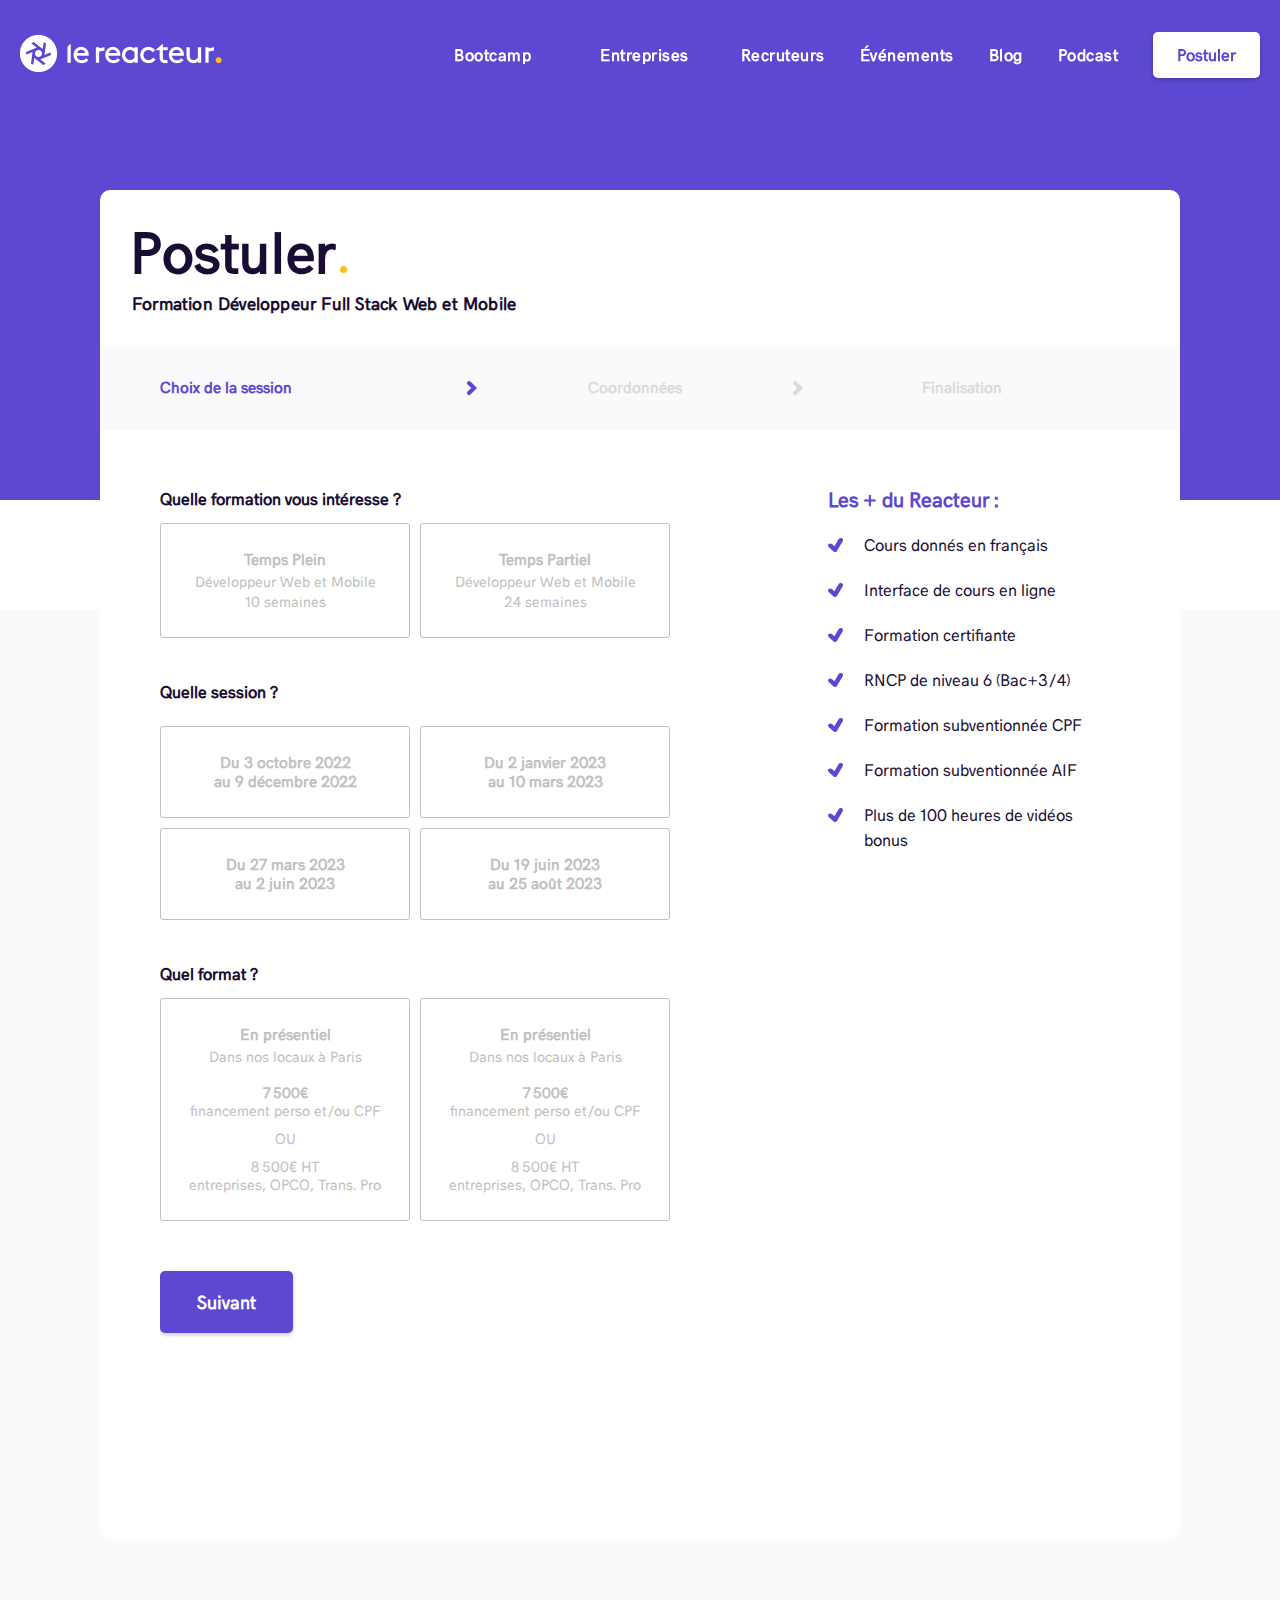
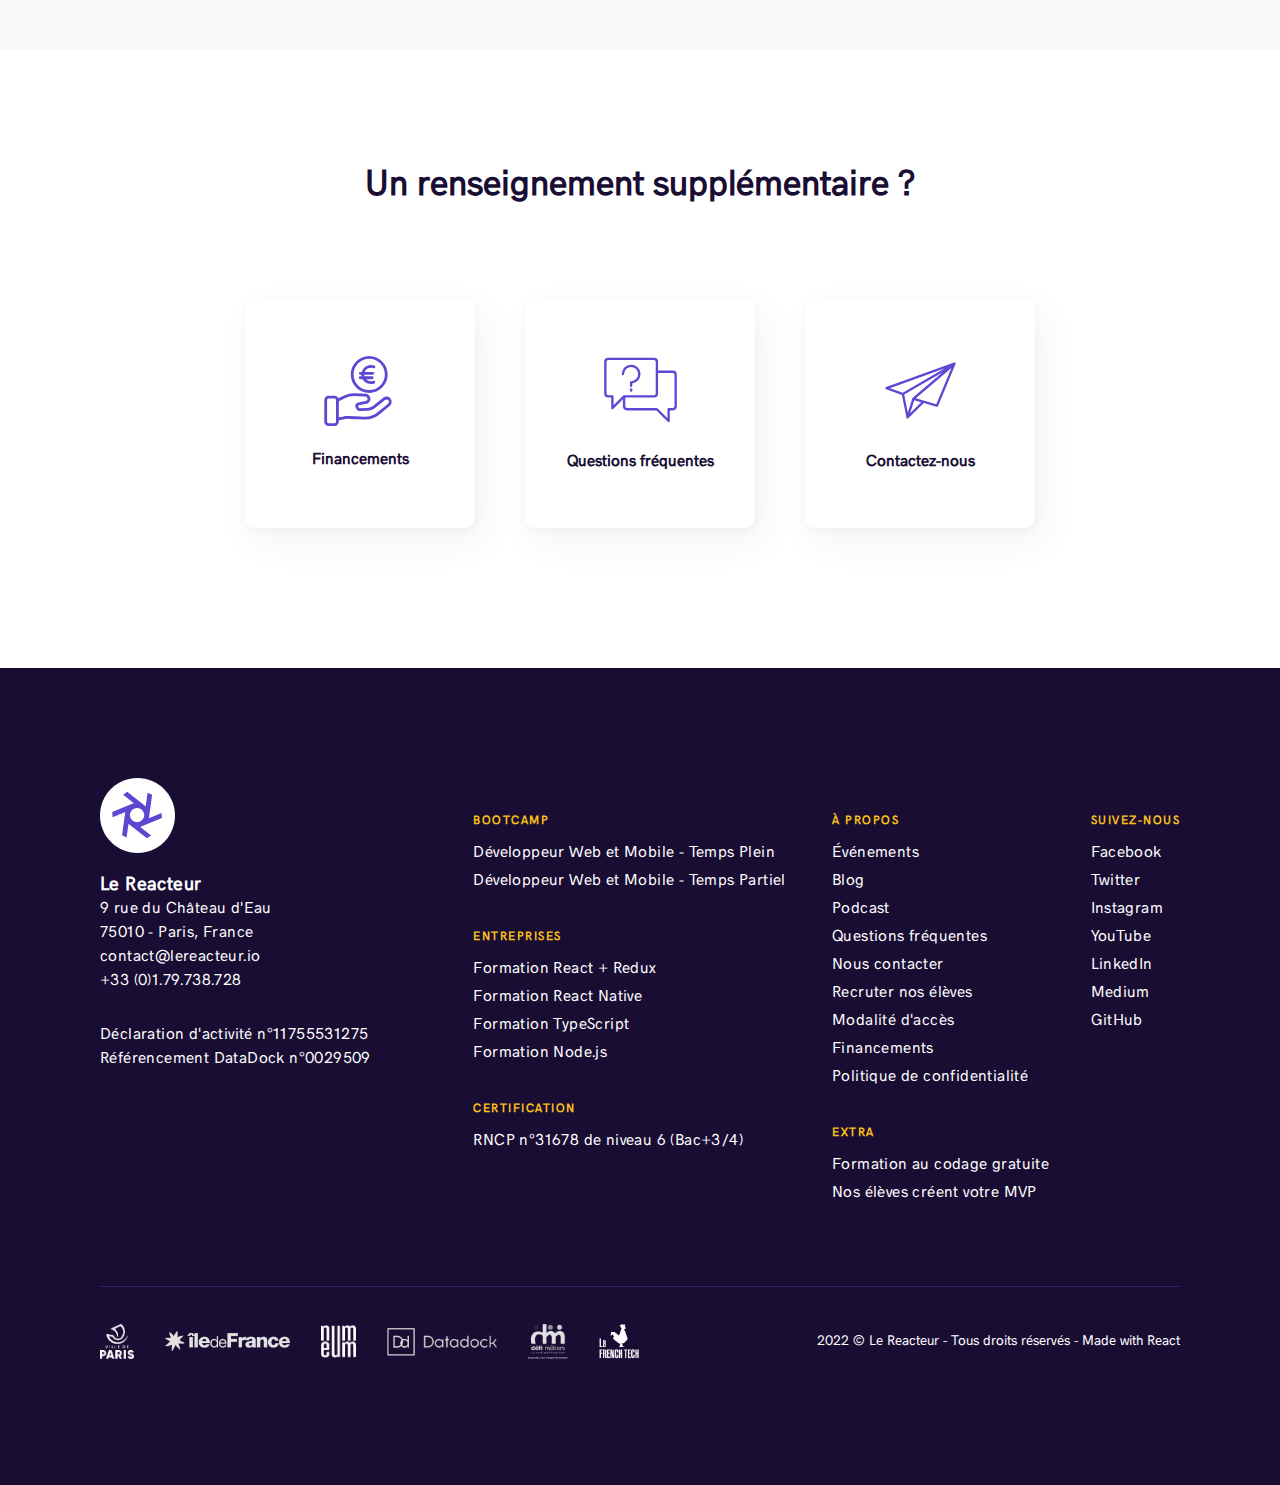
<file: apply.html>
<!DOCTYPE html>
<html lang="en">
  <head>
    <meta charset="UTF-8" />
    <meta http-equiv="X-UA-Compatible" content="IE=edge" />
    <meta name="viewport" content="width=device-width, initial-scale=1.0" />
    <link rel="stylesheet" href="css/main.css" />
    <title>Apply for one of our training sessions | The Reactor</title>
  </head>
  <body>
    <section class="header">
      <div class="header__container">
        <a href="/">
          <img
            src="assets/images/logo-le-reacteur-2.png"
            alt="Le Reacteur - Logo"
            class="logo logo2"
          />
          <img
            src="assets/images/logo-le-reacteur.png"
            alt="Le Reacteur - Logo"
            class="logo logo1"
          />
        </a>
        <div class="blank"></div>
        <div class="nav">
          <button class="bootcampBtn">
            <div class="nav__buttonItem">Bootcamp</div>
            <div data-placement="bottom" class="drop-menu">
              <li class="drop-menu__list">
                <a
                  aria-current="page"
                  class="drop-menu__link"
                  href="/bootcamp-javascript/formation-developpeur-web-mobile/"
                >
                  <p class="drop-menu__primaryText">
                    Développeur Web et Mobile
                  </p>
                  <p class="drop-menu__secondaryText">
                    <span><span>Temps plein</span> - 10 semaines</span>
                  </p>
                </a>
              </li>
              <li class="drop-menu__list">
                <a
                  class="drop-menu__link"
                  href="/bootcamp-javascript/formation-developpeur-web-mobile-temps-partiel/"
                  ><p class="drop-menu__primaryText">
                    Développeur Web et Mobile
                  </p>
                  <p class="drop-menu__secondaryText">
                    <span><span>Temps partiel </span>- 24 semaines </span>
                  </p></a
                >
              </li>
              <li class="drop-menu__list">
                <a
                  class="drop-menu__link"
                  href="/apprendre-a-coder-gratuitement/"
                  ><p class="drop-menu__primaryText">Préparation au Bootcamp</p>
                  <p class="drop-menu__secondaryText">
                    <span><span>Formation en ligne </span>- gratuite </span>
                  </p></a
                >
              </li>
            </div>
          </button>
          <button class="entprBtn">
            <a class="nav__link" href="/formations-professionnelles/"
              >Entreprises</a
            >
            <div data-placement="bottom" class="drop-menu enterprise-drop-menu">
              <li class="drop-menu__list">
                <a class="drop-menu__link" href="/formation/react-redux/"
                  ><p class="drop-menu__primaryText">Formation React + Redux</p>
                  <p class="drop-menu__secondaryText">
                    <span
                      ><span class="css-in3yi3">Temps plein </span>- 5 jours
                    </span>
                  </p></a
                >
              </li>
              <li class="drop-menu__list">
                <a class="drop-menu__link" href="/formation/react-native/"
                  ><p class="drop-menu__primaryText">Formation React Native</p>
                  <p class="drop-menu__secondaryText">
                    <span
                      ><span class="css-in3yi3">Temps plein </span>- 5 jours
                    </span>
                  </p></a
                >
              </li>
              <li class="drop-menu__list">
                <a class="drop-menu__link" href="/formation/typescript/"
                  ><p class="drop-menu__primaryText">Formation TypeScript</p>
                  <p class="drop-menu__secondaryText">
                    <span
                      ><span class="css-in3yi3">Temps plein </span>- 3 jours
                    </span>
                  </p></a
                >
              </li>
              <li class="drop-menu__list">
                <a class="drop-menu__link" href="/formation/node-js/"
                  ><p class="drop-menu__primaryText">Formation Node.js</p>
                  <p class="drop-menu__secondaryText">
                    <span
                      ><span class="css-in3yi3">Temps plein </span>- 3 jours
                    </span>
                  </p></a
                >
              </li>
            </div>
          </button>
          <a class="nav__link" href="/recruteurs/">Recruteurs</a>
          <a class="nav__link" href="/evenements/">Événements</a>
          <a class="nav__link" href="/blog/">Blog</a>
          <a class="nav__link" href="/podcast/">Podcast</a>
          <a class="nav__secondaryButton" href="/postuler">
            <span>Postuler</span>
          </a>
        </div>
        <button class="menu-btn">
          <div class="menu-btn__line"></div>
          <div class="menu-btn__line"></div>
          <div class="menu-btn__line"></div>
        </button>
        <div class="hamburger-menu">
          <div class="hamburger-menu__wrapper">
            <a class="nav__link" href="/recruteurs/">Bootcamp</a>
            <a class="nav__link" href="/recruteurs/">Entreprises</a>
            <a class="nav__link" href="/recruteurs/">Recruteurs</a>
            <a class="nav__link" href="/evenements/">Événements</a>
            <a class="nav__link" href="/blog/">Blog</a>
            <a class="nav__link" href="/podcast/">Podcast</a>
            <a class="nav__secondaryButton" href="/postuler">
              <span>Postuler</span>
            </a>
            <button class="close-menu-btn">
              <span>&times;</span>
            </button>
          </div>
        </div>
      </div>
    </section>

    <div id="" class="apply-layout1">
      <div></div>
    </div>

    <div class="apply-layout2"></div>

    <div class="apply-layout3">
      <div class="apply-layout3__container">
        <div class="apply-layout3__wrapper">
          <div class="apply-header">
            <div>
              <h1>Postuler</h1>
              <p>Formation Développeur Full Stack Web et Mobile</p>
            </div>
          </div>
          <div class="apply-form-menu">
            <button class="apply-menu-btn1">Choix de la session</button>
            <svg width="10" height="14" xmlns="http://www.w3.org/2000/svg">
              <path
                d="M.595956 3.41381l3.647463 3.58606-3.647463 3.58607c-.794608.78101-.794608 2.04704 0 2.82805C.992751 13.805 1.513672 14 2.034592 14c.520921 0 1.041842-.195 1.438637-.58601L10 6.99987 3.473229.58576c-.79359-.78101-2.083683-.78101-2.877273 0-.794608.78101-.794608 2.04704 0 2.82805z"
                fill="#5C48D3"
                fill-rule="evenodd"
              ></path>
            </svg>
            <button class="apply-menu-btn2">Coordonnées</button>
            <svg width="10" height="14" xmlns="http://www.w3.org/2000/svg">
              <path
                d="M.595956 3.41381l3.647463 3.58606-3.647463 3.58607c-.794608.78101-.794608 2.04704 0 2.82805C.992751 13.805 1.513672 14 2.034592 14c.520921 0 1.041842-.195 1.438637-.58601L10 6.99987 3.473229.58576c-.79359-.78101-2.083683-.78101-2.877273 0-.794608.78101-.794608 2.04704 0 2.82805z"
                fill="#DADADA"
                fill-rule="evenodd"
              ></path>
            </svg>
            <button class="apply-menu-btn3">Finalisation</button>
          </div>
          <div class="apply-form-container">
            <div class="apply-form-grid">
              <div class="form-layout">
                <div class="all-forms">
                  <form id="form1" class="apply-form">
                    <p class="apply-form__text1">
                      Quelle formation vous intéresse ?
                    </p>
                    <div class="training-form-group">
                      <div class="training-form-grid">
                        <div class="training-grid-1">Temps Plein<br /></div>
                        <div class="training-grid-2">
                          Développeur Web et Mobile
                        </div>
                        <div class="training-grid-3">10 semaines</div>
                      </div>
                      <div class="training-form-grid">
                        <div class="training-grid-1">Temps Partiel<br /></div>
                        <div class="training-grid-2">
                          Développeur Web et Mobile
                        </div>
                        <div class="training-grid-3">24 semaines</div>
                      </div>
                    </div>
                    <div>
                      <p class="form-question">Quelle session ?</p>
                      <div class="session-grid">
                        <div class="session-grid__item">
                          <div class="item-wrapper">
                            <div class="item-content">
                              Du 3 octobre 2022<br />
                              au 9 décembre 2022
                            </div>
                            <!-- <div class="css-1kj3kmp"></div>
                          <div class="css-13256gu"></div> -->
                          </div>
                        </div>
                        <div class="session-grid__item">
                          <div class="item-wrapper">
                            <div class="item-content">
                              Du 2 janvier 2023<br />
                              au 10 mars 2023
                            </div>
                            <!-- <div class="css-1kj3kmp"></div>
                          <div class="css-13256gu"></div> -->
                          </div>
                        </div>
                        <div class="session-grid__item">
                          <div class="item-wrapper">
                            <div class="item-content">
                              Du 27 mars 2023<br />
                              au 2 juin 2023
                            </div>
                            <!-- <div class="css-1kj3kmp"></div>
                          <div class="css-13256gu"></div> -->
                          </div>
                        </div>
                        <div class="session-grid__item">
                          <div class="item-wrapper">
                            <div class="item-content">
                              Du 19 juin 2023<br />
                              au 25 août 2023
                            </div>
                            <div class="css-1kj3kmp"></div>
                            <div class="css-13256gu"></div>
                          </div>
                        </div>
                      </div>
                    </div>
                    <div>
                      <p class="form-question">Quel format ?</p>
                      <div class="format-grid">
                        <div class="format-grid__item">
                          <div class="format-item-text1">
                            En présentiel<br />
                          </div>
                          <div class="format-item-text2">
                            Dans nos locaux à Paris
                          </div>
                          <div class="format-item-text3">
                            <div class="format-item-text3">
                              <div class="format-item-text4">
                                <div>7 500€</div>
                                <span
                                  >&nbsp;financement perso et/ou CPF&nbsp;</span
                                >
                              </div>
                            </div>
                            <div class="format-item-text5">OU</div>
                            <div class="format-item-text3">
                              <div>8 500€ HT</div>
                              <span
                                >&nbsp;entreprises, OPCO, Trans. Pro&nbsp;</span
                              >
                            </div>
                          </div>
                        </div>
                        <div class="format-grid__item">
                          <div class="format-item-text1">
                            En présentiel<br />
                          </div>
                          <div class="format-item-text2">
                            Dans nos locaux à Paris
                          </div>
                          <div class="format-item-text3">
                            <div class="format-item-text3">
                              <div class="format-item-text4">
                                <div>7 500€</div>
                                <span
                                  >&nbsp;financement perso et/ou CPF&nbsp;</span
                                >
                              </div>
                            </div>
                            <div class="format-item-text5">OU</div>
                            <div class="format-item-text3">
                              <div>8 500€ HT</div>
                              <span
                                >&nbsp;entreprises, OPCO, Trans. Pro&nbsp;</span
                              >
                            </div>
                          </div>
                        </div>
                      </div>
                    </div>
                    <button id="nextBtn1" class="apply-next-btn">
                      <span>Suivant</span>
                    </button>
                  </form>

                  <!-- Second form -->
                  <form action="#" id="form2" class="personal-info-form">
                    <div>
                      <div class="form__group1">
                        <div>
                          <div class="form__label">
                            <p class="label-name">Prénom&nbsp;</p>
                            <p class="label-required">*</p>
                          </div>
                          <input
                            type="text"
                            name="firstName"
                            class="form__input"
                          />
                        </div>
                        <div class="pd-45">
                          <div class="form__label">
                            <p class="label-name">Nom&nbsp;</p>
                            <p class="label-required">*</p>
                          </div>
                          <input
                            type="text"
                            name="lastName"
                            class="form__input"
                          />
                        </div>
                      </div>

                      <div class="form__group1 long-input">
                        <div>
                          <div class="form__label">
                            <p class="label-name">Date de naissance</p>
                          </div>
                          <input
                            type="text"
                            name="date"
                            placeholder="JJ/MM/AAAA"
                            class="form__input"
                          />
                        </div>
                      </div>
                      <div class="form__group1">
                        <div>
                          <div class="form__label">
                            <p class="label-name">Email&nbsp;</p>
                          </div>
                          <input type="text" name="email" class="form__input" />
                        </div>
                        <div class="pd-45">
                          <div class="form__label">
                            <p class="label-name">Téléphone&nbsp;</p>
                          </div>
                          <input
                            type="text"
                            name="telephone"
                            class="form__input"
                          />
                        </div>
                      </div>
                    </div>
                    <div class="next-prev-btn">
                      <button id="prevBtn1" type="button" class="form-prev-btn">
                        <svg
                          width="15"
                          height="10"
                          xmlns="http://www.w3.org/2000/svg"
                          class="css-1sylyko"
                        >
                          <path
                            d="M1.5 4.5h9M1.5 4.5l3-3M4.5 7.5l-3-3"
                            stroke="#5C48D3"
                            stroke-width="2"
                            fill="none"
                            fill-rule="evenodd"
                            stroke-linecap="round"
                          ></path>
                        </svg>
                        Précédent
                      </button>
                      <button id="nextBtn2" class="form-next-btn">
                        <span>Suivant</span>
                      </button>
                    </div>
                  </form>

                  <!-- Second form ends -->

                  <!-- Third form -->
                  <form action="#" id="form3" class="extra-info-form">
                    <p class="form3-primary-text">
                      Êtes-vous inscrit(e)s à Pôle Emploi ?
                    </p>
                    <p class="form3-secondary-text">
                      Nous aimerions savoir si vous êtes potentiellement
                      éligible à un financement.
                    </p>
                    <div class="form3-choice-box">
                      <div class="choice-1">Oui</div>
                      <div class="choice-2">Non</div>
                    </div>
                    <div>
                      <p class="form3-primary-text">
                        Quel est votre identifiant Pôle Emploi ?
                      </p>
                      <p class="form3-secondary-text">
                        Nous aimerions savoir si vous êtes potentiellement
                        éligible à un financement.
                      </p>
                      <input name="question2" class="form__input" value="" />
                    </div>
                    <p class="form3-primary-text">
                      Quel est votre code postal ?
                    </p>
                    <input
                      type="text"
                      pattern="[0-9]{5}"
                      name="question3"
                      class="form__input"
                      value=""
                    />
                    <p class="form3-primary-text">
                      Pourquoi souhaitez-vous suivre une formation de ce type ?
                    </p>
                    <p class="form3-secondary-text">
                      Expliquez-nous votre intérêt pour cette formation, nous
                      sommes curieux d'en savoir plus sur votre motivation.
                    </p>
                    <textarea
                      type="why"
                      name="why"
                      class="form__textarea"
                    ></textarea>
                    <p class="form3-primary-text">
                      Êtes-vous en situation de handicap ?
                    </p>
                    <p class="form3-secondary-text">
                      Nous vérifierons ensemble comment vous proposer
                      l'accompagnement le plus adapté possible.
                    </p>
                    <div class="form3-choice-box">
                      <div class="choice-1">Oui</div>
                      <div class="choice-2">Non</div>
                    </div>
                    <div class="form3-terms">
                      <input
                        name="optIn"
                        id="optIn"
                        type="checkbox"
                        class="terms-checkbox"
                        value=""
                      />
                      <p class="form3-secondary-text">
                        <label for="optIn"
                          >J'accepte que Le Reacteur me recontacte par
                          mail.</label
                        >
                      </p>
                    </div>
                    <div class="next-prev-btn">
                      <button id="prevBtn3" type="button" class="form-prev-btn">
                        <svg
                          width="15"
                          height="10"
                          xmlns="http://www.w3.org/2000/svg"
                          class="css-1sylyko"
                        >
                          <path
                            d="M1.5 4.5h9M1.5 4.5l3-3M4.5 7.5l-3-3"
                            stroke="#5C48D3"
                            stroke-width="2"
                            fill="none"
                            fill-rule="evenodd"
                            stroke-linecap="round"
                          ></path>
                        </svg>
                        Précédent</button
                      ><button class="form-next-btn" type="submit">
                        <span>Envoyer</span>
                      </button>
                    </div>
                  </form>
                  <!-- Third form Ends -->
                </div>
              </div>

              <div class="pluspoint">
                <div class="pluspoint__wrapper">
                  <h2 class="pluspoint__header">
                    <p>Les + du Reacteur :</p>
                  </h2>
                  <div class="pluspoint__item">
                    <div class="pluspoint__tick">
                      <svg
                        width="15"
                        height="14"
                        xmlns="http://www.w3.org/2000/svg"
                      >
                        <path
                          d="M13.8133628.27203668c-1.1157535-.57931165-2.5211183-.20243604-3.1384173.83666385L6.39077522 8.30379434 3.93888673 6.01562099c-.90114113-.84097101-2.36188975-.84097101-3.26303088 0-.90114113.840971-.90114113 2.20418393 0 3.04515493l4.6153195 4.30714988C5.72732304 13.7760282 6.31577628 14 6.92269079 14c.10615235 0 .21345853-.0064607.31961087-.0215357.71652836-.0936806 1.34536564-.4953223 1.69728375-1.0864786l5.76914939-9.69108713c.6196066-1.04017669.2180738-2.35062703-.895372-2.9288619z"
                          fill="#5C48D3"
                          fill-rule="evenodd"
                        ></path>
                      </svg>
                    </div>
                    <div class="pluspoint__text">
                      <h3 class="">Cours donnés en français</h3>
                    </div>
                  </div>
                  <div class="pluspoint__item">
                    <div class="pluspoint__tick">
                      <svg
                        width="15"
                        height="14"
                        xmlns="http://www.w3.org/2000/svg"
                      >
                        <path
                          d="M13.8133628.27203668c-1.1157535-.57931165-2.5211183-.20243604-3.1384173.83666385L6.39077522 8.30379434 3.93888673 6.01562099c-.90114113-.84097101-2.36188975-.84097101-3.26303088 0-.90114113.840971-.90114113 2.20418393 0 3.04515493l4.6153195 4.30714988C5.72732304 13.7760282 6.31577628 14 6.92269079 14c.10615235 0 .21345853-.0064607.31961087-.0215357.71652836-.0936806 1.34536564-.4953223 1.69728375-1.0864786l5.76914939-9.69108713c.6196066-1.04017669.2180738-2.35062703-.895372-2.9288619z"
                          fill="#5C48D3"
                          fill-rule="evenodd"
                        ></path>
                      </svg>
                    </div>
                    <div class="pluspoint__text">
                      <h3 class="">Interface de cours en ligne</h3>
                    </div>
                  </div>
                  <div class="pluspoint__item">
                    <div class="pluspoint__tick">
                      <svg
                        width="15"
                        height="14"
                        xmlns="http://www.w3.org/2000/svg"
                      >
                        <path
                          d="M13.8133628.27203668c-1.1157535-.57931165-2.5211183-.20243604-3.1384173.83666385L6.39077522 8.30379434 3.93888673 6.01562099c-.90114113-.84097101-2.36188975-.84097101-3.26303088 0-.90114113.840971-.90114113 2.20418393 0 3.04515493l4.6153195 4.30714988C5.72732304 13.7760282 6.31577628 14 6.92269079 14c.10615235 0 .21345853-.0064607.31961087-.0215357.71652836-.0936806 1.34536564-.4953223 1.69728375-1.0864786l5.76914939-9.69108713c.6196066-1.04017669.2180738-2.35062703-.895372-2.9288619z"
                          fill="#5C48D3"
                          fill-rule="evenodd"
                        ></path>
                      </svg>
                    </div>
                    <div class="pluspoint__text">
                      <h3 class="">Formation certifiante</h3>
                    </div>
                  </div>
                  <div class="pluspoint__item">
                    <div class="pluspoint__tick">
                      <svg
                        width="15"
                        height="14"
                        xmlns="http://www.w3.org/2000/svg"
                      >
                        <path
                          d="M13.8133628.27203668c-1.1157535-.57931165-2.5211183-.20243604-3.1384173.83666385L6.39077522 8.30379434 3.93888673 6.01562099c-.90114113-.84097101-2.36188975-.84097101-3.26303088 0-.90114113.840971-.90114113 2.20418393 0 3.04515493l4.6153195 4.30714988C5.72732304 13.7760282 6.31577628 14 6.92269079 14c.10615235 0 .21345853-.0064607.31961087-.0215357.71652836-.0936806 1.34536564-.4953223 1.69728375-1.0864786l5.76914939-9.69108713c.6196066-1.04017669.2180738-2.35062703-.895372-2.9288619z"
                          fill="#5C48D3"
                          fill-rule="evenodd"
                        ></path>
                      </svg>
                    </div>
                    <div class="pluspoint__text">
                      <h3 class="">RNCP de niveau 6 (Bac+3/4)</h3>
                    </div>
                  </div>
                  <div class="pluspoint__item">
                    <div class="pluspoint__tick">
                      <svg
                        width="15"
                        height="14"
                        xmlns="http://www.w3.org/2000/svg"
                      >
                        <path
                          d="M13.8133628.27203668c-1.1157535-.57931165-2.5211183-.20243604-3.1384173.83666385L6.39077522 8.30379434 3.93888673 6.01562099c-.90114113-.84097101-2.36188975-.84097101-3.26303088 0-.90114113.840971-.90114113 2.20418393 0 3.04515493l4.6153195 4.30714988C5.72732304 13.7760282 6.31577628 14 6.92269079 14c.10615235 0 .21345853-.0064607.31961087-.0215357.71652836-.0936806 1.34536564-.4953223 1.69728375-1.0864786l5.76914939-9.69108713c.6196066-1.04017669.2180738-2.35062703-.895372-2.9288619z"
                          fill="#5C48D3"
                          fill-rule="evenodd"
                        ></path>
                      </svg>
                    </div>
                    <div class="pluspoint__text">
                      <h3 class="">Formation subventionnée CPF</h3>
                    </div>
                  </div>
                  <div class="pluspoint__item">
                    <div class="pluspoint__tick">
                      <svg
                        width="15"
                        height="14"
                        xmlns="http://www.w3.org/2000/svg"
                      >
                        <path
                          d="M13.8133628.27203668c-1.1157535-.57931165-2.5211183-.20243604-3.1384173.83666385L6.39077522 8.30379434 3.93888673 6.01562099c-.90114113-.84097101-2.36188975-.84097101-3.26303088 0-.90114113.840971-.90114113 2.20418393 0 3.04515493l4.6153195 4.30714988C5.72732304 13.7760282 6.31577628 14 6.92269079 14c.10615235 0 .21345853-.0064607.31961087-.0215357.71652836-.0936806 1.34536564-.4953223 1.69728375-1.0864786l5.76914939-9.69108713c.6196066-1.04017669.2180738-2.35062703-.895372-2.9288619z"
                          fill="#5C48D3"
                          fill-rule="evenodd"
                        ></path>
                      </svg>
                    </div>
                    <div class="pluspoint__text">
                      <h3 class="">Formation subventionnée AIF</h3>
                    </div>
                  </div>
                  <div class="pluspoint__item">
                    <div class="pluspoint__tick">
                      <svg
                        width="15"
                        height="14"
                        xmlns="http://www.w3.org/2000/svg"
                      >
                        <path
                          d="M13.8133628.27203668c-1.1157535-.57931165-2.5211183-.20243604-3.1384173.83666385L6.39077522 8.30379434 3.93888673 6.01562099c-.90114113-.84097101-2.36188975-.84097101-3.26303088 0-.90114113.840971-.90114113 2.20418393 0 3.04515493l4.6153195 4.30714988C5.72732304 13.7760282 6.31577628 14 6.92269079 14c.10615235 0 .21345853-.0064607.31961087-.0215357.71652836-.0936806 1.34536564-.4953223 1.69728375-1.0864786l5.76914939-9.69108713c.6196066-1.04017669.2180738-2.35062703-.895372-2.9288619z"
                          fill="#5C48D3"
                          fill-rule="evenodd"
                        ></path>
                      </svg>
                    </div>
                    <div class="pluspoint__text">
                      <h3 class="">Plus de 100 heures de vidéos bonus</h3>
                    </div>
                  </div>
                </div>
              </div>
            </div>
          </div>
        </div>
      </div>
    </div>

    <section id="" class="additional-info">
      <div class="additional-info__container">
        <div class="additional-info__wrapper">
          <span class="additional-header"
            >Un renseignement supplémentaire ?</span
          >
          <div class="additional-info__grid">
            <div class="additonal-grid-item">
              <a class="additional-wrapper-link" href="/financements"
                ><div class="additional-image-wrapper">
                  <svg
                    class=""
                    xmlns="http://www.w3.org/2000/svg"
                    width="70"
                    height="70"
                    x="0"
                    y="0"
                    viewBox="0 0 496 496"
                  >
                    <g>
                      <g xmlns="http://www.w3.org/2000/svg">
                        <g>
                          <path
                            d="M327.448,0c-72.1,0-130.8,58.7-130.8,130.8s58.7,130.9,130.8,130.9s130.8-58.7,130.8-130.8S399.548,0,327.448,0z     M327.548,241.7c-61.2,0-110.9-49.6-110.9-110.8c0,0,0,0,0-0.1c0.1-61.1,49.6-110.7,110.8-110.8c61.2,0,110.9,49.6,110.9,110.8    S388.748,241.7,327.548,241.7z"
                            fill="#5c48d3"
                          ></path>
                        </g>
                      </g>
                      <g xmlns="http://www.w3.org/2000/svg">
                        <g>
                          <path
                            d="M356.848,175.3c0,0,0,0-0.1,0c-17.6,6.8-37.6,2.6-50.9-10.8c-0.2-0.2-0.4-0.6-0.6-0.6h42.2c5.5,0,10-4.5,10-10    s-4.5-10-10-10h-53.7c-1.1-3.6-1.7-7.3-1.8-11h60.8c5.5,0,10-4.5,10-10s-4.5-10-10-10h-57.2c2.3-5.9,5.9-11.3,10.4-15.7    c13.3-13.4,33.3-17.6,50.9-10.8c5.2,2,11-0.6,12.9-5.8c1.9-5.1-0.6-10.9-5.7-12.9c-25-9.6-53.3-3.6-72.2,15.4    c-8.4,8.2-14.4,18.5-17.4,29.9h-10.4c-5.5,0-10,4.5-10,10s4.5,10,10,10h8c0.2,3.7,0.6,7.4,1.3,11h-9.5c-5.5,0-10,4.5-10,10    s4.5,10,10,10h16.6c3.1,5.3,6.9,10.3,11.2,14.7c18.9,19,47.3,25,72.3,15.3c5.2-2,7.7-7.8,5.8-12.9    C367.748,175.9,361.948,173.4,356.848,175.3z"
                            fill="#5c48d3"
                          ></path>
                        </g>
                      </g>
                      <g xmlns="http://www.w3.org/2000/svg">
                        <g>
                          <path
                            d="M479.048,302.4c-0.2-0.5-0.5-0.9-0.8-1.3c-12.9-15.9-36.2-18.3-52.2-5.4c-20,16.3-49.1,39.8-68,55.1    c-13.3,10.7-29.7,16.8-46.8,17.4l-51.2,1.7c-2.1,0.1-4-1-5.1-2.7l-5.7-9.8c-1-1.6-1.1-3.5-0.3-5.2c0.8-1.7,2.3-2.9,4.1-3.2    l52.9-10c18.6-3.5,31.6-21.1,29.5-40.2c-2-18.4-17.6-32.2-36-32.2c-0.5,0-1.1,0-1.8,0l-70.7-2.9c-28.2-1-52.4,4.4-80.7,18.1    l-37,17.9c-5.2-10.8-16.1-17.7-28.1-17.7h-40.9c-17.1-0.1-31,13.7-31.1,30.8v152.3c0.1,17.1,14,30.9,31.1,30.9h40.9    c17.1,0,30.9-13.8,31-30.9v-10.3l39.3-7.2c12.7-1.9,20.7-2.6,34.2-2l107.5,5c38.7,1.7,76.6-11.1,106.3-35.9l74.5-61.8l0.1-0.1    C488.948,340.1,491.148,317.8,479.048,302.4z M92.148,465.1c0,6-4.9,10.9-10.9,10.9h-41.2c-6,0-10.9-4.9-10.9-10.9V312.9    c0-6,4.9-10.9,10.9-10.9h41.2c6,0,10.9,4.9,10.9,10.9V465.1z M461.148,337.5l-74.4,61.7c-25.9,21.6-59,32.7-92.7,31.3l-107.5-5    c-15.1-0.7-24.3,0.2-38.2,2.2c-0.1,0-0.2,0-0.3,0.1l-35.9,6.6v-114l42.8-20.7c25.2-12.2,46.5-17,71.2-16.1l71.2,2.9    c0.4,0,0.9,0,1.3,0c0.1,0,0.5,0,0.8,0c8.2,0.1,15.2,6.2,16.2,14.4c1,8.6-4.8,16.6-13.3,18.3l-52.9,10c-13.9,2.6-23,16.1-20.4,30    c0.6,2.9,1.6,5.7,3.1,8.2l5.7,9.7c4.8,8.1,13.6,12.9,23,12.6l51.2-1.7c21.4-0.8,42-8.5,58.7-21.8c18.9-15.3,48.1-38.8,68.1-55.1    c7.2-5.6,17.5-4.7,23.6,2.1c0.2,0.4,0.5,0.8,0.8,1.2C468.948,321.3,468.048,331.7,461.148,337.5z"
                            fill="#5c48d3"
                          ></path>
                        </g>
                      </g>
                      <g xmlns="http://www.w3.org/2000/svg"></g>
                      <g xmlns="http://www.w3.org/2000/svg"></g>
                      <g xmlns="http://www.w3.org/2000/svg"></g>
                      <g xmlns="http://www.w3.org/2000/svg"></g>
                      <g xmlns="http://www.w3.org/2000/svg"></g>
                      <g xmlns="http://www.w3.org/2000/svg"></g>
                      <g xmlns="http://www.w3.org/2000/svg"></g>
                      <g xmlns="http://www.w3.org/2000/svg"></g>
                      <g xmlns="http://www.w3.org/2000/svg"></g>
                      <g xmlns="http://www.w3.org/2000/svg"></g>
                      <g xmlns="http://www.w3.org/2000/svg"></g>
                      <g xmlns="http://www.w3.org/2000/svg"></g>
                      <g xmlns="http://www.w3.org/2000/svg"></g>
                      <g xmlns="http://www.w3.org/2000/svg"></g>
                      <g xmlns="http://www.w3.org/2000/svg"></g>
                    </g>
                  </svg>
                </div>
                <p class="additional-text">Financements</p></a
              >
            </div>
            <div class="additonal-grid-item">
              <a class="additional-wrapper-link" href="/faq/"
                ><div class="additional-image-wrapper">
                  <svg
                    xmlns="http://www.w3.org/2000/svg"
                    class=""
                    width="75"
                    height="75"
                    x="0"
                    y="0"
                    viewBox="0 0 512 512"
                  >
                    <g>
                      <g xmlns="http://www.w3.org/2000/svg">
                        <path
                          d="m476 120h-100v-60a28.031 28.031 0 0 0 -28-28h-312a28.031 28.031 0 0 0 -28 28v216a28.031 28.031 0 0 0 28 28h20v72a8 8 0 0 0 13.66 5.66l66.34-66.35v48.69a28.031 28.031 0 0 0 28 28h200.69l77.65 77.66a8 8 0 0 0 13.66-5.66v-72h20a28.031 28.031 0 0 0 28-28v-216a28.031 28.031 0 0 0 -28-28zm-332 168a8.008 8.008 0 0 0 -5.66 2.34l-66.34 66.35v-60.69a8 8 0 0 0 -8-8h-28a12.01 12.01 0 0 1 -12-12v-216a12.01 12.01 0 0 1 12-12h312a12.01 12.01 0 0 1 12 12v216a12.01 12.01 0 0 1 -12 12zm344 76a12.01 12.01 0 0 1 -12 12h-28a8 8 0 0 0 -8 8v60.69l-66.34-66.35a8.008 8.008 0 0 0 -5.66-2.34h-204a12.01 12.01 0 0 1 -12-12v-60h196a28.031 28.031 0 0 0 28-28v-140h100a12.01 12.01 0 0 1 12 12z"
                          fill="#5c48d3"
                        ></path>
                        <path
                          d="m136 152a8 8 0 0 0 8-8 48 48 0 1 1 48 48 8 8 0 0 0 -8 8v24a8 8 0 0 0 16 0v-16.5a64 64 0 1 0 -72-63.5 8 8 0 0 0 8 8z"
                          fill="#5c48d3"
                        ></path>
                        <path
                          d="m192 240a8 8 0 0 0 -8 8v8a8 8 0 0 0 16 0v-8a8 8 0 0 0 -8-8z"
                          fill="#5c48d3"
                        ></path>
                      </g>
                    </g>
                  </svg>
                </div>
                <p class="additional-text">Questions fréquentes</p></a
              >
            </div>
            <div class="additonal-grid-item">
              <a class="additional-wrapper-link" href="/contact/"
                ><div class="additional-image-wrapper">
                  <svg
                    xmlns="http://www.w3.org/2000/svg"
                    class=""
                    width="75"
                    height="75"
                    x="0"
                    y="0"
                    viewBox="0 0 64 64"
                  >
                    <g transform="matrix(1,0,0,1,0,1.4210854715202004e-14)">
                      <g xmlns="http://www.w3.org/2000/svg" id="Send">
                        <path
                          d="m61.724 8.31a1 1 0 0 0 -1.064-.25l-58 21a1 1 0 0 0 0 1.882l13.47 4.809 3.89 19.449a1 1 0 0 0 .927.8h.053a.992.992 0 0 0 .679-.281c.008-.005 13.142-13.029 13.142-13.029l10.892 3.268a1 1 0 0 0 1.21-.573l15-36a1 1 0 0 0 -.199-1.075zm-8.939 4.728-35.885 20.862-10.945-3.906zm-31.572 37.928-3.092-15.461 32.779-19.057-25.549 21.791a1.845 1.845 0 0 0 -.306.463zm1.944.483 3.5-11.207 5.981 1.794zm22.267-7.666-17.378-5.213 30.329-25.87z"
                          fill="#5c48d3"
                        ></path>
                      </g>
                    </g>
                  </svg>
                </div>
                <p class="additional-text">Contactez-nous</p></a
              >
            </div>
          </div>
        </div>
      </div>
    </section>

    <section class="footer">
      <div class="footer__container">
        <div>
          <div class="footer__upper">
            <div class="footer__upperLeft">
              <svg
                class="footer__logo"
                viewBox="0 0 92 92"
                xmlns="http://www.w3.org/2000/svg"
              >
                <g fill="none" fill-rule="evenodd">
                  <path
                    d="M90.8315333 56.5369881C98.2732146 22.9686635 69.0308448-6.27817768 35.4634102 1.17026095 18.3546512 4.9871106 4.99235941 18.3463593 1.17194819 35.4539134-6.28362334 69.0274467 22.9743729 98.2847053 56.5470164 90.8275855 73.6552163 87.0076606 87.0149775 73.64553 90.8315333 56.5369881z"
                    fill="#FFF"
                  ></path>
                  <path
                    d="M51.328338 59.3300521L76 49.1991893l-.4613778-6.239722-15.6472498 6.4273306c.1875699-.709252.3227956-1.431554.4045664-2.1609728l3.6359326-26.5292414-5.5830158-2.7237985-2.3120537 16.9056167c-.4380135-.441841-.9025651-.8560579-1.3910197-1.2403011L33.4241244 17l-5.1285243 3.522872 13.3455254 10.4661263c-.7051683.189719-1.395635.4312439-2.0658708.7226404L15 41.8042849l.4596563 6.2379849 15.6506928-6.4273306c-.1868137.704722-.3220336 1.4223478-.4045664 2.1470759l-3.6290463 26.5431383 5.5830158 2.7237985 2.3120537-16.9056166c.4375736.4423129.902155.8565564 1.3910197 1.2403011L57.5758756 74l5.1268027-3.522872-13.3472469-10.4678634c.6727107-.1790943 1.3319975-.406067 1.9729066-.6792125zm-5.8274772-22.6398379c4.8224108 0 8.7317472 3.9446643 8.7317472 8.8106544 0 4.86599-3.9093364 8.8106543-8.7317472 8.8106543-4.8224109 0-8.7317473-3.9446643-8.7317473-8.8106543.004745-4.8640055 3.9113033-8.8058665 8.7317473-8.8106544z"
                    fill="#5C47D3"
                    fill-rule="nonzero"
                  ></path>
                </g>
              </svg>
              <ul class="footer__leftLists">
                <li class="footer__boldList">Le Reacteur</li>
                <li>9 rue du Château d'Eau</li>
                <li>75010 - Paris, France</li>
                <li>
                  <span
                    class="footer__email"
                    style="unicode-bidi: bidi-override; direction: ltr"
                    >contact@lereacteur.io</span
                  >
                </li>
                <li>
                  <a href="tel:+33179738728" class="footer__number"
                    >+33 (0)1.79.738.728</a
                  >
                </li>
                <li class="footer__coordinates">
                  Déclaration d'activité n°11755531275
                </li>
                <li>Référencement DataDock n°0029509</li>
              </ul>
            </div>
            <div class="footer__upperRight">
              <div>
                <div class="footer__upperRightItem">
                  <p class="footer-header">Bootcamp</p>
                  <div class="footer-item">
                    <a
                      class="itemLink"
                      href="/bootcamp-javascript/formation-developpeur-web-mobile/"
                      >Développeur Web et Mobile - Temps Plein</a
                    ><a
                      class="itemLink"
                      href="/bootcamp-javascript/formation-developpeur-web-mobile-temps-partiel/"
                      >Développeur Web et Mobile - Temps Partiel</a
                    >
                  </div>
                </div>
                <div class="footer__upperRightItem">
                  <p class="footer-header">Entreprises</p>
                  <div class="footer-item">
                    <a class="itemLink" href="/formation/react-redux/"
                      >Formation React + Redux</a
                    ><a class="itemLink" href="/formation/react-native/"
                      >Formation React Native</a
                    ><a class="itemLink" href="/formation/typescript/"
                      >Formation TypeScript</a
                    ><a class="itemLink" href="/formation/node-js/"
                      >Formation Node.js</a
                    >
                  </div>
                </div>
                <div class="footer__upperRightItem">
                  <p class="footer-header">Certification</p>
                  <div class="footer-item">
                    <a
                      class="itemLink"
                      href="/titre-rncp-concepteur-developpeur-d-applications"
                      >RNCP n°31678 de niveau 6 (Bac+3/4)</a
                    >
                  </div>
                </div>
              </div>
              <div>
                <div class="footer__upperRightItem">
                  <p class="footer-header">À Propos</p>
                  <div class="footer-item">
                    <a class="itemLink" href="/evenements/">Événements</a
                    ><a class="itemLink" href="/blog/">Blog</a
                    ><a class="itemLink" href="/podcast/">Podcast</a
                    ><a class="itemLink" href="/faq/">Questions fréquentes</a
                    ><a aria-current="page" class="itemLink" href="/contact/"
                      >Nous contacter</a
                    ><a class="itemLink" href="/recruteurs/"
                      >Recruter nos élèves</a
                    ><a class="itemLink" href="/modalites-d-acces/"
                      >Modalité d'accès</a
                    ><a class="itemLink" href="/financements/">Financements</a
                    ><a class="itemLink" href="/politique-de-confidentialite/"
                      >Politique de confidentialité</a
                    >
                  </div>
                </div>
                <div class="footer__upperRightItem">
                  <p class="footer-header">Extra</p>
                  <div class="footer-item">
                    <a class="itemLink" href="/apprendre-a-coder-gratuitement/"
                      >Formation au codage gratuite</a
                    ><a class="itemLink" href="/produit-minimum-viable-gratuit"
                      >Nos élèves créent votre MVP</a
                    >
                  </div>
                </div>
              </div>
              <div>
                <div class="footer__upperRightItem">
                  <p class="footer-header">Suivez-nous</p>
                  <div class="footer-item">
                    <a
                      href="https://www.facebook.com/LeReacteurIO/"
                      rel="noopener noreferrer"
                      class="itemLink"
                      >Facebook</a
                    ><a
                      href="https://twitter.com/lereacteurIO"
                      rel="noopener noreferrer"
                      class="itemLink"
                      >Twitter</a
                    ><a
                      href="https://www.instagram.com/lereacteur.io/"
                      rel="noopener noreferrer"
                      class="itemLink"
                      >Instagram</a
                    ><a
                      href="https://www.youtube.com/channel/UCZiSHyumY80PJWHUr9jiDvQ"
                      rel="noopener noreferrer"
                      class="itemLink"
                      >YouTube</a
                    ><a
                      href="https://www.linkedin.com/school/le-reacteur/"
                      rel="noopener noreferrer"
                      class="itemLink"
                      >LinkedIn</a
                    ><a
                      href="https://medium.com/le-reacteur"
                      rel="noopener noreferrer"
                      class="itemLink"
                      >Medium</a
                    ><a
                      href="https://github.com/LeReacteur"
                      rel="noopener noreferrer"
                      class="itemLink"
                      >GitHub</a
                    >
                  </div>
                </div>
              </div>
            </div>
          </div>
          <div class="footer__lower">
            <div class="footer__lowerLeft">
              <img
                width="auto"
                height="35"
                src="[data-uri]"
                alt="Logo Ville de Paris"
              /><img
                width="auto"
                height="20"
                src="[data-uri]"
                alt="Logo Île de France"
              /><img
                width="auto"
                height="35"
                src="[data-uri]"
                alt="Logo Numeum"
              /><img
                width="auto"
                height="43"
                src="[data-uri]"
                alt="Logo Datadock"
              /><img
                width="auto"
                height="35"
                src="[data-uri]"
                alt="Logo Défi Métiers"
              /><img
                width="auto"
                height="35"
                src="[data-uri]"
                alt="Logo La French Tech"
              />
            </div>
            <p class="footer__lowerRight">
              2022 © Le Reacteur - Tous droits réservés - Made with React
            </p>
          </div>
        </div>
      </div>
    </section>
  </body>

  <script src="js/script.js"></script>
</html>
</file>
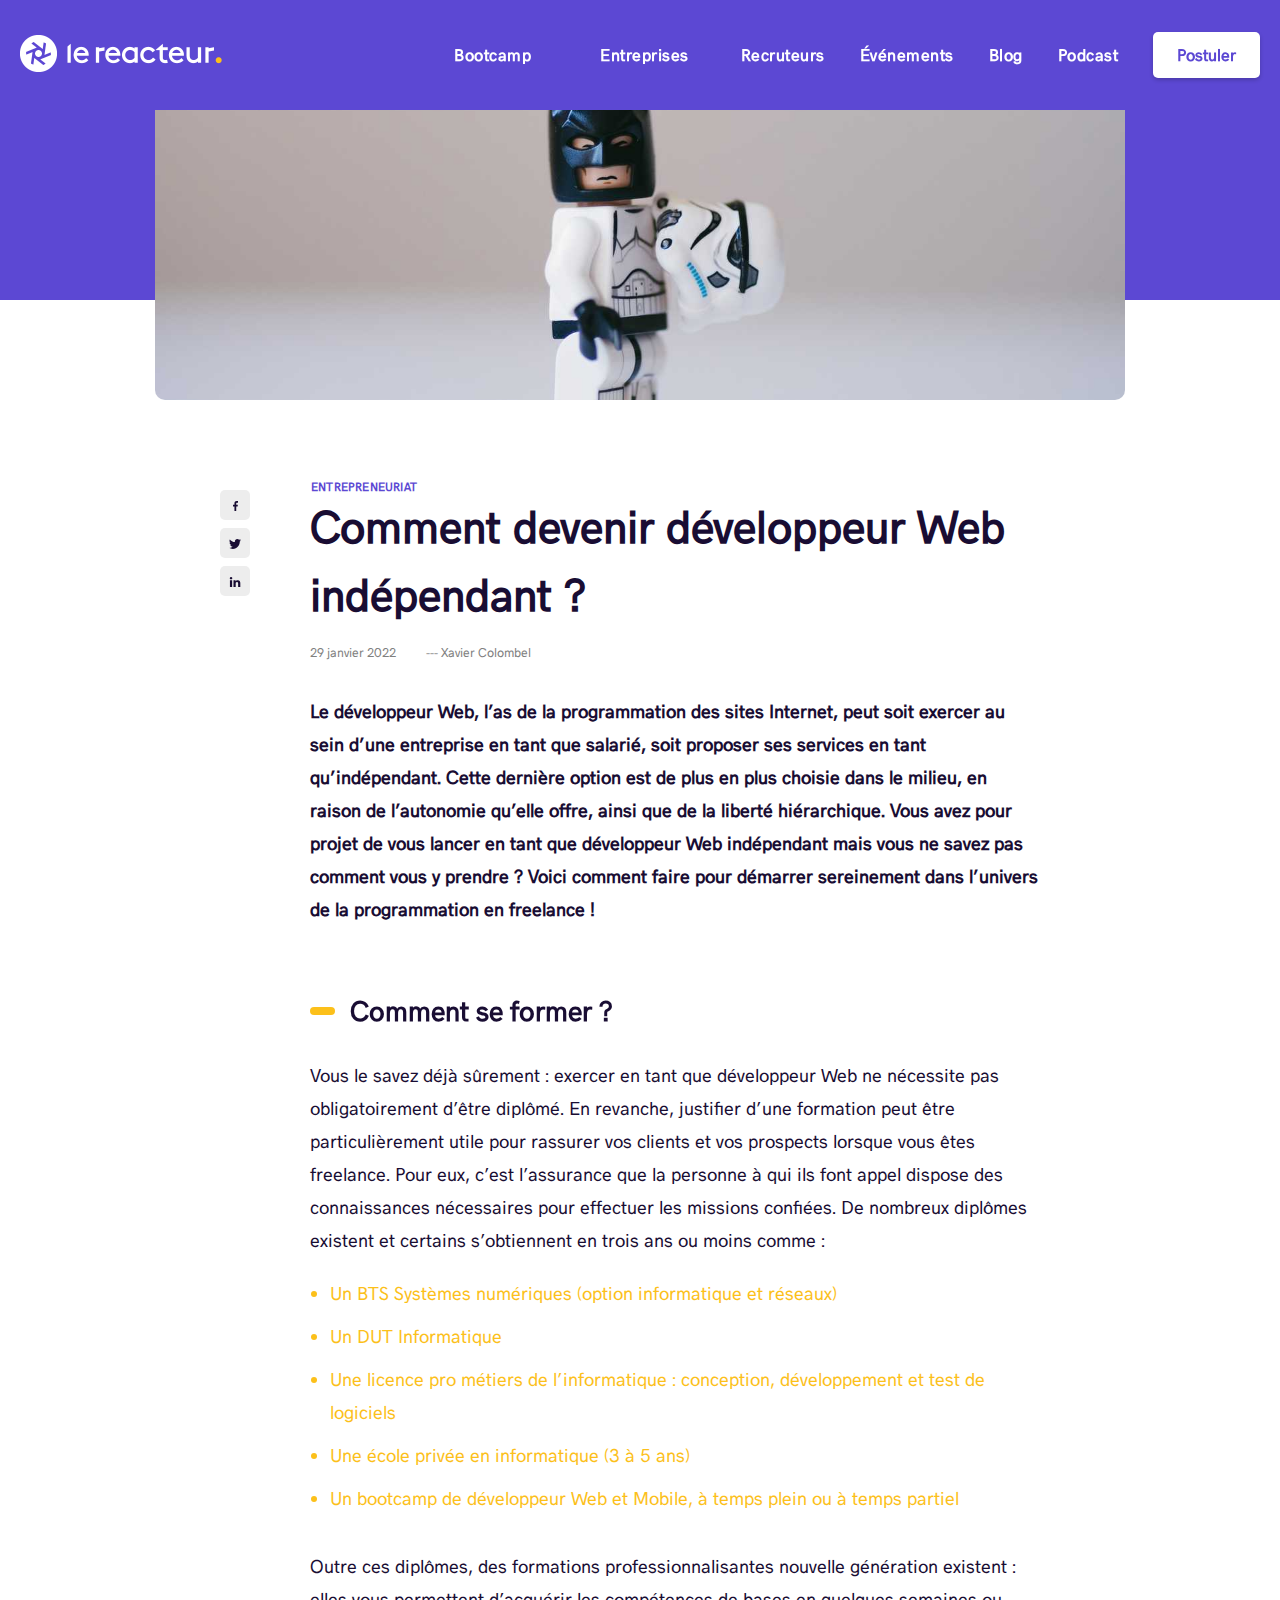
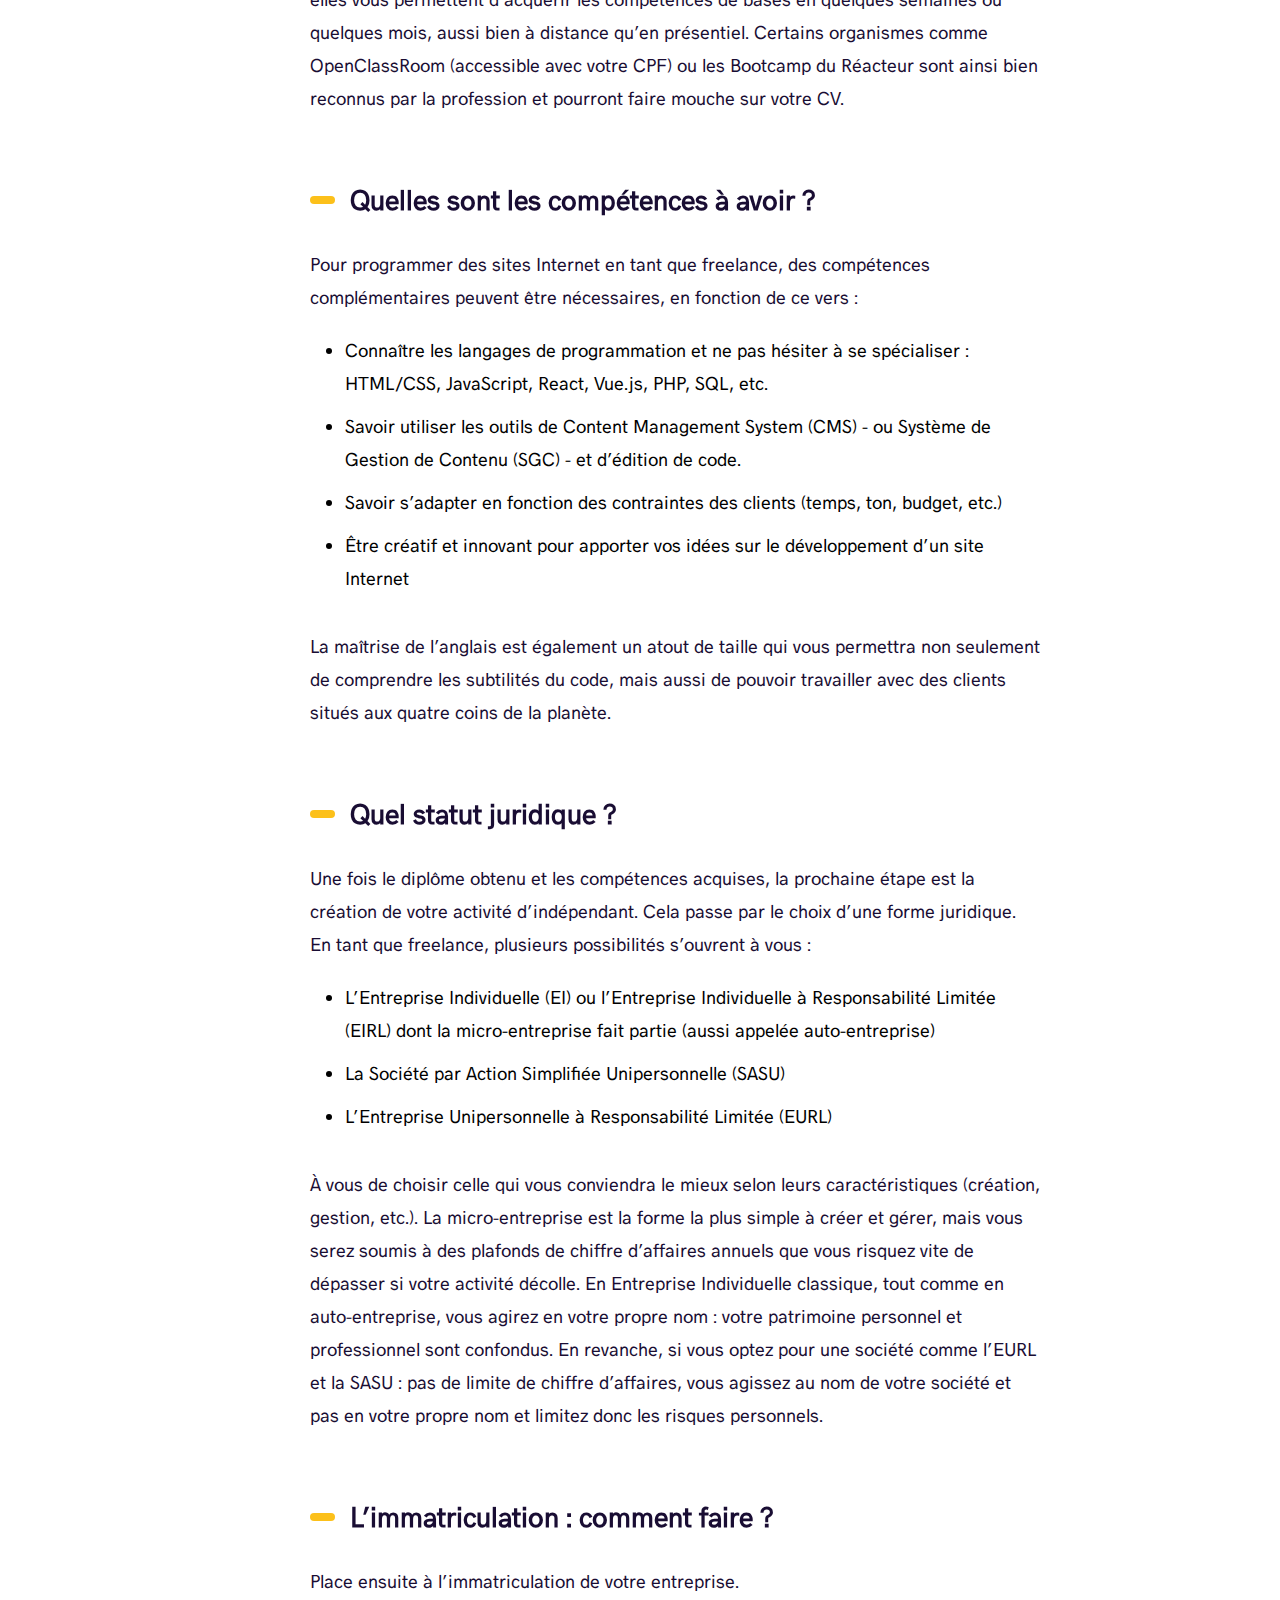
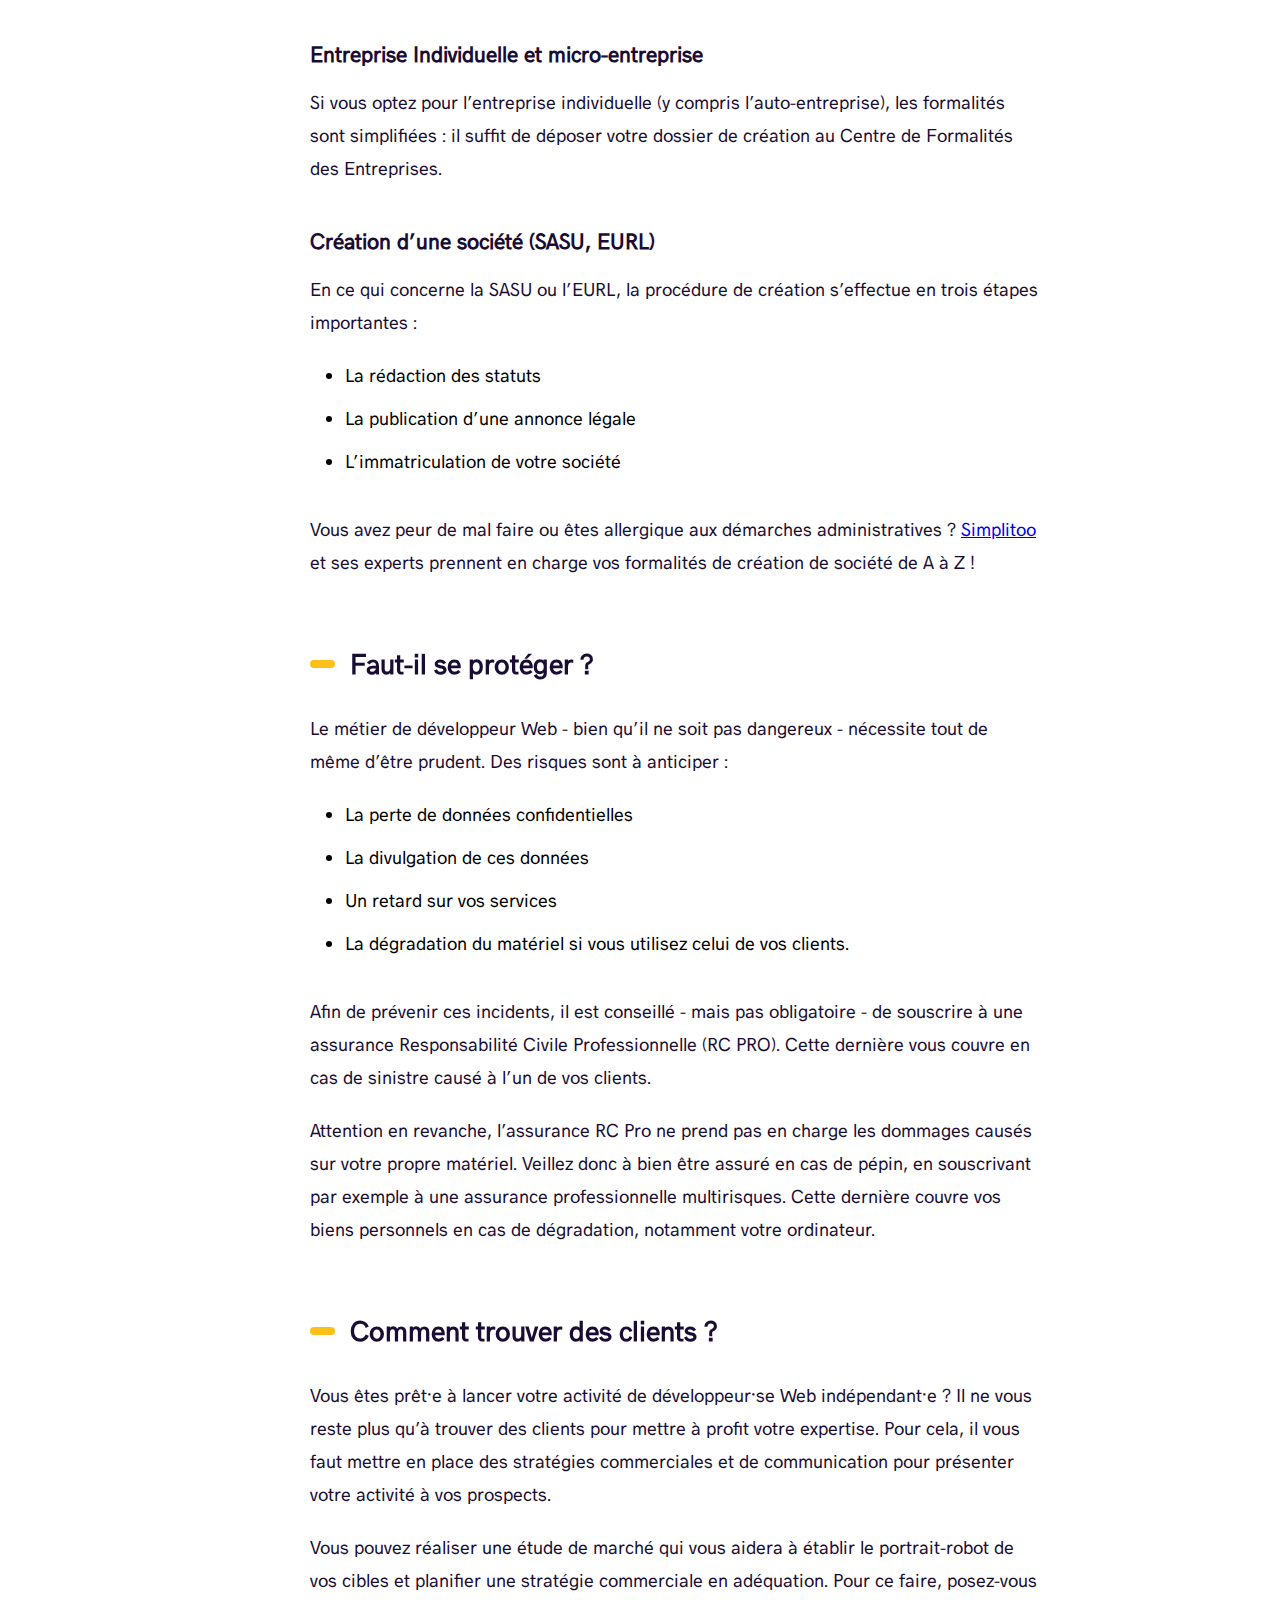
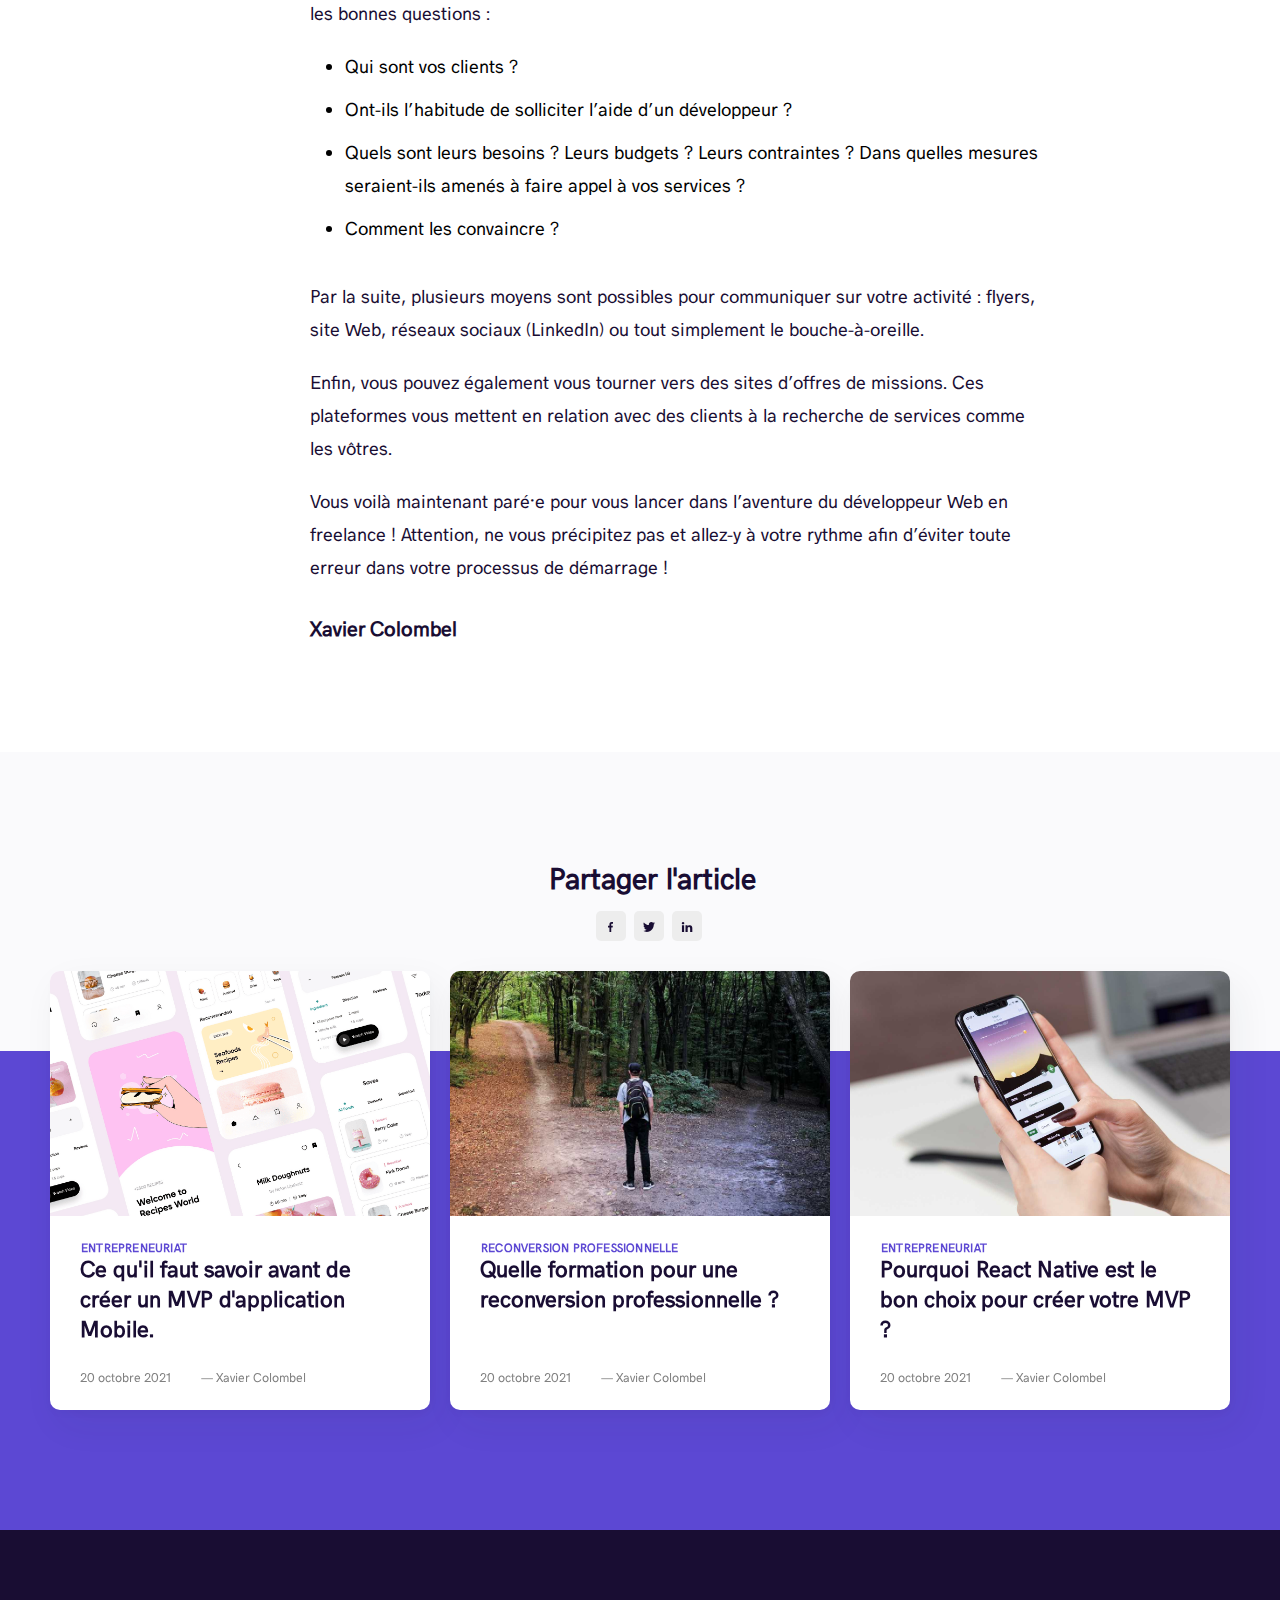
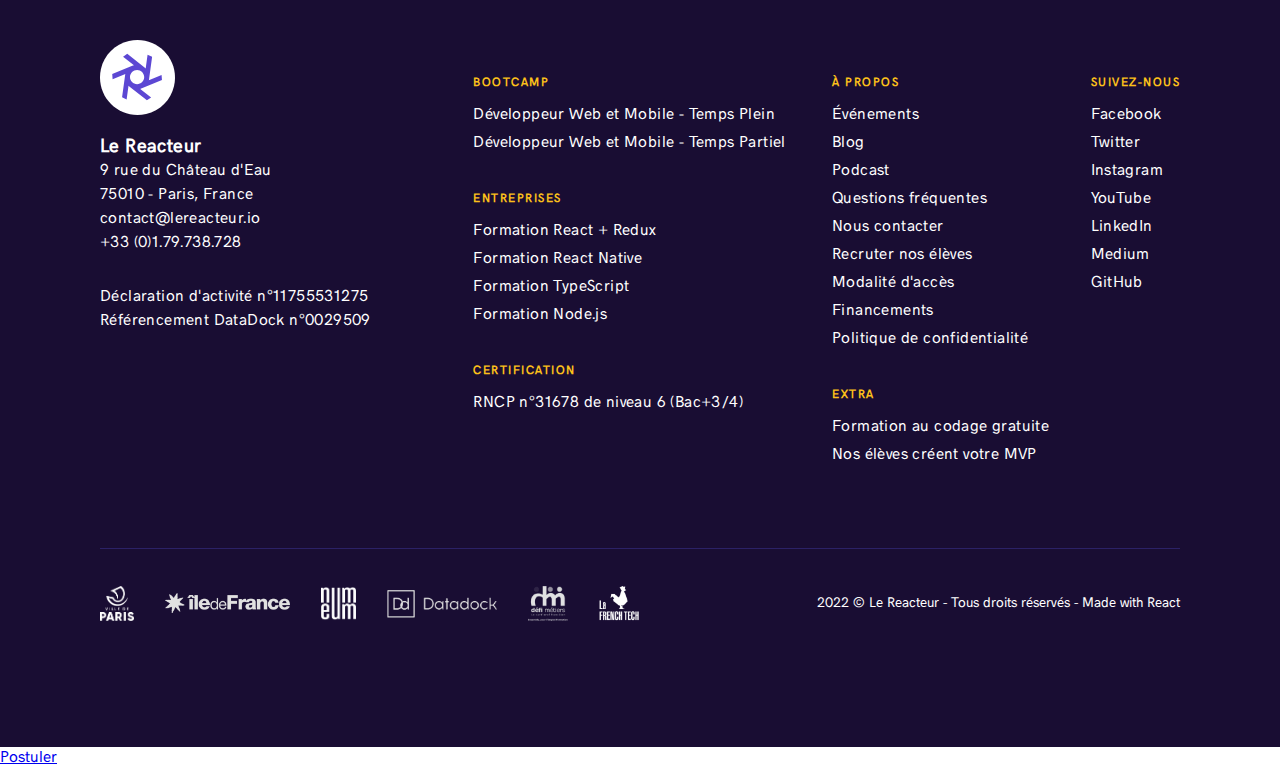
<file: article.html>
<!DOCTYPE html>
<html lang="en">
  <head>
    <meta charset="UTF-8" />
    <meta http-equiv="X-UA-Compatible" content="IE=edge" />
    <meta name="viewport" content="width=device-width, initial-scale=1.0" />
    <link rel="stylesheet" href="css/main.css" />
    <title>Article</title>
  </head>
  <body>
    <section class="header">
      <div class="header__container">
        <a href="/">
          <img
            src="assets/images/logo-le-reacteur-2.png"
            alt="Le Reacteur - Logo"
            class="logo logo2"
          />
          <img
            src="assets/images/logo-le-reacteur.png"
            alt="Le Reacteur - Logo"
            class="logo logo1"
          />
        </a>
        <div class="blank"></div>
        <div class="nav">
          <button class="bootcampBtn">
            <div class="nav__buttonItem">Bootcamp</div>
            <div data-placement="bottom" class="drop-menu">
              <li class="drop-menu__list">
                <a
                  aria-current="page"
                  class="drop-menu__link"
                  href="/bootcamp-javascript/formation-developpeur-web-mobile/"
                >
                  <p class="drop-menu__primaryText">
                    Développeur Web et Mobile
                  </p>
                  <p class="drop-menu__secondaryText">
                    <span><span>Temps plein</span> - 10 semaines</span>
                  </p>
                </a>
              </li>
              <li class="drop-menu__list">
                <a
                  class="drop-menu__link"
                  href="/bootcamp-javascript/formation-developpeur-web-mobile-temps-partiel/"
                  ><p class="drop-menu__primaryText">
                    Développeur Web et Mobile
                  </p>
                  <p class="drop-menu__secondaryText">
                    <span><span>Temps partiel </span>- 24 semaines </span>
                  </p></a
                >
              </li>
              <li class="drop-menu__list">
                <a
                  class="drop-menu__link"
                  href="/apprendre-a-coder-gratuitement/"
                  ><p class="drop-menu__primaryText">Préparation au Bootcamp</p>
                  <p class="drop-menu__secondaryText">
                    <span><span>Formation en ligne </span>- gratuite </span>
                  </p></a
                >
              </li>
            </div>
          </button>
          <button class="entprBtn">
            <a class="nav__link" href="/formations-professionnelles/"
              >Entreprises</a
            >
            <div data-placement="bottom" class="drop-menu enterprise-drop-menu">
              <li class="drop-menu__list">
                <a class="drop-menu__link" href="/formation/react-redux/"
                  ><p class="drop-menu__primaryText">Formation React + Redux</p>
                  <p class="drop-menu__secondaryText">
                    <span
                      ><span class="css-in3yi3">Temps plein </span>- 5 jours
                    </span>
                  </p></a
                >
              </li>
              <li class="drop-menu__list">
                <a class="drop-menu__link" href="/formation/react-native/"
                  ><p class="drop-menu__primaryText">Formation React Native</p>
                  <p class="drop-menu__secondaryText">
                    <span
                      ><span class="css-in3yi3">Temps plein </span>- 5 jours
                    </span>
                  </p></a
                >
              </li>
              <li class="drop-menu__list">
                <a class="drop-menu__link" href="/formation/typescript/"
                  ><p class="drop-menu__primaryText">Formation TypeScript</p>
                  <p class="drop-menu__secondaryText">
                    <span
                      ><span class="css-in3yi3">Temps plein </span>- 3 jours
                    </span>
                  </p></a
                >
              </li>
              <li class="drop-menu__list">
                <a class="drop-menu__link" href="/formation/node-js/"
                  ><p class="drop-menu__primaryText">Formation Node.js</p>
                  <p class="drop-menu__secondaryText">
                    <span
                      ><span class="css-in3yi3">Temps plein </span>- 3 jours
                    </span>
                  </p></a
                >
              </li>
            </div>
          </button>
          <a class="nav__link" href="/recruteurs/">Recruteurs</a>
          <a class="nav__link" href="/evenements/">Événements</a>
          <a class="nav__link" href="/blog/">Blog</a>
          <a class="nav__link" href="/podcast/">Podcast</a>
          <a class="nav__secondaryButton" href="/postuler">
            <span>Postuler</span>
          </a>
        </div>
        <button class="menu-btn">
          <div class="menu-btn__line"></div>
          <div class="menu-btn__line"></div>
          <div class="menu-btn__line"></div>
        </button>
        <div class="hamburger-menu">
          <div class="hamburger-menu__wrapper">
            <a class="nav__link" href="/recruteurs/">Bootcamp</a>
            <a class="nav__link" href="/recruteurs/">Entreprises</a>
            <a class="nav__link" href="/recruteurs/">Recruteurs</a>
            <a class="nav__link" href="/evenements/">Événements</a>
            <a class="nav__link" href="/blog/">Blog</a>
            <a class="nav__link" href="/podcast/">Podcast</a>
            <a class="nav__secondaryButton" href="/postuler">
              <span>Postuler</span>
            </a>
            <button class="close-menu-btn">
              <span>&times;</span>
            </button>
          </div>
        </div>
      </div>
    </section>

    <section class="article-hero">
      <div class="hero-container">
        <div class="article-imgWrapper">
          <img
            aria-hidden="true"
            src="assets/images/comment-devenir-developpeur-web-independant.jpg"
            alt="Comment devenir développeur Web indépendant ?"
          />
        </div>
      </div>
    </section>

    <section class="entrepreneurship">
      <div class="entrepreneurship__container">
        <div class="entrepreneurship__wrapper">
          <div class="soical-mediaLinks">
            <div class="social-item">
              <button
                aria-label="facebook"
                class="react-share__ShareButton button"
                style="
                  background-color: transparent;
                  border: none;
                  padding: 0;
                  font: inherit;
                  color: inherit;
                  cursor: pointer;
                "
              >
                <svg
                  class=""
                  width="5"
                  height="10"
                  xmlns="http://www.w3.org/2000/svg"
                >
                  <path
                    d="M4.08712121 1.66015625H5V.0703125C4.84280303.04882812 4.30113636 0 3.67045455 0 2.35416667 0 1.45265152.828125 1.45265152 2.34960938V3.75H0v1.77734375h1.45265152V10h1.78030303V5.52734375h1.39393939L4.84848485 3.75h-1.6155303V2.52539062c0-.51367187.13825757-.86523437.85416666-.86523437z"
                    fill="#190D33"
                    fill-rule="evenodd"
                  ></path>
                </svg>
              </button>
            </div>
            <div class="social-item">
              <button
                aria-label="twitter"
                class="react-share__ShareButton"
                style="
                  background-color: transparent;
                  border: none;
                  padding: 0;
                  font: inherit;
                  color: inherit;
                  cursor: pointer;
                "
              >
                <svg
                  class=""
                  width="12"
                  height="10"
                  xmlns="http://www.w3.org/2000/svg"
                >
                  <path
                    d="M10.7665264 2.49217843c.0076172.10936977.0076172.2187636.0076172.32813337C10.7741436 6.15623429 8.29953242 10 3.77666319 10 2.3832515 10 1.08884019 9.58591948 0 8.86720037c.19797734.02342264.38831402.0312382.59390857.0312382 1.14973105 0 2.20812581-.39842534 3.0533088-1.07811474-1.08122297-.02344669-1.98732026-.75000541-2.29950898-1.75001263.15229747.02342264.3045715.03905377.46448619.03905377.22080555 0 .44163454-.03126225.64720565-.08592309C1.33249739 5.78904715.48729097 4.77343286.48729097 3.54687053v-.0312382c.32739971.18750135.70814339.30468669 1.1116684.32029377C.93651928 3.38279182.5025254 2.60936377.5025254 1.73435745c0-.46874136.12180516-.89842895.33501693-1.27343165 1.2106688 1.53124902 3.03048059 2.53123218 5.0710745 2.64062601-.03806265-.18750135-.0609143-.38279422-.0609143-.57811113C5.84770253 1.13279963 6.94415994 0 8.30710276 0c.70811996 0 1.34770839.3046867 1.79696014.79687474.5558225-.10936978 1.0888168-.32031782 1.5609202-.60937339-.1827664.58595075-.5710804 1.07813879-1.081223 1.390617.4949316-.05466084.9746288-.19531692 1.4162399-.39060978-.3349701.49997956-.7537764.94527423-1.2334736 1.30466986z"
                    fill="#190D33"
                    fill-rule="evenodd"
                  ></path>
                </svg>
              </button>
            </div>
            <div class="social-item">
              <button
                aria-label="linkedin"
                class="react-share__ShareButton"
                style="
                  background-color: transparent;
                  border: none;
                  padding: 0;
                  font: inherit;
                  color: inherit;
                  cursor: pointer;
                "
              >
                <svg
                  class=""
                  width="12"
                  height="10"
                  xmlns="http://www.w3.org/2000/svg"
                >
                  <path
                    d="M3.1269561 9.9714286H.9385805V3.29508929h2.1883756V9.9714286zM2.0315905 2.384375c-.6996206 0-1.2673262-.54910714-1.2673262-1.21205357 0-.66294643.5677056-1.20089286 1.2673262-1.20089286S3.2989167.509375 3.2989167 1.17232143 2.7312111 2.384375 2.0315905 2.384375zm9.2858737 7.5870536H9.1337998v-3.25c0-.7745536-.0164893-1.7678572-1.1377668-1.7678572-1.1377669 0-1.3120831.8415179-1.3120831 1.7120536v3.3058036h-2.18602V3.29508929h2.0988618v.91071431h.0306232c.2920974-.5245536 1.0058518-1.07812503 2.0705943-1.07812503 2.2142875 0 2.6218106 1.38169643 2.6218106 3.17633933v3.6674107h-.0023556z"
                    fill="#190D33"
                  ></path>
                </svg>
              </button>
            </div>
          </div>
          <div class="article-content">
            <h3 class="article-category">Entrepreneuriat</h3>
            <h1 class="article-header">
              Comment devenir développeur Web indépendant ?
            </h1>
            <div class="article-owner">
              <p>29 janvier 2022</p>
              <div></div>
              <p>
                ---
                <!-- -->Xavier Colombel
              </p>
            </div>
            <div class="article-story">
              <p>
                <strong
                  >Le développeur Web, l’as de la programmation des sites
                  Internet, peut soit exercer au sein d’une entreprise en tant
                  que salarié, soit proposer ses services en tant
                  qu’indépendant. Cette dernière option est de plus en plus
                  choisie dans le milieu, en raison de l’autonomie qu’elle
                  offre, ainsi que de la liberté hiérarchique. Vous avez pour
                  projet de vous lancer en tant que développeur Web indépendant
                  mais vous ne savez pas comment vous y prendre ? Voici comment
                  faire pour démarrer sereinement dans l’univers de la
                  programmation en freelance !</strong
                >
              </p>
              <h2>Comment se former ?</h2>
              <p>
                Vous le savez déjà sûrement : exercer en tant que développeur
                Web ne nécessite pas obligatoirement d’être diplômé. En
                revanche, justifier d’une formation peut être particulièrement
                utile pour rassurer vos clients et vos prospects lorsque vous
                êtes freelance. Pour eux, c’est l’assurance que la personne à
                qui ils font appel dispose des connaissances nécessaires pour
                effectuer les missions confiées. De nombreux diplômes existent
                et certains s’obtiennent en trois ans ou moins comme :
              </p>
              <ul>
                <li>
                  Un BTS Systèmes numériques (option informatique et réseaux)
                </li>
                <li>Un DUT Informatique</li>
                <li>
                  Une licence pro métiers de l’informatique : conception,
                  développement et test de logiciels
                </li>
                <li>Une école privée en informatique (3 à 5 ans)</li>
                <li>
                  Un bootcamp de développeur Web et Mobile, à temps plein ou à
                  temps partiel
                </li>
              </ul>
              <p>
                Outre ces diplômes, des formations professionnalisantes nouvelle
                génération existent : elles vous permettent d’acquérir les
                compétences de bases en quelques semaines ou quelques mois,
                aussi bien à distance qu’en présentiel. Certains organismes
                comme OpenClassRoom (accessible avec votre CPF) ou les Bootcamp
                du Réacteur sont ainsi bien reconnus par la profession et
                pourront faire mouche sur votre CV.
              </p>
              <h2>Quelles sont les compétences à avoir ?</h2>
              <p>
                Pour programmer des sites Internet en tant que freelance, des
                compétences complémentaires peuvent être nécessaires, en
                fonction de ce vers :
              </p>
              <ul>
                <li>
                  Connaître les langages de programmation et ne pas hésiter à se
                  spécialiser : HTML/CSS, JavaScript, React, Vue.js, PHP, SQL,
                  etc.
                </li>
                <li>
                  Savoir utiliser les outils de Content Management System (CMS)
                  - ou Système de Gestion de Contenu (SGC) - et d’édition de
                  code.
                </li>
                <li>
                  Savoir s’adapter en fonction des contraintes des clients
                  (temps, ton, budget, etc.)
                </li>
                <li>
                  Être créatif et innovant pour apporter vos idées sur le
                  développement d’un site Internet
                </li>
              </ul>
              <p>
                La maîtrise de l’anglais est également un atout de taille qui
                vous permettra non seulement de comprendre les subtilités du
                code, mais aussi de pouvoir travailler avec des clients situés
                aux quatre coins de la planète.
              </p>
              <h2>Quel statut juridique ?</h2>
              <p>
                Une fois le diplôme obtenu et les compétences acquises, la
                prochaine étape est la création de votre activité d’indépendant.
                Cela passe par le choix d’une forme juridique. En tant que
                freelance, plusieurs possibilités s’ouvrent à vous :
              </p>
              <ul>
                <li>
                  L’Entreprise Individuelle (EI) ou l’Entreprise Individuelle à
                  Responsabilité Limitée (EIRL) dont la micro-entreprise fait
                  partie (aussi appelée auto-entreprise)
                </li>
                <li>La Société par Action Simplifiée Unipersonnelle (SASU)</li>
                <li>
                  L’Entreprise Unipersonnelle à Responsabilité Limitée (EURL)
                </li>
              </ul>
              <p>
                À vous de choisir celle qui vous conviendra le mieux selon leurs
                caractéristiques (création, gestion, etc.). La micro-entreprise
                est la forme la plus simple à créer et gérer, mais vous serez
                soumis à des plafonds de chiffre d’affaires annuels que vous
                risquez vite de dépasser si votre activité décolle. En
                Entreprise Individuelle classique, tout comme en
                auto-entreprise, vous agirez en votre propre nom : votre
                patrimoine personnel et professionnel sont confondus. En
                revanche, si vous optez pour une société comme l’EURL et la SASU
                : pas de limite de chiffre d’affaires, vous agissez au nom de
                votre société et pas en votre propre nom et limitez donc les
                risques personnels.
              </p>
              <h2>L’immatriculation : comment faire ?</h2>
              <p>Place ensuite à l’immatriculation de votre entreprise.</p>
              <h3>Entreprise Individuelle et micro-entreprise</h3>
              <p>
                Si vous optez pour l’entreprise individuelle (y compris
                l’auto-entreprise), les formalités sont simplifiées : il suffit
                de déposer votre dossier de création au Centre de Formalités des
                Entreprises.
              </p>
              <h3>Création d’une société (SASU, EURL)</h3>
              <p>
                En ce qui concerne la SASU ou l’EURL, la procédure de création
                s’effectue en trois étapes importantes :
              </p>
              <ul>
                <li>La rédaction des statuts</li>
                <li>La publication d’une annonce légale</li>
                <li>L’immatriculation de votre société</li>
              </ul>
              <p>
                Vous avez peur de mal faire ou êtes allergique aux démarches
                administratives ?
                <a
                  href="https://www.simplitoo.fr/entreprendre-simplement/creer-son-entreprise/bien-demarrer/comment-creer-entreprise"
                  rel="dofollow"
                  >Simplitoo</a
                >
                et ses experts prennent en charge vos formalités de création de
                société de A à Z !
              </p>
              <h2>Faut-il se protéger ?</h2>
              <p>
                Le métier de développeur Web - bien qu’il ne soit pas dangereux
                - nécessite tout de même d’être prudent. Des risques sont à
                anticiper :
              </p>
              <ul>
                <li>La perte de données confidentielles</li>
                <li>La divulgation de ces données</li>
                <li>Un retard sur vos services</li>
                <li>
                  La dégradation du matériel si vous utilisez celui de vos
                  clients.
                </li>
              </ul>
              <p>
                Afin de prévenir ces incidents, il est conseillé - mais pas
                obligatoire - de souscrire à une assurance Responsabilité Civile
                Professionnelle (RC PRO). Cette dernière vous couvre en cas de
                sinistre causé à l’un de vos clients.
              </p>
              <p>
                Attention en revanche, l’assurance RC Pro ne prend pas en charge
                les dommages causés sur votre propre matériel. Veillez donc à
                bien être assuré en cas de pépin, en souscrivant par exemple à
                une assurance professionnelle multirisques. Cette dernière
                couvre vos biens personnels en cas de dégradation, notamment
                votre ordinateur.
              </p>
              <h2>Comment trouver des clients ?</h2>
              <p>
                Vous êtes prêt·e à lancer votre activité de développeur·se Web
                indépendant·e ? Il ne vous reste plus qu’à trouver des clients
                pour mettre à profit votre expertise. Pour cela, il vous faut
                mettre en place des stratégies commerciales et de communication
                pour présenter votre activité à vos prospects.
              </p>
              <p>
                Vous pouvez réaliser une étude de marché qui vous aidera à
                établir le portrait-robot de vos cibles et planifier une
                stratégie commerciale en adéquation. Pour ce faire, posez-vous
                les bonnes questions :
              </p>
              <ul>
                <li>Qui sont vos clients ?</li>
                <li>
                  Ont-ils l’habitude de solliciter l’aide d’un développeur ?
                </li>
                <li>
                  Quels sont leurs besoins ? Leurs budgets ? Leurs contraintes ?
                  Dans quelles mesures seraient-ils amenés à faire appel à vos
                  services ?
                </li>
                <li>Comment les convaincre ?</li>
              </ul>
              <p>
                Par la suite, plusieurs moyens sont possibles pour communiquer
                sur votre activité : flyers, site Web, réseaux sociaux
                (LinkedIn) ou tout simplement le bouche-à-oreille.
              </p>
              <p>
                Enfin, vous pouvez également vous tourner vers des sites
                d’offres de missions. Ces plateformes vous mettent en relation
                avec des clients à la recherche de services comme les vôtres.
              </p>
              <p>
                Vous voilà maintenant paré·e pour vous lancer dans l’aventure du
                développeur Web en freelance ! Attention, ne vous précipitez pas
                et allez-y à votre rythme afin d’éviter toute erreur dans votre
                processus de démarrage !
              </p>
            </div>
            <p class="article-writer">Xavier Colombel</p>
          </div>
        </div>
      </div>
    </section>

    <div id="" class="share-article">
      <div class="share-article__container">
        <h3 class="share-article__header">Partager l'article</h3>
        <div class="share-social">
          <div class="share-social__item">
            <button
              aria-label="facebook"
              class="react-share__ShareButton button"
              style="
                background-color: transparent;
                border: none;
                padding: 0;
                font: inherit;
                color: inherit;
                cursor: pointer;
              "
            >
              <svg
                class=""
                width="5"
                height="10"
                xmlns="http://www.w3.org/2000/svg"
              >
                <path
                  d="M4.08712121 1.66015625H5V.0703125C4.84280303.04882812 4.30113636 0 3.67045455 0 2.35416667 0 1.45265152.828125 1.45265152 2.34960938V3.75H0v1.77734375h1.45265152V10h1.78030303V5.52734375h1.39393939L4.84848485 3.75h-1.6155303V2.52539062c0-.51367187.13825757-.86523437.85416666-.86523437z"
                  fill="#190D33"
                  fill-rule="evenodd"
                ></path>
              </svg>
            </button>
          </div>
          <div class="share-social__item">
            <button
              aria-label="twitter"
              class="react-share__ShareButton"
              style="
                background-color: transparent;
                border: none;
                padding: 0;
                font: inherit;
                color: inherit;
                cursor: pointer;
              "
            >
              <svg
                class=""
                width="12"
                height="10"
                xmlns="http://www.w3.org/2000/svg"
              >
                <path
                  d="M10.7665264 2.49217843c.0076172.10936977.0076172.2187636.0076172.32813337C10.7741436 6.15623429 8.29953242 10 3.77666319 10 2.3832515 10 1.08884019 9.58591948 0 8.86720037c.19797734.02342264.38831402.0312382.59390857.0312382 1.14973105 0 2.20812581-.39842534 3.0533088-1.07811474-1.08122297-.02344669-1.98732026-.75000541-2.29950898-1.75001263.15229747.02342264.3045715.03905377.46448619.03905377.22080555 0 .44163454-.03126225.64720565-.08592309C1.33249739 5.78904715.48729097 4.77343286.48729097 3.54687053v-.0312382c.32739971.18750135.70814339.30468669 1.1116684.32029377C.93651928 3.38279182.5025254 2.60936377.5025254 1.73435745c0-.46874136.12180516-.89842895.33501693-1.27343165 1.2106688 1.53124902 3.03048059 2.53123218 5.0710745 2.64062601-.03806265-.18750135-.0609143-.38279422-.0609143-.57811113C5.84770253 1.13279963 6.94415994 0 8.30710276 0c.70811996 0 1.34770839.3046867 1.79696014.79687474.5558225-.10936978 1.0888168-.32031782 1.5609202-.60937339-.1827664.58595075-.5710804 1.07813879-1.081223 1.390617.4949316-.05466084.9746288-.19531692 1.4162399-.39060978-.3349701.49997956-.7537764.94527423-1.2334736 1.30466986z"
                  fill="#190D33"
                  fill-rule="evenodd"
                ></path>
              </svg>
            </button>
          </div>
          <div class="share-social__item">
            <button
              aria-label="linkedin"
              class="react-share__ShareButton"
              style="
                background-color: transparent;
                border: none;
                padding: 0;
                font: inherit;
                color: inherit;
                cursor: pointer;
              "
            >
              <svg
                class=""
                width="12"
                height="10"
                xmlns="http://www.w3.org/2000/svg"
              >
                <path
                  d="M3.1269561 9.9714286H.9385805V3.29508929h2.1883756V9.9714286zM2.0315905 2.384375c-.6996206 0-1.2673262-.54910714-1.2673262-1.21205357 0-.66294643.5677056-1.20089286 1.2673262-1.20089286S3.2989167.509375 3.2989167 1.17232143 2.7312111 2.384375 2.0315905 2.384375zm9.2858737 7.5870536H9.1337998v-3.25c0-.7745536-.0164893-1.7678572-1.1377668-1.7678572-1.1377669 0-1.3120831.8415179-1.3120831 1.7120536v3.3058036h-2.18602V3.29508929h2.0988618v.91071431h.0306232c.2920974-.5245536 1.0058518-1.07812503 2.0705943-1.07812503 2.2142875 0 2.6218106 1.38169643 2.6218106 3.17633933v3.6674107h-.0023556z"
                  fill="#190D33"
                ></path>
              </svg>
            </button>
          </div>
        </div>
      </div>
    </div>

    <div id="" class="articles-lists">
      <div class="articles-lists__container">
        <div class="articles-lists__wrapper">
          <div class="articles-lists__grid">
            <div class="article-grid">
              <a
                class="article-link"
                href="/blog/comment-creer-application-mobile/"
                ><div
                  class="article-image-wrapper"
                  style="position: relative; overflow: hidden"
                >
                  <img
                    aria-hidden="true"
                    src="assets/images/comment-creer-une-application-mobile.png"
                    alt="créer une application Mobile, développer une app, créer un MVP"
                  />
                </div>
                <div class="article-info">
                  <h3 class="article-info__category">Entrepreneuriat</h3>
                  <h2 class="article-info__title">
                    <div>
                      Ce qu'il faut savoir avant de créer un MVP d'application
                      Mobile.<wbr />
                    </div>
                  </h2>
                  <div class="article-info__blank"></div>
                  <div class="article-info__owner">
                    <p>20 octobre 2021</p>
                    <div></div>
                    <p>
                      —
                      <!-- -->Xavier Colombel
                    </p>
                  </div>
                </div>
                <div class="article-layover">
                  <h3 class="article-layover__category">Entrepreneuriat</h3>
                  <span class="article-layover__title"
                    >Ce qu'il faut savoir avant de créer un MVP d'application
                    Mobile.</span
                  >
                  <div class="article-layover__owner">
                    <p>20 octobre 2021</p>
                    <div></div>
                    <p>
                      —
                      <!-- -->Xavier Colombel
                    </p>
                  </div>
                  <div class="article-layover__text">
                    Nombre d'entrepreneurs souhaitent créer un MVP pour lancer
                    leur produit ou service. Sans<wbr /><span>...</span>
                  </div>
                  <div>
                    <button
                      class="article-layover__button"
                      type="button"
                      to="/blog/comment-creer-application-mobile/"
                    >
                      <span>Lire l'article</span>
                    </button>
                  </div>
                </div></a
              >
            </div>
            <div class="article-grid">
              <a
                class="article-link"
                href="/blog/comment-creer-application-mobile/"
                ><div
                  class="article-image-wrapper"
                  style="position: relative; overflow: hidden"
                >
                  <img
                    aria-hidden="true"
                    src="assets/images/feature-image.jpg"
                    alt="créer une application Mobile, développer une app, créer un MVP"
                  />
                </div>
                <div class="article-info">
                  <h3 class="article-info__category">
                    Reconversion professionnelle
                  </h3>
                  <h2 class="article-info__title">
                    <div>
                      Quelle formation pour une reconversion professionnelle
                      ?<wbr />
                    </div>
                  </h2>
                  <div class="article-info__blank"></div>
                  <div class="article-info__owner">
                    <p>20 octobre 2021</p>
                    <div></div>
                    <p>
                      —
                      <!-- -->Xavier Colombel
                    </p>
                  </div>
                </div>
                <div class="article-layover">
                  <h3 class="article-layover__category">
                    Reconversion professionnelle
                  </h3>
                  <span class="article-layover__title"
                    >Quelle formation pour une reconversion professionnelle
                    ?</span
                  >
                  <div class="article-layover__owner">
                    <p>20 octobre 2021</p>
                    <div></div>
                    <p>
                      —
                      <!-- -->Xavier Colombel
                    </p>
                  </div>
                  <div class="article-layover__text">
                    Nombre d'entrepreneurs souhaitent créer un MVP pour lancer
                    leur produit ou service. Sans<wbr /><span>...</span>
                  </div>
                  <div>
                    <button
                      class="article-layover__button"
                      type="button"
                      to="/blog/comment-creer-application-mobile/"
                    >
                      <span>Lire l'article</span>
                    </button>
                  </div>
                </div></a
              >
            </div>
            <div class="article-grid">
              <a
                class="article-link"
                href="/blog/comment-creer-application-mobile/"
                ><div
                  class="article-image-wrapper"
                  style="position: relative; overflow: hidden"
                >
                  <img
                    aria-hidden="true"
                    src="assets/images/feature-image (1).jpg"
                    alt="créer une application Mobile, développer une app, créer un MVP"
                  />
                </div>
                <div class="article-info">
                  <h3 class="article-info__category">Entrepreneuriat</h3>
                  <h2 class="article-info__title">
                    <div>
                      Pourquoi React Native est le bon choix pour créer votre
                      MVP ?<wbr />
                    </div>
                  </h2>
                  <div class="article-info__blank"></div>
                  <div class="article-info__owner">
                    <p>20 octobre 2021</p>
                    <div></div>
                    <p>
                      —
                      <!-- -->Xavier Colombel
                    </p>
                  </div>
                </div>
                <div class="article-layover">
                  <h3 class="article-layover__category">Entrepreneuriat</h3>
                  <span class="article-layover__title"
                    >Pourquoi React Native est le bon choix pour créer votre MVP
                    ?</span
                  >
                  <div class="article-layover__owner">
                    <p>20 octobre 2021</p>
                    <div></div>
                    <p>
                      —
                      <!-- -->Xavier Colombel
                    </p>
                  </div>
                  <div class="article-layover__text">
                    Nombre d'entrepreneurs souhaitent créer un MVP pour lancer
                    leur produit ou service. Sans<wbr /><span>...</span>
                  </div>
                  <div>
                    <button
                      class="article-layover__button"
                      type="button"
                      to="/blog/comment-creer-application-mobile/"
                    >
                      <span>Lire l'article</span>
                    </button>
                  </div>
                </div></a
              >
            </div>
          </div>
        </div>
      </div>
    </div>

    <section class="footer">
      <div class="footer__container">
        <div>
          <div class="footer__upper">
            <div class="footer__upperLeft">
              <svg
                class="footer__logo"
                viewBox="0 0 92 92"
                xmlns="http://www.w3.org/2000/svg"
              >
                <g fill="none" fill-rule="evenodd">
                  <path
                    d="M90.8315333 56.5369881C98.2732146 22.9686635 69.0308448-6.27817768 35.4634102 1.17026095 18.3546512 4.9871106 4.99235941 18.3463593 1.17194819 35.4539134-6.28362334 69.0274467 22.9743729 98.2847053 56.5470164 90.8275855 73.6552163 87.0076606 87.0149775 73.64553 90.8315333 56.5369881z"
                    fill="#FFF"
                  ></path>
                  <path
                    d="M51.328338 59.3300521L76 49.1991893l-.4613778-6.239722-15.6472498 6.4273306c.1875699-.709252.3227956-1.431554.4045664-2.1609728l3.6359326-26.5292414-5.5830158-2.7237985-2.3120537 16.9056167c-.4380135-.441841-.9025651-.8560579-1.3910197-1.2403011L33.4241244 17l-5.1285243 3.522872 13.3455254 10.4661263c-.7051683.189719-1.395635.4312439-2.0658708.7226404L15 41.8042849l.4596563 6.2379849 15.6506928-6.4273306c-.1868137.704722-.3220336 1.4223478-.4045664 2.1470759l-3.6290463 26.5431383 5.5830158 2.7237985 2.3120537-16.9056166c.4375736.4423129.902155.8565564 1.3910197 1.2403011L57.5758756 74l5.1268027-3.522872-13.3472469-10.4678634c.6727107-.1790943 1.3319975-.406067 1.9729066-.6792125zm-5.8274772-22.6398379c4.8224108 0 8.7317472 3.9446643 8.7317472 8.8106544 0 4.86599-3.9093364 8.8106543-8.7317472 8.8106543-4.8224109 0-8.7317473-3.9446643-8.7317473-8.8106543.004745-4.8640055 3.9113033-8.8058665 8.7317473-8.8106544z"
                    fill="#5C47D3"
                    fill-rule="nonzero"
                  ></path>
                </g>
              </svg>
              <ul class="footer__leftLists">
                <li class="footer__boldList">Le Reacteur</li>
                <li>9 rue du Château d'Eau</li>
                <li>75010 - Paris, France</li>
                <li>
                  <span
                    class="footer__email"
                    style="unicode-bidi: bidi-override; direction: ltr"
                    >contact@lereacteur.io</span
                  >
                </li>
                <li>
                  <a href="tel:+33179738728" class="footer__number"
                    >+33 (0)1.79.738.728</a
                  >
                </li>
                <li class="footer__coordinates">
                  Déclaration d'activité n°11755531275
                </li>
                <li>Référencement DataDock n°0029509</li>
              </ul>
            </div>
            <div class="footer__upperRight">
              <div>
                <div class="footer__upperRightItem">
                  <p class="footer-header">Bootcamp</p>
                  <div class="footer-item">
                    <a
                      class="itemLink"
                      href="/bootcamp-javascript/formation-developpeur-web-mobile/"
                      >Développeur Web et Mobile - Temps Plein</a
                    ><a
                      class="itemLink"
                      href="/bootcamp-javascript/formation-developpeur-web-mobile-temps-partiel/"
                      >Développeur Web et Mobile - Temps Partiel</a
                    >
                  </div>
                </div>
                <div class="footer__upperRightItem">
                  <p class="footer-header">Entreprises</p>
                  <div class="footer-item">
                    <a class="itemLink" href="/formation/react-redux/"
                      >Formation React + Redux</a
                    ><a class="itemLink" href="/formation/react-native/"
                      >Formation React Native</a
                    ><a class="itemLink" href="/formation/typescript/"
                      >Formation TypeScript</a
                    ><a class="itemLink" href="/formation/node-js/"
                      >Formation Node.js</a
                    >
                  </div>
                </div>
                <div class="footer__upperRightItem">
                  <p class="footer-header">Certification</p>
                  <div class="footer-item">
                    <a
                      class="itemLink"
                      href="/titre-rncp-concepteur-developpeur-d-applications"
                      >RNCP n°31678 de niveau 6 (Bac+3/4)</a
                    >
                  </div>
                </div>
              </div>
              <div>
                <div class="footer__upperRightItem">
                  <p class="footer-header">À Propos</p>
                  <div class="footer-item">
                    <a class="itemLink" href="/evenements/">Événements</a
                    ><a class="itemLink" href="/blog/">Blog</a
                    ><a class="itemLink" href="/podcast/">Podcast</a
                    ><a class="itemLink" href="/faq/">Questions fréquentes</a
                    ><a aria-current="page" class="itemLink" href="/contact/"
                      >Nous contacter</a
                    ><a class="itemLink" href="/recruteurs/"
                      >Recruter nos élèves</a
                    ><a class="itemLink" href="/modalites-d-acces/"
                      >Modalité d'accès</a
                    ><a class="itemLink" href="/financements/">Financements</a
                    ><a class="itemLink" href="/politique-de-confidentialite/"
                      >Politique de confidentialité</a
                    >
                  </div>
                </div>
                <div class="footer__upperRightItem">
                  <p class="footer-header">Extra</p>
                  <div class="footer-item">
                    <a class="itemLink" href="/apprendre-a-coder-gratuitement/"
                      >Formation au codage gratuite</a
                    ><a class="itemLink" href="/produit-minimum-viable-gratuit"
                      >Nos élèves créent votre MVP</a
                    >
                  </div>
                </div>
              </div>
              <div>
                <div class="footer__upperRightItem">
                  <p class="footer-header">Suivez-nous</p>
                  <div class="footer-item">
                    <a
                      href="https://www.facebook.com/LeReacteurIO/"
                      rel="noopener noreferrer"
                      class="itemLink"
                      >Facebook</a
                    ><a
                      href="https://twitter.com/lereacteurIO"
                      rel="noopener noreferrer"
                      class="itemLink"
                      >Twitter</a
                    ><a
                      href="https://www.instagram.com/lereacteur.io/"
                      rel="noopener noreferrer"
                      class="itemLink"
                      >Instagram</a
                    ><a
                      href="https://www.youtube.com/channel/UCZiSHyumY80PJWHUr9jiDvQ"
                      rel="noopener noreferrer"
                      class="itemLink"
                      >YouTube</a
                    ><a
                      href="https://www.linkedin.com/school/le-reacteur/"
                      rel="noopener noreferrer"
                      class="itemLink"
                      >LinkedIn</a
                    ><a
                      href="https://medium.com/le-reacteur"
                      rel="noopener noreferrer"
                      class="itemLink"
                      >Medium</a
                    ><a
                      href="https://github.com/LeReacteur"
                      rel="noopener noreferrer"
                      class="itemLink"
                      >GitHub</a
                    >
                  </div>
                </div>
              </div>
            </div>
          </div>
          <div class="footer__lower">
            <div class="footer__lowerLeft">
              <img
                width="auto"
                height="35"
                src="[data-uri]"
                alt="Logo Ville de Paris"
              /><img
                width="auto"
                height="20"
                src="[data-uri]"
                alt="Logo Île de France"
              /><img
                width="auto"
                height="35"
                src="[data-uri]"
                alt="Logo Numeum"
              /><img
                width="auto"
                height="43"
                src="[data-uri]"
                alt="Logo Datadock"
              /><img
                width="auto"
                height="35"
                src="[data-uri]"
                alt="Logo Défi Métiers"
              /><img
                width="auto"
                height="35"
                src="[data-uri]"
                alt="Logo La French Tech"
              />
            </div>
            <p class="footer__lowerRight">
              2022 © Le Reacteur - Tous droits réservés - Made with React
            </p>
          </div>
        </div>
      </div>
    </section>
    <!-- Bottom apply button -->
    <a class="bottom-apply-btn" href="/postuler"><span>Postuler</span></a>
  </body>
</html>
</file>
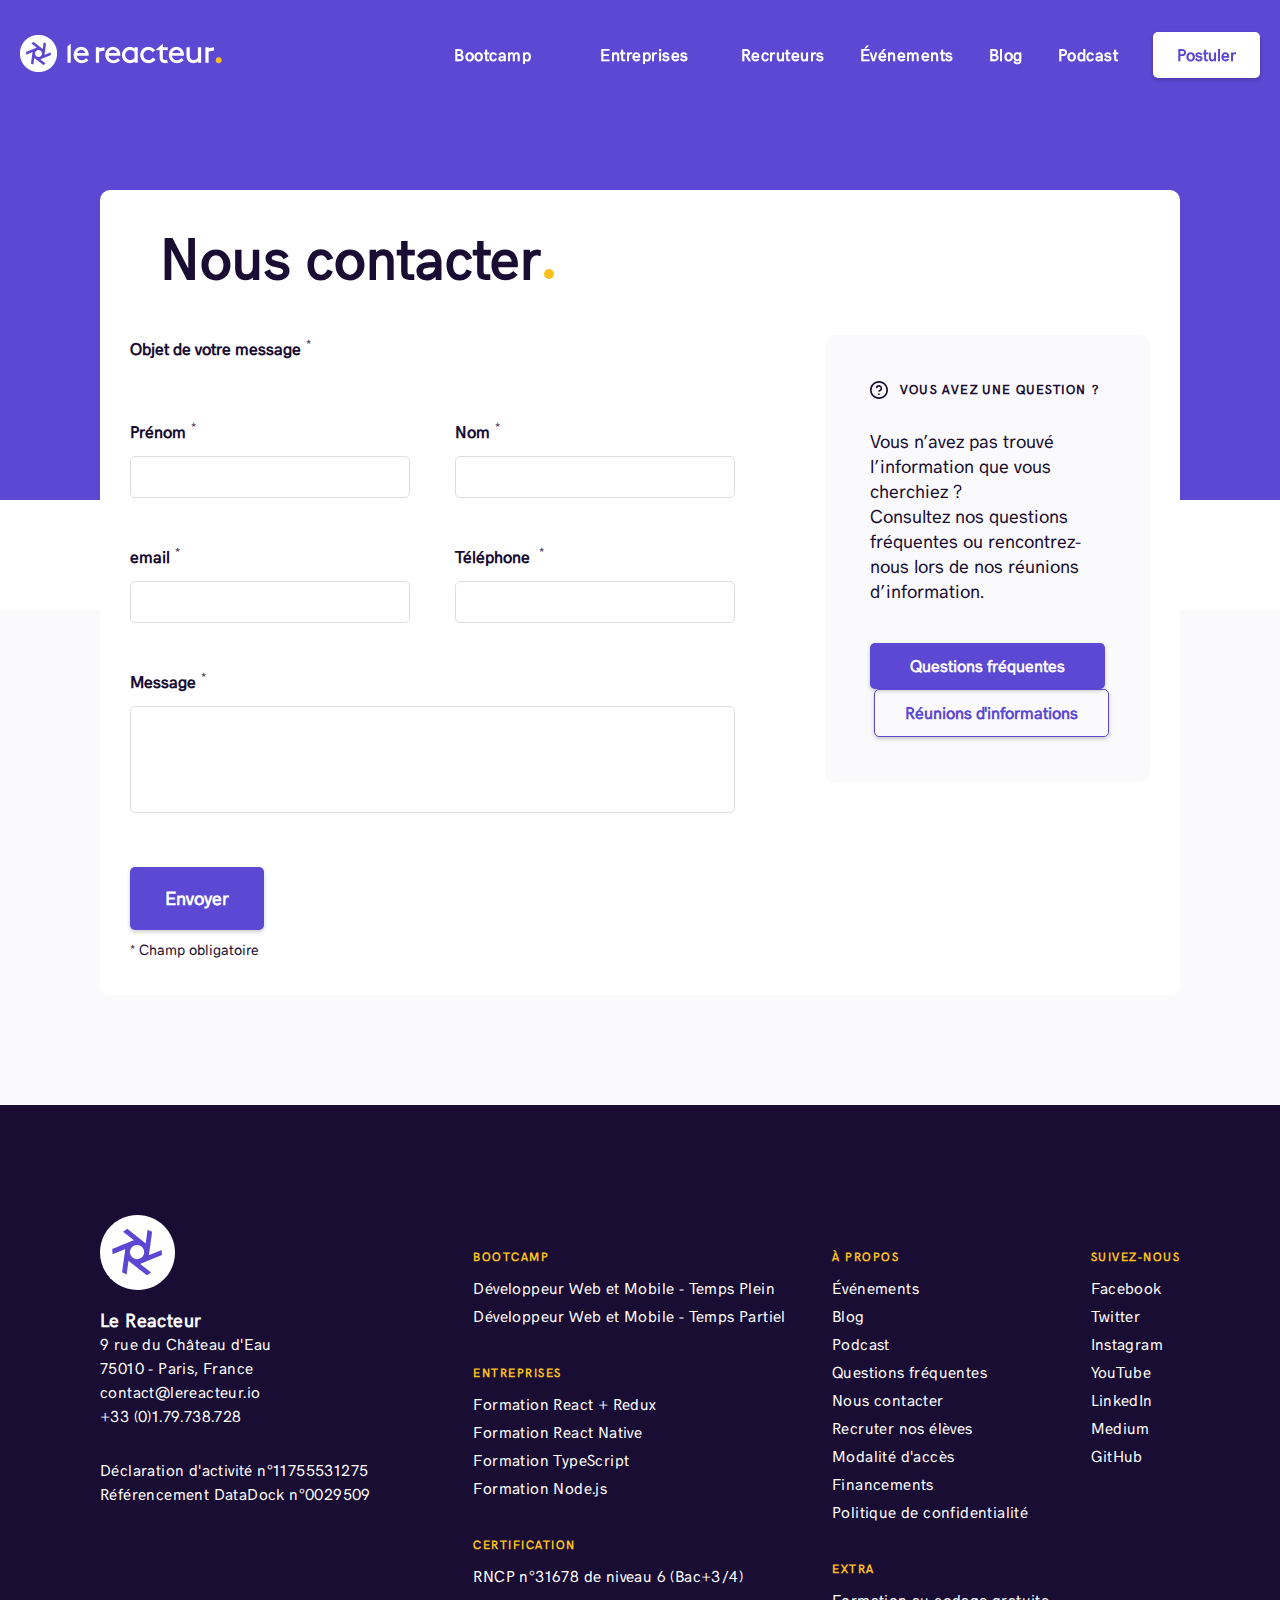
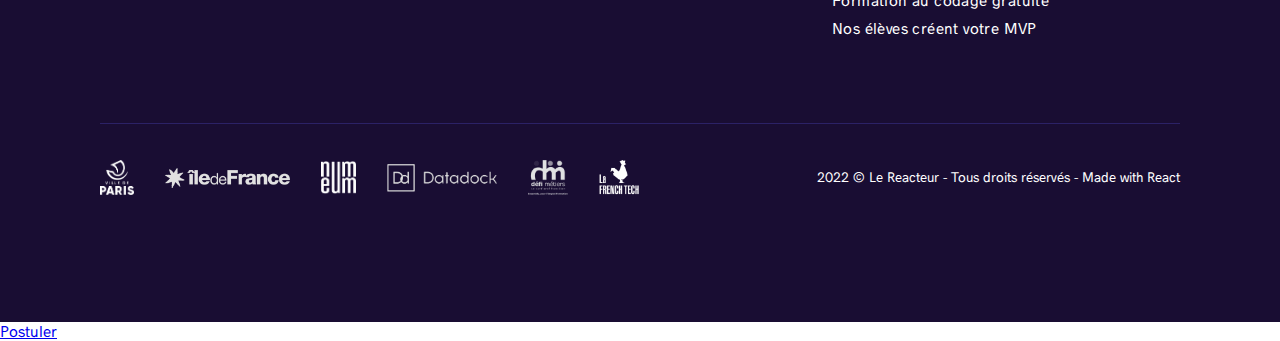
<file: contact.html>
<!DOCTYPE html>
<html lang="en">
  <head>
    <meta charset="UTF-8" />
    <meta http-equiv="X-UA-Compatible" content="IE=edge" />
    <meta name="viewport" content="width=device-width, initial-scale=1.0" />
    <link rel="stylesheet" href="css/main.css" />
    <title>Contactez-nous | Le Reacteur</title>
  </head>
  <body>
    <section class="header">
      <div class="header__container">
        <a href="/">
          <img
            src="assets/images/logo-le-reacteur-2.png"
            alt="Le Reacteur - Logo"
            class="logo logo2"
          />
          <img
            src="assets/images/logo-le-reacteur.png"
            alt="Le Reacteur - Logo"
            class="logo logo1"
          />
        </a>
        <div class="blank"></div>
        <div class="nav">
          <button class="bootcampBtn">
            <div class="nav__buttonItem">Bootcamp</div>
            <div data-placement="bottom" class="drop-menu">
              <li class="drop-menu__list">
                <a
                  aria-current="page"
                  class="drop-menu__link"
                  href="/bootcamp-javascript/formation-developpeur-web-mobile/"
                >
                  <p class="drop-menu__primaryText">
                    Développeur Web et Mobile
                  </p>
                  <p class="drop-menu__secondaryText">
                    <span><span>Temps plein</span> - 10 semaines</span>
                  </p>
                </a>
              </li>
              <li class="drop-menu__list">
                <a
                  class="drop-menu__link"
                  href="/bootcamp-javascript/formation-developpeur-web-mobile-temps-partiel/"
                  ><p class="drop-menu__primaryText">
                    Développeur Web et Mobile
                  </p>
                  <p class="drop-menu__secondaryText">
                    <span><span>Temps partiel </span>- 24 semaines </span>
                  </p></a
                >
              </li>
              <li class="drop-menu__list">
                <a
                  class="drop-menu__link"
                  href="/apprendre-a-coder-gratuitement/"
                  ><p class="drop-menu__primaryText">Préparation au Bootcamp</p>
                  <p class="drop-menu__secondaryText">
                    <span><span>Formation en ligne </span>- gratuite </span>
                  </p></a
                >
              </li>
            </div>
          </button>
          <button class="entprBtn">
            <a class="nav__link" href="/formations-professionnelles/"
              >Entreprises</a
            >
            <div data-placement="bottom" class="drop-menu enterprise-drop-menu">
              <li class="drop-menu__list">
                <a class="drop-menu__link" href="/formation/react-redux/"
                  ><p class="drop-menu__primaryText">Formation React + Redux</p>
                  <p class="drop-menu__secondaryText">
                    <span
                      ><span class="css-in3yi3">Temps plein </span>- 5 jours
                    </span>
                  </p></a
                >
              </li>
              <li class="drop-menu__list">
                <a class="drop-menu__link" href="/formation/react-native/"
                  ><p class="drop-menu__primaryText">Formation React Native</p>
                  <p class="drop-menu__secondaryText">
                    <span
                      ><span class="css-in3yi3">Temps plein </span>- 5 jours
                    </span>
                  </p></a
                >
              </li>
              <li class="drop-menu__list">
                <a class="drop-menu__link" href="/formation/typescript/"
                  ><p class="drop-menu__primaryText">Formation TypeScript</p>
                  <p class="drop-menu__secondaryText">
                    <span
                      ><span class="css-in3yi3">Temps plein </span>- 3 jours
                    </span>
                  </p></a
                >
              </li>
              <li class="drop-menu__list">
                <a class="drop-menu__link" href="/formation/node-js/"
                  ><p class="drop-menu__primaryText">Formation Node.js</p>
                  <p class="drop-menu__secondaryText">
                    <span
                      ><span class="css-in3yi3">Temps plein </span>- 3 jours
                    </span>
                  </p></a
                >
              </li>
            </div>
          </button>
          <a class="nav__link" href="/recruteurs/">Recruteurs</a>
          <a class="nav__link" href="/evenements/">Événements</a>
          <a class="nav__link" href="/blog/">Blog</a>
          <a class="nav__link" href="/podcast/">Podcast</a>
          <a class="nav__secondaryButton" href="/postuler">
            <span>Postuler</span>
          </a>
        </div>
        <button class="menu-btn">
          <div class="menu-btn__line"></div>
          <div class="menu-btn__line"></div>
          <div class="menu-btn__line"></div>
        </button>
        <div class="hamburger-menu">
          <div class="hamburger-menu__wrapper">
            <a class="nav__link" href="/recruteurs/">Bootcamp</a>
            <a class="nav__link" href="/recruteurs/">Entreprises</a>
            <a class="nav__link" href="/recruteurs/">Recruteurs</a>
            <a class="nav__link" href="/evenements/">Événements</a>
            <a class="nav__link" href="/blog/">Blog</a>
            <a class="nav__link" href="/podcast/">Podcast</a>
            <a class="nav__secondaryButton" href="/postuler">
              <span>Postuler</span>
            </a>
            <button class="close-menu-btn">
              <span>&times;</span>
            </button>
          </div>
        </div>
      </div>
    </section>
    <div id="" class="layout-1">
      <div class="layout-1__inner"></div>
    </div>
    <div class="layout-2"></div>
    <div class="layout-3">
      <div class="layout-3__container">
        <div class="contact-container">
          <div class="contact-header">
            <div>
              <h1 class="contact-header__title">Nous contacter</h1>
              <p class="blank__info"></p>
            </div>
          </div>
          <div class="form">
            <div class="form__wrapper">
              <form action="#">
                <div class="form__container">
                  <div class="form__label">
                    <p class="label-name">Objet de votre message&nbsp;</p>
                    <p class="label-required">*</p>
                  </div>
                  <div class="form__group1">
                    <div>
                      <div class="form__label">
                        <p class="label-name">Prénom&nbsp;</p>
                        <p class="label-required">*</p>
                      </div>
                      <input type="text" name="firstName" class="form__input" />
                    </div>
                    <div class="pd-45">
                      <div class="form__label">
                        <p class="label-name">Nom&nbsp;</p>
                        <p class="label-required">*</p>
                      </div>
                      <input type="text" name="lastName" class="form__input" />
                    </div>
                  </div>
                  <div class="form__group1">
                    <div>
                      <div class="form__label">
                        <p class="label-name">email&nbsp;</p>
                        <p class="label-required">*</p>
                      </div>
                      <input type="text" name="email" class="form__input" />
                    </div>
                    <div class="pd-45">
                      <div class="form__label">
                        <p class="label-name">Téléphone &nbsp;</p>
                        <p class="label-required">*</p>
                      </div>
                      <input type="text" name="lastName" class="form__input" />
                    </div>
                  </div>
                  <div class="form__group2">
                    <div class="form__label">
                      <p class="label-name">Message&nbsp;</p>
                      <p class="label-required">*</p>
                    </div>
                    <textarea name="message" class="form__textarea"></textarea>
                  </div>
                  <div class="buttonBox">
                    <button class="form__submit" type="submit">
                      <span>Envoyer</span>
                    </button>
                  </div>
                  <div class="pb-10"></div>
                  <p class="requiredText">* Champ obligatoire</p>
                </div>
              </form>
              <div class="form__questions">
                <div class="question">
                  <img src="assets/images/questionIcon.svg" alt="" />
                  <p>Vous avez une question&nbsp;?</p>
                </div>
                <p class="questionInfo">
                  Vous n’avez pas trouvé l’information que vous cherchiez ?
                  <br />Consultez nos questions fréquentes ou rencontrez-nous
                  lors de nos réunions d’information.
                </p>
                <div class="questionButtons">
                  <a class="questionButtons__button1" href="/faq"
                    ><span>Questions fréquentes</span></a
                  >
                  <a class="questionButtons__button2" href="/evenements"
                    ><span>Réunions d'informations</span></a
                  >
                </div>
              </div>
            </div>
          </div>
        </div>
      </div>
    </div>

    <section class="footer">
      <div class="footer__container">
        <div>
          <div class="footer__upper">
            <div class="footer__upperLeft">
              <svg
                class="footer__logo"
                viewBox="0 0 92 92"
                xmlns="http://www.w3.org/2000/svg"
              >
                <g fill="none" fill-rule="evenodd">
                  <path
                    d="M90.8315333 56.5369881C98.2732146 22.9686635 69.0308448-6.27817768 35.4634102 1.17026095 18.3546512 4.9871106 4.99235941 18.3463593 1.17194819 35.4539134-6.28362334 69.0274467 22.9743729 98.2847053 56.5470164 90.8275855 73.6552163 87.0076606 87.0149775 73.64553 90.8315333 56.5369881z"
                    fill="#FFF"
                  ></path>
                  <path
                    d="M51.328338 59.3300521L76 49.1991893l-.4613778-6.239722-15.6472498 6.4273306c.1875699-.709252.3227956-1.431554.4045664-2.1609728l3.6359326-26.5292414-5.5830158-2.7237985-2.3120537 16.9056167c-.4380135-.441841-.9025651-.8560579-1.3910197-1.2403011L33.4241244 17l-5.1285243 3.522872 13.3455254 10.4661263c-.7051683.189719-1.395635.4312439-2.0658708.7226404L15 41.8042849l.4596563 6.2379849 15.6506928-6.4273306c-.1868137.704722-.3220336 1.4223478-.4045664 2.1470759l-3.6290463 26.5431383 5.5830158 2.7237985 2.3120537-16.9056166c.4375736.4423129.902155.8565564 1.3910197 1.2403011L57.5758756 74l5.1268027-3.522872-13.3472469-10.4678634c.6727107-.1790943 1.3319975-.406067 1.9729066-.6792125zm-5.8274772-22.6398379c4.8224108 0 8.7317472 3.9446643 8.7317472 8.8106544 0 4.86599-3.9093364 8.8106543-8.7317472 8.8106543-4.8224109 0-8.7317473-3.9446643-8.7317473-8.8106543.004745-4.8640055 3.9113033-8.8058665 8.7317473-8.8106544z"
                    fill="#5C47D3"
                    fill-rule="nonzero"
                  ></path>
                </g>
              </svg>
              <ul class="footer__leftLists">
                <li class="footer__boldList">Le Reacteur</li>
                <li>9 rue du Château d'Eau</li>
                <li>75010 - Paris, France</li>
                <li>
                  <span
                    class="footer__email"
                    style="unicode-bidi: bidi-override; direction: ltr"
                    >contact@lereacteur.io</span
                  >
                </li>
                <li>
                  <a href="tel:+33179738728" class="footer__number"
                    >+33 (0)1.79.738.728</a
                  >
                </li>
                <li class="footer__coordinates">
                  Déclaration d'activité n°11755531275
                </li>
                <li>Référencement DataDock n°0029509</li>
              </ul>
            </div>
            <div class="footer__upperRight">
              <div>
                <div class="footer__upperRightItem">
                  <p class="footer-header">Bootcamp</p>
                  <div class="footer-item">
                    <a
                      class="itemLink"
                      href="/bootcamp-javascript/formation-developpeur-web-mobile/"
                      >Développeur Web et Mobile - Temps Plein</a
                    ><a
                      class="itemLink"
                      href="/bootcamp-javascript/formation-developpeur-web-mobile-temps-partiel/"
                      >Développeur Web et Mobile - Temps Partiel</a
                    >
                  </div>
                </div>
                <div class="footer__upperRightItem">
                  <p class="footer-header">Entreprises</p>
                  <div class="footer-item">
                    <a class="itemLink" href="/formation/react-redux/"
                      >Formation React + Redux</a
                    ><a class="itemLink" href="/formation/react-native/"
                      >Formation React Native</a
                    ><a class="itemLink" href="/formation/typescript/"
                      >Formation TypeScript</a
                    ><a class="itemLink" href="/formation/node-js/"
                      >Formation Node.js</a
                    >
                  </div>
                </div>
                <div class="footer__upperRightItem">
                  <p class="footer-header">Certification</p>
                  <div class="footer-item">
                    <a
                      class="itemLink"
                      href="/titre-rncp-concepteur-developpeur-d-applications"
                      >RNCP n°31678 de niveau 6 (Bac+3/4)</a
                    >
                  </div>
                </div>
              </div>
              <div>
                <div class="footer__upperRightItem">
                  <p class="footer-header">À Propos</p>
                  <div class="footer-item">
                    <a class="itemLink" href="/evenements/">Événements</a
                    ><a class="itemLink" href="/blog/">Blog</a
                    ><a class="itemLink" href="/podcast/">Podcast</a
                    ><a class="itemLink" href="/faq/">Questions fréquentes</a
                    ><a aria-current="page" class="itemLink" href="/contact/"
                      >Nous contacter</a
                    ><a class="itemLink" href="/recruteurs/"
                      >Recruter nos élèves</a
                    ><a class="itemLink" href="/modalites-d-acces/"
                      >Modalité d'accès</a
                    ><a class="itemLink" href="/financements/">Financements</a
                    ><a class="itemLink" href="/politique-de-confidentialite/"
                      >Politique de confidentialité</a
                    >
                  </div>
                </div>
                <div class="footer__upperRightItem">
                  <p class="footer-header">Extra</p>
                  <div class="footer-item">
                    <a class="itemLink" href="/apprendre-a-coder-gratuitement/"
                      >Formation au codage gratuite</a
                    ><a class="itemLink" href="/produit-minimum-viable-gratuit"
                      >Nos élèves créent votre MVP</a
                    >
                  </div>
                </div>
              </div>
              <div>
                <div class="footer__upperRightItem">
                  <p class="footer-header">Suivez-nous</p>
                  <div class="footer-item">
                    <a
                      href="https://www.facebook.com/LeReacteurIO/"
                      rel="noopener noreferrer"
                      class="itemLink"
                      >Facebook</a
                    ><a
                      href="https://twitter.com/lereacteurIO"
                      rel="noopener noreferrer"
                      class="itemLink"
                      >Twitter</a
                    ><a
                      href="https://www.instagram.com/lereacteur.io/"
                      rel="noopener noreferrer"
                      class="itemLink"
                      >Instagram</a
                    ><a
                      href="https://www.youtube.com/channel/UCZiSHyumY80PJWHUr9jiDvQ"
                      rel="noopener noreferrer"
                      class="itemLink"
                      >YouTube</a
                    ><a
                      href="https://www.linkedin.com/school/le-reacteur/"
                      rel="noopener noreferrer"
                      class="itemLink"
                      >LinkedIn</a
                    ><a
                      href="https://medium.com/le-reacteur"
                      rel="noopener noreferrer"
                      class="itemLink"
                      >Medium</a
                    ><a
                      href="https://github.com/LeReacteur"
                      rel="noopener noreferrer"
                      class="itemLink"
                      >GitHub</a
                    >
                  </div>
                </div>
              </div>
            </div>
          </div>
          <div class="footer__lower">
            <div class="footer__lowerLeft">
              <img
                width="auto"
                height="35"
                src="[data-uri]"
                alt="Logo Ville de Paris"
              /><img
                width="auto"
                height="20"
                src="[data-uri]"
                alt="Logo Île de France"
              /><img
                width="auto"
                height="35"
                src="[data-uri]"
                alt="Logo Numeum"
              /><img
                width="auto"
                height="43"
                src="[data-uri]"
                alt="Logo Datadock"
              /><img
                width="auto"
                height="35"
                src="[data-uri]"
                alt="Logo Défi Métiers"
              /><img
                width="auto"
                height="35"
                src="[data-uri]"
                alt="Logo La French Tech"
              />
            </div>
            <p class="footer__lowerRight">
              2022 © Le Reacteur - Tous droits réservés - Made with React
            </p>
          </div>
        </div>
      </div>
    </section>

    <!-- Bottom apply button -->
    <a class="bottom-apply-btn" href="/postuler"><span>Postuler</span></a>
  </body>

  <script src="js/script.js"></script>
</html>
</file>
<file: css/main.css>
.header {
  background: #5c48d3;
  height: 110px;
  box-shadow: rgba(0, 0, 0, 0) 0px 0.2rem 0.5rem 0px;
  position: fixed;
  z-index: 1000;
  top: 0;
  left: 0;
  right: 0;
  display: flex;
  flex-direction: row;
  align-items: center;
}
.header__container {
  max-width: 1350px;
  padding: 20px;
  width: 100%;
  margin: 0 auto;
  display: -webkit-box;
  display: -webkit-flex;
  display: -ms-flexbox;
  display: flex;
  -webkit-flex-direction: row;
  -ms-flex-direction: row;
  flex-direction: row;
  -webkit-align-items: center;
  -webkit-box-align: center;
  -ms-flex-align: center;
  align-items: center;
  -webkit-flex: 1;
  -ms-flex: 1;
  flex: 1;
}

.scroll {
  height: 70px;
  box-shadow: rgba(0, 0, 0, 0.06) 0px 0.2rem 0.5rem 0px;
}
.scroll:not(.bootcampHeader) {
  background: rgb(255, 255, 255);
}

.logo {
  height: 37px;
  z-index: 2;
  opacity: 1;
  position: relative;
}

.blank {
  flex: 1;
  margin-left: 10px;
}

.nav {
  display: flex;
  flex-direction: row;
  -webkit-box-align: center;
  align-items: center;
}
.nav button {
  background-color: transparent;
  border-style: none;
}
.nav__buttonItem {
  letter-spacing: 0.5px;
  cursor: pointer;
  transition: color 0.2s ease-in-out 0s;
  text-decoration: none;
  color: #fff;
  font-family: "HK Compakt";
  font-style: normal;
  font-weight: 700;
  font-size: 17px;
  margin-right: 35px;
  line-height: 20px;
}
.nav__link {
  letter-spacing: 0.5px;
  cursor: pointer;
  transition: color 0.2s ease-in-out 0s;
  text-decoration: none;
  color: #fff;
  font-family: "HK Compakt";
  font-style: normal;
  font-weight: 700;
  font-size: 17px;
  margin-right: 35px;
  line-height: 20px;
}
.nav__secondaryButton {
  position: relative;
  cursor: pointer;
  border-radius: 5px;
  text-align: center;
  text-overflow: ellipsis;
  overflow: hidden;
  box-shadow: rgba(0, 0, 0, 0.2) 0px 2px 4px;
  transition-property: all;
  transition-duration: 0.3s;
  outline-style: none;
  transition-timing-function: ease-in-out;
  font-size: 17px;
  line-height: 20px;
  color: #5c48d3;
  background-color: #fff;
  font-family: "HK Compakt";
  font-style: normal;
  font-weight: 700;
  text-decoration: none;
  display: inline-block;
}
.nav__secondaryButton span {
  padding: 13px 24px;
  display: block;
  position: relative;
}
.nav__secondaryButton::before {
  content: "";
  position: absolute;
  display: block;
  inset: 0px;
  transform: scaleX(0);
  transform-origin: 0px 50%;
  transition-property: transform;
  transition-duration: 0.3s;
  transition-timing-function: ease-in-out;
  background-color: rgba(255, 255, 255, 0.1);
}

.hamburger-menu {
  display: none;
}
.hamburger-menu__wrapper {
  padding-top: 100px;
  padding-bottom: 100px;
  display: flex;
  flex-direction: column;
  align-items: center;
  position: relative;
}
.hamburger-menu__wrapper a {
  margin-bottom: 30px;
  position: relative;
  text-align: center;
  margin-right: 0;
}
.hamburger-menu__wrapper a:not(last-child):after {
  content: "";
  position: absolute;
  background-color: #fcc01a;
  height: 5px;
  width: 30px;
  left: 50%;
  bottom: -10px;
  transform: translateX(-50%);
}

.close-menu-btn {
  cursor: pointer;
  color: #fafafc;
  font-size: 66px;
  position: absolute;
  top: 20px;
  right: 100px;
}

.scroll:not(.bootcampHeader) .nav .nav__link {
  color: #5c48d3;
}
.scroll:not(.bootcampHeader) .nav .nav__buttonItem {
  color: #5c48d3;
}
.scroll:not(.bootcampHeader) .nav .nav__secondaryButton {
  color: #fff;
  background-color: #5c48d3;
}
.scroll:not(.bootcampHeader) .menu-btn__line {
  background: #5c48d3;
}

.logo.show-logo {
  display: block;
}

.hide-logo {
  display: none;
}

.logo2 {
  display: none;
}

.menu-btn {
  width: 35px;
  height: 45px;
  display: flex;
  flex-direction: column;
  align-items: center;
  justify-content: space-between;
  padding-top: 10px;
  padding-bottom: 10px;
  cursor: pointer;
}
.menu-btn__line {
  height: 4px;
  width: 100%;
  border-radius: 5px;
  background-color: #fff;
}
@media screen and (min-width: 1000px) {
  .menu-btn {
    display: none;
  }
}

.hero {
  background-color: #5c48d3;
  display: -webkit-box;
  display: -webkit-flex;
  display: -ms-flexbox;
  display: flex;
  -webkit-flex-direction: column;
  -ms-flex-direction: column;
  flex-direction: column;
  -webkit-align-items: stretch;
  -webkit-box-align: stretch;
  -ms-flex-align: stretch;
  align-items: stretch;
  padding-top: 110px;
  padding-bottom: 110px;
}
.hero__container {
  margin: 0 auto;
  max-width: 1350px;
  width: 100%;
  display: -webkit-box;
  display: -webkit-flex;
  display: -ms-flexbox;
  display: flex;
  -webkit-flex-direction: column;
  -ms-flex-direction: column;
  flex-direction: column;
  -webkit-flex: 1;
  -ms-flex: 1;
  flex: 1;
  padding: auto;
}
@media screen and (max-width: 600px) {
  .hero__container {
    padding: 0 20px;
  }
}
.hero__grid {
  -webkit-flex: 1;
  -ms-flex: 1;
  flex: 1;
  display: -webkit-box;
  display: -webkit-flex;
  display: -ms-flexbox;
  display: flex;
  -webkit-flex-direction: column;
  -ms-flex-direction: column;
  flex-direction: column;
}
.hero__gridItem1 {
  display: -webkit-box;
  display: -webkit-flex;
  display: -ms-flexbox;
  display: flex;
  -webkit-flex-direction: column;
  -ms-flex-direction: column;
  flex-direction: column;
  -webkit-align-items: center;
  -webkit-box-align: center;
  -ms-flex-align: center;
  align-items: center;
  -webkit-box-pack: center;
  -webkit-justify-content: center;
  -ms-flex-pack: center;
  justify-content: center;
  text-align: center;
}
.hero__gridItem1__title {
  font-size: 58px;
  line-height: 68px;
  color: #fff;
  font-family: HK Compakt;
  font-style: normal;
  font-weight: 700;
}
@media only screen and (max-width: 599px) {
  .hero__gridItem1__title {
    font-size: 40px;
    line-height: 45px;
  }
}
.hero__gridItem1__info {
  font-size: 24px;
  line-height: 32px;
  color: #fff;
  font-family: HK Compakt;
  font-style: normal;
  font-weight: 500;
  margin-top: 30px;
  text-align: center;
}
@media only screen and (max-width: 599px) {
  .hero__gridItem1__info {
    font-size: 18px;
    line-height: 24px;
  }
}
.hero__gridItem1__buttonBox {
  margin-top: 32px;
  display: -webkit-box;
  display: -webkit-flex;
  display: -ms-flexbox;
  display: flex;
  -webkit-flex-direction: row;
  -ms-flex-direction: row;
  flex-direction: row;
  -webkit-align-items: center;
  -webkit-box-align: center;
  -ms-flex-align: center;
  align-items: center;
  -webkit-box-pack: center;
  -webkit-justify-content: center;
  -ms-flex-pack: center;
  justify-content: center;
}
@media only screen and (max-width: 599px) {
  .hero__gridItem1__buttonBox {
    -webkit-flex-direction: column;
    -ms-flex-direction: column;
    flex-direction: column;
    -webkit-align-items: center;
    -webkit-box-align: center;
    -ms-flex-align: center;
    align-items: center;
    -webkit-box-pack: center;
    -webkit-justify-content: center;
    -ms-flex-pack: center;
    justify-content: center;
    width: 100%;
  }
}
.hero__gridItem1__button {
  position: relative;
  cursor: pointer;
  border-radius: 5px;
  text-align: center;
  text-overflow: ellipsis;
  overflow: hidden;
  box-shadow: rgba(0, 0, 0, 0.2) 0px 2px 4px;
  -webkit-transition-property: all;
  transition-property: all;
  -webkit-transition-duration: 0.3s;
  transition-duration: 0.3s;
  outline-style: none;
  -webkit-transition-timing-function: ease-in-out;
  transition-timing-function: ease-in-out;
  font-size: 19px;
  line-height: 31px;
  color: #5c48d3;
  background-color: #fff;
  font-family: HK Compakt;
  font-style: normal;
  font-weight: 700;
  min-width: 210px;
  border: none;
}
@media only screen and (max-width: 599px) {
  .hero__gridItem1__button {
    width: 100%;
  }
}
.hero__gridItem1__button::before {
  background-color: #fafafc;
  content: "";
  position: absolute;
  display: block;
  top: 0;
  bottom: 0;
  right: 0;
  left: 0;
  -webkit-transform: scaleX(0);
  -ms-transform: scaleX(0);
  transform: scaleX(0);
  -webkit-transform-origin: 0 50%;
  -ms-transform-origin: 0 50%;
  transform-origin: 0 50%;
  -webkit-transition-property: -webkit-transform;
  -webkit-transition-property: transform;
  transition-property: transform;
  -webkit-transition-duration: 0.3s;
  transition-duration: 0.3s;
  -webkit-transition-timing-function: ease-in-out;
  transition-timing-function: ease-in-out;
}
.hero__gridItem1__button > span {
  padding: 16px 35px;
  display: block;
  position: relative;
}
.hero__gridItem2 {
  flex: 1 1 0%;
  transition: all 0.3s cubic-bezier(0.41, 0.094, 0.54, 0.07) 0s;
  display: flex;
  align-items: center;
  justify-content: center;
}
.hero__gridItem2 .hero__videoContainer {
  background-position: 100% 50%;
  background-repeat: no-repeat;
  background-size: cover;
  position: relative;
  opacity: 0.99;
  -webkit-mask-image: -webkit-radial-gradient(center, white, black);
  object-fit: cover;
  background-size: cover;
  cursor: pointer;
  position: relative;
  display: flex;
  -webkit-box-pack: center;
  justify-content: center;
  -webkit-box-align: center;
  align-items: center;
  width: 623px;
  height: 448px;
  border-radius: 5px;
  background-position: 100% center;
  overflow: hidden;
}
.hero__gridItem2 .hero__videoContainer::before {
  content: "";
  display: block;
  position: absolute;
  width: 100%;
  height: 100%;
  top: 0;
  left: 0;
  transition: none;
  background-position: 100% center;
  background-repeat: no-repeat;
  background-size: cover;
  background-position-x: 100%;
  background-position-y: center;
  z-index: -100;
  background-image: url("/assets/images/image14.webp");
  opacity: 1;
}

.job__item1 {
  background-color: #fff;
  display: -webkit-box;
  display: -webkit-flex;
  display: -ms-flexbox;
  display: flex;
  -webkit-flex-direction: column;
  -ms-flex-direction: column;
  flex-direction: column;
  -webkit-align-items: stretch;
  -webkit-box-align: stretch;
  -ms-flex-align: stretch;
  align-items: stretch;
  padding-top: 110px;
  padding-bottom: 110px;
}
.job__item1__container {
  margin: 0 auto;
  max-width: 1350px;
  width: 100%;
  display: -webkit-box;
  display: -webkit-flex;
  display: -ms-flexbox;
  display: flex;
  -webkit-flex-direction: column;
  -ms-flex-direction: column;
  flex-direction: column;
  -webkit-flex: 1;
  -ms-flex: 1;
  flex: 1;
  padding: auto;
}
.job__header {
  display: -webkit-box;
  display: -webkit-flex;
  display: -ms-flexbox;
  display: flex;
  -webkit-box-pack: center;
  -webkit-justify-content: center;
  -ms-flex-pack: center;
  justify-content: center;
  -webkit-align-items: center;
  -webkit-box-align: center;
  -ms-flex-align: center;
  align-items: center;
}
.job__headerContent {
  text-align: center;
  max-width: 730px;
  display: -webkit-box;
  display: -webkit-flex;
  display: -ms-flexbox;
  display: flex;
  padding-bottom: 50px;
  -webkit-flex-direction: column;
  -ms-flex-direction: column;
  flex-direction: column;
  -webkit-box-pack: center;
  -webkit-justify-content: center;
  -ms-flex-pack: center;
  justify-content: center;
  -webkit-align-items: center;
  -webkit-box-align: center;
  -ms-flex-align: center;
  align-items: center;
  max-width: 970px;
  margin-bottom: 72px;
  padding-bottom: 0;
}
.job__headerContent__upper {
  font-size: 46px;
  line-height: 53px;
  display: inline-block;
  color: #190d33;
  font-family: HK Compakt;
  font-style: normal;
  font-weight: 700;
}
@media only screen and (max-width: 599px) {
  .job__headerContent__upper {
    font-size: 33px;
    line-height: 38px;
    -webkit-box-pack: center;
    -webkit-justify-content: center;
    -ms-flex-pack: center;
    justify-content: center;
    text-align: center;
  }
}
.job__headerContent__upper__secondary {
  color: #5c48d3;
}
.job__headerContent__lower {
  font-size: 30px;
  line-height: 35px;
  padding-bottom: 4px;
  display: inline-block;
  color: #190d33;
  font-family: HK Compakt;
  font-style: normal;
  font-weight: 700;
  margin: 15px 0 20px;
  font-weight: lighter;
}
@media only screen and (max-width: 599px) {
  .job__headerContent__lower {
    font-size: 25px;
    line-height: 30px;
  }
}
.job__grid {
  -webkit-flex: 1;
  -ms-flex: 1;
  flex: 1;
  display: -webkit-box;
  display: -webkit-flex;
  display: -ms-flexbox;
  display: flex;
  -webkit-flex-direction: column;
  -ms-flex-direction: column;
  flex-direction: column;
}
.job__grid__imgWrapper {
  position: relative;
  overflow: hidden;
  -webkit-box-align: center;
  align-items: center;
  -webkit-box-pack: center;
  justify-content: center;
  width: 100%;
  background-color: rgb(255, 255, 255);
  border-radius: 5px;
  height: 320px;
}
.job__grid__1 {
  margin-bottom: 32px;
  -webkit-flex: 1;
  -ms-flex: 1;
  flex: 1;
  width: 543px;
}
.job__grid__2 {
  width: 64px;
}
.job__grid__3 {
  margin-bottom: 0;
  -webkit-flex: 1;
  -ms-flex: 1;
  flex: 1;
}
.job__grid__header {
  display: -webkit-box;
  display: -webkit-flex;
  display: -ms-flexbox;
  display: flex;
  width: 100%;
  -webkit-align-items: center;
  -webkit-box-align: center;
  -ms-flex-align: center;
  align-items: center;
  -webkit-box-pack: center;
  -webkit-justify-content: initial;
  -ms-flex-pack: initial;
  justify-content: initial;
}
@media only screen and (max-width: 599px) {
  .job__grid__header {
    justify-content: center;
  }
}
.job__grid__header__box {
  min-height: 29px;
  border-radius: 3px;
  padding: 5px 8px;
  display: -webkit-box;
  display: -webkit-flex;
  display: -ms-flexbox;
  display: flex;
  -webkit-flex-direction: row;
  -ms-flex-direction: row;
  flex-direction: row;
  -webkit-align-items: center;
  -webkit-box-align: center;
  -ms-flex-align: center;
  align-items: center;
  -webkit-box-pack: center;
  -webkit-justify-content: center;
  -ms-flex-pack: center;
  justify-content: center;
  background: rgba(255, 255, 255, 0.42);
  margin-right: 8px;
  background: rgba(233, 233, 240, 0.8);
  margin-bottom: 10px;
}
.job__grid__headerText {
  font-size: 13px;
  line-height: 20px;
  padding-bottom: 5px;
  text-transform: uppercase;
  -webkit-letter-spacing: 1.2px;
  -moz-letter-spacing: 1.2px;
  -ms-letter-spacing: 1.2px;
  letter-spacing: 1.2px;
  color: #190d33;
  font-family: HK Compakt;
  font-style: normal;
  font-weight: 700;
  padding-bottom: 0;
  -webkit-letter-spacing: 1px;
  -moz-letter-spacing: 1px;
  -ms-letter-spacing: 1px;
  letter-spacing: 1px;
  font-size: 12px;
}
.job__grid__subHeader {
  font-size: 30px;
  line-height: 35px;
  padding-bottom: 4px;
  display: inline-block;
  color: #190d33;
  font-family: HK Compakt;
  font-style: normal;
  font-weight: 700;
}
@media only screen and (max-width: 599px) {
  .job__grid__subHeader {
    font-size: 25px;
    line-height: 30px;
  }
}
.job__grid__info {
  font-size: 19px;
  line-height: 28px;
  padding-top: 20px;
  padding-bottom: 20px;
  color: #190d33;
  font-family: HK Compakt;
  font-style: normal;
  font-weight: 500;
}
@media only screen and (max-width: 599px) {
  .job__grid__info {
    font-size: 18px;
    line-height: 25px;
    text-align: center;
  }
}
.job__grid__button {
  position: relative;
  cursor: pointer;
  border-radius: 5px;
  text-align: center;
  text-overflow: ellipsis;
  overflow: hidden;
  box-shadow: rgba(0, 0, 0, 0.2) 0px 2px 4px;
  -webkit-transition-property: all;
  transition-property: all;
  -webkit-transition-duration: 0.3s;
  transition-duration: 0.3s;
  outline-style: none;
  -webkit-transition-timing-function: ease-in-out;
  transition-timing-function: ease-in-out;
  font-size: 19px;
  line-height: 31px;
  color: #fff;
  background-color: #5c48d3;
  font-family: HK Compakt;
  font-style: normal;
  font-weight: 700;
  -webkit-text-decoration: none;
  text-decoration: none;
  display: inline-block;
}
@media only screen and (max-width: 599px) {
  .job__grid__button {
    font-size: 18px;
    line-height: 26px;
    width: 100%;
    margin-bottom: 30px;
  }
}
.job__grid__button::before {
  content: "";
  position: absolute;
  display: block;
  top: 0;
  bottom: 0;
  right: 0;
  left: 0;
  background-color: rgba(255, 255, 255, 0.1);
  -webkit-transform: scaleX(0);
  -ms-transform: scaleX(0);
  transform: scaleX(0);
  -webkit-transform-origin: 0 50%;
  -ms-transform-origin: 0 50%;
  transform-origin: 0 50%;
  -webkit-transition-property: -webkit-transform;
  -webkit-transition-property: transform;
  transition-property: transform;
  -webkit-transition-duration: 0.3s;
  transition-duration: 0.3s;
  -webkit-transition-timing-function: ease-in-out;
  transition-timing-function: ease-in-out;
}
.job__grid__button > span {
  display: block;
  padding: 16px 35px;
  position: relative;
}

.hero-gray-bg:before {
  background-image: linear-gradient(to top, rgba(0, 0, 0, 0.8), rgba(0, 0, 0, 0));
  position: absolute;
  content: "";
  display: block;
  inset: 0px;
  width: 100%;
  height: 100%;
  opacity: 0.8;
  transition: all 0.3s cubic-bezier(0.41, 0.094, 0.54, 0.07) 0s;
}

.play-hero-btn {
  position: absolute;
  top: 50%;
  left: 50%;
  -webkit-transform: translate(-50%, -50%);
  -ms-transform: translate(-50%, -50%);
  transform: translate(-50%, -50%);
  border: none;
  outline: none;
  background: none;
}
.play-hero-btn:focus {
  outline: none;
}

.video-modal .modal-content {
  background-color: transparent;
  border: none;
}

.video-modal .modal-content {
  position: relative;
}

.close-modal-btn {
  position: absolute;
  right: -120px;
  top: -20px;
  background-color: rgba(255, 255, 255, 0.15);
  width: 60px;
  height: 60px;
  display: flex;
  -webkit-box-align: center;
  align-items: center;
  -webkit-box-pack: center;
  justify-content: center;
  -webkit-mask-image: -webkit-radial-gradient(center, white, black);
  transition-property: all;
  transition-duration: 0.3s;
  transition-timing-function: ease-in-out;
  overflow: hidden;
  border-radius: 50%;
  outline: none;
}
.close-modal-btn:focus {
  outline: none;
}

@media screen and (min-width: 900px) {
  .video-modal .modal-dialog {
    max-width: 800px;
  }
}
.technology {
  background-color: #fafafc;
  display: -webkit-box;
  display: -webkit-flex;
  display: -ms-flexbox;
  display: flex;
  -webkit-flex-direction: column;
  -ms-flex-direction: column;
  flex-direction: column;
  -webkit-align-items: stretch;
  -webkit-box-align: stretch;
  -ms-flex-align: stretch;
  align-items: stretch;
  padding-top: 110px;
  padding-bottom: 110px;
}
.technology__container {
  margin: 0 auto;
  max-width: 1350px;
  width: 100%;
  display: -webkit-box;
  display: -webkit-flex;
  display: -ms-flexbox;
  display: flex;
  -webkit-flex-direction: column;
  -ms-flex-direction: column;
  flex-direction: column;
  -webkit-flex: 1;
  -ms-flex: 1;
  flex: 1;
  padding: auto;
}
.technology__header {
  display: -webkit-box;
  display: -webkit-flex;
  display: -ms-flexbox;
  display: flex;
  -webkit-box-pack: center;
  -webkit-justify-content: center;
  -ms-flex-pack: center;
  justify-content: center;
  -webkit-align-items: center;
  -webkit-box-align: center;
  -ms-flex-align: center;
  align-items: center;
}
@media only screen and (max-width: 599px) {
  .technology__header {
    padding-bottom: 20px;
  }
}
.technology__headerBox {
  text-align: center;
  max-width: 730px;
  display: -webkit-box;
  display: -webkit-flex;
  display: -ms-flexbox;
  display: flex;
  padding-bottom: 50px;
  -webkit-flex-direction: column;
  -ms-flex-direction: column;
  flex-direction: column;
  -webkit-box-pack: center;
  -webkit-justify-content: center;
  -ms-flex-pack: center;
  justify-content: center;
  -webkit-align-items: center;
  -webkit-box-align: center;
  -ms-flex-align: center;
  align-items: center;
  max-width: 970px;
  margin-bottom: 40px;
}
.technology__header__1 {
  font-size: 46px;
  line-height: 53px;
  display: inline-block;
  color: #190d33;
  font-family: HK Compakt;
  font-style: normal;
  font-weight: 700;
}
@media only screen and (max-width: 599px) {
  .technology__header__1 {
    font-size: 33px;
    line-height: 38px;
    -webkit-box-pack: center;
    -webkit-justify-content: center;
    -ms-flex-pack: center;
    justify-content: center;
    text-align: center;
  }
}
.technology__header__1 > span {
  color: #5c48d3;
}
.technology__header__2 {
  font-size: 30px;
  line-height: 35px;
  padding-bottom: 4px;
  display: inline-block;
  color: #190d33;
  font-family: HK Compakt;
  font-style: normal;
  font-weight: 700;
  margin: 15px 0 20px;
  font-weight: lighter;
}
@media only screen and (max-width: 599px) {
  .technology__header__2 {
    font-size: 25px;
    line-height: 30px;
  }
}
.technology__items {
  display: -webkit-box;
  display: -webkit-flex;
  display: -ms-flexbox;
  display: flex;
  -webkit-flex-direction: row;
  -ms-flex-direction: row;
  flex-direction: row;
  -webkit-box-pack: space-around;
  -webkit-justify-content: space-around;
  -ms-flex-pack: space-around;
  justify-content: space-around;
  -webkit-flex-wrap: wrap;
  -ms-flex-wrap: wrap;
  flex-wrap: wrap;
}
.technology__item {
  padding-right: 20px;
  padding-left: 20px;
  margin-bottom: 1em;
  display: -webkit-box;
  display: -webkit-flex;
  display: -ms-flexbox;
  display: flex;
  -webkit-box-pack: end;
  -webkit-justify-content: flex-end;
  -ms-flex-pack: end;
  justify-content: flex-end;
  width: 100%;
  max-width: 185px;
  max-height: 70px;
  margin: 60px 20px;
  -webkit-flex-direction: column;
  -ms-flex-direction: column;
  flex-direction: column;
  -webkit-align-items: center;
  -webkit-box-align: center;
  -ms-flex-align: center;
  align-items: center;
}
@media only screen and (max-width: 599px) {
  .technology__item {
    max-width: 77px;
    margin: 35px 8px;
    padding: 0;
  }
}
.technology__itemWrapper {
  position: relative;
}
.technology__itemWrapper > div[role=button]:hover + .technology__itemInfo {
  opacity: 1;
  display: block;
  visibility: visible;
}
.technology__itemInfo {
  position: absolute;
  top: 120%;
  left: 50%;
  margin-left: -125px;
  width: 250px;
  z-index: 3;
  visibility: hidden;
  display: none;
  opacity: 0;
  background-color: #190d33;
  padding: 15px 15px 15px 15px;
  border-radius: 5px;
  box-shadow: 2px 2px 6px 1px rgba(0, 0, 0, 0.2);
}
.technology__itemInfo__title {
  font-size: 19px;
  line-height: 28px;
  padding-top: 20px;
  padding-bottom: 20px;
  color: #190d33;
  font-family: HK Compakt;
  font-style: normal;
  font-weight: 500;
  padding: 0;
  color: #fff;
  font-weight: bold;
}
.technology__itemInfo__about {
  font-size: 19px;
  line-height: 28px;
  padding-top: 20px;
  padding-bottom: 20px;
  color: #190d33;
  font-family: HK Compakt;
  font-style: normal;
  font-weight: 500;
  padding: 0;
  color: #fff;
  font-size: 16px;
  line-height: 22px;
}
.technology__name {
  font-size: 19px;
  line-height: 28px;
  padding-top: 20px;
  padding-bottom: 20px;
  color: #190d33;
  font-family: HK Compakt;
  font-style: normal;
  font-weight: 500;
  color: #9d9d9d;
  font-size: 16px;
}
@media only screen and (max-width: 599px) {
  .technology__name {
    font-size: 12px;
    line-height: 20px;
  }
}

.training {
  background-color: #fff;
  display: -webkit-box;
  display: -webkit-flex;
  display: -ms-flexbox;
  display: flex;
  -webkit-flex-direction: column;
  -ms-flex-direction: column;
  flex-direction: column;
  -webkit-align-items: stretch;
  -webkit-box-align: stretch;
  -ms-flex-align: stretch;
  align-items: stretch;
  padding-top: 110px;
  padding-bottom: 110px;
}
.training__container {
  margin: 0 auto;
  max-width: 1350px;
  width: 100%;
  display: -webkit-box;
  display: -webkit-flex;
  display: -ms-flexbox;
  display: flex;
  -webkit-flex-direction: column;
  -ms-flex-direction: column;
  flex-direction: column;
  -webkit-flex: 1;
  -ms-flex: 1;
  flex: 1;
  padding: auto;
}
.training__header {
  display: -webkit-box;
  display: -webkit-flex;
  display: -ms-flexbox;
  display: flex;
  -webkit-box-pack: center;
  -webkit-justify-content: center;
  -ms-flex-pack: center;
  justify-content: center;
  -webkit-align-items: center;
  -webkit-box-align: center;
  -ms-flex-align: center;
  align-items: center;
}
.training__headerBox {
  text-align: center;
  max-width: 730px;
  display: -webkit-box;
  display: -webkit-flex;
  display: -ms-flexbox;
  display: flex;
  padding-bottom: 50px;
  -webkit-flex-direction: column;
  -ms-flex-direction: column;
  flex-direction: column;
  -webkit-box-pack: center;
  -webkit-justify-content: center;
  -ms-flex-pack: center;
  justify-content: center;
  -webkit-align-items: center;
  -webkit-box-align: center;
  -ms-flex-align: center;
  align-items: center;
  max-width: 1045px;
  margin-bottom: 40px;
}
@media only screen and (max-width: 599px) {
  .training__headerBox {
    padding-bottom: 20px;
  }
}
.training__header__title {
  font-size: 46px;
  line-height: 53px;
  display: inline-block;
  color: #190d33;
  font-family: HK Compakt;
  font-style: normal;
  font-weight: 700;
}
@media only screen and (max-width: 599px) {
  .training__header__title {
    font-size: 33px;
    line-height: 38px;
    -webkit-box-pack: center;
    -webkit-justify-content: center;
    -ms-flex-pack: center;
    justify-content: center;
    text-align: center;
  }
}
.training__header__title > span {
  color: #5c48d3;
}
.training__content {
  -webkit-flex: 1;
  -ms-flex: 1;
  flex: 1;
  display: -webkit-box;
  display: -webkit-flex;
  display: -ms-flexbox;
  display: flex;
  -webkit-flex-direction: column;
  -ms-flex-direction: column;
  flex-direction: column;
}
.training .content__left {
  margin-bottom: 32px;
  -webkit-flex: 6;
  -ms-flex: 6;
  flex: 6;
}
.training .content__left__text {
  font-size: 19px;
  line-height: 28px;
  padding-top: 20px;
  padding-bottom: 20px;
  color: #190d33;
  font-family: HK Compakt;
  font-style: normal;
  font-weight: 500;
}
.training .content__list {
  display: -webkit-box;
  display: -webkit-flex;
  display: -ms-flexbox;
  display: flex;
  -webkit-align-items: start;
  -webkit-box-align: start;
  -ms-flex-align: start;
  align-items: start;
}
.training .content__list__text {
  font-size: 19px;
  line-height: 28px;
  padding-top: 20px;
  padding-bottom: 20px;
  color: #190d33;
  font-family: HK Compakt;
  font-style: normal;
  font-weight: 500;
  padding-top: 0;
}
@media only screen and (max-width: 599px) {
  .training .content__list__text {
    font-size: 18px;
    line-height: 25px;
  }
}
.training .content__list__text2 {
  font-size: 19px;
  line-height: 28px;
  padding-top: 20px;
  padding-bottom: 20px;
  color: #190d33;
  font-family: HK Compakt;
  font-style: normal;
  font-weight: 500;
  padding-top: 0;
  padding-bottom: 5px;
}
.training .content__list__text2 > span {
  font-weight: bold;
}
.training .content__list__link {
  font-size: 19px;
  line-height: 28px;
  -webkit-text-decoration: none;
  text-decoration: none;
  cursor: pointer;
  font-family: HK Compakt;
  font-style: normal;
  font-weight: 500;
  color: #5c48d3;
}
.training .content__marking {
  width: 26px;
  height: 6px;
  margin-right: 12px;
  margin-top: 14px;
  border-radius: 50px;
  background-color: #fcc01a;
  margin-top: 12px;
  min-width: 22px;
}
@media only screen and (max-width: 599px) {
  .training .content__marking {
    margin-top: 12px;
  }
}
.training .content__middle {
  width: 64px;
}
.training .content__right {
  margin-bottom: 0;
  -webkit-flex: 1;
  -ms-flex: 1;
  flex: 1;
}
.training .content__right__wrapper {
  display: -webkit-box;
  display: -webkit-flex;
  display: -ms-flexbox;
  display: flex;
  -webkit-flex-direction: row;
  -ms-flex-direction: row;
  flex-direction: row;
  -webkit-box-pack: space-around;
  -webkit-justify-content: space-around;
  -ms-flex-pack: space-around;
  justify-content: space-around;
  -webkit-flex-wrap: wrap;
  -ms-flex-wrap: wrap;
  flex-wrap: wrap;
}
.training .content__image__wrapper {
  position: relative;
  overflow: hidden;
  width: 30%;
}
.training .content__right__image {
  position: absolute;
  top: 0px;
  left: 0px;
  width: 100%;
  height: 100%;
  object-fit: contain;
  object-position: center center;
  transition-delay: 500ms;
  vertical-align: middle;
}

.bootcampHome {
  background-color: #fafafc;
  display: -webkit-box;
  display: -webkit-flex;
  display: -ms-flexbox;
  display: flex;
  -webkit-flex-direction: column;
  -ms-flex-direction: column;
  flex-direction: column;
  -webkit-align-items: stretch;
  -webkit-box-align: stretch;
  -ms-flex-align: stretch;
  align-items: stretch;
  padding-top: 110px;
  padding-bottom: 110px;
}
.bootcampHome__container {
  margin: 0 auto;
  max-width: 1350px;
  width: 100%;
  display: -webkit-box;
  display: -webkit-flex;
  display: -ms-flexbox;
  display: flex;
  -webkit-flex-direction: column;
  -ms-flex-direction: column;
  flex-direction: column;
  -webkit-flex: 1;
  -ms-flex: 1;
  flex: 1;
  padding: auto;
}
.bootcampHome__header {
  display: -webkit-box;
  display: -webkit-flex;
  display: -ms-flexbox;
  display: flex;
  -webkit-box-pack: center;
  -webkit-justify-content: center;
  -ms-flex-pack: center;
  justify-content: center;
  -webkit-align-items: center;
  -webkit-box-align: center;
  -ms-flex-align: center;
  align-items: center;
}
.bootcampHome .header__container {
  text-align: center;
  max-width: 730px;
  display: -webkit-box;
  display: -webkit-flex;
  display: -ms-flexbox;
  display: flex;
  padding-bottom: 50px;
  -webkit-flex-direction: column;
  -ms-flex-direction: column;
  flex-direction: column;
  -webkit-box-pack: center;
  -webkit-justify-content: center;
  -ms-flex-pack: center;
  justify-content: center;
  -webkit-align-items: center;
  -webkit-box-align: center;
  -ms-flex-align: center;
  align-items: center;
}
.bootcampHome .header__title {
  font-size: 46px;
  line-height: 53px;
  display: inline-block;
  color: #190d33;
  font-family: HK Compakt;
  font-style: normal;
  font-weight: 700;
}
@media only screen and (max-width: 599px) {
  .bootcampHome .header__title {
    font-size: 33px;
    line-height: 38px;
    -webkit-box-pack: center;
    -webkit-justify-content: center;
    -ms-flex-pack: center;
    justify-content: center;
    text-align: center;
  }
}
.bootcampHome .header__title > span {
  color: #5c48d3;
}
.bootcampHome__reviews {
  -webkit-flex: 1;
  -ms-flex: 1;
  flex: 1;
  display: -webkit-box;
  display: -webkit-flex;
  display: -ms-flexbox;
  display: flex;
  -webkit-flex-direction: column;
  -ms-flex-direction: column;
  flex-direction: column;
  padding-bottom: 40px;
}
.bootcampHome__reviewItem {
  -webkit-flex: 1;
  -ms-flex: 1;
  flex: 1;
  display: -webkit-box;
  display: -webkit-flex;
  display: -ms-flexbox;
  display: flex;
  -webkit-box-pack: center;
  -webkit-justify-content: center;
  -ms-flex-pack: center;
  justify-content: center;
  -webkit-flex-direction: column;
  -ms-flex-direction: column;
  flex-direction: column;
  width: 100%;
  margin-bottom: 50px;
}
.bootcampHome .image-container {
  display: -webkit-box;
  display: -webkit-flex;
  display: -ms-flexbox;
  display: flex;
  width: 100%;
  height: 100%;
  -webkit-box-pack: center;
  -webkit-justify-content: center;
  -ms-flex-pack: center;
  justify-content: center;
  margin: 0 0 18px 0;
}
.bootcampHome .image-wrapper {
  -webkit-align-items: center;
  -webkit-box-align: center;
  -ms-flex-align: center;
  align-items: center;
  -webkit-box-pack: center;
  -webkit-justify-content: center;
  -ms-flex-pack: center;
  justify-content: center;
  width: 35%;
  max-width: 135px;
}
.bootcampHome .image-wrapper > img {
  width: 100%;
  height: 100%;
  object-fit: cover;
  object-position: center center;
}
.bootcampHome .review-info {
  display: -webkit-box;
  display: -webkit-flex;
  display: -ms-flexbox;
  display: flex;
  -webkit-flex-direction: column;
  -ms-flex-direction: column;
  flex-direction: column;
  -webkit-align-items: center;
  -webkit-box-align: center;
  -ms-flex-align: center;
  align-items: center;
}
.bootcampHome .rating-number {
  font-size: 19px;
  line-height: 28px;
  padding-top: 20px;
  padding-bottom: 20px;
  color: #190d33;
  font-family: HK Compakt;
  font-style: normal;
  font-weight: 500;
  font-weight: bold;
  padding-top: 0;
  padding-bottom: 0;
  line-height: 22px;
}
.bootcampHome .rating-number > span {
  color: #5c48d3;
  font-size: 30px;
}
.bootcampHome .reviewer {
  font-size: 19px;
  line-height: 28px;
  padding-top: 20px;
  padding-bottom: 20px;
  color: #190d33;
  font-family: HK Compakt;
  font-style: normal;
  font-weight: 500;
  font-weight: bold;
  padding-top: 0;
  padding-bottom: 15px;
  line-height: 22px;
}
.bootcampHome .rating-info {
  display: -webkit-box;
  display: -webkit-flex;
  display: -ms-flexbox;
  display: flex;
  -webkit-align-items: center;
  -webkit-box-align: center;
  -ms-flex-align: center;
  align-items: center;
}
.bootcampHome .rating-info > a {
  font-size: 19px;
  line-height: 28px;
  -webkit-text-decoration: none;
  text-decoration: none;
  cursor: pointer;
  font-family: HK Compakt;
  font-style: normal;
  font-weight: 500;
  color: #5c48d3;
  font-size: 15px;
  line-height: 18px;
}
.bootcampHome .raitng-star {
  margin-right: 10px;
}
.bootcampHome .star {
  margin-right: 2px;
}

.founders {
  background-color: #fff;
  display: -webkit-box;
  display: -webkit-flex;
  display: -ms-flexbox;
  display: flex;
  -webkit-flex-direction: column;
  -ms-flex-direction: column;
  flex-direction: column;
  -webkit-align-items: stretch;
  -webkit-box-align: stretch;
  -ms-flex-align: stretch;
  align-items: stretch;
  padding-top: 110px;
  padding-bottom: 110px;
}
.founders__container {
  margin: 0 auto;
  max-width: 1350px;
  width: 100%;
  display: -webkit-box;
  display: -webkit-flex;
  display: -ms-flexbox;
  display: flex;
  -webkit-flex-direction: column;
  -ms-flex-direction: column;
  flex-direction: column;
  -webkit-flex: 1;
  -ms-flex: 1;
  flex: 1;
  padding: auto;
}
.founders__header {
  font-size: 46px;
  line-height: 53px;
  display: inline-block;
  color: #190d33;
  font-family: HK Compakt;
  font-style: normal;
  font-weight: 700;
  padding-bottom: 90px;
  display: inline;
}
@media only screen and (max-width: 599px) {
  .founders__header {
    padding-bottom: 60px;
  }
}
@media only screen and (max-width: 599px) {
  .founders__header {
    -webkit-box-pack: center;
    -webkit-justify-content: center;
    -ms-flex-pack: center;
    justify-content: center;
    text-align: center;
  }
}
@media only screen and (max-width: 599px) {
  .founders__header {
    font-size: 33px;
    line-height: 38px;
  }
}
.founders__header > br {
  display: none;
}
.founders .headerText {
  color: #fcc01a;
  display: inline;
}

.founders__profile {
  -webkit-flex: 1;
  -ms-flex: 1;
  flex: 1;
  display: -webkit-box;
  display: -webkit-flex;
  display: -ms-flexbox;
  display: flex;
  -webkit-flex-direction: column;
  -ms-flex-direction: column;
  flex-direction: column;
}

.founders__profile1 {
  margin-bottom: 32px;
  -webkit-flex: 1;
  -ms-flex: 1;
  flex: 1;
}

.founders__wrapper {
  display: -webkit-box;
  display: -webkit-flex;
  display: -ms-flexbox;
  display: flex;
  -webkit-flex-direction: column;
  -ms-flex-direction: column;
  flex-direction: column;
  -webkit-flex: 1;
  -ms-flex: 1;
  flex: 1;
}

.founders__name {
  display: -webkit-box;
  display: -webkit-flex;
  display: -ms-flexbox;
  display: flex;
  -webkit-flex-direction: row;
  -ms-flex-direction: row;
  flex-direction: row;
  -webkit-align-items: flex-end;
  -webkit-box-align: flex-end;
  -ms-flex-align: flex-end;
  align-items: flex-end;
}
.founders__name .image-box {
  background-size: cover;
  background-repeat: no-repeat;
  background-position: center;
  border-radius: 5px;
  margin-right: 25px;
  height: 140px;
  width: 140px;
  box-shadow: 0px 5px 10px rgba(0, 0, 0, 0.2);
  overflow: hidden;
  position: relative;
  opacity: 0.99;
}
.founders__name .image-box.founder2::before {
  content: "";
  display: block;
  position: absolute;
  width: 100%;
  height: 100%;
  top: 0;
  left: 0;
  transition: opacity 0.5s ease 250ms;
  background-position: center center;
  background-repeat: no-repeat;
  background-size: cover;
  z-index: -100;
  background-image: url("/assets/images/PortraitFarid.webp");
}
.founders__name .image-box::before {
  content: "";
  display: block;
  position: absolute;
  width: 100%;
  height: 100%;
  top: 0;
  left: 0;
  transition: opacity 0.5s ease 250ms;
  background-position: center center;
  background-repeat: no-repeat;
  background-size: cover;
  z-index: -100;
  background-image: url("/assets/images/PortraitXavier.webp");
}
.founders__name .name-box {
  display: -webkit-box;
  display: -webkit-flex;
  display: -ms-flexbox;
  display: flex;
  -webkit-flex-direction: column;
  -ms-flex-direction: column;
  flex-direction: column;
  -webkit-flex: 4;
  -ms-flex: 4;
  flex: 4;
}
.founders__name .upper-name {
  display: -webkit-box;
  display: -webkit-flex;
  display: -ms-flexbox;
  display: flex;
  -webkit-flex-direction: column;
  -ms-flex-direction: column;
  flex-direction: column;
}
.founders__name .upper-name > h3 {
  font-size: 30px;
  line-height: 35px;
  padding-bottom: 4px;
  display: inline-block;
  color: #190d33;
  font-family: HK Compakt;
  font-style: normal;
  font-weight: 700;
  padding-bottom: 0;
}
@media only screen and (max-width: 599px) {
  .founders__name .upper-name > h3 {
    font-size: 25px;
    line-height: 30px;
  }
}
.founders__name .lower-name {
  display: -webkit-box;
  display: -webkit-flex;
  display: -ms-flexbox;
  display: flex;
  -webkit-flex-direction: row;
  -ms-flex-direction: row;
  flex-direction: row;
}
.founders__name .lower-name .name-bar {
  width: 26px;
  height: 6px;
  margin-right: 12px;
  margin-top: 14px;
  border-radius: 50px;
  background-color: #fcc01a;
}
.founders__name .lower-name .tilte {
  font-size: 21px;
  line-height: 24px;
  padding-top: 4px;
  color: #190d33;
  font-family: HK Compakt;
  font-style: normal;
  font-weight: 700;
}

.founders__info {
  font-size: 19px;
  line-height: 28px;
  padding-top: 20px;
  padding-bottom: 20px;
  color: #190d33;
  font-family: HK Compakt;
  font-style: normal;
  font-weight: 500;
}
@media only screen and (max-width: 599px) {
  .founders__info {
    font-size: 18px;
    line-height: 25px;
  }
}
.founders__info > a {
  font-size: 19px;
  line-height: 28px;
  -webkit-text-decoration: none;
  text-decoration: none;
  cursor: pointer;
  font-family: HK Compakt;
  font-style: normal;
  font-weight: 500;
  color: #5c48d3;
}

.founders__links {
  display: -webkit-box;
  display: -webkit-flex;
  display: -ms-flexbox;
  display: flex;
  -webkit-flex-direction: row;
  -ms-flex-direction: row;
  flex-direction: row;
}
.founders__links .social-links {
  background-color: #ededed;
  border-radius: 5px;
  display: -webkit-box;
  display: -webkit-flex;
  display: -ms-flexbox;
  display: flex;
  -webkit-align-items: center;
  -webkit-box-align: center;
  -ms-flex-align: center;
  align-items: center;
  -webkit-box-pack: center;
  -webkit-justify-content: center;
  -ms-flex-pack: center;
  justify-content: center;
  padding: 5px 8px;
  margin-right: 8px;
  width: 30px;
  height: 30px;
  cursor: pointer;
}

.supporter {
  background-color: rgb(250, 250, 252);
  display: flex;
  flex-direction: column;
  -webkit-box-align: stretch;
  align-items: stretch;
  padding-top: 110px;
  padding-bottom: 110px;
}

.supporter__container {
  margin: 0 auto;
  max-width: 1350px;
  width: 100%;
  display: -webkit-box;
  display: -webkit-flex;
  display: -ms-flexbox;
  display: flex;
  -webkit-flex-direction: column;
  -ms-flex-direction: column;
  flex-direction: column;
  -webkit-flex: 1;
  -ms-flex: 1;
  flex: 1;
  padding: auto;
}

.supporter__wrapper {
  display: -webkit-box;
  display: -webkit-flex;
  display: -ms-flexbox;
  display: flex;
  -webkit-flex-direction: column;
  -ms-flex-direction: column;
  flex-direction: column;
}
.supporter__wrapper h2 {
  font-size: 46px;
  line-height: 53px;
  display: inline-block;
  color: rgb(25, 13, 51);
  font-family: "HK Compakt";
  font-style: normal;
  font-weight: 700;
  padding-bottom: 60px;
}
@media only screen and (max-width: 599px) {
  .supporter__wrapper h2 {
    -webkit-box-pack: center;
    -webkit-justify-content: center;
    -ms-flex-pack: center;
    justify-content: center;
    text-align: center;
  }
}
@media only screen and (max-width: 599px) {
  .supporter__wrapper h2 {
    font-size: 33px;
    line-height: 38px;
  }
}

.supporter__brand {
  display: flex;
  flex-direction: column;
  -webkit-box-pack: center;
  justify-content: center;
  -webkit-box-align: center;
  align-items: center;
}

.brand-img {
  width: 250px;
  display: flex;
  -webkit-box-pack: center;
  justify-content: center;
}

.brand-img__wrapper {
  position: relative;
  overflow: hidden;
  display: inline-block;
  margin-bottom: 62px;
}
.brand-img__wrapper.brand-img__wrapper1 {
  width: 250px;
  height: 43px;
}
.brand-img__wrapper.brand-img__wrapper2 {
  width: 80px;
  height: 70px;
}
.brand-img__wrapper.brand-img__wrapper3 {
  width: 70px;
  height: 70px;
}
.brand-img__wrapper img {
  width: 100%;
  height: 100%;
  object-fit: cover;
  object-position: center center;
  opacity: 1;
}

.company {
  background-color: #fafafc;
  display: -webkit-box;
  display: -webkit-flex;
  display: -ms-flexbox;
  display: flex;
  -webkit-flex-direction: column;
  -ms-flex-direction: column;
  flex-direction: column;
  -webkit-align-items: stretch;
  -webkit-box-align: stretch;
  -ms-flex-align: stretch;
  align-items: stretch;
  padding-top: 110px;
  padding-bottom: 110px;
}

.company__container {
  margin: 0 auto;
  max-width: 1350px;
  width: 100%;
  display: -webkit-box;
  display: -webkit-flex;
  display: -ms-flexbox;
  display: flex;
  -webkit-flex-direction: column;
  -ms-flex-direction: column;
  flex-direction: column;
  -webkit-flex: 1;
  -ms-flex: 1;
  flex: 1;
  padding: auto;
}
.company__container h2 {
  font-size: 46px;
  line-height: 53px;
  display: inline-block;
  color: rgb(25, 13, 51);
  font-family: "HK Compakt";
  font-style: normal;
  font-weight: 700;
  padding-bottom: 60px;
}
@media only screen and (max-width: 599px) {
  .company__container h2 {
    -webkit-box-pack: center;
    -webkit-justify-content: center;
    -ms-flex-pack: center;
    justify-content: center;
    text-align: center;
  }
}
@media only screen and (max-width: 599px) {
  .company__container h2 {
    font-size: 33px;
    line-height: 38px;
  }
}
.company__container h2 span {
  color: #5c48d3;
}

.company__list {
  display: flex;
  flex-flow: row wrap;
  justify-content: space-around;
}

.company__img {
  padding-right: 20px;
  padding-left: 20px;
  display: flex;
  -webkit-box-pack: center;
  justify-content: center;
  width: 100%;
  max-width: 150px;
  max-height: 70px;
  margin: 20px;
}
@media only screen and (max-width: 599px) {
  .company__img {
    padding-right: 10px;
    padding-left: 10px;
    margin: 15px;
    max-width: 100px;
  }
}

.company__imgWrapper {
  position: relative;
  overflow: hidden;
  display: inline-block;
  width: 128px;
  height: 40px;
}
.company__imgWrapper img {
  position: absolute;
  top: 0px;
  left: 0px;
  width: 100%;
  height: 100%;
  object-fit: contain;
  object-position: center center;
  opacity: 1;
  transition-delay: 500ms;
  vertical-align: middle;
}

.information-meeting {
  background-color: #fff;
  display: -webkit-box;
  display: -webkit-flex;
  display: -ms-flexbox;
  display: flex;
  -webkit-flex-direction: column;
  -ms-flex-direction: column;
  flex-direction: column;
  -webkit-align-items: stretch;
  -webkit-box-align: stretch;
  -ms-flex-align: stretch;
  align-items: stretch;
  padding-top: 110px;
  padding-bottom: 110px;
  position: relative;
  padding-bottom: 150px;
}

.information-meeting__container {
  margin: 0 auto;
  max-width: 1350px;
  width: 100%;
  display: -webkit-box;
  display: -webkit-flex;
  display: -ms-flexbox;
  display: flex;
  -webkit-flex-direction: column;
  -ms-flex-direction: column;
  flex-direction: column;
  -webkit-flex: 1;
  -ms-flex: 1;
  flex: 1;
  padding: auto;
}

.info-left {
  -webkit-flex: 1;
  -ms-flex: 1;
  flex: 1;
  display: -webkit-box;
  display: -webkit-flex;
  display: -ms-flexbox;
  display: flex;
  -webkit-flex-direction: column;
  -ms-flex-direction: column;
  flex-direction: column;
}

.info-left__ctx {
  margin-bottom: 32px;
  flex: 4 1 0%;
}

.info-ctx-header {
  font-size: 46px;
  line-height: 53px;
  display: inline-block;
  color: #190d33;
  font-family: HK Compakt;
  font-style: normal;
  font-weight: 700;
  padding-bottom: 20px;
}
@media only screen and (max-width: 599px) {
  .info-ctx-header {
    -webkit-box-pack: start;
    -webkit-justify-content: flex-start;
    -ms-flex-pack: start;
    justify-content: flex-start;
    text-align: left;
  }
}
@media only screen and (max-width: 599px) {
  .info-ctx-header {
    font-size: 33px;
    line-height: 38px;
  }
}

.info-ctx-subHeader {
  font-size: 30px;
  line-height: 35px;
  padding-bottom: 4px;
  display: inline-block;
  color: #190d33;
  font-family: HK Compakt;
  font-style: normal;
  font-weight: 700;
  font-size: 21px;
}
@media only screen and (max-width: 599px) {
  .info-ctx-subHeader {
    font-size: 25px;
    line-height: 30px;
  }
}

.info-ctx-text {
  font-size: 19px;
  line-height: 28px;
  padding-top: 20px;
  padding-bottom: 20px;
  color: #190d33;
  font-family: HK Compakt;
  font-style: normal;
  font-weight: 500;
  padding-bottom: 0;
}
.info-ctx-text:nth-of-type(2) {
  padding-bottom: 40px;
}

.info-left__blank {
  width: 64px;
}

.info-left__blank2 {
  margin-bottom: 0px;
  flex: 3 1 0%;
}

.info-right {
  position: absolute;
  display: none;
}

.podcast {
  background-color: #5c48d3;
  display: -webkit-box;
  display: -webkit-flex;
  display: -ms-flexbox;
  display: flex;
  -webkit-flex-direction: column;
  -ms-flex-direction: column;
  flex-direction: column;
  -webkit-align-items: stretch;
  -webkit-box-align: stretch;
  -ms-flex-align: stretch;
  align-items: stretch;
  padding-top: 110px;
  padding-bottom: 110px;
}

.podcast__container {
  margin: 0 auto;
  max-width: 1350px;
  width: 100%;
  display: -webkit-box;
  display: -webkit-flex;
  display: -ms-flexbox;
  display: flex;
  -webkit-flex-direction: column;
  -ms-flex-direction: column;
  flex-direction: column;
  -webkit-flex: 1;
  -ms-flex: 1;
  flex: 1;
  padding: auto;
}

.podcast-intro {
  -webkit-flex: 1;
  -ms-flex: 1;
  flex: 1;
  display: -webkit-box;
  display: -webkit-flex;
  display: -ms-flexbox;
  display: flex;
  -webkit-flex-direction: column;
  -ms-flex-direction: column;
  flex-direction: column;
}

.podcast-intro__img {
  margin-bottom: 0;
  -webkit-flex: 1;
  -ms-flex: 1;
  flex: 1;
}
@media only screen and (max-width: 599px) {
  .podcast-intro__img {
    display: none;
  }
}
.podcast-intro__img img {
  width: 100%;
  height: 300px;
  margin-bottom: -3px;
}

.podcast-intro__info {
  margin-bottom: 0px;
  flex: 3 1 0%;
}

.podcast-intro__infoWrapper {
  margin-bottom: 50px;
}
.podcast-intro__infoWrapper h2 {
  font-size: 46px;
  line-height: 53px;
  display: inline-block;
  color: rgb(255, 255, 255);
  font-family: "HK Compakt";
  font-style: normal;
  font-weight: 700;
}
@media only screen and (max-width: 599px) {
  .podcast-intro__infoWrapper h2 {
    -webkit-box-pack: start;
    -webkit-justify-content: flex-start;
    -ms-flex-pack: start;
    justify-content: flex-start;
    text-align: left;
  }
}
@media only screen and (max-width: 599px) {
  .podcast-intro__infoWrapper h2 {
    font-size: 33px;
    line-height: 38px;
  }
}
.podcast-intro__infoWrapper p {
  font-size: 19px;
  line-height: 28px;
  padding-top: 20px;
  padding-bottom: 20px;
  color: #fff;
  font-family: HK Compakt;
  font-style: normal;
  font-weight: 500;
}
@media only screen and (max-width: 599px) {
  .podcast-intro__infoWrapper p {
    font-size: 18px;
    line-height: 25px;
  }
}

.podcast-audio {
  background-color: rgb(255, 255, 255);
  border-radius: 10px;
  padding: 30px;
  margin-bottom: 30px;
  width: 100%;
  box-shadow: rgba(39, 44, 49, 0.06) 8px 14px 38px, rgba(39, 44, 49, 0.03) 1px 3px 8px;
  transition: all 0.5s ease 0s;
}

.podcast-audio__wrapper {
  display: flex;
  -webkit-box-align: center;
  align-items: center;
  flex-direction: column;
}

.podcast-play-btn {
  cursor: pointer;
  width: 55px;
  height: 55px;
}

.podcast-episode {
  display: flex;
  flex-direction: column;
  flex: 1 1 0%;
  width: 100%;
  -webkit-box-pack: justify;
  justify-content: space-between;
  -webkit-box-align: center;
  align-items: center;
  margin-top: 20px;
}

.podcast-episode__info {
  flex: 1 1 0%;
}

.podcast-date-duration {
  line-height: 25px;
  font-family: "HK Compakt";
  font-style: normal;
  text-transform: uppercase;
  font-weight: bold;
  font-size: 14px;
  padding-bottom: 16px;
  color: rgb(25, 13, 51);
}
@media only screen and (max-width: 599px) {
  .podcast-date-duration {
    text-align: center;
  }
}

.podcast-title {
  font-size: 30px;
  line-height: 35px;
  padding-bottom: 4px;
  display: inline-block;
  color: rgb(25, 13, 51);
  font-family: "HK Compakt";
  font-style: normal;
  font-weight: 700;
}
@media only screen and (max-width: 599px) {
  .podcast-title {
    font-size: 18px;
    line-height: 24px;
    text-align: center;
  }
}

.podcast-speaker {
  display: flex;
  align-content: center;
  margin-top: 15px;
}
@media only screen and (max-width: 599px) {
  .podcast-speaker {
    text-align: center;
    justify-content: center;
  }
}
.podcast-speaker p {
  font-size: 21px;
  line-height: 24px;
  padding-top: 4px;
  color: rgb(25, 13, 51);
  font-family: "HK Compakt";
  font-style: normal;
  font-weight: 700;
}
@media only screen and (max-width: 599px) {
  .podcast-speaker p {
    font-size: 16px;
    line-height: 20px;
    text-align: center;
  }
}

.podcast-dash {
  width: 26px;
  height: 6px;
  margin-right: 12px;
  margin-top: 14px;
  border-radius: 50px;
  background-color: rgb(252, 192, 26);
}
@media only screen and (max-width: 599px) {
  .podcast-dash {
    display: none;
  }
}

.podcast-discover {
  display: flex;
  flex-direction: row;
  -webkit-box-align: center;
  align-items: center;
}
.podcast-discover span {
  font-size: 19px;
  line-height: 28px;
  text-decoration: none;
  padding-right: 8px;
  color: rgb(92, 72, 211);
  cursor: pointer;
  font-family: "HK Compakt";
  font-style: normal;
  font-weight: 700;
  display: none;
}

.podcast-btn {
  display: flex;
  -webkit-box-pack: center;
  justify-content: center;
  flex: 1 1 0%;
  margin: 50px 0px 30px;
}
.podcast-btn a {
  position: relative;
  cursor: pointer;
  border-radius: 5px;
  text-align: center;
  text-overflow: ellipsis;
  overflow: hidden;
  box-shadow: rgba(0, 0, 0, 0.2) 0px 2px 4px;
  -webkit-transition-property: all;
  transition-property: all;
  -webkit-transition-duration: 0.3s;
  transition-duration: 0.3s;
  outline-style: none;
  -webkit-transition-timing-function: ease-in-out;
  transition-timing-function: ease-in-out;
  font-size: 19px;
  line-height: 31px;
  color: #5c48d3;
  background-color: #fff;
  font-family: HK Compakt;
  font-style: normal;
  font-weight: 700;
  -webkit-text-decoration: none;
  text-decoration: none;
  display: inline-block;
}
@media only screen and (max-width: 599px) {
  .podcast-btn a {
    width: 100%;
  }
}
@media only screen and (max-width: 599px) {
  .podcast-btn a {
    font-size: 18px;
    line-height: 26px;
  }
}
.podcast-btn a span {
  padding: 16px 35px;
  display: block;
  position: relative;
}

.article-section {
  background-color: #fff;
  display: -webkit-box;
  display: -webkit-flex;
  display: -ms-flexbox;
  display: flex;
  -webkit-flex-direction: column;
  -ms-flex-direction: column;
  flex-direction: column;
  -webkit-align-items: stretch;
  -webkit-box-align: stretch;
  -ms-flex-align: stretch;
  align-items: stretch;
  padding-top: 110px;
  padding-bottom: 110px;
}

.article-section__container {
  margin: 0 auto;
  max-width: 1350px;
  width: 100%;
  display: -webkit-box;
  display: -webkit-flex;
  display: -ms-flexbox;
  display: flex;
  -webkit-flex-direction: column;
  -ms-flex-direction: column;
  flex-direction: column;
  -webkit-flex: 1;
  -ms-flex: 1;
  flex: 1;
  padding: auto;
}

.article-section__header {
  display: -webkit-box;
  display: -webkit-flex;
  display: -ms-flexbox;
  display: flex;
  -webkit-box-pack: center;
  -webkit-justify-content: center;
  -ms-flex-pack: center;
  justify-content: center;
  -webkit-align-items: center;
  -webkit-box-align: center;
  -ms-flex-align: center;
  align-items: center;
}

.article-header-wrapper {
  text-align: center;
  max-width: 730px;
  display: -webkit-box;
  display: -webkit-flex;
  display: -ms-flexbox;
  display: flex;
  padding-bottom: 50px;
  -webkit-flex-direction: column;
  -ms-flex-direction: column;
  flex-direction: column;
  -webkit-box-pack: center;
  -webkit-justify-content: center;
  -ms-flex-pack: center;
  justify-content: center;
  -webkit-align-items: center;
  -webkit-box-align: center;
  -ms-flex-align: center;
  align-items: center;
}
.article-header-wrapper h2 {
  font-size: 46px;
  line-height: 53px;
  display: inline-block;
  color: #190d33;
  font-family: HK Compakt;
  font-style: normal;
  font-weight: 700;
}
@media only screen and (max-width: 599px) {
  .article-header-wrapper h2 {
    -webkit-box-pack: center;
    -webkit-justify-content: center;
    -ms-flex-pack: center;
    justify-content: center;
    text-align: center;
  }
}
@media only screen and (max-width: 599px) {
  .article-header-wrapper h2 {
    font-size: 33px;
    line-height: 38px;
  }
}
.article-header-wrapper h2 span {
  color: #5c48d3;
}

.article-section__btn {
  display: flex;
  -webkit-box-pack: center;
  justify-content: center;
  flex: 1 1 0%;
  margin: 50px 0px 30px;
}
.article-section__btn a {
  position: relative;
  cursor: pointer;
  border-radius: 5px;
  text-align: center;
  text-overflow: ellipsis;
  overflow: hidden;
  box-shadow: rgba(0, 0, 0, 0.2) 0px 2px 4px;
  transition-property: all;
  transition-duration: 0.3s;
  outline-style: none;
  transition-timing-function: ease-in-out;
  font-size: 19px;
  line-height: 31px;
  color: rgb(255, 255, 255);
  background-color: rgb(92, 72, 211);
  font-family: "HK Compakt";
  font-style: normal;
  font-weight: 700;
  text-decoration: none;
  display: inline-block;
}
.article-section__btn a span {
  display: block;
  padding: 17px 40px;
  position: relative;
}

.article-section .article-layover {
  background: #5c48d3;
}

.apply-session-grid {
  -webkit-flex: 1;
  -ms-flex: 1;
  flex: 1;
  display: -webkit-box;
  display: -webkit-flex;
  display: -ms-flexbox;
  display: flex;
  -webkit-flex-direction: column;
  -ms-flex-direction: column;
  flex-direction: column;
  padding-top: 100px;
}

.ready-apply__grid1 {
  margin-bottom: 32px;
  -webkit-flex: 1;
  -ms-flex: 1;
  flex: 1;
}

.ready-title {
  font-size: 13px;
  line-height: 20px;
  padding-bottom: 5px;
  text-transform: uppercase;
  letter-spacing: 1.2px;
  color: rgb(255, 255, 255);
  font-family: "HK Compakt";
  font-style: normal;
  font-weight: 700;
}

.ready-type {
  font-size: 30px;
  line-height: 35px;
  padding-bottom: 4px;
  display: inline-block;
  color: #fff;
  font-family: HK Compakt;
  font-style: normal;
  font-weight: 700;
}

.ready-days {
  font-size: 19px;
  line-height: 28px;
  color: rgb(255, 255, 255);
  font-family: "HK Compakt";
  font-style: normal;
  font-weight: 500;
  padding-top: 8px;
  padding-bottom: 0px;
}

.ready-date {
  padding-top: 16px;
  padding-bottom: 32px;
}
.ready-date span {
  font-size: 25px;
  line-height: 35px;
  font-family: "HK Compakt";
  font-style: normal;
  font-weight: 700;
  color: rgb(252, 192, 26);
}

.ready-btn {
  position: relative;
  cursor: pointer;
  border-radius: 5px;
  text-align: center;
  text-overflow: ellipsis;
  overflow: hidden;
  box-shadow: rgba(0, 0, 0, 0.2) 0px 2px 4px;
  -webkit-transition-property: all;
  transition-property: all;
  -webkit-transition-duration: 0.3s;
  transition-duration: 0.3s;
  outline-style: none;
  -webkit-transition-timing-function: ease-in-out;
  transition-timing-function: ease-in-out;
  font-size: 19px;
  line-height: 31px;
  color: #5c48d3;
  background-color: #fff;
  font-family: HK Compakt;
  font-style: normal;
  font-weight: 700;
  -webkit-text-decoration: none;
  text-decoration: none;
  display: inline-block;
}
.ready-btn span {
  display: block;
  padding: 17px 40px;
  position: relative;
}

.ready-blank .ready-aplly__grid2 {
  width: 64px;
}

.ready-apply__grid3 {
  margin-bottom: 0;
  -webkit-flex: 1;
  -ms-flex: 1;
  flex: 1;
}

.mdoal-video {
  width: 820px;
  height: 415px;
}

.bootcampBtn, .entprBtn {
  position: relative;
}

.drop-menu {
  position: absolute;
  inset: 0px auto auto 0px;
  transform: translate(-30%, 50px);
  width: 290px;
  background-color: rgb(255, 255, 255);
  padding: 16px;
  list-style: none;
  border-radius: 5px;
  box-shadow: rgba(0, 0, 0, 0.2) 2px 2px 6px 1px;
  visibility: hidden;
  opacity: 0;
  user-select: none;
}
.drop-menu::before {
  position: absolute;
  content: "";
  top: -5px;
  left: 50%;
  width: 11px;
  height: 11px;
  background-color: rgb(250, 250, 252);
  transform: translateX(-50%) rotate(45deg);
  border-radius: 2px;
  border-top: 1px solid rgb(241, 241, 241);
  border-left: 1px solid rgb(241, 241, 241);
}

.drop-menu__list {
  padding: 12px 18px;
  border-radius: 5px;
  transition: all 0.3s cubic-bezier(0.41, 0.094, 0.54, 0.07) 0s;
}
.drop-menu__list:hover {
  background-color: rgba(92, 72, 211, 0.1);
}

.drop-menu__link {
  text-decoration: none;
}

.drop-menu__primaryText {
  color: rgb(25, 13, 51);
  font-weight: bold;
  font-size: 17px;
  cursor: pointer;
  line-height: 25px;
}

.drop-menu__secondaryText {
  color: #5c48d3;
  font-size: 15px;
  line-height: 22px;
  cursor: pointer;
}
.drop-menu__secondaryText > span > span {
  font-weight: bold;
}

.entprBtn {
  padding: 15px 17px;
}

.bootcampBtn:hover .drop-menu,
.entprBtn:hover .drop-menu {
  visibility: visible;
  opacity: 1;
  user-select: all;
}

.nav__buttonItem {
  padding: 15px 17px;
}
.nav__buttonItem:hover {
  color: #fcc01a;
}

.nav__link:hover {
  color: #fcc01a;
}

@media only screen and (max-width: 599px) {
  .bottom-apply-btn:hover {
    transform: none;
  }
}
.bottom-apply-btn:hover {
  color: rgb(92, 72, 211);
}

.bottom-apply-btn:hover {
  transform: translateY(1px);
}

@media only screen and (max-width: 599px) {
  .bottom-apply-btn {
    position: fixed;
    bottom: 0px;
    z-index: 4;
    width: 100%;
    display: block;
    border-radius: 0px;
    background-color: rgb(252, 192, 26);
    box-shadow: rgba(0, 0, 0, 0.2) 0px -2px 20px;
    transform: translateY(0px);
    transition: all 0.4s cubic-bezier(0.41, 0.094, 0.54, 0.07) 0s;
    font-size: 19px;
    line-height: 31px;
    color: rgb(92, 72, 211);
    font-family: "HK Compakt";
    font-style: normal;
    font-weight: 700;
    text-decoration: none;
    text-align: center;
  }
  .bottom-apply-btn > span {
    display: block;
    padding: 16px 35px;
    position: relative;
  }
}
.layout-1 {
  background-color: #5c48d3;
  display: -webkit-box;
  display: -webkit-flex;
  display: -ms-flexbox;
  display: flex;
  -webkit-flex-direction: column;
  -ms-flex-direction: column;
  flex-direction: column;
  -webkit-align-items: stretch;
  -webkit-box-align: stretch;
  -ms-flex-align: stretch;
  align-items: stretch;
  padding-top: 110px;
  padding-bottom: 110px;
}

.layout-2 {
  height: 110px;
}

.layout-3 {
  background-color: #fafafc;
  display: -webkit-box;
  display: -webkit-flex;
  display: -ms-flexbox;
  display: flex;
  -webkit-flex-direction: column;
  -ms-flex-direction: column;
  flex-direction: column;
  -webkit-align-items: stretch;
  -webkit-box-align: stretch;
  -ms-flex-align: stretch;
  align-items: stretch;
  padding-top: 110px;
  padding-bottom: 110px;
}

.layout-3__container {
  margin: 0 auto;
  max-width: 1350px;
  width: 100%;
  display: -webkit-box;
  display: -webkit-flex;
  display: -ms-flexbox;
  display: flex;
  -webkit-flex-direction: column;
  -ms-flex-direction: column;
  flex-direction: column;
  -webkit-flex: 1;
  -ms-flex: 1;
  flex: 1;
  padding: auto;
}

.contact-header {
  height: auto;
  background-color: #fff;
  border-radius: 10px 10px 0px 0px;
  padding: 30px 30px 30px 30px;
}
.contact-header__title {
  font-size: 58px;
  line-height: 68px;
  color: #190d33;
  font-family: HK Compakt;
  font-style: normal;
  font-weight: 700;
  display: block;
  -webkit-letter-spacing: 0.6px;
  -moz-letter-spacing: 0.6px;
  -ms-letter-spacing: 0.6px;
  letter-spacing: 0.6px;
  padding-bottom: 5px;
}
@media only screen and (max-width: 599px) {
  .contact-header__title {
    font-size: 40px;
    line-height: 52px;
  }
}
.contact-header__title::after {
  content: "";
  display: inline-block;
  height: 7px;
  width: 7px;
  margin-left: 3px;
  background-color: #fcc01a;
  border-radius: 50%;
}

.form {
  background-color: #fff;
  border-radius: 0px 0px 10px 10px;
  padding: 35px 30px;
  padding: 0 30px 35px 30px;
}
.form__wrapper {
  display: -webkit-box;
  display: -webkit-flex;
  display: -ms-flexbox;
  display: flex;
  -webkit-flex-direction: column-reverse;
  -ms-flex-direction: column-reverse;
  flex-direction: column-reverse;
}

.form__container {
  display: -webkit-box;
  display: -webkit-flex;
  display: -ms-flexbox;
  display: flex;
  -webkit-flex-direction: column;
  -ms-flex-direction: column;
  flex-direction: column;
}

.form__label {
  display: -webkit-box;
  display: -webkit-flex;
  display: -ms-flexbox;
  display: flex;
  -webkit-flex-direction: row;
  -ms-flex-direction: row;
  flex-direction: row;
}
.form__label .label-name {
  font-size: 19px;
  line-height: 28px;
  padding-top: 20px;
  padding-bottom: 20px;
  color: #190d33;
  font-family: HK Compakt;
  font-style: normal;
  font-weight: 500;
  font-family: HK Compakt;
  font-style: normal;
  font-weight: 700;
  color: #190d33;
  font-size: 17px;
  padding-bottom: 10px;
  padding-top: 0;
}
.form__label .label-required {
  font-size: 15px;
  line-height: 20px;
  color: #190d33;
  font-family: HK Compakt;
  font-style: normal;
  font-weight: 500;
}

.form__group1 {
  display: -webkit-box;
  display: -webkit-flex;
  display: -ms-flexbox;
  display: flex;
  -webkit-flex-direction: row;
  -ms-flex-direction: row;
  flex-direction: row;
  padding-top: 45px;
}
.form__group1 .form__input {
  font-family: HK Compakt;
  font-style: normal;
  font-weight: 500;
  background-color: #fff;
  border-radius: 5px;
  width: 100%;
  height: 42px;
  padding-left: 20px;
  padding-right: 20px;
  outline: none;
  color: #190d33;
  border: 1px solid #dddfdf;
}

.pd-45 {
  padding-left: 45px;
}

.form__group2 {
  padding-top: 45px;
}
.form__group2 .form__textarea {
  font-family: HK Compakt;
  font-style: normal;
  font-weight: 500;
  background-color: #fff;
  border-radius: 5px;
  width: 100%;
  height: 42px;
  padding-left: 20px;
  padding-right: 20px;
  outline: none;
  color: #190d33;
  border: 1px solid #dddfdf;
  padding-top: 18px;
  height: 8em;
  resize: none;
  border: 1px solid #dddfdf;
}

.buttonBox {
  padding-bottom: 10px;
}
.buttonBox .form__submit {
  position: relative;
  cursor: pointer;
  border-radius: 5px;
  text-align: center;
  text-overflow: ellipsis;
  overflow: hidden;
  box-shadow: rgba(0, 0, 0, 0.2) 0px 2px 4px;
  transition-property: all;
  transition-duration: 0.3s;
  outline-style: none;
  transition-timing-function: ease-in-out;
  font-size: 19px;
  line-height: 31px;
  font-family: "HK Compakt";
  font-style: normal;
  font-weight: 700;
  margin-top: 50px;
  display: block;
  color: rgb(255, 255, 255);
  min-width: 133px;
  min-height: 62px;
  background-color: rgb(92, 72, 211);
  border: none;
}
.buttonBox .form__submit > span {
  display: block;
  padding: 16px 35px;
  position: relative;
}

.pb-10 {
  padding-bottom: 10;
}

.requiredText {
  font-size: 15px;
  line-height: 20px;
  color: #190d33;
  font-family: HK Compakt;
  font-style: normal;
  font-weight: 500;
}

.form__questions {
  display: -webkit-box;
  display: -webkit-flex;
  display: -ms-flexbox;
  display: flex;
  border-radius: 10px;
  -webkit-flex-direction: column;
  -ms-flex-direction: column;
  flex-direction: column;
  margin-bottom: 75px;
}

.question {
  display: none;
}
.question > img {
  margin-top: -5px;
  margin-right: 12px;
  width: 18px;
}
.question > p {
  font-size: 13px;
  line-height: 20px;
  padding-bottom: 5px;
  text-transform: uppercase;
  -webkit-letter-spacing: 1.2px;
  -moz-letter-spacing: 1.2px;
  -ms-letter-spacing: 1.2px;
  letter-spacing: 1.2px;
  color: #190d33;
  font-family: HK Compakt;
  font-style: normal;
  font-weight: 700;
}

.questionInfo {
  font-size: 19px;
  line-height: 25px;
  color: #190d33;
  font-family: HK Compakt;
  font-style: normal;
  font-weight: 500;
  padding-bottom: 14px;
}
@media only screen and (max-width: 599px) {
  .questionInfo {
    font-size: 18px;
    line-height: 23px;
  }
}

.questionButtons {
  margin-top: 20px;
  display: -webkit-box;
  display: -webkit-flex;
  display: -ms-flexbox;
  display: flex;
  -webkit-flex-direction: row;
  -ms-flex-direction: row;
  flex-direction: row;
  -webkit-align-items: center;
  -webkit-box-align: center;
  -ms-flex-align: center;
  align-items: center;
  -webkit-box-pack: start;
  -webkit-justify-content: flex-start;
  -ms-flex-pack: start;
  justify-content: flex-start;
}
@media only screen and (max-width: 599px) {
  .questionButtons {
    -webkit-flex-direction: column;
    -ms-flex-direction: column;
    flex-direction: column;
    width: 100%;
  }
}
.questionButtons__button1 {
  position: relative;
  cursor: pointer;
  border-radius: 5px;
  text-align: center;
  text-overflow: ellipsis;
  overflow: hidden;
  box-shadow: rgba(0, 0, 0, 0.2) 0px 2px 4px;
  -webkit-transition-property: all;
  transition-property: all;
  -webkit-transition-duration: 0.3s;
  transition-duration: 0.3s;
  outline-style: none;
  -webkit-transition-timing-function: ease-in-out;
  transition-timing-function: ease-in-out;
  font-size: 17px;
  line-height: 20px;
  color: #fafafc;
  background-color: #5c48d3;
  font-family: HK Compakt;
  font-style: normal;
  font-weight: 700;
  -webkit-text-decoration: none;
  text-decoration: none;
  display: inline-block;
  margin-bottom: 10px;
}
@media only screen and (max-width: 599px) {
  .questionButtons__button1 {
    width: 100%;
    margin-bottom: 10px;
  }
}
@media only screen and (max-width: 599px) {
  .questionButtons__button1 {
    font-size: 16px;
    line-height: 20px;
  }
}
.questionButtons__button1 > span {
  display: block;
  padding: 13px 24px;
}
.questionButtons__button2 {
  position: relative;
  cursor: pointer;
  border-radius: 5px;
  text-align: center;
  text-overflow: ellipsis;
  overflow: hidden;
  box-shadow: rgba(0, 0, 0, 0.2) 0px 2px 4px;
  -webkit-transition-property: all;
  transition-property: all;
  -webkit-transition-duration: 0.3s;
  transition-duration: 0.3s;
  outline-style: none;
  -webkit-transition-timing-function: ease-in-out;
  transition-timing-function: ease-in-out;
  font-size: 17px;
  line-height: 20px;
  color: #fafafc;
  background-color: #5c48d3;
  font-family: HK Compakt;
  font-style: normal;
  font-weight: 700;
  -webkit-text-decoration: none;
  text-decoration: none;
  display: inline-block;
  background-color: transparent;
  color: #5c48d3;
  border: 1px solid #5c48d3;
}
@media only screen and (max-width: 599px) {
  .questionButtons__button2 {
    width: 100%;
    margin-left: 0;
  }
}
@media only screen and (max-width: 599px) {
  .questionButtons__button2 {
    font-size: 16px;
    line-height: 20px;
  }
}
.questionButtons__button2 > span {
  display: block;
  padding: 13px 24px;
}

.footer {
  background-color: #190d33;
  display: -webkit-box;
  display: -webkit-flex;
  display: -ms-flexbox;
  display: flex;
  -webkit-flex-direction: column;
  -ms-flex-direction: column;
  flex-direction: column;
  -webkit-align-items: stretch;
  -webkit-box-align: stretch;
  -ms-flex-align: stretch;
  align-items: stretch;
  padding-top: 110px;
  padding-bottom: 110px;
  padding-top: 100px;
  padding-bottom: 40px;
}
.footer__container {
  margin: 0 auto;
  max-width: 1350px;
  width: 100%;
  display: -webkit-box;
  display: -webkit-flex;
  display: -ms-flexbox;
  display: flex;
  -webkit-flex-direction: column;
  -ms-flex-direction: column;
  flex-direction: column;
  -webkit-flex: 1;
  -ms-flex: 1;
  flex: 1;
  padding: auto;
}
.footer__upper {
  display: flex;
  flex: 1 1 0%;
  flex-direction: column;
}
.footer__upperLeft {
  margin-right: 20px;
  flex: 1 1 0%;
  color: #fff;
}
.footer__upperLeft .footer__logo {
  width: 75px;
}
.footer__upperLeft .footer__leftLists {
  list-style: none;
  font-size: 16px;
  line-height: 24px;
  margin-top: 15px;
  letter-spacing: 0.4px;
}
.footer__upperLeft .footer__boldList {
  font-weight: bold;
  font-size: 19px;
}
.footer__upperLeft .footer__email {
  margin-top: 10px;
  text-decoration: none;
  color: rgb(255, 255, 255);
  unicode-bidi: bidi-override;
  direction: ltr;
}
.footer__upperLeft .footer__number {
  text-decoration: none;
  color: rgb(255, 255, 255);
}
.footer__upperLeft .footer__coordinates {
  margin-top: 30px;
}
.footer__upperRight {
  display: flex;
  flex-direction: row;
  flex: 2 1 0%;
  -webkit-box-pack: justify;
  justify-content: space-between;
}
.footer__upperRightItem {
  margin-top: 30px;
}
.footer__upperRightItem:not(:last-child) {
  padding-right: 5px;
}
.footer__upperRightItem .footer-header {
  font-size: 19px;
  line-height: 25px;
  color: #fff;
  font-family: HK Compakt;
  font-style: normal;
  font-weight: 500;
  color: #fcc01a;
  font-size: 12px;
  font-weight: bold;
  text-transform: uppercase;
  padding-bottom: 5px;
  -webkit-letter-spacing: 1.5px;
  -moz-letter-spacing: 1.5px;
  -ms-letter-spacing: 1.5px;
  letter-spacing: 1.5px;
}
.footer__upperRightItem .footer-item {
  display: -webkit-box;
  display: -webkit-flex;
  display: -ms-flexbox;
  display: flex;
  -webkit-flex-direction: column;
  -ms-flex-direction: column;
  flex-direction: column;
}
.footer__upperRightItem .footer-item > a {
  font-size: 16px;
  line-height: 28px;
  padding: 0;
  color: #fff;
  -webkit-transition-duration: 0.3s;
  transition-duration: 0.3s;
  -webkit-transition-timing-function: ease-in-out;
  transition-timing-function: ease-in-out;
  -webkit-transition-delay: 0s;
  transition-delay: 0s;
  -webkit-text-decoration: none;
  text-decoration: none;
  -webkit-letter-spacing: 0.4px;
  -moz-letter-spacing: 0.4px;
  -ms-letter-spacing: 0.4px;
  letter-spacing: 0.4px;
}
.footer__upperRightItem .footer-item > a:hover {
  color: #fcc01a;
  transition: color 0.3s ease-in-out;
}
.footer__lower {
  display: flex;
  -webkit-box-align: center;
  align-items: center;
  margin-top: 80px;
  border-top: 1px solid rgb(43, 33, 102);
  padding-top: 20px;
  flex-direction: column;
}
.footer__lowerLeft {
  display: -webkit-box;
  display: -webkit-flex;
  display: -ms-flexbox;
  display: flex;
  -webkit-flex-direction: row;
  -ms-flex-direction: row;
  flex-direction: row;
  -webkit-flex-wrap: wrap;
  -ms-flex-wrap: wrap;
  flex-wrap: wrap;
  -webkit-align-items: center;
  -webkit-box-align: center;
  -ms-flex-align: center;
  align-items: center;
  -webkit-box-pack: space-evenly;
  -webkit-justify-content: space-evenly;
  -ms-flex-pack: space-evenly;
  justify-content: space-evenly;
  width: 100%;
  -webkit-flex: 1;
  -ms-flex: 1;
  flex: 1;
}
.footer__lowerRight {
  line-height: 28px;
  padding-top: 20px;
  padding-bottom: 20px;
  color: rgb(255, 255, 255);
  font-family: "HK Compakt";
  font-style: normal;
  font-weight: 500;
  font-size: 14px;
  margin-left: auto;
  text-align: right;
  flex: 1 1 0%;
}

.faq-layout1 {
  background-color: #5c48d3;
  display: -webkit-box;
  display: -webkit-flex;
  display: -ms-flexbox;
  display: flex;
  -webkit-flex-direction: column;
  -ms-flex-direction: column;
  flex-direction: column;
  -webkit-align-items: stretch;
  -webkit-box-align: stretch;
  -ms-flex-align: stretch;
  align-items: stretch;
  padding-top: 110px;
  padding-bottom: 110px;
  height: 500px;
}
.faq-layout1 > div {
  margin: 0 auto;
  max-width: 1350px;
  width: 100%;
  display: -webkit-box;
  display: -webkit-flex;
  display: -ms-flexbox;
  display: flex;
  -webkit-flex-direction: column;
  -ms-flex-direction: column;
  flex-direction: column;
  -webkit-flex: 1;
  -ms-flex: 1;
  flex: 1;
  padding: auto;
}

.faq-layout2 {
  height: 110px;
}

.faq__layout3 {
  background-color: #fafafc;
  display: -webkit-box;
  display: -webkit-flex;
  display: -ms-flexbox;
  display: flex;
  -webkit-flex-direction: column;
  -ms-flex-direction: column;
  flex-direction: column;
  -webkit-align-items: stretch;
  -webkit-box-align: stretch;
  -ms-flex-align: stretch;
  align-items: stretch;
  padding-top: 110px;
  padding-bottom: 110px;
}
.faq__layout3__container {
  margin: 0 auto;
  max-width: 1350px;
  width: 100%;
  display: -webkit-box;
  display: -webkit-flex;
  display: -ms-flexbox;
  display: flex;
  -webkit-flex-direction: column;
  -ms-flex-direction: column;
  flex-direction: column;
  -webkit-flex: 1;
  -ms-flex: 1;
  flex: 1;
  padding: auto;
}
.faq__layout3__container2 {
  background-color: #fff;
  display: -webkit-box;
  display: -webkit-flex;
  display: -ms-flexbox;
  display: flex;
  -webkit-flex-direction: column;
  -ms-flex-direction: column;
  flex-direction: column;
  -webkit-align-items: center;
  -webkit-box-align: center;
  -ms-flex-align: center;
  align-items: center;
}

.faq {
  background-color: #fff;
  margin-top: -530px;
  padding-top: 8px;
  padding-bottom: 110px;
  max-width: 1302px;
  border-radius: 5px;
  position: relative;
}
.faq__container {
  margin: 0 auto;
  max-width: 1350px;
  width: 100%;
  display: -webkit-box;
  display: -webkit-flex;
  display: -ms-flexbox;
  display: flex;
  -webkit-flex-direction: column;
  -ms-flex-direction: column;
  flex-direction: column;
  -webkit-flex: 1;
  -ms-flex: 1;
  flex: 1;
  padding: auto;
}
.faq__wrapper {
  display: -webkit-box;
  display: -webkit-flex;
  display: -ms-flexbox;
  display: flex;
  -webkit-flex-direction: column;
  -ms-flex-direction: column;
  flex-direction: column;
  -webkit-align-items: flex-start;
  -webkit-box-align: flex-start;
  -ms-flex-align: flex-start;
  align-items: flex-start;
}

.faq__sticky {
  position: relative;
  top: 100px;
  left: 40px;
  margin-bottom: 40px;
}

.faq__sitckyTitle {
  font-size: 58px;
  line-height: 68px;
  color: rgb(25, 13, 51);
  font-family: "HK Compakt";
  font-style: normal;
  font-weight: 700;
  margin-bottom: 30px;
  padding-top: 60px;
}
@media only screen and (max-width: 599px) {
  .faq__sitckyTitle {
    font-size: 40px;
    line-height: 54px;
  }
}

.faq__stickyText {
  font-size: 19px;
  line-height: 25px;
  color: #190d33;
  font-family: HK Compakt;
  font-style: normal;
  font-weight: 500;
}
.faq__stickyText > a {
  font-size: 19px;
  line-height: 28px;
  -webkit-text-decoration: none;
  text-decoration: none;
  color: #5c48d3;
  cursor: pointer;
  font-family: HK Compakt;
  font-style: normal;
  font-weight: 500;
}

.faq__content {
  padding-top: 50px;
  width: 100%;
  margin-bottom: -80px;
}

.faq__contentItem {
  background-color: #fafafc;
  margin-bottom: 10px;
  border-radius: 5px;
}

.faq__contentItemBox {
  display: -webkit-box;
  display: -webkit-flex;
  display: -ms-flexbox;
  display: flex;
  -webkit-flex-direction: row;
  -ms-flex-direction: row;
  flex-direction: row;
  -webkit-box-pack: justify;
  -webkit-justify-content: space-between;
  -ms-flex-pack: justify;
  justify-content: space-between;
  -webkit-align-items: center;
  -webkit-box-align: center;
  -ms-flex-align: center;
  align-items: center;
  cursor: pointer;
  padding: 15px 40px 15px 40px;
}
.faq__contentItemBox .faq__contentIcon {
  display: -webkit-box;
  display: -webkit-flex;
  display: -ms-flexbox;
  display: flex;
  -webkit-box-pack: end;
  -webkit-justify-content: flex-end;
  -ms-flex-pack: end;
  justify-content: flex-end;
  -webkit-align-items: center;
  -webkit-box-align: center;
  -ms-flex-align: center;
  align-items: center;
  width: 50px;
  height: 50px;
  margin-left: 40px;
}
.faq__contentItemBox .faq__contentIcon i {
  font-size: 26px;
  color: #5c48d3;
}
.faq__contentItemBox i.fa-plus {
  display: none;
}
.faq__contentItemBox.collapsed i.fa-minus {
  display: none;
}
.faq__contentItemBox.collapsed i.fa-plus {
  display: block;
}

.faq__contentQuestion {
  font-size: 19px;
  line-height: 28px;
  padding-top: 20px;
  padding-bottom: 20px;
  color: #190d33;
  font-family: HK Compakt;
  font-style: normal;
  font-weight: 500;
  font-weight: bold;
}
.faq__contentQuestion > h2 {
  font-size: inherit;
  font-weight: inherit;
  display: inline;
  margin-block-start: 0;
  margin-block-end: 0;
  margin-inline-start: 0;
  margin-inline-end: 0;
}

.faq__contentAnswer {
  font-size: 19px;
  line-height: 28px;
  color: rgb(25, 13, 51);
  font-family: "HK Compakt";
  font-style: normal;
  font-weight: 500;
  padding: 0px 40px 35px;
}
.faq__contentAnswer a {
  color: rgb(92, 72, 211);
  text-decoration: none;
}

.otherQuestions {
  background-color: #5c48d3;
  display: -webkit-box;
  display: -webkit-flex;
  display: -ms-flexbox;
  display: flex;
  -webkit-flex-direction: column;
  -ms-flex-direction: column;
  flex-direction: column;
  -webkit-align-items: stretch;
  -webkit-box-align: stretch;
  -ms-flex-align: stretch;
  align-items: stretch;
  padding-top: 110px;
  padding-bottom: 110px;
}
.otherQuestions__container {
  margin: 0 auto;
  max-width: 1350px;
  width: 100%;
  display: -webkit-box;
  display: -webkit-flex;
  display: -ms-flexbox;
  display: flex;
  -webkit-flex-direction: column;
  -ms-flex-direction: column;
  flex-direction: column;
  -webkit-flex: 1;
  -ms-flex: 1;
  flex: 1;
  padding: auto;
}
.otherQuestions__wrapper {
  -webkit-flex: 1;
  -ms-flex: 1;
  flex: 1;
  display: -webkit-box;
  display: -webkit-flex;
  display: -ms-flexbox;
  display: flex;
  -webkit-flex-direction: column;
  -ms-flex-direction: column;
  flex-direction: column;
}

.otherQuestions__content {
  margin-bottom: 32px;
  -webkit-flex: 4;
  -ms-flex: 4;
  flex: 4;
}

.otherQuestions__blank {
  width: 64px;
}

.otherQuestions__button {
  margin-bottom: 0;
  -webkit-flex: 1;
  -ms-flex: 1;
  flex: 1;
}
.otherQuestions__button > div {
  display: -webkit-box;
  display: -webkit-flex;
  display: -ms-flexbox;
  display: flex;
  -webkit-box-pack: center;
  -webkit-justify-content: center;
  -ms-flex-pack: center;
  justify-content: center;
  padding-top: 0;
}
.otherQuestions__button > div > a {
  position: relative;
  cursor: pointer;
  border-radius: 5px;
  text-align: center;
  text-overflow: ellipsis;
  overflow: hidden;
  box-shadow: rgba(0, 0, 0, 0.2) 0px 2px 4px;
  -webkit-transition-property: all;
  transition-property: all;
  -webkit-transition-duration: 0.3s;
  transition-duration: 0.3s;
  outline-style: none;
  -webkit-transition-timing-function: ease-in-out;
  transition-timing-function: ease-in-out;
  font-size: 19px;
  line-height: 31px;
  color: #5c48d3;
  background-color: #fff;
  font-family: HK Compakt;
  font-style: normal;
  font-weight: 700;
  -webkit-text-decoration: none;
  text-decoration: none;
  display: inline-block;
}
.otherQuestions__button > div > a > span {
  display: block;
  padding: 16px 35px;
  position: relative;
}

.contentBox {
  display: -webkit-box;
  display: -webkit-flex;
  display: -ms-flexbox;
  display: flex;
  -webkit-flex-direction: column;
  -ms-flex-direction: column;
  flex-direction: column;
  -webkit-box-pack: center;
  -webkit-justify-content: center;
  -ms-flex-pack: center;
  justify-content: center;
  text-align: center;
}
.contentBox > span {
  font-size: 36px;
  line-height: 46px;
  display: inline-block;
  padding-bottom: 12px;
  color: #fff;
  font-family: HK Compakt;
  font-style: normal;
  font-weight: 700;
}
.contentBox > p {
  font-size: 19px;
  line-height: 28px;
  padding-top: 20px;
  padding-bottom: 20px;
  color: #fff;
  font-family: HK Compakt;
  font-style: normal;
  font-weight: 500;
}

.article-hero {
  background-color: #5c48d3;
  display: -webkit-box;
  display: -webkit-flex;
  display: -ms-flexbox;
  display: flex;
  -webkit-flex-direction: column;
  -ms-flex-direction: column;
  flex-direction: column;
  -webkit-align-items: stretch;
  -webkit-box-align: stretch;
  -ms-flex-align: stretch;
  align-items: stretch;
  padding-top: 110px;
  padding-bottom: 110px;
}

.hero-container {
  margin: 0 auto;
  max-width: 1350px;
  width: 100%;
  display: -webkit-box;
  display: -webkit-flex;
  display: -ms-flexbox;
  display: flex;
  -webkit-flex-direction: column;
  -ms-flex-direction: column;
  flex-direction: column;
  -webkit-flex: 1;
  -ms-flex: 1;
  flex: 1;
  padding: auto;
}

.article-imgWrapper {
  position: relative;
  overflow: hidden;
  border-radius: 10px;
  max-width: 970px;
  width: 100%;
  margin: 0 auto;
  margin-bottom: -200px;
}
.article-imgWrapper > img {
  width: 100%;
  height: 100%;
  object-fit: cover;
  object-position: center center;
  transition-delay: 500ms;
}

.entrepreneurship {
  background-color: #fff;
  display: -webkit-box;
  display: -webkit-flex;
  display: -ms-flexbox;
  display: flex;
  -webkit-flex-direction: column;
  -ms-flex-direction: column;
  flex-direction: column;
  -webkit-align-items: stretch;
  -webkit-box-align: stretch;
  -ms-flex-align: stretch;
  align-items: stretch;
  padding-top: 110px;
  padding-bottom: 110px;
}
.entrepreneurship__container {
  margin: 0 auto;
  max-width: 1350px;
  width: 100%;
  display: -webkit-box;
  display: -webkit-flex;
  display: -ms-flexbox;
  display: flex;
  -webkit-flex-direction: column;
  -ms-flex-direction: column;
  flex-direction: column;
  -webkit-flex: 1;
  -ms-flex: 1;
  flex: 1;
  padding: auto;
}
.entrepreneurship__wrapper {
  display: -webkit-box;
  display: -webkit-flex;
  display: -ms-flexbox;
  display: flex;
  -webkit-flex-direction: row;
  -ms-flex-direction: row;
  flex-direction: row;
  -webkit-align-items: flex-start;
  -webkit-box-align: flex-start;
  -ms-flex-align: flex-start;
  align-items: flex-start;
}

.soical-mediaLinks {
  position: sticky;
  top: 100px;
  width: 70px;
  margin-top: 80px;
  display: none;
}
.soical-mediaLinks .social-item {
  background-color: #ededed;
  border-radius: 5px;
  display: -webkit-box;
  display: -webkit-flex;
  display: -ms-flexbox;
  display: flex;
  -webkit-align-items: center;
  -webkit-box-align: center;
  -ms-flex-align: center;
  align-items: center;
  -webkit-box-pack: center;
  -webkit-justify-content: center;
  -ms-flex-pack: center;
  justify-content: center;
  padding: 5px 8px;
  margin-right: 8px;
  width: 30px;
  height: 30px;
  cursor: pointer;
  margin-bottom: 8px;
}

.article-content {
  margin: 0 auto;
  max-width: 770px;
  width: 100%;
  display: block;
  padding-right: 20px;
  padding-left: 20px;
  box-sizing: border-box;
}

.article-category {
  text-transform: uppercase;
  font-size: 12px;
  -webkit-letter-spacing: 0.2px;
  -moz-letter-spacing: 0.2px;
  -ms-letter-spacing: 0.2px;
  letter-spacing: 0.2px;
  font-weight: bold;
  color: #5c48d3;
  padding-bottom: 8px;
  padding-left: 1px;
}

.article-header {
  font-size: 58px;
  line-height: 68px;
  color: #190d33;
  font-family: HK Compakt;
  font-style: normal;
  font-weight: 700;
  font-size: 46px;
}
@media only screen and (max-width: 599px) {
  .article-header {
    font-size: 40px;
    line-height: 54px;
  }
}

.article-owner {
  display: -webkit-box;
  display: -webkit-flex;
  display: -ms-flexbox;
  display: flex;
  -webkit-flex-direction: row;
  -ms-flex-direction: row;
  flex-direction: row;
  margin-top: 10px;
}
.article-owner > div {
  width: 30px;
}
.article-owner p {
  font-size: 19px;
  line-height: 25px;
  color: #190d33;
  font-family: HK Compakt;
  font-style: normal;
  font-weight: 500;
  color: grey;
  font-size: 13px;
}

.article-story {
  font-size: 19px;
  line-height: 28px;
  padding-top: 20px;
  padding-bottom: 20px;
  color: #190d33;
  font-family: HK Compakt;
  font-style: normal;
  font-weight: 500;
  font-size: 19px;
  line-height: 33px;
  color: #190d33;
}
.article-story p {
  padding: 10px 0 10px 0;
}
.article-story h2 {
  padding: 60px 0 20px 0;
  position: relative;
}
.article-story h2::before {
  content: "";
  width: 25px;
  height: 8px;
  background-color: #fcc01a;
  display: inline-block;
  margin-right: 15px;
  margin-bottom: 6px;
  border-radius: 5px;
}
.article-story h3 {
  padding: 30px 0 5px 0;
}
.article-story ul {
  margin: 10px 0 25px 35px;
  color: #000;
}
.article-story ul:first-of-type {
  list-style-type: disc;
  margin-left: 20px;
  color: #fcc01a;
}
.article-story ul:first-of-type > li:not(:last-child) {
  margin-bottom: 10px;
}
.article-story ul li {
  margin-bottom: 10px;
}

.article-writer {
  font-size: 21px;
  line-height: 24px;
  padding-top: 4px;
  color: #190d33;
  font-family: HK Compakt;
  font-style: normal;
  font-weight: 700;
}

.share-article {
  background-color: #fafafc;
  display: -webkit-box;
  display: -webkit-flex;
  display: -ms-flexbox;
  display: flex;
  -webkit-flex-direction: column;
  -ms-flex-direction: column;
  flex-direction: column;
  -webkit-align-items: stretch;
  -webkit-box-align: stretch;
  -ms-flex-align: stretch;
  align-items: stretch;
  padding-top: 110px;
  padding-bottom: 110px;
  padding: 45px 0px 130px 25px;
}
.share-article__container {
  margin: 0 auto;
  max-width: 1350px;
  width: 100%;
  display: -webkit-box;
  display: -webkit-flex;
  display: -ms-flexbox;
  display: flex;
  -webkit-flex-direction: column;
  -ms-flex-direction: column;
  flex-direction: column;
  -webkit-flex: 1;
  -ms-flex: 1;
  flex: 1;
  padding: auto;
}
.share-article__header {
  font-size: 30px;
  line-height: 35px;
  padding-bottom: 4px;
  display: inline-block;
  color: #190d33;
  font-family: HK Compakt;
  font-style: normal;
  font-weight: 700;
  text-align: center;
}

.share-social {
  display: -webkit-box;
  display: -webkit-flex;
  display: -ms-flexbox;
  display: flex;
  -webkit-flex-direction: row;
  -ms-flex-direction: row;
  flex-direction: row;
  -webkit-box-pack: center;
  -webkit-justify-content: center;
  -ms-flex-pack: center;
  justify-content: center;
  margin-top: 10px;
}
.share-social__item {
  background-color: #ededed;
  border-radius: 5px;
  display: -webkit-box;
  display: -webkit-flex;
  display: -ms-flexbox;
  display: flex;
  -webkit-align-items: center;
  -webkit-box-align: center;
  -ms-flex-align: center;
  align-items: center;
  -webkit-box-pack: center;
  -webkit-justify-content: center;
  -ms-flex-pack: center;
  justify-content: center;
  padding: 5px 8px;
  margin-right: 8px;
  width: 30px;
  height: 30px;
  cursor: pointer;
}

.articles-lists {
  background-color: #5c48d3;
  display: -webkit-box;
  display: -webkit-flex;
  display: -ms-flexbox;
  display: flex;
  -webkit-flex-direction: column;
  -ms-flex-direction: column;
  flex-direction: column;
  -webkit-align-items: stretch;
  -webkit-box-align: stretch;
  -ms-flex-align: stretch;
  align-items: stretch;
  padding-top: 110px;
  padding-bottom: 110px;
  position: relative;
  height: auto;
}
.articles-lists__container {
  margin: 0 auto;
  max-width: 1350px;
  width: 100%;
  display: -webkit-box;
  display: -webkit-flex;
  display: -ms-flexbox;
  display: flex;
  -webkit-flex-direction: column;
  -ms-flex-direction: column;
  flex-direction: column;
  -webkit-flex: 1;
  -ms-flex: 1;
  flex: 1;
  padding: auto;
}
.articles-lists__wrapper {
  margin-top: -200px;
  position: relative;
}

.articles-lists__grid {
  display: -webkit-box;
  display: -webkit-flex;
  display: -ms-flexbox;
  display: flex;
  -webkit-flex-direction: row;
  -ms-flex-direction: row;
  flex-direction: row;
  -webkit-flex: 1;
  -ms-flex: 1;
  flex: 1;
  -webkit-flex-wrap: wrap;
  -ms-flex-wrap: wrap;
  flex-wrap: wrap;
}

.article-grid {
  background-color: #fff;
  position: relative;
  border-radius: 10px;
  margin: 10px auto;
  width: calc(100% - 10px);
  height: auto;
  display: -webkit-box;
  display: -webkit-flex;
  display: -ms-flexbox;
  display: flex;
  -webkit-flex-direction: column;
  -ms-flex-direction: column;
  flex-direction: column;
  box-shadow: rgba(39, 44, 49, 0.06) 8px 14px 38px, rgba(39, 44, 49, 0.03) 1px 3px 8px;
  -webkit-transition: all 0.5s ease;
  transition: all 0.5s ease;
}

.article-link {
  -webkit-text-decoration: none;
  text-decoration: none;
  -webkit-flex: 1;
  -ms-flex: 1;
  flex: 1;
  height: auto;
  -webkit-mask-image: -webkit-radial-gradient(white, black);
  border-radius: 10px;
}
.article-link:hover .article-layover {
  opacity: 1;
}

.article-image-wrapper {
  height: 245px;
}
.article-image-wrapper > img {
  width: 100%;
  height: 100%;
  object-fit: cover;
  object-position: center center;
  opacity: 1;
}

.article-info {
  display: -webkit-box;
  display: -webkit-flex;
  display: -ms-flexbox;
  display: flex;
  -webkit-flex-direction: column;
  -ms-flex-direction: column;
  flex-direction: column;
  -webkit-flex: 1;
  -ms-flex: 1;
  flex: 1;
  padding: 20px 25px;
}
.article-info__category {
  text-transform: uppercase;
  font-size: 12px;
  -webkit-letter-spacing: 0.2px;
  -moz-letter-spacing: 0.2px;
  -ms-letter-spacing: 0.2px;
  letter-spacing: 0.2px;
  font-weight: bold;
  color: #5c48d3;
  padding-bottom: 8px;
  padding-left: 1px;
}
@media only screen and (max-width: 599px) {
  .article-info__category {
    font-size: 10px;
    line-height: 16px;
  }
}
.article-info__title {
  font-size: 23px;
  line-height: 30px;
  display: inline-block;
  padding-bottom: 5px;
  color: #fff;
  font-family: HK Compakt;
  font-style: normal;
  font-weight: 700;
}
@media only screen and (max-width: 599px) {
  .article-info__title {
    font-size: 18px;
    line-height: 24px;
  }
}
.article-info__title > div {
  color: #190d33;
}
.article-info__blank {
  height: 35px;
}
.article-info__owner {
  position: absolute;
  bottom: 20px;
  display: -webkit-box;
  display: -webkit-flex;
  display: -ms-flexbox;
  display: flex;
  -webkit-flex-direction: row;
  -ms-flex-direction: row;
  flex-direction: row;
  -webkit-box-pack: start;
  -webkit-justify-content: flex-start;
  -ms-flex-pack: start;
  justify-content: flex-start;
}
.article-info__owner p {
  font-size: 19px;
  line-height: 25px;
  color: #fff;
  font-family: HK Compakt;
  font-style: normal;
  font-weight: 500;
  color: grey;
  font-size: 13px;
}
.article-info__owner div {
  width: 30px;
}

.article-layover {
  position: absolute;
  top: 0;
  left: 0;
  bottom: 0;
  right: 0;
  padding: 25px 30px;
  background-color: #190d33;
  opacity: 0;
  -webkit-transition: 0.3s linear;
  transition: 0.3s linear;
  border-radius: 10px;
  cursor: pointer;
  border: 1px solid #190d33;
  box-shadow: rgba(0, 0, 0, 0.07) 1px 2px 15px;
}
.article-layover__category {
  text-transform: uppercase;
  font-size: 12px;
  -webkit-letter-spacing: 0.2px;
  -moz-letter-spacing: 0.2px;
  -ms-letter-spacing: 0.2px;
  letter-spacing: 0.2px;
  font-weight: bold;
  color: #5c48d3;
  padding-bottom: 8px;
  padding-left: 1px;
  color: #fff;
}
.article-layover__title {
  font-size: 25px;
  line-height: 35px;
  color: #fff;
  font-family: HK Compakt;
  font-style: normal;
  font-weight: 700;
  color: #fff;
}
.article-layover__owner {
  position: absolute;
  bottom: 20px;
  display: -webkit-box;
  display: -webkit-flex;
  display: -ms-flexbox;
  display: flex;
  -webkit-flex-direction: row;
  -ms-flex-direction: row;
  flex-direction: row;
  -webkit-box-pack: start;
  -webkit-justify-content: flex-start;
  -ms-flex-pack: start;
  justify-content: flex-start;
}
.article-layover__owner p {
  font-size: 19px;
  line-height: 25px;
  color: #fff;
  font-family: HK Compakt;
  font-style: normal;
  font-weight: 500;
  color: grey;
  font-size: 13px;
  color: #fff;
}
.article-layover__owner div {
  width: 30px;
}
.article-layover__text {
  font-size: 19px;
  line-height: 28px;
  padding-top: 20px;
  padding-bottom: 20px;
  color: #fff;
  font-family: HK Compakt;
  font-style: normal;
  font-weight: 500;
  padding-top: 20px;
  padding-bottom: 20px;
}
.article-layover__button {
  position: relative;
  cursor: pointer;
  border-radius: 5px;
  text-align: center;
  text-overflow: ellipsis;
  overflow: hidden;
  box-shadow: rgba(0, 0, 0, 0.2) 0px 2px 4px;
  -webkit-transition-property: all;
  transition-property: all;
  -webkit-transition-duration: 0.3s;
  transition-duration: 0.3s;
  outline-style: none;
  -webkit-transition-timing-function: ease-in-out;
  transition-timing-function: ease-in-out;
  font-size: 17px;
  line-height: 20px;
  color: #5c48d3;
  background-color: #fff;
  font-family: HK Compakt;
  font-style: normal;
  font-weight: 700;
  background-color: #fff;
  color: #5c48d3;
}
.article-layover__button span {
  padding: 13px 24px;
  display: block;
}

.additional-info {
  background-color: #fff;
  display: -webkit-box;
  display: -webkit-flex;
  display: -ms-flexbox;
  display: flex;
  -webkit-flex-direction: column;
  -ms-flex-direction: column;
  flex-direction: column;
  -webkit-align-items: stretch;
  -webkit-box-align: stretch;
  -ms-flex-align: stretch;
  align-items: stretch;
  padding-top: 110px;
  padding-bottom: 110px;
}
.additional-info__container {
  margin: 0 auto;
  max-width: 1350px;
  width: 100%;
  display: -webkit-box;
  display: -webkit-flex;
  display: -ms-flexbox;
  display: flex;
  -webkit-flex-direction: column;
  -ms-flex-direction: columsn;
  flex-direction: column;
  -webkit-flex: 1;
  -ms-flex: 1;
  flex: 1;
  padding: auto;
}
.additional-info__wrapper {
  display: -webkit-box;
  display: -webkit-flex;
  display: -ms-flexbox;
  display: flex;
  -webkit-flex-direction: column;
  -ms-flex-direction: column;
  flex-direction: column;
  -webkit-align-items: center;
  -webkit-box-align: center;
  -ms-flex-align: center;
  align-items: center;
  -webkit-box-pack: center;
  -webkit-justify-content: center;
  -ms-flex-pack: center;
  justify-content: center;
}

.additional-header {
  font-size: 36px;
  line-height: 46px;
  display: inline-block;
  padding-bottom: 12px;
  color: #190d33;
  font-family: HK Compakt;
  font-style: normal;
  font-weight: 700;
}

.additional-info__grid {
  display: -webkit-box;
  display: -webkit-flex;
  display: -ms-flexbox;
  display: flex;
  -webkit-flex-direction: row;
  -ms-flex-direction: row;
  flex-direction: row;
  -webkit-box-pack: center;
  -webkit-justify-content: center;
  -ms-flex-pack: center;
  justify-content: center;
  -webkit-flex: 1;
  -ms-flex: 1;
  flex: 1;
  width: 100%;
  -webkit-flex-wrap: wrap;
  -ms-flex-wrap: wrap;
  flex-wrap: wrap;
  margin-top: 70px;
}

.additonal-grid-item {
  background-color: #fff;
  position: relative;
  border-radius: 10px;
  margin: 10px 25px;
  width: 230px;
  height: 230px;
  display: -webkit-box;
  display: -webkit-flex;
  display: -ms-flexbox;
  display: flex;
  -webkit-flex-direction: column;
  -ms-flex-direction: column;
  flex-direction: column;
  box-shadow: rgba(39, 44, 49, 0.06) 8px 14px 38px, rgba(39, 44, 49, 0.03) 1px 3px 8px;
  -webkit-transition: all 0.5s ease;
  transition: all 0.5s ease;
}
.additonal-grid-item:hover {
  transform: scale(1.05);
}

.additional-wrapper-link {
  -webkit-text-decoration: none;
  text-decoration: none;
  display: -webkit-box;
  display: -webkit-flex;
  display: -ms-flexbox;
  display: flex;
  -webkit-flex-direction: column;
  -ms-flex-direction: column;
  flex-direction: column;
  -webkit-flex: 1;
  -ms-flex: 1;
  flex: 1;
  width: 100%;
  height: auto;
  -webkit-box-pack: center;
  -webkit-justify-content: center;
  -ms-flex-pack: center;
  justify-content: center;
  -webkit-align-items: center;
  -webkit-box-align: center;
  -ms-flex-align: center;
  align-items: center;
  border-radius: 10px;
}

.additional-image-wrapper {
  margin-bottom: 16px;
  width: 75px;
}

.additional-text {
  font-size: 19px;
  line-height: 25px;
  color: #190d33;
  font-family: HK Compakt;
  font-style: normal;
  font-weight: 500;
  font-size: 16px;
  font-weight: bold;
}

.apply-layout1 {
  background-color: #5c48d3;
  display: -webkit-box;
  display: -webkit-flex;
  display: -ms-flexbox;
  display: flex;
  -webkit-flex-direction: column;
  -ms-flex-direction: column;
  flex-direction: column;
  -webkit-align-items: stretch;
  -webkit-box-align: stretch;
  -ms-flex-align: stretch;
  align-items: stretch;
  padding-top: 110px;
  padding-bottom: 110px;
}
.apply-layout1 > div {
  margin: 0 auto;
  max-width: 1350px;
  width: 100%;
  display: -webkit-box;
  display: -webkit-flex;
  display: -ms-flexbox;
  display: flex;
  -webkit-flex-direction: column;
  -ms-flex-direction: column;
  flex-direction: column;
  -webkit-flex: 1;
  -ms-flex: 1;
  flex: 1;
  padding: auto;
}

.apply-layout2 {
  height: 110px;
}

.apply-layout3 {
  background-color: #fafafc;
  display: -webkit-box;
  display: -webkit-flex;
  display: -ms-flexbox;
  display: flex;
  -webkit-flex-direction: column;
  -ms-flex-direction: column;
  flex-direction: column;
  -webkit-align-items: stretch;
  -webkit-box-align: stretch;
  -ms-flex-align: stretch;
  align-items: stretch;
  padding-top: 110px;
  padding-bottom: 110px;
}
.apply-layout3__container {
  margin: 0 auto;
  max-width: 1350px;
  width: 100%;
  display: -webkit-box;
  display: -webkit-flex;
  display: -ms-flexbox;
  display: flex;
  -webkit-flex-direction: column;
  -ms-flex-direction: column;
  flex-direction: column;
  -webkit-flex: 1;
  -ms-flex: 1;
  flex: 1;
  padding: auto;
}

.apply-header {
  height: auto;
  background-color: #fff;
  border-radius: 10px 10px 0px 0px;
  padding: 30px 30px 30px 30px;
}
.apply-header h1 {
  font-size: 58px;
  line-height: 68px;
  color: #190d33;
  font-family: HK Compakt;
  font-style: normal;
  font-weight: 700;
  display: block;
  -webkit-letter-spacing: 0.6px;
  -moz-letter-spacing: 0.6px;
  -ms-letter-spacing: 0.6px;
  letter-spacing: 0.6px;
  padding-bottom: 5px;
}
@media only screen and (max-width: 599px) {
  .apply-header h1 {
    font-size: 40px;
    line-height: 45px;
  }
}
.apply-header h1::after {
  content: "";
  display: inline-block;
  height: 7px;
  width: 7px;
  margin-left: 3px;
  background-color: #fcc01a;
  border-radius: 50%;
}
.apply-header p {
  font-family: HK Compakt;
  font-style: normal;
  font-weight: 700;
  font-size: 16px;
  padding-left: 2px;
  -webkit-letter-spacing: 0.2px;
  -moz-letter-spacing: 0.2px;
  -ms-letter-spacing: 0.2px;
  letter-spacing: 0.2px;
  color: #190d33;
}

.apply-form-menu {
  font-family: HK Compakt;
  font-style: normal;
  font-weight: 700;
  display: none;
  -webkit-align-items: center;
  -webkit-box-align: center;
  -ms-flex-align: center;
  align-items: center;
  -webkit-box-pack: justify;
  -webkit-justify-content: space-between;
  -ms-flex-pack: justify;
  justify-content: space-between;
  height: 85px;
  padding: 0px 30px;
  background-color: #fafafc;
}

.apply-menu-btn1 {
  text-align: left;
  color: #5c48d3;
}

.apply-menu-btn2 {
  color: #dadada;
  text-align: center;
}

.apply-menu-btn3 {
  color: #dadada;
  text-align: center;
}

button {
  background-color: transparent;
  border-style: none;
  font: inherit;
  cursor: pointer;
}

.apply-form-container {
  background-color: #fff;
  border-radius: 0px 0px 10px 10px;
  padding: 35px 30px;
  position: relative;
}

.apply-form-grid {
  display: -webkit-box;
  display: -webkit-flex;
  display: -ms-flexbox;
  display: flex;
  -webkit-flex-direction: row;
  -ms-flex-direction: row;
  flex-direction: row;
  -webkit-box-pack: justify;
  -webkit-justify-content: space-between;
  -ms-flex-pack: justify;
  justify-content: space-between;
}

.apply-form {
  max-width: 546px;
  width: 100%;
}
.apply-form__text1 {
  font-size: 19px;
  line-height: 28px;
  padding-top: 20px;
  padding-bottom: 20px;
  color: #190d33;
  font-family: HK Compakt;
  font-style: normal;
  font-weight: 500;
  font-family: HK Compakt;
  font-style: normal;
  font-weight: 700;
  color: #190d33;
  font-size: 17px;
  padding-bottom: 10px;
  padding-top: 0;
}

.training-form-group {
  display: -webkit-box;
  display: -webkit-flex;
  display: -ms-flexbox;
  display: flex;
  -webkit-flex-wrap: wrap;
  -ms-flex-wrap: wrap;
  flex-wrap: wrap;
}

.training-form-grid {
  width: 100%;
  max-width: 250px;
  padding: 26px 8px;
  text-align: center;
  border-radius: 3px;
  -webkit-transition-property: all;
  transition-property: all;
  -webkit-transition-duration: 0.3s;
  transition-duration: 0.3s;
  -webkit-transition-timing-function: ease-in-out;
  transition-timing-function: ease-in-out;
  position: relative;
  border: 1px solid #c0c0c0;
  color: #c0c0c0;
  background-color: #fff;
  cursor: pointer;
}
.training-form-grid:nth-of-type(2) {
  margin-left: 10px;
}

.training-grid-1 {
  font-family: HK Compakt;
  font-style: normal;
  font-weight: 700;
  padding-bottom: 4px;
}

.training-grid-2 {
  font-family: HK Compakt;
  font-style: normal;
  font-weight: 500;
  padding-bottom: 2px;
  font-size: 15px;
}

.training-grid-3 {
  font-family: HK Compakt;
  font-style: normal;
  font-weight: 500;
  font-size: 15px;
}

.form-question {
  line-height: 28px;
  font-family: "HK Compakt";
  font-style: normal;
  font-weight: 700;
  color: rgb(25, 13, 51);
  font-size: 17px;
  padding-bottom: 10px;
  padding-top: 0px;
  margin-top: 40px;
}

.session-grid {
  display: flex;
  flex-wrap: wrap;
}
.session-grid__item {
  max-width: 250px;
  width: 100%;
  margin-right: 10px;
}

.item-wrapper {
  width: 100%;
  max-width: 250px;
  padding: 26px 8px;
  text-align: center;
  border-radius: 3px;
  -webkit-transition-property: all;
  transition-property: all;
  -webkit-transition-duration: 0.3s;
  transition-duration: 0.3s;
  -webkit-transition-timing-function: ease-in-out;
  transition-timing-function: ease-in-out;
  position: relative;
  border: 1px solid #c0c0c0;
  color: #c0c0c0;
  background-color: #fff;
  cursor: pointer;
}

.item-content {
  font-family: "HK Compakt";
  font-style: normal;
  font-weight: 700;
  padding-bottom: 0px;
}

.format-grid {
  display: -webkit-box;
  display: -webkit-flex;
  display: -ms-flexbox;
  display: flex;
  -webkit-flex-wrap: wrap;
  -ms-flex-wrap: wrap;
  flex-wrap: wrap;
}

.format-grid__item {
  width: 100%;
  max-width: 250px;
  padding: 26px 8px;
  text-align: center;
  border-radius: 3px;
  transition-property: all;
  transition-duration: 0.3s;
  transition-timing-function: ease-in-out;
  position: relative;
  border: 1px solid rgb(192, 192, 192);
  color: rgb(192, 192, 192);
  background-color: rgb(255, 255, 255);
  cursor: pointer;
}

.format-item-text1 {
  font-family: HK Compakt;
  font-style: normal;
  font-weight: 700;
  padding-bottom: 4px;
}

.format-item-text2 {
  font-family: "HK Compakt";
  font-style: normal;
  font-weight: 500;
  padding-bottom: 8px;
  font-size: 15px;
}

.format-item-text3 {
  font-family: HK Compakt;
  font-style: normal;
  font-weight: 500;
  font-size: 15px;
}

.format-item-text4 {
  margin: 10px;
}
.format-item-text4 > div {
  font-weight: 600;
}

.format-item-text5 {
  margin: 10px 0px;
}

.apply-next-btn {
  position: relative;
  cursor: pointer;
  border-radius: 5px;
  text-align: center;
  text-overflow: ellipsis;
  overflow: hidden;
  box-shadow: rgba(0, 0, 0, 0.2) 0px 2px 4px;
  -webkit-transition-property: all;
  transition-property: all;
  -webkit-transition-duration: 0.3s;
  transition-duration: 0.3s;
  outline-style: none;
  -webkit-transition-timing-function: ease-in-out;
  transition-timing-function: ease-in-out;
  font-size: 19px;
  line-height: 31px;
  color: #fafafc;
  background-color: #5c48d3;
  font-family: HK Compakt;
  font-style: normal;
  font-weight: 700;
  margin-top: 50px;
  display: block;
  color: #fff;
  min-width: 133px;
  min-height: 62px;
}

.pluspoint {
  display: none;
  padding-left: 0;
}

.pluspoint__wrapper {
  display: -webkit-box;
  display: -webkit-flex;
  display: -ms-flexbox;
  display: flex;
  -webkit-flex-direction: column;
  -ms-flex-direction: column;
  flex-direction: column;
  max-width: 340px;
  margin-left: 20px;
}

.pluspoint__header {
  font-size: inherit;
  font-weight: inherit;
  display: inline;
  margin-block-start: 0;
  margin-block-end: 0;
  margin-inline-start: 0;
  margin-inline-end: 0;
}
.pluspoint__header p {
  font-size: 21px;
  line-height: 24px;
  padding-top: 4px;
  color: #190d33;
  font-family: HK Compakt;
  font-style: normal;
  font-weight: 700;
  color: #5c48d3;
}

.pluspoint__item {
  display: -webkit-box;
  display: -webkit-flex;
  display: -ms-flexbox;
  display: flex;
  padding-top: 20px;
}

.pluspoint__tick {
  padding-right: 20px;
  margin-top: 4px;
}
.pluspoint__tick svg {
  width: 16px;
}

.pluspoint__text {
  font-size: 19px;
  line-height: 25px;
  color: #190d33;
  font-family: HK Compakt;
  font-style: normal;
  font-weight: 500;
  font-size: 17px;
}
.pluspoint__text h3 {
  font-size: inherit;
  font-weight: inherit;
  display: inline;
  margin-block-start: 0;
  margin-block-end: 0;
  margin-inline-start: 0;
  margin-inline-end: 0;
}

.form-layout {
  width: 650px;
  height: 1000px;
  position: relative;
  overflow: hidden;
}
.form-layout .all-forms {
  height: 100%;
}
.form-layout form {
  position: absolute;
}
.form-layout .personal-info-form {
  left: -100%;
}
.form-layout .extra-info-form {
  left: -150%;
}

.long-input > div {
  width: 100%;
}

.next-prev-btn {
  display: flex;
  -webkit-box-align: baseline;
  align-items: baseline;
  -webkit-box-pack: justify;
  justify-content: space-between;
}

.form-prev-btn {
  font-family: "HK Compakt";
  font-style: normal;
  font-weight: 700;
  color: rgb(92, 72, 211);
  font-size: 19px;
  cursor: pointer;
  padding: 10px 15px 10px 0px;
}
.form-prev-btn > svg {
  margin-right: 5px;
}

.form-next-btn {
  position: relative;
  cursor: pointer;
  border-radius: 5px;
  text-align: center;
  text-overflow: ellipsis;
  overflow: hidden;
  box-shadow: rgba(0, 0, 0, 0.2) 0px 2px 4px;
  transition-property: all;
  transition-duration: 0.3s;
  outline-style: none;
  transition-timing-function: ease-in-out;
  font-size: 19px;
  line-height: 31px;
  font-family: "HK Compakt";
  font-style: normal;
  font-weight: 700;
  margin-top: 50px;
  display: block;
  color: rgb(255, 255, 255);
  min-width: 133px;
  min-height: 62px;
  background-color: #5c48d3;
}
.form-next-btn > span {
  display: block;
  padding: 17px 40px;
  position: relative;
}

.form__input {
  font-family: HK Compakt;
  font-style: normal;
  font-weight: 500;
  background-color: #fff;
  border-radius: 5px;
  width: 100%;
  height: 42px;
  padding-left: 20px;
  padding-right: 20px;
  outline: none;
  color: #190d33;
  border: 1px solid #dddfdf;
}

.form__textarea {
  font-family: HK Compakt;
  font-style: normal;
  font-weight: 500;
  background-color: #fff;
  border-radius: 5px;
  width: 100%;
  height: 42px;
  padding-left: 20px;
  padding-right: 20px;
  outline: none;
  color: #190d33;
  border: 1px solid #dddfdf;
  padding-top: 18px;
  height: 8em;
  resize: none;
  border: 1px solid #dddfdf;
}

.extra-info-form .form__input,
.extra-info-form .form__textarea {
  width: 100%;
  margin-bottom: 30px;
}

.form3-primary-text {
  line-height: 28px;
  font-family: "HK Compakt";
  font-style: normal;
  font-weight: 700;
  color: rgb(25, 13, 51);
  font-size: 17px;
  padding-bottom: 10px;
  padding-top: 0px;
}

.form3-secondary-text {
  color: rgb(25, 13, 51);
  font-family: "HK Compakt";
  font-style: normal;
  font-weight: 500;
  font-size: 16px;
  line-height: 22px;
  padding: 0px 0px 20px;
}

.form3-choice-box {
  display: flex;
  margin-bottom: 20px;
}

.choice-1,
.choice-2 {
  font-family: "HK Compakt";
  font-style: normal;
  font-weight: 500;
  background-color: rgb(255, 255, 255);
  font-size: 16px;
  padding: 11px 10px;
  text-align: center;
  border-radius: 3px;
  display: flex;
  -webkit-box-align: center;
  align-items: center;
  -webkit-box-pack: center;
  justify-content: center;
  min-width: 90px;
  transition-property: all;
  transition-duration: 0.3s;
  transition-timing-function: ease-in-out;
  cursor: pointer;
  border: 1px solid rgb(218, 218, 218);
  color: rgb(218, 218, 218);
  margin-left: 0px;
}

.choice-2 {
  margin-left: 10px;
}

.form3-terms {
  display: flex;
  flex-direction: row;
  margin-top: 50px;
}
.form3-terms p {
  font-size: 15px;
  line-height: 20px;
  color: rgb(25, 13, 51);
  font-family: "HK Compakt";
  font-style: normal;
  font-weight: 500;
  margin-left: 10px;
  width: 100%;
  padding-bottom: 0;
}
.form3-terms input {
  margin-top: 2px;
}

.bootcamp {
  background-color: #5c48d3;
  display: -webkit-box;
  display: -webkit-flex;
  display: -ms-flexbox;
  display: flex;
  -webkit-flex-direction: column;
  -ms-flex-direction: column;
  flex-direction: column;
  -webkit-align-items: stretch;
  -webkit-box-align: stretch;
  -ms-flex-align: stretch;
  align-items: stretch;
  padding-top: 110px;
  padding-bottom: 110px;
}
.bootcamp__container {
  margin: 0 auto;
  max-width: 1350px;
  width: 100%;
  display: -webkit-box;
  display: -webkit-flex;
  display: -ms-flexbox;
  display: flex;
  -webkit-flex-direction: column;
  -ms-flex-direction: column;
  flex-direction: column;
  -webkit-flex: 1;
  -ms-flex: 1;
  flex: 1;
  padding: auto;
}
@media only screen and (max-width: 599px) {
  .bootcamp__container {
    padding: 0 40px;
  }
}
.bootcamp__blank {
  height: 110px;
}

.bootcamp__hero {
  -webkit-flex: 1;
  -ms-flex: 1;
  flex: 1;
  display: -webkit-box;
  display: -webkit-flex;
  display: -ms-flexbox;
  display: flex;
  -webkit-flex-direction: column;
  -ms-flex-direction: column;
  flex-direction: column;
}

.bootcamp__heroContent {
  display: -webkit-box;
  display: -webkit-flex;
  display: -ms-flexbox;
  display: flex;
  -webkit-flex-direction: column;
  -ms-flex-direction: column;
  flex-direction: column;
  -webkit-align-items: center;
  -webkit-box-align: center;
  -ms-flex-align: center;
  align-items: center;
  -webkit-box-pack: center;
  -webkit-justify-content: center;
  -ms-flex-pack: center;
  justify-content: center;
  text-align: center;
  -webkit-flex: 1;
  -ms-flex: 1;
  flex: 1;
}
.bootcamp__heroContent h1 {
  font-size: 58px;
  line-height: 68px;
  color: #fff;
  font-family: HK Compakt;
  font-style: normal;
  font-weight: 700;
}
@media only screen and (max-width: 599px) {
  .bootcamp__heroContent h1 {
    font-size: 40px;
    line-height: 45px;
  }
}
.bootcamp__heroContent h1 br {
  display: none;
}

.bootcamp__type {
  display: -webkit-box;
  display: -webkit-flex;
  display: -ms-flexbox;
  display: flex;
  width: 100%;
  -webkit-align-items: center;
  -webkit-box-align: center;
  -ms-flex-align: center;
  align-items: center;
  -webkit-box-pack: center;
  -webkit-justify-content: center;
  -ms-flex-pack: center;
  justify-content: center;
}
.bootcamp__type > div {
  min-height: 29px;
  border-radius: 3px;
  padding: 5px 8px;
  display: -webkit-box;
  display: -webkit-flex;
  display: -ms-flexbox;
  display: flex;
  -webkit-flex-direction: row;
  -ms-flex-direction: row;
  flex-direction: row;
  -webkit-align-items: center;
  -webkit-box-align: center;
  -ms-flex-align: center;
  align-items: center;
  -webkit-box-pack: center;
  -webkit-justify-content: center;
  -ms-flex-pack: center;
  justify-content: center;
  background: rgba(255, 255, 255, 0.42);
  margin-right: 8px;
  margin-top: 24px;
}
.bootcamp__type > div > p {
  font-size: 13px;
  line-height: 20px;
  padding-bottom: 5px;
  text-transform: uppercase;
  -webkit-letter-spacing: 1.2px;
  -moz-letter-spacing: 1.2px;
  -ms-letter-spacing: 1.2px;
  letter-spacing: 1.2px;
  color: #fff;
  font-family: HK Compakt;
  font-style: normal;
  font-weight: 700;
  padding-bottom: 0;
  -webkit-letter-spacing: 1px;
  -moz-letter-spacing: 1px;
  -ms-letter-spacing: 1px;
  letter-spacing: 1px;
  font-size: 12px;
}

.bootcamp__infoText {
  font-size: 24px;
  line-height: 32px;
  color: #fff;
  font-family: HK Compakt;
  font-style: normal;
  font-weight: 500;
  margin-top: 30px;
  text-align: center;
}
@media only screen and (max-width: 599px) {
  .bootcamp__infoText {
    font-size: 18px;
    line-height: 24px;
  }
}

.session-timing {
  font-size: 24px;
  line-height: 32px;
  color: #fff;
  font-family: HK Compakt;
  font-style: normal;
  font-weight: 500;
  color: #fcc01a;
  font-weight: bold;
  margin-top: 8px;
}
@media only screen and (max-width: 599px) {
  .session-timing {
    font-size: 18px;
    line-height: 24px;
  }
}

.bootcamp__buttons {
  margin-top: 32px;
  display: -webkit-box;
  display: -webkit-flex;
  display: -ms-flexbox;
  display: flex;
  -webkit-flex-direction: row;
  -ms-flex-direction: row;
  flex-direction: row;
  -webkit-align-items: center;
  -webkit-box-align: center;
  -ms-flex-align: center;
  align-items: center;
  -webkit-box-pack: center;
  -webkit-justify-content: center;
  -ms-flex-pack: center;
  justify-content: center;
}
@media only screen and (max-width: 599px) {
  .bootcamp__buttons {
    -webkit-flex-direction: column;
    -ms-flex-direction: column;
    flex-direction: column;
    -webkit-align-items: center;
    -webkit-box-align: center;
    -ms-flex-align: center;
    align-items: center;
    -webkit-box-pack: center;
    -webkit-justify-content: center;
    -ms-flex-pack: center;
    justify-content: center;
    width: 100%;
  }
}
.bootcamp__buttons .apply-btn {
  position: relative;
  cursor: pointer;
  border-radius: 5px;
  text-align: center;
  text-overflow: ellipsis;
  overflow: hidden;
  box-shadow: rgba(0, 0, 0, 0.2) 0px 2px 4px;
  -webkit-transition-property: all;
  transition-property: all;
  -webkit-transition-duration: 0.3s;
  transition-duration: 0.3s;
  outline-style: none;
  -webkit-transition-timing-function: ease-in-out;
  transition-timing-function: ease-in-out;
  font-size: 19px;
  line-height: 31px;
  color: #5c48d3;
  background-color: #fff;
  font-family: HK Compakt;
  font-style: normal;
  font-weight: 700;
  -webkit-text-decoration: none;
  text-decoration: none;
  display: inline-block;
  margin-right: 16px;
}
@media only screen and (max-width: 599px) {
  .bootcamp__buttons .apply-btn {
    margin-right: 0px;
    margin-bottom: 20px;
    width: 100%;
  }
}
@media only screen and (max-width: 599px) {
  .bootcamp__buttons .apply-btn {
    width: 100%;
  }
}
@media only screen and (max-width: 599px) {
  .bootcamp__buttons .apply-btn {
    font-size: 18px;
    line-height: 26px;
  }
}
.bootcamp__buttons .apply-btn span {
  display: block;
  padding: 16px 35px;
  position: relative;
}
.bootcamp__buttons .receive-btn {
  position: relative;
  cursor: pointer;
  border-radius: 5px;
  text-align: center;
  text-overflow: ellipsis;
  overflow: hidden;
  box-shadow: rgba(0, 0, 0, 0.2) 0px 2px 4px;
  -webkit-transition-property: all;
  transition-property: all;
  -webkit-transition-duration: 0.3s;
  transition-duration: 0.3s;
  outline-style: none;
  -webkit-transition-timing-function: ease-in-out;
  transition-timing-function: ease-in-out;
  font-size: 19px;
  line-height: 31px;
  color: #5c48d3;
  background-color: #fff;
  font-family: HK Compakt;
  font-style: normal;
  font-weight: 700;
  background-color: #5c48d3;
  color: #fff;
  border: 1px solid #fff;
  min-width: 210px;
}
@media only screen and (max-width: 599px) {
  .bootcamp__buttons .receive-btn {
    width: 100%;
  }
}
@media only screen and (max-width: 599px) {
  .bootcamp__buttons .receive-btn {
    font-size: 18px;
    line-height: 26px;
  }
}
.bootcamp__buttons .receive-btn span {
  display: block;
  padding: 16px 35px;
  position: relative;
}

.bootcamp__heroImage {
  display: -webkit-box;
  display: -webkit-flex;
  display: -ms-flexbox;
  display: flex;
  -webkit-flex: 1;
  -ms-flex: 1;
  flex: 1;
  background-size: cover;
  background-repeat: no-repeat;
  background-position: center;
  border-radius: 5px;
  box-shadow: 5px 25px 40px rgba(0, 0, 0, 0.2);
  overflow: hidden;
  position: relative;
  opacity: 0.99;
}
@media only screen and (min-width: 900px) {
  .bootcamp__heroImage {
    margin-top: 100px;
    padding-bottom: 50%;
  }
}
@media only screen and (min-width: 600px) {
  .bootcamp__heroImage {
    margin-top: 100px;
    padding-bottom: 60%;
  }
}
@media only screen and (max-width: 599px) {
  .bootcamp__heroImage {
    margin-top: 40px;
    padding-bottom: 60%;
  }
}
.bootcamp__heroImage::before {
  content: "";
  display: block;
  position: absolute;
  width: 100%;
  height: 100%;
  top: 0;
  left: 0;
  transition: opacity 0.5s ease 250ms;
  background-position: center center;
  background-repeat: no-repeat;
  background-size: cover;
  background-position-x: center;
  background-position-y: center;
  z-index: -100;
  background-image: url("/assets/images/salle-de-cours-presentiel-2.webp");
  opacity: 1;
}

.about-bootcamp {
  background-color: #fafafc;
  display: -webkit-box;
  display: -webkit-flex;
  display: -ms-flexbox;
  display: flex;
  -webkit-flex-direction: column;
  -ms-flex-direction: column;
  flex-direction: column;
  -webkit-align-items: stretch;
  -webkit-box-align: stretch;
  -ms-flex-align: stretch;
  align-items: stretch;
  padding-top: 110px;
  padding-bottom: 110px;
}
.about-bootcamp__container {
  margin: 0 auto;
  max-width: 1350px;
  width: 100%;
  display: -webkit-box;
  display: -webkit-flex;
  display: -ms-flexbox;
  display: flex;
  -webkit-flex-direction: column;
  -ms-flex-direction: column;
  flex-direction: column;
  -webkit-flex: 1;
  -ms-flex: 1;
  flex: 1;
  padding: auto;
}
.about-bootcamp__wrapper {
  padding-bottom: 0;
}
.about-bootcamp__grid {
  -webkit-flex: 1;
  -ms-flex: 1;
  flex: 1;
  display: -webkit-box;
  display: -webkit-flex;
  display: -ms-flexbox;
  display: flex;
  -webkit-flex-direction: column-reverse;
  -ms-flex-direction: column-reverse;
  flex-direction: column-reverse;
}

.about-bootcamp__grid1 {
  margin-bottom: 0;
  -webkit-flex: 1;
  -ms-flex: 1;
  flex: 1;
}

.about-bootcamp__image {
  position: relative;
  overflow: hidden;
  -webkit-flex: 1;
  -ms-flex: 1;
  flex: 1;
  width: 100%;
  -webkit-align-items: center;
  -webkit-box-align: center;
  -ms-flex-align: center;
  align-items: center;
  -webkit-box-pack: center;
  -webkit-justify-content: center;
  -ms-flex-pack: center;
  justify-content: center;
  background-size: cover;
  background-repeat: no-repeat;
  background-position: center;
  border-radius: 5px;
  box-shadow: 5px 25px 40px rgba(0, 0, 0, 0.2);
}
.about-bootcamp__image img {
  width: 100%;
  height: 100%;
  object-fit: cover;
  object-position: center center;
  opacity: 1;
}

.about-bootcamp__grid2 {
  width: 64px;
}

.about-bootcamp__grid3 {
  margin-bottom: 31px;
  -webkit-flex: 1;
  -ms-flex: 1;
  flex: 1;
}

.about-bootcamp__content {
  -webkit-flex: 1;
  -ms-flex: 1;
  flex: 1;
}
.about-bootcamp__content h2 {
  font-size: 46px;
  line-height: 53px;
  display: inline-block;
  color: #190d33;
  font-family: HK Compakt;
  font-style: normal;
  font-weight: 700;
}
@media only screen and (max-width: 599px) {
  .about-bootcamp__content h2 {
    -moz-box-pack: start;
    justify-content: flex-start;
    text-align: left;
  }
}
@media only screen and (max-width: 599px) {
  .about-bootcamp__content h2 {
    font-size: 33px;
    line-height: 38px;
  }
}
.about-bootcamp__content p {
  font-size: 19px;
  line-height: 28px;
  padding-top: 20px;
  padding-bottom: 20px;
  color: #190d33;
  font-family: HK Compakt;
  font-style: normal;
  font-weight: 500;
  padding-top: 30px;
}
@media only screen and (max-width: 599px) {
  .about-bootcamp__content p {
    font-size: 18px;
    line-height: 25px;
  }
}
.about-bootcamp__content p a {
  font-size: 19px;
  line-height: 28px;
  -webkit-text-decoration: none;
  text-decoration: none;
  color: #5c48d3;
  cursor: pointer;
  font-family: HK Compakt;
  font-style: normal;
  font-weight: 500;
}
@media only screen and (max-width: 599px) {
  .about-bootcamp__content p a {
    font-size: 18px;
    line-height: 23px;
  }
}

.training-program {
  position: relative;
}
.training-program .moon-img {
  position: absolute;
  height: 600px;
  top: -300px;
  width: 30vw;
  left: -18%;
  z-index: 3;
  display: -webkit-box;
  display: -webkit-flex;
  display: -ms-flexbox;
  display: flex;
  -webkit-align-items: center;
  -webkit-box-align: center;
  -ms-flex-align: center;
  align-items: center;
  -webkit-box-pack: center;
  -webkit-justify-content: center;
  -ms-flex-pack: center;
  justify-content: center;
}
.training-program .moon-img img {
  width: 100%;
}

.training-program__container {
  background-color: #5c48d3;
  display: -webkit-box;
  display: -webkit-flex;
  display: -ms-flexbox;
  display: flex;
  -webkit-flex-direction: column;
  -ms-flex-direction: column;
  flex-direction: column;
  -webkit-align-items: stretch;
  -webkit-box-align: stretch;
  -ms-flex-align: stretch;
  align-items: stretch;
  padding-top: 110px;
  padding-bottom: 110px;
}

.training-program__wrapper {
  margin: 0 auto;
  max-width: 1350px;
  width: 100%;
  display: -webkit-box;
  display: -webkit-flex;
  display: -ms-flexbox;
  display: flex;
  -webkit-flex-direction: column;
  -ms-flex-direction: column;
  flex-direction: column;
  -webkit-flex: 1;
  -ms-flex: 1;
  flex: 1;
  padding: auto;
}

.program-layout1 {
  display: -webkit-box;
  display: -webkit-flex;
  display: -ms-flexbox;
  display: flex;
  -webkit-box-pack: center;
  -webkit-justify-content: center;
  -ms-flex-pack: center;
  justify-content: center;
  -webkit-align-items: center;
  -webkit-box-align: center;
  -ms-flex-align: center;
  align-items: center;
}

.program-layout1__wrapper {
  text-align: center;
  max-width: 730px;
  display: -webkit-box;
  display: -webkit-flex;
  display: -ms-flexbox;
  display: flex;
  padding-bottom: 50px;
  -webkit-flex-direction: column;
  -ms-flex-direction: column;
  flex-direction: column;
  -webkit-box-pack: center;
  -webkit-justify-content: center;
  -ms-flex-pack: center;
  justify-content: center;
  -webkit-align-items: center;
  -webkit-box-align: center;
  -ms-flex-align: center;
  align-items: center;
}
.program-layout1__wrapper h2 {
  font-size: 46px;
  line-height: 53px;
  display: inline-block;
  color: #fff;
  font-family: HK Compakt;
  font-style: normal;
  font-weight: 700;
}
@media only screen and (max-width: 599px) {
  .program-layout1__wrapper h2 {
    -moz-box-pack: center;
    justify-content: center;
    text-align: center;
  }
}
@media only screen and (max-width: 599px) {
  .program-layout1__wrapper h2 {
    font-size: 33px;
    line-height: 38px;
  }
}
.program-layout1__wrapper h2 > span {
  color: #fcc01a;
}
.program-layout1__wrapper p {
  font-size: 19px;
  line-height: 28px;
  padding-top: 20px;
  padding-bottom: 20px;
  color: #fff;
  font-family: HK Compakt;
  font-style: normal;
  font-weight: 500;
}
@media only screen and (max-width: 599px) {
  .program-layout1__wrapper p {
    font-size: 18px;
    line-height: 23px;
  }
}

.program-layout2 {
  -webkit-flex: 1;
  -ms-flex: 1;
  flex: 1;
  display: -webkit-box;
  display: -webkit-flex;
  display: -ms-flexbox;
  display: flex;
  -webkit-flex-direction: column;
  -ms-flex-direction: column;
  flex-direction: column;
}

.program-layout3 {
  display: -webkit-box;
  display: -webkit-flex;
  display: -ms-flexbox;
  display: flex;
  -webkit-box-pack: center;
  -webkit-justify-content: center;
  -ms-flex-pack: center;
  justify-content: center;
  -webkit-align-items: center;
  -webkit-box-align: center;
  -ms-flex-align: center;
  align-items: center;
  margin-top: 25px;
}

.program-layout__button {
  display: -webkit-box;
  display: -webkit-flex;
  display: -ms-flexbox;
  display: flex;
  -webkit-box-pack: center;
  -webkit-justify-content: center;
  -ms-flex-pack: center;
  justify-content: center;
}
.program-layout__button button {
  position: relative;
  cursor: pointer;
  border-radius: 5px;
  text-align: center;
  text-overflow: ellipsis;
  overflow: hidden;
  box-shadow: rgba(0, 0, 0, 0.2) 0px 2px 4px;
  -webkit-transition-property: all;
  transition-property: all;
  -webkit-transition-duration: 0.3s;
  transition-duration: 0.3s;
  outline-style: none;
  -webkit-transition-timing-function: ease-in-out;
  transition-timing-function: ease-in-out;
  font-size: 19px;
  line-height: 31px;
  color: #5c48d3;
  background-color: #fff;
  font-family: HK Compakt;
  font-style: normal;
  font-weight: 700;
  min-width: 210px;
  margin-right: 20px;
}
.program-layout__button button span {
  display: block;
  padding: 16px 35px;
  position: relative;
}

.training-content h4 {
  font-size: 30px;
  line-height: 35px;
  padding-bottom: 4px;
  display: inline-block;
  color: #fff;
  font-family: HK Compakt;
  font-style: normal;
  font-weight: 700;
}
.training-content p {
  font-size: 19px;
  line-height: 28px;
  padding-top: 20px;
  padding-bottom: 20px;
  color: #fff;
  font-family: HK Compakt;
  font-style: normal;
  font-weight: 500;
  padding-top: 8px;
  padding-bottom: 40px;
}

.objectives {
  background-color: #fff;
  display: -webkit-box;
  display: -webkit-flex;
  display: -ms-flexbox;
  display: flex;
  -webkit-flex-direction: column;
  -ms-flex-direction: column;
  flex-direction: column;
  -webkit-align-items: stretch;
  -webkit-box-align: stretch;
  -ms-flex-align: stretch;
  align-items: stretch;
  padding-top: 110px;
  padding-bottom: 110px;
}

.objectives__container {
  margin: 0 auto;
  max-width: 1350px;
  width: 100%;
  display: -webkit-box;
  display: -webkit-flex;
  display: -ms-flexbox;
  display: flex;
  -webkit-flex-direction: column;
  -ms-flex-direction: column;
  flex-direction: column;
  -webkit-flex: 1;
  -ms-flex: 1;
  flex: 1;
  padding: auto;
}

.objectives__grid {
  -webkit-flex: 1;
  -ms-flex: 1;
  flex: 1;
  display: -webkit-box;
  display: -webkit-flex;
  display: -ms-flexbox;
  display: flex;
  -webkit-flex-direction: column;
  -ms-flex-direction: column;
  flex-direction: column;
}

.objectives__grid2 {
  width: 64px;
}

.objectives__grid1 {
  margin-bottom: 32px;
  -webkit-flex: 1;
  -ms-flex: 1;
  flex: 1;
}
.objectives__grid1 h2 {
  font-size: 46px;
  line-height: 53px;
  display: inline-block;
  color: #190d33;
  font-family: HK Compakt;
  font-style: normal;
  font-weight: 700;
}
@media only screen and (max-width: 599px) {
  .objectives__grid1 h2 {
    -webkit-box-pack: center;
    -webkit-justify-content: center;
    -ms-flex-pack: center;
    justify-content: center;
    text-align: center;
  }
}
@media only screen and (max-width: 599px) {
  .objectives__grid1 h2 {
    font-size: 33px;
    line-height: 38px;
  }
}

.objectives__grid3 {
  margin-bottom: 0;
  -webkit-flex: 2;
  -ms-flex: 2;
  flex: 2;
}

.objectives__content {
  padding-top: 30px;
}

.objectives__contentWrapper {
  font-size: 19px;
  line-height: 28px;
  padding-top: 20px;
  padding-bottom: 20px;
  color: #190d33;
  font-family: HK Compakt;
  font-style: normal;
  font-weight: 500;
  padding: 0;
  margin-left: 20px;
}
.objectives__contentWrapper > ul > li {
  list-style: none;
  line-height: 28px;
  padding-bottom: 10px;
  list-style-image: url([data-uri]);
  padding-left: 15px;
}
.objectives__contentWrapper h3 {
  font-size: inherit;
  font-weight: inherit;
  display: inline;
  margin-block-start: 0;
  margin-block-end: 0;
  margin-inline-start: 0;
  margin-inline-end: 0;
}

.advantage {
  background-color: #fafafc;
  display: -webkit-box;
  display: -webkit-flex;
  display: -ms-flexbox;
  display: flex;
  -webkit-flex-direction: column;
  -ms-flex-direction: column;
  flex-direction: column;
  -webkit-align-items: stretch;
  -webkit-box-align: stretch;
  -ms-flex-align: stretch;
  align-items: stretch;
  padding-top: 110px;
  padding-bottom: 110px;
}
.advantage__container {
  margin: 0 auto;
  max-width: 1350px;
  width: 100%;
  display: -webkit-box;
  display: -webkit-flex;
  display: -ms-flexbox;
  display: flex;
  -webkit-flex-direction: column;
  -ms-flex-direction: column;
  flex-direction: column;
  -webkit-flex: 1;
  -ms-flex: 1;
  flex: 1;
  padding: auto;
}
.advantage__header {
  font-size: 46px;
  line-height: 53px;
  display: inline-block;
  color: #190d33;
  font-family: HK Compakt;
  font-style: normal;
  font-weight: 700;
}
@media only screen and (max-width: 599px) {
  .advantage__header {
    -webkit-box-pack: center;
    -webkit-justify-content: center;
    -ms-flex-pack: center;
    justify-content: center;
    text-align: center;
  }
}
@media only screen and (max-width: 599px) {
  .advantage__header {
    font-size: 33px;
    line-height: 38px;
  }
}

.advantage__content {
  margin-top: 70px;
  margin-bottom: 20px;
}

.advantage__lists {
  display: -webkit-box;
  display: -webkit-flex;
  display: -ms-flexbox;
  display: flex;
  -webkit-flex-direction: column;
  -ms-flex-direction: column;
  flex-direction: column;
  -webkit-align-content: center;
  -ms-flex-line-pack: center;
  align-content: center;
  -webkit-box-pack: center;
  -webkit-justify-content: center;
  -ms-flex-pack: center;
  justify-content: center;
  list-style: none;
  -webkit-flex-wrap: wrap;
  -ms-flex-wrap: wrap;
  flex-wrap: wrap;
}
.advantage__lists li {
  display: -webkit-box;
  display: -webkit-flex;
  display: -ms-flexbox;
  display: flex;
  -webkit-flex-direction: column;
  -ms-flex-direction: column;
  flex-direction: column;
  -webkit-align-items: center;
  -webkit-box-align: center;
  -ms-flex-align: center;
  align-items: center;
  width: 220px;
  margin: 35px 0;
}
.advantage__lists li .advantage__listImg {
  margin-bottom: 16px;
}
.advantage__lists li .advantage__listText {
  text-align: center;
}
.advantage__lists li .advantage__listText1 {
  font-size: 19px;
  line-height: 25px;
  color: #190d33;
  font-family: HK Compakt;
  font-style: normal;
  font-weight: 500;
  font-weight: bold;
}
.advantage__lists li .advantage__listText2 {
  font-size: 15px;
  line-height: 20px;
  color: #190d33;
  font-family: HK Compakt;
  font-style: normal;
  font-weight: 500;
}

.next-session {
  background-color: #5c48d3;
  display: -webkit-box;
  display: -webkit-flex;
  display: -ms-flexbox;
  display: flex;
  -webkit-flex-direction: column;
  -ms-flex-direction: column;
  flex-direction: column;
  -webkit-align-items: stretch;
  -webkit-box-align: stretch;
  -ms-flex-align: stretch;
  align-items: stretch;
  padding-top: 110px;
  padding-bottom: 110px;
}
.next-session__container {
  margin: 0 auto;
  max-width: 1350px;
  width: 100%;
  display: -webkit-box;
  display: -webkit-flex;
  display: -ms-flexbox;
  display: flex;
  -webkit-flex-direction: column;
  -ms-flex-direction: column;
  flex-direction: column;
  -webkit-flex: 1;
  -ms-flex: 1;
  flex: 1;
  padding: auto;
}
.next-session__wrapper {
  -webkit-flex: 1;
  -ms-flex: 1;
  flex: 1;
  display: -webkit-box;
  display: -webkit-flex;
  display: -ms-flexbox;
  display: flex;
  -webkit-flex-direction: column;
  -ms-flex-direction: column;
  flex-direction: column;
}

.session-content {
  margin-bottom: 32px;
  -webkit-flex: 3;
  -ms-flex: 3;
  flex: 3;
}
.session-content h2 {
  font-size: 46px;
  line-height: 53px;
  display: inline-block;
  color: rgb(255, 255, 255);
  font-family: "HK Compakt";
  font-style: normal;
  font-weight: 700;
}
@media only screen and (max-width: 599px) {
  .session-content h2 {
    -webkit-box-pack: center;
    -webkit-justify-content: center;
    -ms-flex-pack: center;
    justify-content: center;
    text-align: center;
    display: flex;
    flex-direction: column;
  }
}
@media only screen and (max-width: 599px) {
  .session-content h2 {
    font-size: 33px;
    line-height: 38px;
  }
}
.session-content h2 span {
  color: #fcc01a;
}
.session-content a {
  position: relative;
  cursor: pointer;
  border-radius: 5px;
  text-align: center;
  text-overflow: ellipsis;
  overflow: hidden;
  box-shadow: rgba(0, 0, 0, 0.2) 0px 2px 4px;
  transition-property: all;
  transition-duration: 0.3s;
  outline-style: none;
  transition-timing-function: ease-in-out;
  font-size: 19px;
  line-height: 31px;
  color: rgb(92, 72, 211);
  background-color: rgb(255, 255, 255);
  font-family: "HK Compakt";
  font-style: normal;
  font-weight: 700;
  text-decoration: none;
  display: block;
  margin-top: 55px;
  width: 260px;
}
@media only screen and (max-width: 599px) {
  .session-content a {
    width: 100%;
  }
}
@media only screen and (max-width: 599px) {
  .session-content a {
    font-size: 18px;
    line-height: 26px;
  }
}
.session-content a::before {
  content: "";
  position: absolute;
  background-color: rgb(250, 250, 252);
  display: block;
  inset: 0px;
  transform: scaleX(0);
  transform-origin: 0px 50%;
  transition-property: transform;
  transition-duration: 0.3s;
  transition-timing-function: ease-in-out;
}
.session-content a > span {
  padding: 16px 35px;
  display: block;
}

.session-info {
  margin-bottom: 0;
  -webkit-flex: 4;
  -ms-flex: 4;
  flex: 4;
}

.session-info__wrapper {
  -webkit-text-decoration: none;
  text-decoration: none;
  width: 80%;
  max-width: 545px;
  min-width: 40px;
  position: relative;
  background-color: #fafafc;
  border-radius: 10px;
  display: -webkit-box;
  display: -webkit-flex;
  display: -ms-flexbox;
  display: flex;
  -webkit-flex-direction: row;
  -ms-flex-direction: row;
  flex-direction: row;
  -webkit-align-items: center;
  -webkit-box-align: center;
  -ms-flex-align: center;
  align-items: center;
  -webkit-box-pack: justify;
  -webkit-justify-content: space-between;
  -ms-flex-pack: justify;
  justify-content: space-between;
  padding: 32px;
  margin-bottom: 8px;
  cursor: pointer;
  box-shadow: 0 5px 15px rgba(0, 0, 0, 0.07);
  -webkit-transition-property: all;
  transition-property: all;
  -webkit-transition-duration: 0.2s;
  transition-duration: 0.2s;
  -webkit-transition-timing-function: cubic-bezier(0.41, 0.094, 0.54, 0.07);
  transition-timing-function: cubic-bezier(0.41, 0.094, 0.54, 0.07);
  -webkit-transition-delay: 0s;
  transition-delay: 0s;
  overflow: hidden;
  box-sizing: content-box;
}
@media screen and (min-width: 600px) {
  .session-info__wrapper:hover {
    width: 100%;
    transform: translateX(10px);
  }
  .session-info__wrapper:hover .session-info__blank {
    -webkit-transform: translateX(0px);
    -ms-transform: translateX(0px);
    transform: translateX(0px);
  }
  .session-info__wrapper:hover .session-info__toggleText {
    opacity: 1;
  }
}

.session-info__blank {
  position: absolute;
  left: 0;
  top: 0;
  bottom: 0;
  width: 10px;
  border-radius: 10px 0px 0px 10px;
  -webkit-transform: translateX(-16px);
  -ms-transform: translateX(-16px);
  transform: translateX(-16px);
  background: #fcc01a;
  -webkit-transition-property: all;
  transition-property: all;
  -webkit-transition-duration: 0.2s;
  transition-duration: 0.2s;
  -webkit-transition-timing-function: cubic-bezier(0.41, 0.094, 0.54, 0.07);
  transition-timing-function: cubic-bezier(0.41, 0.094, 0.54, 0.07);
}

.session-info__content {
  display: -webkit-box;
  display: -webkit-flex;
  display: -ms-flexbox;
  display: flex;
  -webkit-flex-direction: column;
  -ms-flex-direction: column;
  flex-direction: column;
  -webkit-box-pack: center;
  -webkit-justify-content: center;
  -ms-flex-pack: center;
  justify-content: center;
  width: 100%;
}

.session-info__title {
  display: -webkit-box;
  display: -webkit-flex;
  display: -ms-flexbox;
  display: flex;
  -webkit-flex-direction: row;
  -ms-flex-direction: row;
  flex-direction: row;
  -webkit-align-items: center;
  -webkit-box-align: center;
  -ms-flex-align: center;
  align-items: center;
}
.session-info__title p {
  font-size: 19px;
  line-height: 25px;
  color: #fff;
  font-family: HK Compakt;
  font-style: normal;
  font-weight: 500;
  text-transform: uppercase;
  color: #190d33;
  font-size: 10px;
  padding: 0;
  padding-bottom: 8px;
  -webkit-letter-spacing: 0.8px;
  -moz-letter-spacing: 0.8px;
  -ms-letter-spacing: 0.8px;
  letter-spacing: 0.8px;
  line-height: 10px;
}

.session-info__date {
  font-size: 19px;
  line-height: 25px;
  color: #fff;
  font-family: HK Compakt;
  font-style: normal;
  font-weight: 500;
  font-size: 23px;
  padding: 0;
  font-weight: bold;
  color: #190d33;
}

.session-info__pricingDetails {
  display: -webkit-box;
  display: -webkit-flex;
  display: -ms-flexbox;
  display: flex;
  -webkit-flex-direction: row;
  -ms-flex-direction: row;
  flex-direction: row;
  padding-top: 24px;
  -webkit-align-self: initial;
  -ms-flex-item-align: initial;
  align-self: initial;
}

.session-info__left {
  border-right: 1px solid #5c48d3;
  margin-right: 30px;
  padding-right: 30px;
}

.session-info__personalFund {
  font-size: 19px;
  line-height: 25px;
  color: #fff;
  font-family: HK Compakt;
  font-style: normal;
  font-weight: 500;
  text-transform: uppercase;
  color: #5c48d3;
  font-size: 10px;
  margin-top: -4px;
  -webkit-letter-spacing: 0.5px;
  -moz-letter-spacing: 0.5px;
  -ms-letter-spacing: 0.5px;
  letter-spacing: 0.5px;
}

.session-info__pricingInfo {
  display: -webkit-box;
  display: -webkit-flex;
  display: -ms-flexbox;
  display: flex;
  -webkit-flex-direction: column;
  -ms-flex-direction: column;
  flex-direction: column;
}

.session-info__icon {
  display: -webkit-box;
  display: -webkit-flex;
  display: -ms-flexbox;
  display: flex;
  -webkit-flex-direction: row;
  -ms-flex-direction: row;
  flex-direction: row;
  -webkit-align-items: center;
  -webkit-box-align: center;
  -ms-flex-align: center;
  align-items: center;
}
@media screen and (max-width: 600px) {
  .session-info__icon {
    display: none;
  }
}

.session-info__priceInfo1 {
  font-size: 19px;
  line-height: 25px;
  color: #fff;
  font-family: HK Compakt;
  font-style: normal;
  font-weight: 500;
  color: #5c48d3;
  line-height: 15px;
}
.session-info__priceInfo1 > span:first-child {
  font-weight: bold;
}
.session-info__priceInfo1 > span:last-child {
  font-size: 14px;
}

.session-info__priceInfo2 {
  font-size: 19px;
  line-height: 25px;
  color: #fff;
  font-family: HK Compakt;
  font-style: normal;
  font-weight: 500;
  color: #5c48d3;
  line-height: 15px;
}
.session-info__priceInfo2 > span:first-child {
  font-weight: bold;
}
.session-info__priceInfo2 > span:last-child {
  font-size: 14px;
}

.session-info__toggleText {
  font-size: 19px;
  line-height: 28px;
  padding-top: 20px;
  padding-bottom: 20px;
  color: #fff;
  font-family: HK Compakt;
  font-style: normal;
  font-weight: 500;
  padding: 0;
  padding-right: 12px;
  position: relative;
  color: #5c48d3;
  font-size: 16px;
  font-weight: bold;
  -webkit-transition: opacity 0.2s cubic-bezier(0.41, 0.094, 0.54, 0.07);
  transition: opacity 0.2s cubic-bezier(0.41, 0.094, 0.54, 0.07);
  opacity: 0;
}

.training-feedback {
  background-color: #190d33;
  display: -webkit-box;
  display: -webkit-flex;
  display: -ms-flexbox;
  display: flex;
  -webkit-flex-direction: column;
  -ms-flex-direction: column;
  flex-direction: column;
  -webkit-align-items: stretch;
  -webkit-box-align: stretch;
  -ms-flex-align: stretch;
  align-items: stretch;
  padding-top: 110px;
  padding-bottom: 110px;
  padding-bottom: 0;
}
.training-feedback__container {
  margin: 0 auto;
  max-width: 1350px;
  width: 100%;
  display: -webkit-box;
  display: -webkit-flex;
  display: -ms-flexbox;
  display: flex;
  -webkit-flex-direction: column;
  -ms-flex-direction: column;
  flex-direction: column;
  -webkit-flex: 1;
  -ms-flex: 1;
  flex: 1;
  padding: auto;
}

.training-feedback__wrapper {
  display: -webkit-box;
  display: -webkit-flex;
  display: -ms-flexbox;
  display: flex;
  -webkit-flex-direction: column;
  -ms-flex-direction: column;
  flex-direction: column;
  -webkit-align-items: center;
  -webkit-box-align: center;
  -ms-flex-align: center;
  align-items: center;
  text-align: center;
}
.training-feedback__wrapper h2 {
  font-size: 46px;
  line-height: 53px;
  display: inline-block;
  color: #fff;
  font-family: HK Compakt;
  font-style: normal;
  font-weight: 700;
}
.training-feedback__wrapper p {
  font-size: 19px;
  line-height: 28px;
  padding-top: 20px;
  padding-bottom: 20px;
  color: #fff;
  font-family: HK Compakt;
  font-style: normal;
  font-weight: 500;
  max-width: 900px;
}

.typical-day {
  background-color: #190d33;
  display: -webkit-box;
  display: -webkit-flex;
  display: -ms-flexbox;
  display: flex;
  -webkit-flex-direction: column;
  -ms-flex-direction: column;
  flex-direction: column;
  -webkit-align-items: stretch;
  -webkit-box-align: stretch;
  -ms-flex-align: stretch;
  align-items: stretch;
  padding-top: 110px;
  padding-bottom: 110px;
  overflow: hidden;
  padding-bottom: 0;
}
.typical-day__container {
  margin: 0 auto;
  max-width: 1350px;
  width: 100%;
  display: -webkit-box;
  display: -webkit-flex;
  display: -ms-flexbox;
  display: flex;
  -webkit-flex-direction: column;
  -ms-flex-direction: column;
  flex-direction: column;
  -webkit-flex: 1;
  -ms-flex: 1;
  flex: 1;
  padding: auto;
}
.typical-day__wrapper {
  position: relative;
  display: flex;
  flex-direction: row;
  -webkit-box-pack: start;
  justify-content: flex-start;
  margin-bottom: 85px;
}

.typical-day__grid {
  display: flex;
  flex: 1 1 0%;
  flex-direction: column;
  -webkit-box-pack: start;
  justify-content: flex-start;
}

.typical-day__grid2 {
  display: none;
}

.typical-day__timing {
  color: #fcc01a;
  display: -webkit-box;
  display: -webkit-flex;
  display: -ms-flexbox;
  display: flex;
  -webkit-flex-direction: row;
  -ms-flex-direction: row;
  flex-direction: row;
  -webkit-align-items: center;
  -webkit-box-align: center;
  -ms-flex-align: center;
  align-items: center;
  -webkit-box-pack: start;
  -webkit-justify-content: flex-start;
  -ms-flex-pack: start;
  justify-content: flex-start;
  font-weight: bold;
  padding: 0;
  margin-bottom: 8px;
  -webkit-letter-spacing: 1px;
  -moz-letter-spacing: 1px;
  -ms-letter-spacing: 1px;
  letter-spacing: 1px;
}

.typical-day__ctx {
  display: -webkit-box;
  display: -webkit-flex;
  display: -ms-flexbox;
  display: flex;
  -webkit-flex-direction: column;
  -ms-flex-direction: column;
  flex-direction: column;
  position: relative;
  text-align: left;
  padding-right: 30px;
  margin-top: 0;
  margin-bottom: 50px;
  -webkit-letter-spacing: 0.5px;
  -moz-letter-spacing: 0.5px;
  -ms-letter-spacing: 0.5px;
  letter-spacing: 0.5px;
}
.typical-day__ctx span {
  font-size: 19px;
  line-height: 28px;
  padding-top: 20px;
  padding-bottom: 20px;
  color: #fff;
  font-family: HK Compakt;
  font-style: normal;
  font-weight: 500;
  font-weight: bold;
  font-size: 19px;
  line-height: 24px;
  padding: 0;
}
.typical-day__ctx p {
  font-size: 19px;
  line-height: 28px;
  padding-top: 20px;
  padding-bottom: 20px;
  color: #fff;
  font-family: HK Compakt;
  font-style: normal;
  font-weight: 500;
  font-size: 16px;
  line-height: 25px;
  padding: 0;
  padding-top: 5px;
}

.typical-day__dash {
  display: flex;
  flex: 1 1 0%;
  width: 100%;
  position: absolute;
  top: -46px;
}
.typical-day__dash::after {
  content: "";
  position: absolute;
  width: 15px;
  height: 15px;
  border: 4px solid rgb(252, 192, 26);
  background-color: rgb(25, 13, 51);
  border-radius: 50%;
  z-index: 1;
}
.typical-day__dash1 {
  height: 3px;
  background-color: rgb(252, 192, 26);
  flex: 2 1 0%;
}
.typical-day__dash2 {
  height: 3px;
  flex: 3 1 0%;
}
.typical-day__dash3 {
  height: 3.3px;
  flex: 3 1 0%;
}
.typical-day__dash4 {
  height: 3.3px;
  background-color: rgb(252, 192, 26);
  flex: 4 1 0%;
}
.typical-day__dash5 {
  height: 3.5px;
  flex: 3 1 0%;
}
.typical-day__dash6 {
  height: 3.5px;
  background-color: rgb(252, 192, 26);
  flex: 6 1 0%;
}
.typical-day__dash7 {
  height: 3.7px;
  flex: 3 1 0%;
}
.typical-day__dash8 {
  height: 3.7px;
  background-color: rgb(252, 192, 26);
  flex: 7 1 0%;
}
.typical-day__dash9 {
  height: 4px;
  flex: 3 1 0%;
}
.typical-day__dash10 {
  height: 4px;
  background-color: rgb(252, 192, 26);
  flex: 8 1 0%;
}

.typical-day__dashFull {
  background-color: rgb(252, 192, 26);
  position: absolute;
  top: -46px;
  height: 4px;
  width: 100%;
  left: auto;
}
.typical-day__dashFull::after {
  content: "";
  position: absolute;
  width: 15px;
  height: 15px;
  border: 4px solid rgb(252, 192, 26);
  background-color: rgb(25, 13, 51);
  border-radius: 50%;
  z-index: 1;
  top: -10px;
}

.typical-day__img {
  display: none;
}

.ready-apply {
  background-color: #5c48d3;
  display: -webkit-box;
  display: -webkit-flex;
  display: -ms-flexbox;
  display: flex;
  -webkit-flex-direction: column;
  -ms-flex-direction: column;
  flex-direction: column;
  -webkit-align-items: stretch;
  -webkit-box-align: stretch;
  -ms-flex-align: stretch;
  align-items: stretch;
  padding-top: 110px;
  padding-bottom: 110px;
  position: relative;
}
.ready-apply__container {
  margin: 0 auto;
  max-width: 1350px;
  width: 100%;
  display: -webkit-box;
  display: -webkit-flex;
  display: -ms-flexbox;
  display: flex;
  -webkit-flex-direction: column;
  -ms-flex-direction: column;
  flex-direction: column;
  -webkit-flex: 1;
  -ms-flex: 1;
  flex: 1;
  padding: auto;
}
.ready-apply__wrapper {
  display: -webkit-box;
  display: -webkit-flex;
  display: -ms-flexbox;
  display: flex;
  -webkit-box-pack: center;
  -webkit-justify-content: center;
  -ms-flex-pack: center;
  justify-content: center;
  -webkit-align-items: center;
  -webkit-box-align: center;
  -ms-flex-align: center;
  align-items: center;
  -webkit-flex-direction: column;
  -ms-flex-direction: column;
  flex-direction: column;
  position: relative;
  width: 100%;
}

.ready-apply__img {
  position: absolute;
  top: -120px;
  width: 100%;
  left: 0;
  height: 190px;
  z-index: 3;
}

.ready-apply__bg {
  background-image: url("/assets/images/rocker-ready.svg");
  background-size: contain;
  background-position: center;
  background-repeat: no-repeat;
  width: 100%;
  height: 100%;
}

.ready-apply__blank {
  position: absolute;
  background-image: url([data-uri]);
  background-size: contain;
}

.ready-apply__ctx {
  text-align: center;
  margin-top: 140px;
  width: 100%;
}
.ready-apply__ctx h2 {
  font-size: 46px;
  line-height: 53px;
  display: inline-block;
  color: #fff;
  font-family: HK Compakt;
  font-style: normal;
  font-weight: 700;
  padding-top: 16px;
}
@media only screen and (max-width: 599px) {
  .ready-apply__ctx h2 {
    padding-bottom: 64px;
  }
}
@media only screen and (max-width: 599px) {
  .ready-apply__ctx h2 {
    -webkit-box-pack: center;
    -webkit-justify-content: center;
    -ms-flex-pack: center;
    justify-content: center;
    text-align: center;
  }
}
@media only screen and (max-width: 599px) {
  .ready-apply__ctx h2 {
    font-size: 33px;
    line-height: 38px;
  }
}

.ready-apply__ctxInfo {
  padding: 54px 0;
}
.ready-apply__ctxInfo span {
  font-size: 25px;
  line-height: 35px;
  color: #fff;
  font-family: HK Compakt;
  font-style: normal;
  font-weight: 700;
}
.ready-apply__ctxInfo span span {
  color: #fcc01a;
}

.ready-apply__ctxBtn {
  display: -webkit-box;
  display: -webkit-flex;
  display: -ms-flexbox;
  display: flex;
  -webkit-flex-direction: column;
  -ms-flex-direction: column;
  flex-direction: column;
  -webkit-box-pack: center;
  -webkit-justify-content: center;
  -ms-flex-pack: center;
  justify-content: center;
}
.ready-apply__ctxBtn a {
  position: relative;
  cursor: pointer;
  border-radius: 5px;
  text-align: center;
  text-overflow: ellipsis;
  overflow: hidden;
  box-shadow: rgba(0, 0, 0, 0.2) 0px 2px 4px;
  -webkit-transition-property: all;
  transition-property: all;
  -webkit-transition-duration: 0.3s;
  transition-duration: 0.3s;
  outline-style: none;
  -webkit-transition-timing-function: ease-in-out;
  transition-timing-function: ease-in-out;
  font-size: 19px;
  line-height: 31px;
  color: #5c48d3;
  background-color: #fff;
  font-family: HK Compakt;
  font-style: normal;
  font-weight: 700;
  -webkit-text-decoration: none;
  text-decoration: none;
  display: inline-block;
}
.ready-apply__ctxBtn a span {
  display: block;
  padding: 16px 35px;
  position: relative;
}
.ready-apply__ctxBtn button {
  position: relative;
  cursor: pointer;
  border-radius: 5px;
  text-align: center;
  text-overflow: ellipsis;
  overflow: hidden;
  box-shadow: rgba(0, 0, 0, 0.2) 0px 2px 4px;
  -webkit-transition-property: all;
  transition-property: all;
  -webkit-transition-duration: 0.3s;
  transition-duration: 0.3s;
  outline-style: none;
  -webkit-transition-timing-function: ease-in-out;
  transition-timing-function: ease-in-out;
  font-size: 19px;
  line-height: 31px;
  color: #5c48d3;
  background-color: #fff;
  font-family: HK Compakt;
  font-style: normal;
  font-weight: 700;
  background-color: #5c48d3;
  color: #fff;
  border: 1px solid #fff;
}
.ready-apply__ctxBtn button span {
  display: block;
  padding: 16px 35px;
  position: relative;
}

.ready-apply__w16 {
  width: 16px;
}

.preference {
  margin: 0px auto;
  max-width: 100%;
  width: 100%;
  display: flex;
  flex-direction: column;
  flex: 1 1 0%;
  padding: 0px 100px;
  margin-top: -60px;
  background-color: #5c48d3;
}
.preference__container {
  background-color: rgb(252, 192, 26);
  border-radius: 5px;
  margin-bottom: -169px;
  display: flex;
  flex-direction: column;
  -webkit-box-align: center;
  align-items: center;
  padding: 64px;
  z-index: 10;
}
.preference__header {
  font-size: 36px;
  line-height: 46px;
  display: inline-block;
  padding-bottom: 12px;
  color: #190d33;
  font-family: HK Compakt;
  font-style: normal;
  font-weight: 700;
}
.preference__text {
  font-size: 19px;
  line-height: 28px;
  padding-top: 20px;
  padding-bottom: 20px;
  color: #190d33;
  font-family: HK Compakt;
  font-style: normal;
  font-weight: 500;
  text-align: center;
}
.preference__btn {
  display: -webkit-box;
  display: -webkit-flex;
  display: -ms-flexbox;
  display: flex;
  -webkit-box-pack: center;
  -webkit-justify-content: center;
  -ms-flex-pack: center;
  justify-content: center;
}
.preference__btn a {
  position: relative;
  cursor: pointer;
  border-radius: 5px;
  text-align: center;
  text-overflow: ellipsis;
  overflow: hidden;
  box-shadow: rgba(0, 0, 0, 0.2) 0px 2px 4px;
  -webkit-transition-property: all;
  transition-property: all;
  -webkit-transition-duration: 0.3s;
  transition-duration: 0.3s;
  outline-style: none;
  -webkit-transition-timing-function: ease-in-out;
  transition-timing-function: ease-in-out;
  font-size: 19px;
  line-height: 31px;
  color: #190d33;
  background-color: #fff;
  font-family: HK Compakt;
  font-style: normal;
  font-weight: 700;
  -webkit-text-decoration: none;
  text-decoration: none;
  display: inline-block;
}
.preference__btn a span {
  display: block;
  padding: 17px 40px;
  position: relative;
}

.role {
  display: -webkit-box;
  display: -webkit-flex;
  display: -ms-flexbox;
  display: flex;
  -webkit-flex-direction: column;
  -ms-flex-direction: column;
  flex-direction: column;
  -webkit-align-items: center;
  -webkit-box-align: center;
  -ms-flex-align: center;
  align-items: center;
  background-color: #fafafc;
}

.role__container {
  background-color: #fafafc;
  max-width: 1300px;
  border-radius: 5px;
  position: relative;
  box-shadow: 0 5px 15px rgba(0, 0, 0, 0.07);
}

.role__wrapper {
  margin: 0 auto;
  max-width: 1350px;
  width: 100%;
  display: -webkit-box;
  display: -webkit-flex;
  display: -ms-flexbox;
  display: flex;
  -webkit-flex-direction: column;
  -ms-flex-direction: column;
  flex-direction: column;
  -webkit-flex: 1;
  -ms-flex: 1;
  flex: 1;
  padding: auto;
}

.role__box {
  padding: 60px 0px 60px 0px;
}

.role__header {
  font-size: 36px;
  line-height: 46px;
  display: inline-block;
  padding-bottom: 12px;
  color: #190d33;
  font-family: HK Compakt;
  font-style: normal;
  font-weight: 700;
  display: -webkit-box;
  display: -webkit-flex;
  display: -ms-flexbox;
  display: flex;
  -webkit-flex-direction: row;
  -ms-flex-direction: row;
  flex-direction: row;
}
@media only screen and (max-width: 599px) {
  .role__header {
    font-size: 25px;
    line-height: 30px;
  }
}
@media only screen and (max-width: 599px) {
  .role__header {
    -webkit-flex-direction: column;
    -ms-flex-direction: column;
    flex-direction: column;
  }
}

.role__select {
  padding-left: 10px;
}
@media only screen and (max-width: 599px) {
  .role__select {
    padding-left: 0px;
  }
}
.role__select:hover .role__dropdown {
  opacity: 1;
  visibility: visible;
}
.role__select:hover .role__dropIcon {
  -webkit-transform: rotate(270deg);
  -ms-transform: rotate(270deg);
  transform: rotate(270deg);
}

.role__selectTitle {
  font-size: 36px;
  line-height: 46px;
  display: inline-block;
  padding-bottom: 12px;
  color: #190d33;
  font-family: HK Compakt;
  font-style: normal;
  font-weight: 700;
  color: #5c48d3;
  display: -webkit-box;
  display: -webkit-flex;
  display: -ms-flexbox;
  display: flex;
  -webkit-flex-direction: row;
  -ms-flex-direction: row;
  flex-direction: row;
  cursor: pointer;
}
@media only screen and (max-width: 599px) {
  .role__selectTitle {
    font-size: 25px;
    line-height: 30px;
  }
}

.role__selected {
  border-bottom: 5px #5c48d3 solid;
}

.role__dropIcon {
  margin-left: 30px;
  -webkit-transform: rotate(90deg);
  -ms-transform: rotate(90deg);
  transform: rotate(90deg);
  -webkit-transition: -webkit-transform 0.3s ease-in-out;
  -webkit-transition: transform 0.3s ease-in-out;
  transition: transform 0.3s ease-in-out;
}

.role__dropdown {
  visibility: hidden;
  opacity: 0;
  list-style: none;
  position: absolute;
  padding: 0px 0px 20px 25px;
  width: 400px;
  background-color: #fff;
  border-radius: 5px;
  margin-left: -25px;
  -webkit-transition: visibility 0s, opacity 0.2s ease-in-out;
  transition: visibility 0s, opacity 0.2s ease-in-out;
}
.role__dropdown li {
  cursor: pointer;
  padding-bottom: 10px;
  -webkit-transition-property: all;
  transition-property: all;
  -webkit-transition-duration: 0.3s;
  transition-duration: 0.3s;
  -webkit-transition-timing-function: ease-in-out;
  transition-timing-function: ease-in-out;
  -webkit-transition-delay: 0s;
  transition-delay: 0s;
}
.role__dropdown li:hover {
  color: #fcc01a;
}
.role__dropdown .role-selector.active {
  display: none;
}

.role__infoText {
  font-size: 19px;
  line-height: 28px;
  padding-top: 20px;
  padding-bottom: 20px;
  color: #190d33;
  font-family: HK Compakt;
  font-style: normal;
  font-weight: 500;
  padding-bottom: 0;
  padding-top: 10px;
  display: none;
}
@media only screen and (max-width: 599px) {
  .role__infoText {
    font-size: 18px;
    line-height: 25px;
  }
}
.role__infoText.show-info {
  display: block;
}

.program__container {
  background-color: #190d33;
  display: -webkit-box;
  display: -webkit-flex;
  display: -ms-flexbox;
  display: flex;
  -webkit-flex-direction: column;
  -ms-flex-direction: column;
  flex-direction: column;
  -webkit-align-items: stretch;
  -webkit-box-align: stretch;
  -ms-flex-align: stretch;
  align-items: stretch;
  padding-top: 110px;
  padding-bottom: 110px;
  padding-bottom: 210px;
}

.program__wrapper {
  margin: 0 auto;
  max-width: 1350px;
  width: 100%;
  display: -webkit-box;
  display: -webkit-flex;
  display: -ms-flexbox;
  display: flex;
  -webkit-flex-direction: column;
  -ms-flex-direction: column;
  flex-direction: column;
  -webkit-flex: 1;
  -ms-flex: 1;
  flex: 1;
  padding: auto;
}

.program__btn {
  display: -webkit-box;
  display: -webkit-flex;
  display: -ms-flexbox;
  display: flex;
  -webkit-box-pack: center;
  -webkit-justify-content: center;
  -ms-flex-pack: center;
  justify-content: center;
  margin-top: 90px;
}
.program__btn button {
  position: relative;
  cursor: pointer;
  border-radius: 5px;
  text-align: center;
  text-overflow: ellipsis;
  overflow: hidden;
  box-shadow: rgba(0, 0, 0, 0.2) 0px 2px 4px;
  -webkit-transition-property: all;
  transition-property: all;
  -webkit-transition-duration: 0.3s;
  transition-duration: 0.3s;
  outline-style: none;
  -webkit-transition-timing-function: ease-in-out;
  transition-timing-function: ease-in-out;
  font-size: 19px;
  line-height: 31px;
  color: #fff;
  background-color: #5c48d3;
  font-family: HK Compakt;
  font-style: normal;
  font-weight: 700;
  min-width: 210px;
  margin-right: 20px;
}
.program__btn button span {
  display: block;
  padding: 17px 40px;
  position: relative;
}

.program__ctx {
  background-color: rgb(255, 255, 255);
  display: flex;
  flex-direction: row;
  border-radius: 8px;
  height: auto;
}

.program__menu {
  background-color: rgba(92, 72, 211, 0.1);
  width: 70%;
}

.program__menuWrapper {
  display: flex;
  flex-direction: column;
  -webkit-box-pack: justify;
  justify-content: space-between;
  margin-top: 16px;
  margin-bottom: 16px;
}

.program__menuBtn {
  display: flex;
  flex-direction: row;
  -webkit-box-align: center;
  align-items: center;
  cursor: pointer;
  padding: 24px 0px 20px 24px;
  text-align: left;
}
.program__menuBtn.active {
  background-color: rgb(255, 255, 255);
}
.program__menuBtn:hover {
  background-color: rgb(255, 255, 255);
}

.program__menuIcon {
  width: 36px;
  pointer-events: none;
}
.program__menuIcon svg {
  pointer-events: none;
}

.program__menuText {
  margin-left: 25px;
  pointer-events: none;
}
.program__menuText p {
  font-family: "HK Compakt";
  font-style: normal;
  font-weight: bold;
  color: rgb(25, 13, 51);
  font-size: 17px;
  line-height: 18px;
  pointer-events: none;
}

.program__desc {
  width: 100%;
}

.program__descWrapper {
  padding: 32px 64px;
  display: none;
  width: 100%;
}
.program__descWrapper.show-desc {
  display: block;
}

.program__descText {
  font-size: 19px;
  line-height: 28px;
  padding-top: 20px;
  padding-bottom: 20px;
  font-family: "HK Compakt";
  font-style: normal;
  font-weight: 500;
  color: rgb(25, 13, 51);
}
.program__descText a {
  color: rgb(220, 150, 40);
  text-decoration: none;
}

.program__descHashtag {
  display: flex;
  flex-flow: row wrap;
}
.program__descHashtag p {
  font-size: 19px;
  line-height: 25px;
  font-family: "HK Compakt";
  font-style: normal;
  font-weight: 500;
  color: rgb(220, 150, 40);
  padding-right: 16px;
}

.program__descImages {
  display: flex;
  grid-template-columns: 1fr 1fr 1fr;
  gap: 64px 32px;
  flex-wrap: wrap;
  place-items: center;
  grid-column-start: 1;
  -webkit-box-pack: justify;
  justify-content: space-between;
  -webkit-box-align: center;
  margin-top: 64px;
}

.program__iconWrapper {
  position: relative;
  cursor: pointer;
}
.program__iconWrapper > div[role=button]:hover + .program__descInfo {
  opacity: 1;
  display: block;
  visibility: visible;
}

.program__descInfo {
  position: absolute;
  top: 120%;
  left: 50%;
  margin-left: -125px;
  width: 250px;
  z-index: 3;
  visibility: hidden;
  display: none;
  opacity: 0;
  background-color: rgb(25, 13, 51);
  padding: 15px;
  border-radius: 5px;
  box-shadow: rgba(0, 0, 0, 0.2) 2px 2px 6px 1px;
}

.program__descInfoHeader {
  font-size: 19px;
  line-height: 28px;
  font-family: "HK Compakt";
  font-style: normal;
  padding: 0px;
  color: rgb(255, 255, 255);
  font-weight: bold;
}

.program__descInfoText {
  font-family: "HK Compakt";
  font-style: normal;
  font-weight: 500;
  padding: 0px;
  color: rgb(255, 255, 255);
  font-size: 16px;
  line-height: 22px;
}

.progress {
  padding-top: 20px;
  position: relative;
}

.float-img {
  position: relative;
  background-color: blue;
}

.float-img__box {
  position: absolute;
  width: 26vw;
  right: 0;
  z-index: 4;
  top: 50%;
  -webkit-transform: translateY(-74%);
  -ms-transform: translateY(-74%);
  transform: translateY(-74%);
}
.float-img__box img {
  width: 250px;
  height: 436px;
}

.progress__container {
  background-color: #5c48d3;
  display: -webkit-box;
  display: -webkit-flex;
  display: -ms-flexbox;
  display: flex;
  -webkit-flex-direction: column;
  -ms-flex-direction: column;
  flex-direction: column;
  -webkit-align-items: stretch;
  -webkit-box-align: stretch;
  -ms-flex-align: stretch;
  align-items: stretch;
  padding-top: 110px;
  padding-bottom: 110px;
  padding-bottom: 184px;
}

.progress__wrapper {
  margin: 0 auto;
  max-width: 1350px;
  width: 100%;
  display: -webkit-box;
  display: -webkit-flex;
  display: -ms-flexbox;
  display: flex;
  -webkit-flex-direction: column;
  -ms-flex-direction: column;
  flex-direction: column;
  -webkit-flex: 1;
  -ms-flex: 1;
  flex: 1;
  padding: auto;
}

.progress__header {
  display: -webkit-box;
  display: -webkit-flex;
  display: -ms-flexbox;
  display: flex;
  -webkit-box-pack: center;
  -webkit-justify-content: center;
  -ms-flex-pack: center;
  justify-content: center;
  -webkit-align-items: center;
  -webkit-box-align: center;
  -ms-flex-align: center;
  align-items: center;
}

.progress__headerBox {
  text-align: center;
  max-width: 730px;
  display: -webkit-box;
  display: -webkit-flex;
  display: -ms-flexbox;
  display: flex;
  padding-bottom: 50px;
  -webkit-flex-direction: column;
  -ms-flex-direction: column;
  flex-direction: column;
  -webkit-box-pack: center;
  -webkit-justify-content: center;
  -ms-flex-pack: center;
  justify-content: center;
  -webkit-align-items: center;
  -webkit-box-align: center;
  -ms-flex-align: center;
  align-items: center;
  margin-bottom: 72px;
  padding-bottom: 0;
}
.progress__headerBox h2 {
  font-size: 46px;
  line-height: 53px;
  display: inline-block;
  color: #fff;
  font-family: HK Compakt;
  font-style: normal;
  font-weight: 700;
}
.progress__headerBox h2 span {
  color: #fcc01a;
}

.about-js {
  background-color: #fafafc;
  display: -webkit-box;
  display: -webkit-flex;
  display: -ms-flexbox;
  display: flex;
  -webkit-flex-direction: column;
  -ms-flex-direction: column;
  flex-direction: column;
  -webkit-align-items: stretch;
  -webkit-box-align: stretch;
  -ms-flex-align: stretch;
  align-items: stretch;
  padding-top: 110px;
  padding-bottom: 110px;
}

.defaul-container {
  margin: 0 auto;
  max-width: 1350px;
  width: 100%;
  display: -webkit-box;
  display: -webkit-flex;
  display: -ms-flexbox;
  display: flex;
  -webkit-flex-direction: column;
  -ms-flex-direction: column;
  flex-direction: column;
  -webkit-flex: 1;
  -ms-flex: 1;
  flex: 1;
  padding: auto;
}

.default-grid {
  -webkit-flex: 1;
  -ms-flex: 1;
  flex: 1;
  display: -webkit-box;
  display: -webkit-flex;
  display: -ms-flexbox;
  display: flex;
  -webkit-flex-direction: column;
  -ms-flex-direction: column;
  flex-direction: column;
}

.about-js__grid3 {
  margin-bottom: 0;
  -webkit-flex: 1;
  -ms-flex: 1;
  flex: 1;
}

.grid-ctx {
  display: -webkit-box;
  display: -webkit-flex;
  display: -ms-flexbox;
  display: flex;
  -webkit-flex-direction: column;
  -ms-flex-direction: column;
  flex-direction: column;
}
.grid-ctx__header {
  font-size: 21px;
  line-height: 24px;
  padding-top: 4px;
  color: #190d33;
  font-family: HK Compakt;
  font-style: normal;
  font-weight: 700;
  font-weight: bold;
}
.grid-ctx__header::before {
  content: "";
  display: inline-block;
  height: 10px;
  width: 10px;
  margin-right: 10px;
  margin-top: 20px;
  background-color: #fcc01a;
  border-radius: 50%;
}
.grid-ctx__desc {
  font-size: 19px;
  line-height: 28px;
  padding-top: 20px;
  padding-bottom: 20px;
  color: #190d33;
  font-family: HK Compakt;
  font-style: normal;
  font-weight: 500;
}
.grid-ctx__desc a {
  font-size: 19px;
  line-height: 28px;
  -webkit-text-decoration: none;
  text-decoration: none;
  cursor: pointer;
  font-family: HK Compakt;
  font-style: normal;
  font-weight: 500;
  color: #5c48d3;
}

.grid-header {
  font-size: 46px;
  line-height: 53px;
  display: inline-block;
  color: #190d33;
  font-family: HK Compakt;
  font-style: normal;
  font-weight: 700;
}

.m-t-50 {
  margin-top: 50px;
}

.goal {
  background-color: #fff;
  display: -webkit-box;
  display: -webkit-flex;
  display: -ms-flexbox;
  display: flex;
  -webkit-flex-direction: column;
  -ms-flex-direction: column;
  flex-direction: column;
  -webkit-align-items: stretch;
  -webkit-box-align: stretch;
  -ms-flex-align: stretch;
  align-items: stretch;
  padding-top: 110px;
  padding-bottom: 110px;
}

.goal__wrapper {
  -webkit-flex: 1;
  -ms-flex: 1;
  flex: 1;
  display: -webkit-box;
  display: -webkit-flex;
  display: -ms-flexbox;
  display: flex;
  -webkit-flex-direction: column-reverse;
  -ms-flex-direction: column-reverse;
  flex-direction: column-reverse;
}

.goal__grid1 {
  margin-bottom: 0;
  -webkit-flex: 4;
  -ms-flex: 4;
  flex: 4;
}

.goal__grid2 {
  width: 64px;
}

.goal__grid3 {
  margin-bottom: 31px;
  -webkit-flex: 1;
  -ms-flex: 1;
  flex: 1;
}

.goal__ctx h2 {
  font-size: 46px;
  line-height: 53px;
  display: inline-block;
  color: #190d33;
  font-family: HK Compakt;
  font-style: normal;
  font-weight: 700;
}
.goal__ctx p {
  font-size: 19px;
  line-height: 28px;
  padding-top: 20px;
  padding-bottom: 20px;
  color: #190d33;
  font-family: HK Compakt;
  font-style: normal;
  font-weight: 500;
}

.goal__img {
  padding-top: 0;
  margin-top: -40px;
  margin-left: -60px;
  margin-bottom: 20px;
  display: -webkit-box;
  display: -webkit-flex;
  display: -ms-flexbox;
  display: flex;
  -webkit-align-items: center;
  -webkit-box-align: center;
  -ms-flex-align: center;
  align-items: center;
  -webkit-box-pack: center;
  -webkit-justify-content: center;
  -ms-flex-pack: center;
  justify-content: center;
}
.goal__img img {
  width: 100%;
  max-width: 400px;
}

.students {
  background-color: #fafafc;
  display: -webkit-box;
  display: -webkit-flex;
  display: -ms-flexbox;
  display: flex;
  -webkit-flex-direction: column;
  -ms-flex-direction: column;
  flex-direction: column;
  -webkit-align-items: stretch;
  -webkit-box-align: stretch;
  -ms-flex-align: stretch;
  align-items: stretch;
  padding-top: 110px;
  padding-bottom: 110px;
}
.students__container {
  margin: 0 auto;
  max-width: 1350px;
  width: 100%;
  display: -webkit-box;
  display: -webkit-flex;
  display: -ms-flexbox;
  display: flex;
  -webkit-flex-direction: column;
  -ms-flex-direction: column;
  flex-direction: column;
  -webkit-flex: 1;
  -ms-flex: 1;
  flex: 1;
  padding: auto;
}

.students__ctx {
  display: -webkit-box;
  display: -webkit-flex;
  display: -ms-flexbox;
  display: flex;
  -webkit-box-pack: center;
  -webkit-justify-content: center;
  -ms-flex-pack: center;
  justify-content: center;
  -webkit-align-items: center;
  -webkit-box-align: center;
  -ms-flex-align: center;
  align-items: center;
}

.students__ctxWrapper {
  text-align: center;
  max-width: 730px;
  display: -webkit-box;
  display: -webkit-flex;
  display: -ms-flexbox;
  display: flex;
  padding-bottom: 50px;
  -webkit-flex-direction: column;
  -ms-flex-direction: column;
  flex-direction: column;
  -webkit-box-pack: center;
  -webkit-justify-content: center;
  -ms-flex-pack: center;
  justify-content: center;
  -webkit-align-items: center;
  -webkit-box-align: center;
  -ms-flex-align: center;
  align-items: center;
}
.students__ctxWrapper h2 {
  font-size: 46px;
  line-height: 53px;
  display: inline-block;
  color: #190d33;
  font-family: HK Compakt;
  font-style: normal;
  font-weight: 700;
}
.students__ctxWrapper p {
  font-size: 19px;
  line-height: 28px;
  padding-top: 20px;
  padding-bottom: 20px;
  color: #190d33;
  font-family: HK Compakt;
  font-style: normal;
  font-weight: 500;
}

.students__btn {
  display: -webkit-box;
  display: -webkit-flex;
  display: -ms-flexbox;
  display: flex;
  -webkit-box-pack: center;
  -webkit-justify-content: center;
  -ms-flex-pack: center;
  justify-content: center;
  padding-top: 30px;
  padding-bottom: 20px;
}
.students__btn button {
  position: relative;
  cursor: pointer;
  border-radius: 5px;
  text-align: center;
  text-overflow: ellipsis;
  overflow: hidden;
  box-shadow: rgba(0, 0, 0, 0.2) 0px 2px 4px;
  -webkit-transition-property: all;
  transition-property: all;
  -webkit-transition-duration: 0.3s;
  transition-duration: 0.3s;
  outline-style: none;
  -webkit-transition-timing-function: ease-in-out;
  transition-timing-function: ease-in-out;
  font-size: 19px;
  line-height: 31px;
  color: #fafafc;
  background-color: #5c48d3;
  font-family: HK Compakt;
  font-style: normal;
  font-weight: 700;
  -webkit-text-decoration: none;
  text-decoration: none;
  color: #fff;
}
.students__btn button span {
  display: block;
  padding: 17px 40px;
  position: relative;
}

.students__lists {
  position: relative;
  -webkit-flex-wrap: wrap;
  -ms-flex-wrap: wrap;
  flex-wrap: wrap;
  display: -webkit-box;
  display: -webkit-flex;
  display: -ms-flexbox;
  display: flex;
  -webkit-flex-direction: column;
  -ms-flex-direction: column;
  flex-direction: column;
  -webkit-align-items: center;
  -webkit-box-align: center;
  -ms-flex-align: center;
  align-items: center;
}

.student__link {
  background-color: #fff;
  cursor: pointer;
  -webkit-text-decoration: none;
  text-decoration: none;
  box-shadow: 0 5px 15px rgba(0, 0, 0, 0.07);
  -webkit-transition-property: all;
  transition-property: all;
  -webkit-transition-duration: 0.2s;
  transition-duration: 0.2s;
  display: -webkit-box;
  display: -webkit-flex;
  display: -ms-flexbox;
  display: flex;
  -webkit-flex-direction: row;
  -ms-flex-direction: row;
  flex-direction: row;
  border-radius: 5px;
  padding: 15px;
  margin-left: 10px;
  margin-right: 10px;
  margin-bottom: 20px;
  width: 100%;
  max-width: 275px;
}

.student__imgWrapper {
  position: relative;
  height: 80px;
  width: 80px;
  border-radius: 5px;
  overflow: hidden;
  margin-right: 10px;
}

.student__bg {
  background-position: center;
  background-repeat: no-repeat;
  background-size: cover;
  position: relative;
  opacity: 0.99;
  box-sizing: border-box;
  overflow: hidden;
  vertical-align: middle;
  height: 80px;
  border-radius: 5px;
  width: 80px;
  margin-right: 10px;
}
.student__bg.student1::before {
  content: "";
  display: block;
  position: absolute;
  width: 100%;
  height: 100%;
  top: 0;
  left: 0;
  transition: none;
  background-position: center;
  background-repeat: no-repeat;
  background-size: cover;
  background-image: url("https://www.lereacteur.io/static/d702474f51ac7143f1e4c0da7df67bb3/6b183/david-margoses.webp");
}
.student__bg.student2::before {
  content: "";
  display: block;
  position: absolute;
  width: 100%;
  height: 100%;
  top: 0;
  left: 0;
  transition: none;
  background-position: center;
  background-repeat: no-repeat;
  background-size: cover;
  background-image: url("https://www.lereacteur.io/static/9b577123819c3ddf4fc2f17988b08221/6b183/lionel-brouard.webp");
}
.student__bg.student3::before {
  content: "";
  display: block;
  position: absolute;
  width: 100%;
  height: 100%;
  top: 0;
  left: 0;
  transition: none;
  background-position: center;
  background-repeat: no-repeat;
  background-size: cover;
  background-image: url("https://www.lereacteur.io/static/00462122c2a79f6846f1ad4447538753/6b183/lila-guillermic.webp");
}
.student__bg.student4::before {
  content: "";
  display: block;
  position: absolute;
  width: 100%;
  height: 100%;
  top: 0;
  left: 0;
  transition: none;
  background-position: center;
  background-repeat: no-repeat;
  background-size: cover;
  background-image: url("https://www.lereacteur.io/static/b372a5d16f75bee271e9634ebcacb78e/6b183/anthony-suzanne.webp");
}
.student__bg.student5::before {
  content: "";
  display: block;
  position: absolute;
  width: 100%;
  height: 100%;
  top: 0;
  left: 0;
  transition: none;
  background-position: center;
  background-repeat: no-repeat;
  background-size: cover;
  background-image: url("https://www.lereacteur.io/static/43092939ef6ad2b5950d1a35f6adc89e/6b183/julien-dommel.webp");
}
.student__bg.student6::before {
  content: "";
  display: block;
  position: absolute;
  width: 100%;
  height: 100%;
  top: 0;
  left: 0;
  transition: none;
  background-position: center;
  background-repeat: no-repeat;
  background-size: cover;
  background-image: url("https://www.lereacteur.io/static/98891970a501d04eebc72817afaf47e2/6b183/bangtam-nguyen.webp");
}
.student__bg.student7::before {
  content: "";
  display: block;
  position: absolute;
  width: 100%;
  height: 100%;
  top: 0;
  left: 0;
  transition: none;
  background-position: center;
  background-repeat: no-repeat;
  background-size: cover;
  background-image: url("https://www.lereacteur.io/static/decf65f1dcd7c7658036d195b5286874/6b183/pierre-chabannon.webp");
}
.student__bg.student8::before {
  content: "";
  display: block;
  position: absolute;
  width: 100%;
  height: 100%;
  top: 0;
  left: 0;
  transition: none;
  background-position: center;
  background-repeat: no-repeat;
  background-size: cover;
  background-image: url("https://www.lereacteur.io/static/265975fd220307d7e8e21b94f7178d87/6b183/marc-kalil.webp");
}
.student__bg.student9::before {
  content: "";
  display: block;
  position: absolute;
  width: 100%;
  height: 100%;
  top: 0;
  left: 0;
  transition: none;
  background-position: center;
  background-repeat: no-repeat;
  background-size: cover;
  background-image: url("https://www.lereacteur.io/static/82a9e3b2aa14486108646e5b101973b5/6b183/sarah-ejjilali.webp");
}
.student__bg.student10::before {
  content: "";
  display: block;
  position: absolute;
  width: 100%;
  height: 100%;
  top: 0;
  left: 0;
  transition: none;
  background-position: center;
  background-repeat: no-repeat;
  background-size: cover;
  background-image: url("https://www.lereacteur.io/static/73fdd121d289fae03c627ec810d30eb7/6b183/thomas-morin.webp");
}
.student__bg.student11::before {
  content: "";
  display: block;
  position: absolute;
  width: 100%;
  height: 100%;
  top: 0;
  left: 0;
  transition: none;
  background-position: center;
  background-repeat: no-repeat;
  background-size: cover;
  background-image: url("https://www.lereacteur.io/static/af67b82d4a06316ad0e297b029b96d1d/6b183/fatou-djitte.webp");
}
.student__bg.student12::before {
  content: "";
  display: block;
  position: absolute;
  width: 100%;
  height: 100%;
  top: 0;
  left: 0;
  transition: none;
  background-position: center;
  background-repeat: no-repeat;
  background-size: cover;
  background-image: url("https://www.lereacteur.io/static/6c5e402e5585d6b6c9b54f5a807c1959/6b183/julie-lesage.webp");
}
.student__bg.student13::before {
  content: "";
  display: block;
  position: absolute;
  width: 100%;
  height: 100%;
  top: 0;
  left: 0;
  transition: none;
  background-position: center;
  background-repeat: no-repeat;
  background-size: cover;
  background-image: url("https://www.lereacteur.io/static/9ed134337996c9ebae196ae913f2cae5/6b183/tovonandroy-redobana.webp");
}
.student__bg.student14::before {
  content: "";
  display: block;
  position: absolute;
  width: 100%;
  height: 100%;
  top: 0;
  left: 0;
  transition: none;
  background-position: center;
  background-repeat: no-repeat;
  background-size: cover;
  background-image: url("https://www.lereacteur.io/static/f2bcd6a8462689cd5827c367f9354930/6b183/alexandrine-defoor.webp");
}
.student__bg.student15::before {
  content: "";
  display: block;
  position: absolute;
  width: 100%;
  height: 100%;
  top: 0;
  left: 0;
  transition: none;
  background-position: center;
  background-repeat: no-repeat;
  background-size: cover;
  background-image: url("https://www.lereacteur.io/static/25bfbf571125521aa829da95a385d88a/6b183/regis-nuttin.webp");
}
.student__bg.student16::before {
  content: "";
  display: block;
  position: absolute;
  width: 100%;
  height: 100%;
  top: 0;
  left: 0;
  transition: none;
  background-position: center;
  background-repeat: no-repeat;
  background-size: cover;
  background-image: url("https://www.lereacteur.io/static/b29b2d1c75e91642a35af5cb480623cc/6b183/cedric-pradels.webp");
}
.student__bg.student18::before {
  content: "";
  display: block;
  position: absolute;
  width: 100%;
  height: 100%;
  top: 0;
  left: 0;
  transition: none;
  background-position: center;
  background-repeat: no-repeat;
  background-size: cover;
  background-image: url("https://www.lereacteur.io/static/d702474f51ac7143f1e4c0da7df67bb3/6b183/david-margoses.webp");
}
.student__bg.student19::before {
  content: "";
  display: block;
  position: absolute;
  width: 100%;
  height: 100%;
  top: 0;
  left: 0;
  transition: none;
  background-position: center;
  background-repeat: no-repeat;
  background-size: cover;
  background-image: url("https://www.lereacteur.io/static/d702474f51ac7143f1e4c0da7df67bb3/6b183/david-margoses.webp");
}
.student__bg.student20::before {
  content: "";
  display: block;
  position: absolute;
  width: 100%;
  height: 100%;
  top: 0;
  left: 0;
  transition: none;
  background-position: center;
  background-repeat: no-repeat;
  background-size: cover;
  background-image: url("https://www.lereacteur.io/static/d702474f51ac7143f1e4c0da7df67bb3/6b183/david-margoses.webp");
}
.student__bg.student21::before {
  content: "";
  display: block;
  position: absolute;
  width: 100%;
  height: 100%;
  top: 0;
  left: 0;
  transition: none;
  background-position: center;
  background-repeat: no-repeat;
  background-size: cover;
  background-image: url("https://www.lereacteur.io/static/d702474f51ac7143f1e4c0da7df67bb3/6b183/david-margoses.webp");
}
.student__bg.student22::before {
  content: "";
  display: block;
  position: absolute;
  width: 100%;
  height: 100%;
  top: 0;
  left: 0;
  transition: none;
  background-position: center;
  background-repeat: no-repeat;
  background-size: cover;
  background-image: url("https://www.lereacteur.io/static/d702474f51ac7143f1e4c0da7df67bb3/6b183/david-margoses.webp");
}
.student__bg.student23::before {
  content: "";
  display: block;
  position: absolute;
  width: 100%;
  height: 100%;
  top: 0;
  left: 0;
  transition: none;
  background-position: center;
  background-repeat: no-repeat;
  background-size: cover;
  background-image: url("https://www.lereacteur.io/static/d702474f51ac7143f1e4c0da7df67bb3/6b183/david-margoses.webp");
}
.student__bg.student24::before {
  content: "";
  display: block;
  position: absolute;
  width: 100%;
  height: 100%;
  top: 0;
  left: 0;
  transition: none;
  background-position: center;
  background-repeat: no-repeat;
  background-size: cover;
  background-image: url("https://www.lereacteur.io/static/d702474f51ac7143f1e4c0da7df67bb3/6b183/david-margoses.webp");
}
.student__bg.student25::before {
  content: "";
  display: block;
  position: absolute;
  width: 100%;
  height: 100%;
  top: 0;
  left: 0;
  transition: none;
  background-position: center;
  background-repeat: no-repeat;
  background-size: cover;
  background-image: url("https://www.lereacteur.io/static/d702474f51ac7143f1e4c0da7df67bb3/6b183/david-margoses.webp");
}
.student__bg.student26::before {
  content: "";
  display: block;
  position: absolute;
  width: 100%;
  height: 100%;
  top: 0;
  left: 0;
  transition: none;
  background-position: center;
  background-repeat: no-repeat;
  background-size: cover;
  background-image: url("https://www.lereacteur.io/static/d702474f51ac7143f1e4c0da7df67bb3/6b183/david-margoses.webp");
}
.student__bg.student27::before {
  content: "";
  display: block;
  position: absolute;
  width: 100%;
  height: 100%;
  top: 0;
  left: 0;
  transition: none;
  background-position: center;
  background-repeat: no-repeat;
  background-size: cover;
  background-image: url("https://www.lereacteur.io/static/d702474f51ac7143f1e4c0da7df67bb3/6b183/david-margoses.webp");
}
.student__bg.student28::before {
  content: "";
  display: block;
  position: absolute;
  width: 100%;
  height: 100%;
  top: 0;
  left: 0;
  transition: none;
  background-position: center;
  background-repeat: no-repeat;
  background-size: cover;
  background-image: url("https://www.lereacteur.io/static/d702474f51ac7143f1e4c0da7df67bb3/6b183/david-margoses.webp");
}
.student__bg.student29::before {
  content: "";
  display: block;
  position: absolute;
  width: 100%;
  height: 100%;
  top: 0;
  left: 0;
  transition: none;
  background-position: center;
  background-repeat: no-repeat;
  background-size: cover;
  background-image: url("https://www.lereacteur.io/static/d702474f51ac7143f1e4c0da7df67bb3/6b183/david-margoses.webp");
}
.student__bg.student30::before {
  content: "";
  display: block;
  position: absolute;
  width: 100%;
  height: 100%;
  top: 0;
  left: 0;
  transition: none;
  background-position: center;
  background-repeat: no-repeat;
  background-size: cover;
  background-image: url("https://www.lereacteur.io/static/d702474f51ac7143f1e4c0da7df67bb3/6b183/david-margoses.webp");
}
.student__bg.student31::before {
  content: "";
  display: block;
  position: absolute;
  width: 100%;
  height: 100%;
  top: 0;
  left: 0;
  transition: none;
  background-position: center;
  background-repeat: no-repeat;
  background-size: cover;
  background-image: url("https://www.lereacteur.io/static/d702474f51ac7143f1e4c0da7df67bb3/6b183/david-margoses.webp");
}
.student__bg.student32::before {
  content: "";
  display: block;
  position: absolute;
  width: 100%;
  height: 100%;
  top: 0;
  left: 0;
  transition: none;
  background-position: center;
  background-repeat: no-repeat;
  background-size: cover;
  background-image: url("https://www.lereacteur.io/static/d702474f51ac7143f1e4c0da7df67bb3/6b183/david-margoses.webp");
}
.student__bg.student33::before {
  content: "";
  display: block;
  position: absolute;
  width: 100%;
  height: 100%;
  top: 0;
  left: 0;
  transition: none;
  background-position: center;
  background-repeat: no-repeat;
  background-size: cover;
  background-image: url("https://www.lereacteur.io/static/d702474f51ac7143f1e4c0da7df67bb3/6b183/david-margoses.webp");
}
.student__bg.student34::before {
  content: "";
  display: block;
  position: absolute;
  width: 100%;
  height: 100%;
  top: 0;
  left: 0;
  transition: none;
  background-position: center;
  background-repeat: no-repeat;
  background-size: cover;
  background-image: url("https://www.lereacteur.io/static/d702474f51ac7143f1e4c0da7df67bb3/6b183/david-margoses.webp");
}
.student__bg.student35::before {
  content: "";
  display: block;
  position: absolute;
  width: 100%;
  height: 100%;
  top: 0;
  left: 0;
  transition: none;
  background-position: center;
  background-repeat: no-repeat;
  background-size: cover;
  background-image: url("https://www.lereacteur.io/static/d702474f51ac7143f1e4c0da7df67bb3/6b183/david-margoses.webp");
}
.student__bg.student36::before {
  content: "";
  display: block;
  position: absolute;
  width: 100%;
  height: 100%;
  top: 0;
  left: 0;
  transition: none;
  background-position: center;
  background-repeat: no-repeat;
  background-size: cover;
  background-image: url("https://www.lereacteur.io/static/d702474f51ac7143f1e4c0da7df67bb3/6b183/david-margoses.webp");
}
.student__bg.student37::before {
  content: "";
  display: block;
  position: absolute;
  width: 100%;
  height: 100%;
  top: 0;
  left: 0;
  transition: none;
  background-position: center;
  background-repeat: no-repeat;
  background-size: cover;
  background-image: url("https://www.lereacteur.io/static/d702474f51ac7143f1e4c0da7df67bb3/6b183/david-margoses.webp");
}
.student__bg.student38::before {
  content: "";
  display: block;
  position: absolute;
  width: 100%;
  height: 100%;
  top: 0;
  left: 0;
  transition: none;
  background-position: center;
  background-repeat: no-repeat;
  background-size: cover;
  background-image: url("https://www.lereacteur.io/static/d702474f51ac7143f1e4c0da7df67bb3/6b183/david-margoses.webp");
}
.student__bg.student39::before {
  content: "";
  display: block;
  position: absolute;
  width: 100%;
  height: 100%;
  top: 0;
  left: 0;
  transition: none;
  background-position: center;
  background-repeat: no-repeat;
  background-size: cover;
  background-image: url("https://www.lereacteur.io/static/d702474f51ac7143f1e4c0da7df67bb3/6b183/david-margoses.webp");
}
.student__bg.student40::before {
  content: "";
  display: block;
  position: absolute;
  width: 100%;
  height: 100%;
  top: 0;
  left: 0;
  transition: none;
  background-position: center;
  background-repeat: no-repeat;
  background-size: cover;
  background-image: url("https://www.lereacteur.io/static/d702474f51ac7143f1e4c0da7df67bb3/6b183/david-margoses.webp");
}
.student__bg.student41::before {
  content: "";
  display: block;
  position: absolute;
  width: 100%;
  height: 100%;
  top: 0;
  left: 0;
  transition: none;
  background-position: center;
  background-repeat: no-repeat;
  background-size: cover;
  background-image: url("https://www.lereacteur.io/static/d702474f51ac7143f1e4c0da7df67bb3/6b183/david-margoses.webp");
}
.student__bg.student42::before {
  content: "";
  display: block;
  position: absolute;
  width: 100%;
  height: 100%;
  top: 0;
  left: 0;
  transition: none;
  background-position: center;
  background-repeat: no-repeat;
  background-size: cover;
  background-image: url("https://www.lereacteur.io/static/d702474f51ac7143f1e4c0da7df67bb3/6b183/david-margoses.webp");
}
.student__bg.student43::before {
  content: "";
  display: block;
  position: absolute;
  width: 100%;
  height: 100%;
  top: 0;
  left: 0;
  transition: none;
  background-position: center;
  background-repeat: no-repeat;
  background-size: cover;
  background-image: url("https://www.lereacteur.io/static/d702474f51ac7143f1e4c0da7df67bb3/6b183/david-margoses.webp");
}
.student__bg.student1::before {
  content: "";
  display: block;
  position: absolute;
  width: 100%;
  height: 100%;
  top: 0;
  left: 0;
  transition: none;
  background-position: center;
  background-repeat: no-repeat;
  background-size: cover;
  background-image: url("https://www.lereacteur.io/static/d702474f51ac7143f1e4c0da7df67bb3/6b183/david-margoses.webp");
}

.student__nickname {
  font-size: 19px;
  line-height: 28px;
  padding-top: 20px;
  padding-bottom: 20px;
  color: #190d33;
  font-family: HK Compakt;
  font-style: normal;
  font-weight: 500;
  color: #5c48d3;
  padding: 0;
  margin-top: 5px;
  font-weight: bold;
  font-size: 16px;
  line-height: 18px;
  margin-bottom: auto;
}

.student__name {
  font-size: 19px;
  line-height: 28px;
  padding-top: 20px;
  padding-bottom: 20px;
  color: #190d33;
  font-family: HK Compakt;
  font-style: normal;
  font-weight: 500;
  color: #190d33;
  padding: 0;
  margin-top: 5px;
  font-weight: bold;
  font-size: 16px;
  line-height: 20px;
}

.student__position {
  font-size: 19px;
  line-height: 28px;
  padding-top: 20px;
  padding-bottom: 20px;
  color: #190d33;
  font-family: HK Compakt;
  font-style: normal;
  font-weight: 500;
  padding: 0;
  font-size: 13px;
  line-height: 16px;
}

.student__overlay {
  position: absolute;
  bottom: 0;
  left: -20px;
  right: -20px;
  height: 130px;
  background: linear-gradient(0deg, rgb(250, 250, 252) 50%, rgba(250, 250, 252, 0.2) 100%);
}

.student__overlay ~ a {
  display: none;
}

.hide-gray {
  opacity: 0;
  visibility: hidden;
  pointer-events: none;
}

.opportunities {
  background-color: #fff;
  display: -webkit-box;
  display: -webkit-flex;
  display: -ms-flexbox;
  display: flex;
  -webkit-flex-direction: column;
  -ms-flex-direction: column;
  flex-direction: column;
  -webkit-align-items: stretch;
  -webkit-box-align: stretch;
  -ms-flex-align: stretch;
  align-items: stretch;
  padding-top: 110px;
  padding-bottom: 110px;
}
.opportunities__container {
  margin: 0 auto;
  max-width: 1350px;
  width: 100%;
  display: -webkit-box;
  display: -webkit-flex;
  display: -ms-flexbox;
  display: flex;
  -webkit-flex-direction: column;
  -ms-flex-direction: column;
  flex-direction: column;
  -webkit-flex: 1;
  -ms-flex: 1;
  flex: 1;
  padding: auto;
}
.opportunities__wrapper {
  -webkit-flex: 1;
  -ms-flex: 1;
  flex: 1;
  display: -webkit-box;
  display: -webkit-flex;
  display: -ms-flexbox;
  display: flex;
  -webkit-flex-direction: column;
  -ms-flex-direction: column;
  flex-direction: column;
}

.opportunities__grid2 {
  width: 64px;
}

.opportunities__grid1 {
  margin-bottom: 32px;
  -webkit-flex: 3;
  -ms-flex: 3;
  flex: 3;
}

.opportunities__grid3 {
  margin-bottom: 0;
  -webkit-flex: 4;
  -ms-flex: 4;
  flex: 4;
}

.opportunities__ctx h2 {
  font-size: 46px;
  line-height: 53px;
  display: inline-block;
  color: #190d33;
  font-family: HK Compakt;
  font-style: normal;
  font-weight: 700;
}
.opportunities__ctx p {
  font-size: 19px;
  line-height: 28px;
  padding-top: 20px;
  padding-bottom: 20px;
  color: #190d33;
  font-family: HK Compakt;
  font-style: normal;
  font-weight: 500;
}

.opportunities__ctxBottom {
  font-size: 19px;
  line-height: 28px;
  padding-top: 20px;
  padding-bottom: 20px;
  color: #190d33;
  font-family: HK Compakt;
  font-style: normal;
  font-weight: 500;
  font-size: 15px;
  margin-top: 10px;
}
.opportunities__ctxBottom a {
  font-size: 19px;
  line-height: 28px;
  -webkit-text-decoration: none;
  text-decoration: none;
  cursor: pointer;
  font-family: HK Compakt;
  font-style: normal;
  font-weight: 500;
  font-size: 15px;
  color: #5c48d3;
}

.position-salary {
  display: -webkit-box;
  display: -webkit-flex;
  display: -ms-flexbox;
  display: flex;
  -webkit-flex-direction: column;
  -ms-flex-direction: column;
  flex-direction: column;
  -webkit-flex: 1;
  -ms-flex: 1;
  flex: 1;
  -webkit-box-pack: justify;
  -webkit-justify-content: space-between;
  -ms-flex-pack: justify;
  justify-content: space-between;
}

.position-salary__wrapper {
  display: -webkit-box;
  display: -webkit-flex;
  display: -ms-flexbox;
  display: flex;
  -webkit-flex-direction: column;
  -ms-flex-direction: column;
  flex-direction: column;
  -webkit-flex: 1;
  -ms-flex: 1;
  flex: 1;
}

.position-salary__header {
  display: -webkit-box;
  display: -webkit-flex;
  display: -ms-flexbox;
  display: flex;
  -webkit-flex-direction: row;
  -ms-flex-direction: row;
  flex-direction: row;
  -webkit-box-pack: justify;
  -webkit-justify-content: space-between;
  -ms-flex-pack: justify;
  justify-content: space-between;
}
.position-salary__header p {
  font-size: 21px;
  line-height: 24px;
  padding-top: 4px;
  color: #190d33;
  font-family: HK Compakt;
  font-style: normal;
  font-weight: 700;
  padding-bottom: 32px;
}
.position-salary__header p::before {
  content: "";
  width: 10px;
  height: 10px;
  border-radius: 50%;
  background-color: #fcc01a;
  display: inline-block;
  margin-right: 12px;
  margin-bottom: 1px;
}

.position-salary__ctx {
  display: -webkit-box;
  display: -webkit-flex;
  display: -ms-flexbox;
  display: flex;
  -webkit-flex-direction: row;
  -ms-flex-direction: row;
  flex-direction: row;
  -webkit-flex-wrap: wrap;
  -ms-flex-wrap: wrap;
  flex-wrap: wrap;
  -webkit-box-pack: justify;
  -webkit-justify-content: space-between;
  -ms-flex-pack: justify;
  justify-content: space-between;
}

.position-salary__box:not(:last-child) {
  margin-bottom: 32px;
  margin-right: 15px;
}

.position-salary__title {
  font-size: 19px;
  line-height: 25px;
  color: #190d33;
  font-family: HK Compakt;
  font-style: normal;
  font-weight: 500;
  padding-bottom: 16px;
  margin-bottom: 8px;
  border-bottom: 1px solid lightgrey;
}
@media screen and (max-width: 600px) {
  .position-salary__title {
    font-size: 15px;
  }
}

.position-salary__info {
  display: -webkit-box;
  display: -webkit-flex;
  display: -ms-flexbox;
  display: flex;
  -webkit-flex-direction: row;
  -ms-flex-direction: row;
  flex-direction: row;
  width: 285px;
  -webkit-box-pack: justify;
  -webkit-justify-content: space-between;
  -ms-flex-pack: justify;
  justify-content: space-between;
}

.position-salary__location {
  font-size: 19px;
  line-height: 25px;
  color: #190d33;
  font-family: HK Compakt;
  font-style: normal;
  font-weight: 500;
  text-transform: uppercase;
  font-size: 11px;
  -webkit-letter-spacing: 0.7px;
  -moz-letter-spacing: 0.7px;
  -ms-letter-spacing: 0.7px;
  letter-spacing: 0.7px;
  line-height: 17px;
}
@media screen and (max-width: 600px) {
  .position-salary__location {
    font-size: 10px;
  }
}

.position-salary__amount {
  font-size: 19px;
  line-height: 25px;
  color: #190d33;
  font-family: HK Compakt;
  font-style: normal;
  font-weight: 500;
  font-weight: bold;
}
@media screen and (max-width: 600px) {
  .position-salary__amount {
    font-size: 14px;
  }
}

.testimonials {
  position: relative;
  overflow: hidden;
}

.testimonials__img {
  position: absolute;
  bottom: -40px;
  width: 500px;
  right: -80px;
}
.testimonials__img img {
  width: 100%;
}

.testimonials__container {
  background-color: #5c48d3;
  display: -webkit-box;
  display: -webkit-flex;
  display: -ms-flexbox;
  display: flex;
  -webkit-flex-direction: column;
  -ms-flex-direction: column;
  flex-direction: column;
  -webkit-align-items: stretch;
  -webkit-box-align: stretch;
  -ms-flex-align: stretch;
  align-items: stretch;
  padding-top: 110px;
  padding-bottom: 110px;
}

.testimonials__wrapper {
  display: -webkit-box;
  display: -webkit-flex;
  display: -ms-flexbox;
  display: flex;
  -webkit-box-pack: center;
  -webkit-justify-content: center;
  -ms-flex-pack: center;
  justify-content: center;
  -webkit-align-items: center;
  -webkit-box-align: center;
  -ms-flex-align: center;
  align-items: center;
  -webkit-flex-direction: row;
  -ms-flex-direction: row;
  flex-direction: row;
}

.testimonials__wrapper .swiper-wrapper {
  -webkit-align-items: center;
  -webkit-box-align: center;
  -ms-flex-align: center;
  align-items: center;
}

.testimonials__slider {
  display: -webkit-box;
  display: -webkit-flex;
  display: -ms-flexbox;
  display: flex;
  -webkit-align-items: center;
  -webkit-box-align: center;
  -ms-flex-align: center;
  align-items: center;
  -webkit-box-pack: center;
  -webkit-justify-content: center;
  -ms-flex-pack: center;
  justify-content: center;
}

.testimonials__sliderContainer {
  display: -webkit-box;
  display: -webkit-flex;
  display: -ms-flexbox;
  display: flex;
  -webkit-box-pack: center;
  -webkit-justify-content: center;
  -ms-flex-pack: center;
  justify-content: center;
  -webkit-align-items: center;
  -webkit-box-align: center;
  -ms-flex-align: center;
  align-items: center;
  -webkit-flex-direction: column;
  -ms-flex-direction: column;
  flex-direction: column;
  max-width: 743px;
  margin-top: 70px;
  margin-bottom: 0;
  -webkit-transition: -webkit-transform 300ms ease-out;
  -webkit-transition: transform 300ms ease-out;
  transition: transform 300ms ease-out;
}

.testimonials__sliderWrapper {
  display: -webkit-box;
  display: -webkit-flex;
  display: -ms-flexbox;
  display: flex;
  -webkit-box-pack: center;
  -webkit-justify-content: center;
  -ms-flex-pack: center;
  justify-content: center;
  -webkit-align-items: center;
  -webkit-box-align: center;
  -ms-flex-align: center;
  align-items: center;
  -webkit-flex-direction: column;
  -ms-flex-direction: column;
  flex-direction: column;
  position: relative;
  background-color: #fafafc;
  border-radius: 5px;
  width: 100%;
  box-shadow: rgba(0, 0, 0, 0.08) 0px 3px 10px;
}

.testimonials__clientImg {
  position: absolute;
  top: -55px;
  z-index: 1;
}

.client-list {
  margin-right: 0;
  list-style: none;
}

.client-bg {
  background-size: cover;
  background-repeat: no-repeat;
  box-sizing: border-box;
  overflow: hidden;
  vertical-align: middle;
  height: 105px;
  border-radius: 50%;
  width: 105px;
  border: 5px solid #f9fafa;
  background-repeat: no-repeat;
  background-size: cover;
  position: relative;
  opacity: 0.99;
}
.client-bg.client1::before {
  content: "";
  display: block;
  position: absolute;
  width: 100%;
  height: 100%;
  top: 0;
  left: 0;
  transition: none;
  background-position: center;
  background-repeat: no-repeat;
  background-size: cover;
  background-image: url("https://www.lereacteur.io/static/f302c288e6a5f02e742d145c674fa96e/30e85/FatouDjitte.webp");
}
.client-bg.client2::before {
  content: "";
  display: block;
  position: absolute;
  width: 100%;
  height: 100%;
  top: 0;
  left: 0;
  transition: none;
  background-position: center;
  background-repeat: no-repeat;
  background-size: cover;
  background-image: url("https://www.lereacteur.io/static/3d4a823568e379afce421d01dda0856f/30e85/AntoineDuclos.webp");
}
.client-bg.client3::before {
  content: "";
  display: block;
  position: absolute;
  width: 100%;
  height: 100%;
  top: 0;
  left: 0;
  transition: none;
  background-position: center;
  background-repeat: no-repeat;
  background-size: cover;
  background-image: url("https://www.lereacteur.io/static/57268ef25675af863a52fde92a711a2b/30e85/SelvaCleber.webp");
}
.client-bg.client4:before {
  content: "";
  display: block;
  position: absolute;
  width: 100%;
  height: 100%;
  top: 0;
  left: 0;
  transition: none;
  background-position: center;
  background-repeat: no-repeat;
  background-size: cover;
  background-image: url("https://www.lereacteur.io/static/965a1fef67cdf1e562699887bded81dc/30e85/MarcKalil.webp");
}
.client-bg.client5::before {
  content: "";
  display: block;
  position: absolute;
  width: 100%;
  height: 100%;
  top: 0;
  left: 0;
  transition: none;
  background-position: center;
  background-repeat: no-repeat;
  background-size: cover;
  background-image: url("https://www.lereacteur.io/static/353b248d938b3d89c31c1a5a5691bfea/30e85/AntoineGruel.webp");
}
.client-bg.client6::before {
  content: "";
  display: block;
  position: absolute;
  width: 100%;
  height: 100%;
  top: 0;
  left: 0;
  transition: none;
  background-position: center;
  background-repeat: no-repeat;
  background-size: cover;
  background-image: url("https://www.lereacteur.io/static/ae65b6277f9e478bf44504efce3ded8c/30e85/MichelAnge.webp");
}

.client-name {
  font-size: 19px;
  line-height: 28px;
  padding-top: 20px;
  padding-bottom: 20px;
  color: #fff;
  font-family: HK Compakt;
  font-style: normal;
  font-weight: 500;
  color: #190d33;
  -webkit-align-self: center;
  -ms-flex-item-align: center;
  align-self: center;
  padding: 0 0 10px 0;
  font-weight: bold;
  padding-top: 75px;
}

.client-rating {
  display: -webkit-box;
  display: -webkit-flex;
  display: -ms-flexbox;
  display: flex;
  -webkit-flex-direction: row;
  -ms-flex-direction: row;
  flex-direction: row;
}
.client-rating > svg {
  margin-left: 5px;
}

.client-text {
  font-size: 19px;
  line-height: 28px;
  padding-top: 20px;
  padding-bottom: 20px;
  color: #fff;
  font-family: HK Compakt;
  font-style: normal;
  font-weight: 500;
  color: #190d33;
  padding: 20px 20px 20px 20px;
  text-align: center;
}

.client-org {
  font-size: 19px;
  line-height: 28px;
  padding-top: 20px;
  padding-bottom: 20px;
  color: #fff;
  font-family: HK Compakt;
  font-style: normal;
  font-weight: 500;
  font-size: 13px;
  color: #190d33;
  -webkit-align-self: center;
  -ms-flex-item-align: center;
  align-self: center;
  padding: 0px 0px 30px 0px;
}

.slider-btn-prev {
  z-index: 10;
  position: absolute;
  right: 50%;
  margin-right: 385px;
  top: 70px;
  bottom: 0px;
  display: flex;
  -webkit-box-align: center;
  align-items: center;
  -webkit-box-pack: center;
  justify-content: center;
}

.btn-icon {
  cursor: pointer;
  padding: 15px;
}
.btn-icon i {
  font-size: 46px;
  color: #fff;
}

.slider-btn-next {
  z-index: 10;
  position: absolute;
  left: 50%;
  margin-left: 385px;
  top: 70px;
  bottom: 0px;
  display: flex;
  -webkit-box-align: center;
  align-items: center;
  -webkit-box-pack: center;
  justify-content: center;
}

.swiper-container {
  margin-left: auto;
  margin-right: auto;
  position: relative;
  overflow: hidden;
  list-style: none;
  padding: 0;
  z-index: 1;
}

.admissions {
  background-color: #190d33;
  display: -webkit-box;
  display: -webkit-flex;
  display: -ms-flexbox;
  display: flex;
  -webkit-flex-direction: column;
  -ms-flex-direction: column;
  flex-direction: column;
  -webkit-align-items: stretch;
  -webkit-box-align: stretch;
  -ms-flex-align: stretch;
  align-items: stretch;
  padding-top: 110px;
  padding-bottom: 110px;
}

.admissions__container {
  margin: 0 auto;
  max-width: 1350px;
  width: 100%;
  display: -webkit-box;
  display: -webkit-flex;
  display: -ms-flexbox;
  display: flex;
  -webkit-flex-direction: column;
  -ms-flex-direction: column;
  flex-direction: column;
  -webkit-flex: 1;
  -ms-flex: 1;
  flex: 1;
  padding: auto;
}

.admissions__header {
  font-size: 46px;
  line-height: 53px;
  display: inline-block;
  color: #fff;
  font-family: HK Compakt;
  font-style: normal;
  font-weight: 700;
}

.admissions__process {
  position: relative;
  display: -webkit-box;
  display: -webkit-flex;
  display: -ms-flexbox;
  display: flex;
  -webkit-flex-direction: column;
  -ms-flex-direction: column;
  flex-direction: column;
  margin: 0 auto;
  width: 100%;
}
.admissions__process::after {
  content: "";
  position: absolute;
  width: 4px;
  background-color: #fcc01a;
  top: 0;
  bottom: 0;
  left: 50%;
  margin-left: -2px;
}

.process-odd {
  display: -webkit-box;
  display: -webkit-flex;
  display: -ms-flexbox;
  display: flex;
  -webkit-flex: 1;
  -ms-flex: 1;
  flex: 1;
  -webkit-flex-direction: column;
  -ms-flex-direction: column;
  flex-direction: column;
  -webkit-align-items: center;
  -webkit-box-align: center;
  -ms-flex-align: center;
  align-items: center;
  position: relative;
  margin-bottom: 25px;
  width: 50%;
  left: 0;
  padding: 0 20px;
}
.process-odd:after {
  content: "";
  position: absolute;
  width: 15px;
  height: 15px;
  top: 40px;
  border: 4px solid #fcc01a;
  background-color: #190d33;
  border-radius: 50%;
  z-index: 1;
  left: auto;
  right: -7px;
}

.process-even {
  display: -webkit-box;
  display: -webkit-flex;
  display: -ms-flexbox;
  display: flex;
  -webkit-flex: 1;
  -ms-flex: 1;
  flex: 1;
  -webkit-flex-direction: column;
  -ms-flex-direction: column;
  flex-direction: column;
  -webkit-align-items: center;
  -webkit-box-align: center;
  -ms-flex-align: center;
  align-items: center;
  position: relative;
  margin-bottom: 25px;
  width: 50%;
  left: 50%;
  padding: 0 20px;
}
.process-even:after {
  content: "";
  position: absolute;
  width: 15px;
  height: 15px;
  top: 40px;
  border: 4px solid #fcc01a;
  background-color: #190d33;
  border-radius: 50%;
  z-index: 1;
  left: auto;
  right: -7px;
}

.process-img {
  display: -webkit-box;
  display: -webkit-flex;
  display: -ms-flexbox;
  display: flex;
  -webkit-flex-direction: row;
  -ms-flex-direction: row;
  flex-direction: row;
  -webkit-align-items: center;
  -webkit-box-align: center;
  -ms-flex-align: center;
  align-items: center;
  padding-bottom: 20px;
  height: 67px;
}

.process-ctx {
  margin-top: 0;
  display: -webkit-box;
  display: -webkit-flex;
  display: -ms-flexbox;
  display: flex;
  -webkit-flex-direction: column;
  -ms-flex-direction: column;
  flex-direction: column;
  text-align: center;
  padding-left: 0;
  padding-right: 0;
}

.process-ctx__box {
  display: -webkit-box;
  display: -webkit-flex;
  display: -ms-flexbox;
  display: flex;
  -webkit-flex-direction: row;
  -ms-flex-direction: row;
  flex-direction: row;
  -webkit-flex-wrap: wrap;
  -ms-flex-wrap: wrap;
  flex-wrap: wrap;
  -webkit-box-pack: center;
  -webkit-justify-content: center;
  -ms-flex-pack: center;
  justify-content: center;
  -webkit-align-items: center;
  -webkit-box-align: center;
  -ms-flex-align: center;
  align-items: center;
}
.process-ctx__box a {
  font-size: 19px;
  line-height: 28px;
  -webkit-text-decoration: none;
  text-decoration: none;
  color: #fcc01a;
  cursor: pointer;
  font-family: HK Compakt;
  font-style: normal;
  font-weight: 700;
  font-size: 17px;
  line-height: 22px;
  padding-left: 5px;
}

.process-text {
  font-size: 19px;
  line-height: 28px;
  padding-top: 20px;
  padding-bottom: 20px;
  color: #fff;
  font-family: HK Compakt;
  font-style: normal;
  font-weight: 500;
  font-weight: bold;
  font-size: 17px;
  line-height: 22px;
  padding: 0;
}

.event {
  background-color: #fff;
  display: -webkit-box;
  display: -webkit-flex;
  display: -ms-flexbox;
  display: flex;
  -webkit-flex-direction: column;
  -ms-flex-direction: column;
  flex-direction: column;
  -webkit-align-items: stretch;
  -webkit-box-align: stretch;
  -ms-flex-align: stretch;
  align-items: stretch;
  padding-top: 110px;
  padding-bottom: 110px;
  position: relative;
  padding-bottom: 150px;
}

.event__container {
  margin: 0 auto;
  max-width: 1350px;
  width: 100%;
  display: -webkit-box;
  display: -webkit-flex;
  display: -ms-flexbox;
  display: flex;
  -webkit-flex-direction: column;
  -ms-flex-direction: column;
  flex-direction: column;
  -webkit-flex: 1;
  -ms-flex: 1;
  flex: 1;
  padding: auto;
}

.event__grid {
  -webkit-flex: 1;
  -ms-flex: 1;
  flex: 1;
  display: -webkit-box;
  display: -webkit-flex;
  display: -ms-flexbox;
  display: flex;
  -webkit-flex-direction: column;
  -ms-flex-direction: column;
  flex-direction: column;
}

.event__blank {
  position: absolute;
  display: none;
}

.event__grid2 {
  width: 64px;
}

.event__grid1 {
  margin-bottom: 32px;
  -webkit-flex: 3;
  -ms-flex: 3;
  flex: 3;
}
.event__grid1 h2 {
  font-size: 46px;
  line-height: 53px;
  display: inline-block;
  color: #190d33;
  font-family: HK Compakt;
  font-style: normal;
  font-weight: 700;
  padding-bottom: 20px;
}
.event__grid1 h3 {
  font-size: 30px;
  line-height: 35px;
  padding-bottom: 4px;
  display: inline-block;
  color: #190d33;
  font-family: HK Compakt;
  font-style: normal;
  font-weight: 700;
  font-size: 21px;
}
.event__grid1 p {
  font-size: 19px;
  line-height: 28px;
  padding-top: 20px;
  padding-bottom: 20px;
  color: #190d33;
  font-family: HK Compakt;
  font-style: normal;
  font-weight: 500;
  padding-bottom: 0;
}

.event__grid3 {
  margin-bottom: 0;
  -webkit-flex: 4;
  -ms-flex: 4;
  flex: 4;
}

.event-timing {
  display: flex;
  flex-direction: column;
  flex: 1 1 0%;
}

.event-date {
  display: flex;
  flex-direction: row;
  padding-bottom: 5px;
}
@media screen and (max-width: 600px) {
  .event-date {
    flex-direction: column;
  }
}

.event-day {
  color: rgb(25, 13, 51);
  font-family: "HK Compakt";
  font-style: normal;
  font-size: 40px;
  line-height: 28px;
  font-weight: bold;
  padding: 0px;
}
@media screen and (max-width: 600px) {
  .event-day {
    font-size: 30px;
    line-height: 37px;
  }
}

.event-month {
  color: rgb(25, 13, 51);
  font-family: "HK Compakt";
  font-style: normal;
  font-size: 20px;
  line-height: 28px;
  font-weight: bold;
  padding: 0px 10px;
}
@media screen and (max-width: 600px) {
  .event-month {
    font-size: 19px;
    line-height: 18px;
    text-align: left;
    padding: 0px;
  }
}

.event-time {
  color: rgb(25, 13, 51);
  font-family: "HK Compakt";
  font-style: normal;
  font-weight: 500;
  font-size: 15px;
  line-height: 18px;
  padding: 5px 0px 0px;
}
@media screen and (max-width: 600px) {
  .event-time {
    display: none;
  }
}

.event-info-link {
  display: flex;
  flex: 3 1 0%;
  flex-direction: column;
}

.event-info-title {
  line-height: 28px;
  color: rgb(25, 13, 51);
  font-family: "HK Compakt";
  font-style: normal;
  font-weight: bold;
  padding: 0px 0px 8px;
  font-size: 21px;
}
@media screen and (max-width: 600px) {
  .event-info-title {
    font-size: 15px;
    line-height: 25px;
  }
}

.event-link {
  display: flex;
  flex-direction: row;
  margin-top: 6px;
}

.video-icon {
  padding-right: 16px;
}

.video-conference {
  color: rgb(25, 13, 51);
  font-family: "HK Compakt";
  font-style: normal;
  font-weight: 500;
  padding: 0px;
  line-height: 24px;
  font-size: 17px;
}
@media screen and (max-width: 600px) {
  .video-conference {
    font-size: 14px;
    line-height: 18px;
  }
}

.video-time {
  font-size: 19px;
  line-height: 28px;
  padding-top: 20px;
  padding-bottom: 20px;
  color: rgb(25, 13, 51);
  font-family: "HK Compakt";
  font-style: normal;
  font-weight: 500;
  display: none;
}
@media screen and (max-width: 600px) {
  .video-time {
    display: block;
    display: flex;
    font-size: 12px;
    line-height: 20px;
    padding: 10px 0px 0px;
  }
}

.bootcamp-mb {
  display: none;
}

.btn-ctx {
  display: -webkit-box;
  display: -webkit-flex;
  display: -ms-flexbox;
  display: flex;
  -webkit-flex-direction: row;
  -ms-flex-direction: row;
  flex-direction: row;
  -webkit-box-pack: justify;
  -webkit-justify-content: space-between;
  -ms-flex-pack: justify;
  justify-content: space-between;
  -webkit-align-items: center;
  -webkit-box-align: center;
  -ms-flex-align: center;
  align-items: center;
  width: 100%;
  pointer-events: none;
}

.btn-ctx-1 {
  display: -webkit-box;
  display: -webkit-flex;
  display: -ms-flexbox;
  display: flex;
  -webkit-flex-direction: row;
  -ms-flex-direction: row;
  flex-direction: row;
  -webkit-align-items: center;
  -webkit-box-align: center;
  -ms-flex-align: center;
  align-items: center;
  pointer-events: none;
}

.btn-ctx-2 {
  margin-left: 18px;
  pointer-events: none;
  -webkit-transition: -webkit-transform 300ms ease-out;
  -webkit-transition: transform 300ms ease-out;
  transition: transform 300ms ease-out;
}

.rotate-90 {
  transform: rotate(90deg);
  -webkit-transition: -webkit-transform 300ms ease-out;
  -webkit-transition: transform 300ms ease-out;
  transition: transform 300ms ease-out;
}

.bootcamp-projects {
  background-color: #fafafc;
  display: -webkit-box;
  display: -webkit-flex;
  display: -ms-flexbox;
  display: flex;
  -webkit-flex-direction: column;
  -ms-flex-direction: column;
  flex-direction: column;
  -webkit-align-items: stretch;
  -webkit-box-align: stretch;
  -ms-flex-align: stretch;
  align-items: stretch;
  padding-top: 110px;
  padding-bottom: 110px;
}
@media screen and (min-width: 1200px) {
  .bootcamp-projects {
    padding-top: 110px;
    padding-bottom: 110px;
  }
}

.bootcamp-projects__container {
  margin: 0 auto;
  max-width: 1350px;
  width: 100%;
  display: -webkit-box;
  display: -webkit-flex;
  display: -ms-flexbox;
  display: flex;
  -webkit-flex-direction: column;
  -ms-flex-direction: column;
  flex-direction: column;
  -webkit-flex: 1;
  -ms-flex: 1;
  flex: 1;
  padding: auto;
}
@media screen and (min-width: 900px) {
  .bootcamp-projects__container {
    padding: 0 100px;
  }
}
@media screen and (max-width: 900px) {
  .bootcamp-projects__container {
    padding: 0 40px;
  }
}

.bootcamp-projects__header {
  display: -webkit-box;
  display: -webkit-flex;
  display: -ms-flexbox;
  display: flex;
  -webkit-box-pack: center;
  -webkit-justify-content: center;
  -ms-flex-pack: center;
  justify-content: center;
  -webkit-align-items: center;
  -webkit-box-align: center;
  -ms-flex-align: center;
  align-items: center;
}

.bootcamp-projects__headerWrapper {
  text-align: center;
  max-width: 730px;
  display: -webkit-box;
  display: -webkit-flex;
  display: -ms-flexbox;
  display: flex;
  padding-bottom: 50px;
  -webkit-flex-direction: column;
  -ms-flex-direction: column;
  flex-direction: column;
  -webkit-box-pack: center;
  -webkit-justify-content: center;
  -ms-flex-pack: center;
  justify-content: center;
  -webkit-align-items: center;
  -webkit-box-align: center;
  -ms-flex-align: center;
  align-items: center;
}
.bootcamp-projects__headerWrapper h2 {
  font-size: 46px;
  line-height: 53px;
  display: inline-block;
  color: #190d33;
  font-family: HK Compakt;
  font-style: normal;
  font-weight: 700;
}
@media screen and (min-width: 900px) {
  .bootcamp-projects__headerWrapper h2 {
    -webkit-box-pack: start;
    -webkit-justify-content: flex-start;
    -ms-flex-pack: start;
    justify-content: flex-start;
    text-align: left;
  }
}
@media screen and (max-width: 600px) {
  .bootcamp-projects__headerWrapper h2 {
    font-size: 30px;
    line-height: 38px;
  }
}
.bootcamp-projects__headerWrapper h2 span {
  color: #5c48d3;
}
.bootcamp-projects__headerWrapper p {
  font-size: 19px;
  line-height: 28px;
  padding-top: 20px;
  padding-bottom: 20px;
  color: #190d33;
  font-family: HK Compakt;
  font-style: normal;
  font-weight: 500;
}
@media screen and (max-width: 600px) {
  .bootcamp-projects__headerWrapper p {
    font-size: 15px;
    line-height: 24px;
  }
}

.bootcamp-project__ctx {
  -webkit-flex: 1;
  -ms-flex: 1;
  flex: 1;
  display: -webkit-box;
  display: -webkit-flex;
  display: -ms-flexbox;
  display: flex;
  -webkit-flex-direction: column-reverse;
  -ms-flex-direction: column-reverse;
  flex-direction: column-reverse;
}
@media only screen and (min-width: 600px) {
  .bootcamp-project__ctx {
    -webkit-align-items: initial;
    -webkit-box-align: initial;
    -ms-flex-align: initial;
    align-items: initial;
  }
}
@media only screen and (min-width: 900px) {
  .bootcamp-project__ctx {
    -webkit-flex-direction: row;
    -ms-flex-direction: row;
    flex-direction: row;
    -webkit-align-items: flex-start;
    -webkit-box-align: flex-start;
    -ms-flex-align: flex-start;
    align-items: flex-start;
  }
}
@media only screen and (min-width: 1200px) {
  .bootcamp-project__ctx {
    -webkit-flex-direction: row;
    -ms-flex-direction: row;
    flex-direction: row;
  }
}

.bootcamp-ctx-grid1 {
  margin-bottom: 0;
  -webkit-flex: 3;
  -ms-flex: 3;
  flex: 3;
}
@media only screen and (min-width: 900px) {
  .bootcamp-ctx-grid1 {
    margin-bottom: 0;
  }
}
@media only screen and (max-width: 599px) {
  .bootcamp-ctx-grid1 {
    -webkit-flex: 1;
    -ms-flex: 1;
    flex: 1;
  }
}

.bootcamp-projects__name {
  font-size: 30px;
  line-height: 35px;
  padding-bottom: 4px;
  display: inline-block;
  color: #190d33;
  font-family: HK Compakt;
  font-style: normal;
  font-weight: 700;
}
@media only screen and (max-width: 599px) {
  .bootcamp-projects__name {
    font-size: 21px;
    line-height: 27px;
    margin-top: 40px;
  }
}

.bootcamp-blank {
  display: -webkit-box;
  display: -webkit-flex;
  display: -ms-flexbox;
  display: flex;
  -webkit-flex-direction: column;
  -ms-flex-direction: column;
  flex-direction: column;
}
.bootcamp-blank > div {
  line-height: 12px;
}

.bootcamp-projects__info {
  font-size: 19px;
  line-height: 28px;
  padding-top: 20px;
  padding-bottom: 20px;
  color: #190d33;
  font-family: HK Compakt;
  font-style: normal;
  font-weight: 500;
}
@media only screen and (max-width: 599px) {
  .bootcamp-projects__info {
    font-size: 16px;
    line-height: 23px;
  }
}

.bootcamp-projects__link {
  font-size: 19px;
  line-height: 28px;
  padding-top: 20px;
  padding-bottom: 20px;
  color: #190d33;
  font-family: HK Compakt;
  font-style: normal;
  font-weight: 500;
  padding-top: 0;
}
@media only screen and (max-width: 599px) {
  .bootcamp-projects__link {
    font-size: 16px;
    line-height: 23px;
  }
}
.bootcamp-projects__link a {
  color: #5c48d3;
  -webkit-text-decoration: none;
  text-decoration: none;
}

.bootcamp-projects__devs {
  display: -webkit-box;
  display: -webkit-flex;
  display: -ms-flexbox;
  display: flex;
  -webkit-flex-direction: row-reverse;
  -ms-flex-direction: row-reverse;
  flex-direction: row-reverse;
  -webkit-box-pack: end;
  -webkit-justify-content: flex-end;
  -ms-flex-pack: end;
  justify-content: flex-end;
  margin-top: 5px;
  padding-left: 0;
}
.bootcamp-projects__devs > li {
  margin-right: -15px;
  list-style: none;
}

.devs-bg {
  background-position: center center;
  background-repeat: no-repeat;
  background-size: cover;
  position: relative;
  opacity: 0.99;
  box-sizing: border-box;
  overflow: hidden;
  vertical-align: middle;
  height: 55px;
  border-radius: 50%;
  width: 55px;
  border: 2px solid white;
}
.devs-bg.project3-devs1::after {
  z-index: -101;
  background-image: url("https://www.lereacteur.io/static/86adb89971208906470fabebafb01037/49b36/brice_lesne.jpg");
  opacity: 1;
  content: "";
  display: block;
  position: absolute;
  width: 100%;
  height: 100%;
  top: 0;
  left: 0;
  transition: none;
  background-position: center;
  background-repeat: no-repeat;
  background-size: cover;
}
.devs-bg.project3-devs2::after {
  content: "";
  display: block;
  position: absolute;
  width: 100%;
  height: 100%;
  top: 0;
  left: 0;
  transition: none;
  background-position: center;
  background-repeat: no-repeat;
  background-size: cover;
  z-index: -101;
  background-image: url("https://www.lereacteur.io/static/4e6aa7699a7df0d89268abd4e58934d1/f836f/tovonandroy_redobana.jpg");
  opacity: 1;
}
.devs-bg.project1-devs1::after {
  content: "";
  display: block;
  position: absolute;
  width: 100%;
  height: 100%;
  top: 0;
  left: 0;
  transition: none;
  background-position: center;
  background-repeat: no-repeat;
  background-size: cover;
  z-index: -101;
  background-image: url("https://www.lereacteur.io/static/229fc4f947f8dbdf0a6e42bbfabf8dee/bc59e/youssef_chaouachi.png");
  opacity: 1;
}
.devs-bg.project1-devs2::after {
  content: "";
  display: block;
  position: absolute;
  width: 100%;
  height: 100%;
  top: 0;
  left: 0;
  transition: none;
  background-position: center;
  background-repeat: no-repeat;
  background-size: cover;
  z-index: -101;
  background-image: url("https://www.lereacteur.io/static/0df437bc77aa541ef9bcd9104f9f43c4/bc59e/thomas_kim_despontin.png");
  opacity: 1;
}
.devs-bg.project1-devs3::after {
  content: "";
  display: block;
  position: absolute;
  width: 100%;
  height: 100%;
  top: 0;
  left: 0;
  transition: none;
  background-position: center;
  background-repeat: no-repeat;
  background-size: cover;
  z-index: -101;
  background-image: url("https://www.lereacteur.io/static/53955daf5ec22cc22f4ef27f535ff4f4/7771d/romain_moreaux.jpg");
  opacity: 1;
}
.devs-bg.project1-devs4::after {
  content: "";
  display: block;
  position: absolute;
  width: 100%;
  height: 100%;
  top: 0;
  left: 0;
  transition: none;
  background-position: center;
  background-repeat: no-repeat;
  background-size: cover;
  z-index: -101;
  background-image: url("https://www.lereacteur.io/static/c4d9248891aee877a0890396e9d8d23e/49b36/corinne_pradier.jpg");
  opacity: 1;
}
.devs-bg.project5-devs1::after {
  content: "";
  display: block;
  position: absolute;
  width: 100%;
  height: 100%;
  top: 0;
  left: 0;
  transition: none;
  background-position: center;
  background-repeat: no-repeat;
  background-size: cover;
  z-index: -101;
  background-image: url("https://www.lereacteur.io/static/f3c44390c38cb217db66c51aab95f2f9/bc59e/sylvain_laborderie.png");
  opacity: 1;
}
.devs-bg.project2-devs1::after {
  content: "";
  display: block;
  position: absolute;
  width: 100%;
  height: 100%;
  top: 0;
  left: 0;
  transition: none;
  background-position: center;
  background-repeat: no-repeat;
  background-size: cover;
  z-index: -101;
  background-image: url("https://www.lereacteur.io/static/d1ef6b3e48d61a703cab7754184c61a3/49b36/yacine_berrabah.jpg");
  opacity: 1;
}
.devs-bg.project2-devs2::after {
  content: "";
  display: block;
  position: absolute;
  width: 100%;
  height: 100%;
  top: 0;
  left: 0;
  transition: none;
  background-position: center;
  background-repeat: no-repeat;
  background-size: cover;
  z-index: -101;
  background-image: url("https://www.lereacteur.io/static/9095152f7a4faa45447b9db7cb0a8a56/f836f/alexandre_geffrelot.jpg");
  opacity: 1;
}
.devs-bg.project4-devs1::after {
  content: "";
  display: block;
  position: absolute;
  width: 100%;
  height: 100%;
  top: 0;
  left: 0;
  transition: none;
  background-position: center;
  background-repeat: no-repeat;
  background-size: cover;
  z-index: -101;
  background-image: url("https://www.lereacteur.io/static/86793a032a31fda88a1aac3352a2126e/9104c/salah_aboufarid.jpg");
  opacity: 1;
}
.devs-bg.project4-devs2::after {
  content: "";
  display: block;
  position: absolute;
  width: 100%;
  height: 100%;
  top: 0;
  left: 0;
  transition: none;
  background-position: center;
  background-repeat: no-repeat;
  background-size: cover;
  z-index: -101;
  opacity: 1;
}

.bootcamp-ctx-grid2 {
  width: 64px;
}

.bootcamp-ctx-grid3 {
  margin-bottom: 31px;
  -webkit-flex: 4;
  -ms-flex: 4;
  flex: 4;
  max-width: 623px;
}
@media only screen and (max-width: 599px) {
  .bootcamp-ctx-grid3 {
    -webkit-flex: 1;
    -ms-flex: 1;
    flex: 1;
    width: 100%;
  }
}
@media only screen and (min-width: 900px) {
  .bootcamp-ctx-grid3 {
    margin-bottom: 0;
  }
}

.carousel-ctx-wrapper {
  display: -webkit-box;
  display: -webkit-flex;
  display: -ms-flexbox;
  display: flex;
  -webkit-flex-direction: column;
  -ms-flex-direction: column;
  flex-direction: column;
  -webkit-flex: 1;
  -ms-flex: 1;
  flex: 1;
}

.carousel-menu-btn {
  background-position: center;
  background-repeat: no-repeat;
  background-size: cover;
  position: relative;
  opacity: 0.99;
  height: 135px;
  width: 98%;
  object-fit: cover;
  background-size: cover;
  background-position: 50%;
  overflow: hidden;
  cursor: pointer;
  margin-top: 4px;
  -webkit-mask-image: -webkit-radial-gradient(white, black);
  border-radius: 5px;
  display: -webkit-box;
  display: -webkit-flex;
  display: -ms-flexbox;
  display: flex;
  -webkit-align-items: flex-end;
  -webkit-box-align: flex-end;
  -ms-flex-align: flex-end;
  align-items: flex-end;
  position: relative;
  box-shadow: rgba(0, 0, 0, 0.08) 0px 4px 11px;
}
@media only screen and (max-width: 599px) {
  .carousel-menu-btn {
    height: 90px;
  }
}
.carousel-menu-btn[data-number="1"]::after {
  z-index: -101;
  background-image: linear-gradient(rgba(0, 0, 0, 0.3019607843), rgba(0, 0, 0, 0.563)), url("https://www.lereacteur.io/static/b1332e32455cdd83fe1514b17f924c85/c975a/noo.webp");
  opacity: 1;
  content: "";
  display: block;
  position: absolute;
  width: 100%;
  height: 100%;
  top: 0;
  left: 0;
  transition: none;
  background-position: center;
  background-repeat: no-repeat;
  background-size: cover;
}
.carousel-menu-btn[data-number="2"]::after {
  z-index: -101;
  background-image: linear-gradient(rgba(0, 0, 0, 0.3019607843), rgba(0, 0, 0, 0.563)), url("https://www.lereacteur.io/static/b3175c6db1e3fff87daa5bb6bf4b64b4/f282e/sherpy.webp");
  opacity: 1;
  content: "";
  display: block;
  position: absolute;
  width: 100%;
  height: 100%;
  top: 0;
  left: 0;
  transition: none;
  background-position: center;
  background-repeat: no-repeat;
  background-size: cover;
}
.carousel-menu-btn[data-number="3"]::after {
  z-index: -101;
  background-image: linear-gradient(rgba(0, 0, 0, 0.3019607843), rgba(0, 0, 0, 0.563)), url("https://www.lereacteur.io/static/c8b57bb29b1f2e080e62093cb7497e64/c975a/guestiz.webp");
  opacity: 1;
  content: "";
  display: block;
  position: absolute;
  width: 100%;
  height: 100%;
  top: 0;
  left: 0;
  transition: none;
  background-position: center;
  background-repeat: no-repeat;
  background-size: cover;
}
.carousel-menu-btn[data-number="4"]::after {
  z-index: -101;
  background-image: linear-gradient(rgba(0, 0, 0, 0.3019607843), rgba(0, 0, 0, 0.563)), url("https://www.lereacteur.io/static/e0866dd2ea7c7d120fbdedbf2ed1bd0e/30e85/ocamping.webp");
  opacity: 1;
  content: "";
  display: block;
  position: absolute;
  width: 100%;
  height: 100%;
  top: 0;
  left: 0;
  transition: none;
  background-position: center;
  background-repeat: no-repeat;
  background-size: cover;
}
.carousel-menu-btn[data-number="5"]::after {
  z-index: -101;
  background-image: linear-gradient(rgba(0, 0, 0, 0.3019607843), rgba(0, 0, 0, 0.563)), url("https://www.lereacteur.io/static/113ffccfbd3869c782bd1d93b382a5a9/f282e/sun.webp");
  opacity: 1;
  content: "";
  display: block;
  position: absolute;
  width: 100%;
  height: 100%;
  top: 0;
  left: 0;
  transition: none;
  background-position: center;
  background-repeat: no-repeat;
  background-size: cover;
}
.carousel-menu-btn:hover .carousel-btn-text {
  opacity: 1;
}
.carousel-menu-btn.active .carousel-btn-text {
  opacity: 1;
}

.carousel-btn-text {
  font-weight: bold;
  font-size: 16px;
  opacity: 0.7;
  color: #fff;
  padding: 10px;
  position: absolute;
  left: 3px;
  bottom: 3px;
  width: 100%;
  max-height: 80%;
  pointer-events: none;
}
.carousel-btn-text h5 {
  font-size: inherit;
  margin-bottom: 0;
  pointer-events: none;
}

.carousel-ctx-wrapper {
  position: relative;
}

.carousel-btn-wrapper {
  position: absolute;
  bottom: -30px;
  left: 60%;
  transform: translateX(-60%);
}
.carousel-btn-wrapper .swiper-button-prev {
  left: -80px;
}
.carousel-btn-wrapper .swiper-button-prev:after,
.carousel-btn-wrapper .swiper-button-next:after {
  font-size: 24px;
  font-weight: 900;
}

.project-videos[data-number="1"] .carousel-videoContainer {
  border-radius: 5px;
  mask-image: -webkit-radial-gradient(white, black);
  object-fit: cover;
  background-size: cover;
  background-position: 50% center;
  overflow: hidden;
  cursor: pointer;
  position: relative;
  display: flex;
  -moz-box-pack: center;
  justify-content: center;
  -moz-box-align: center;
  align-items: center;
  box-shadow: rgba(0, 0, 0, 0.07) 0px 4px 12px;
  transition: all 0.3s cubic-bezier(0.41, 0.094, 0.54, 0.07) 0s;
  background-position: 50% center;
  background-repeat: no-repeat;
  background-size: cover;
  position: relative;
  opacity: 0.99;
}
.project-videos[data-number="1"] .carousel-videoContainer::after {
  z-index: -101;
  background-image: linear-gradient(rgba(0, 0, 0, 0.3019607843), rgba(0, 0, 0, 0.563)), url("https://www.lereacteur.io/static/b1332e32455cdd83fe1514b17f924c85/90a2c/noo.webp");
  opacity: 1;
  content: "";
  display: block;
  position: absolute;
  width: 100%;
  height: 100%;
  top: 0;
  left: 0;
  transition: none;
  background-position: center;
  background-repeat: no-repeat;
  background-size: cover;
}
@media only screen and (min-width: 900px) {
  .project-videos[data-number="1"] .carousel-videoContainer {
    max-height: 380px;
  }
}
@media only screen and (min-width: 600px) {
  .project-videos[data-number="1"] .carousel-videoContainer {
    min-height: 380px;
  }
}
@media only screen and (min-width: 1200px) {
  .project-videos[data-number="1"] .carousel-videoContainer {
    max-height: 400px;
  }
}
@media only screen and (max-width: 599px) {
  .project-videos[data-number="1"] .carousel-videoContainer {
    min-height: 240px;
  }
}
.project-videos[data-number="2"] .carousel-videoContainer {
  border-radius: 5px;
  mask-image: -webkit-radial-gradient(white, black);
  object-fit: cover;
  background-size: cover;
  background-position: 50% center;
  overflow: hidden;
  cursor: pointer;
  position: relative;
  display: flex;
  -moz-box-pack: center;
  justify-content: center;
  -moz-box-align: center;
  align-items: center;
  box-shadow: rgba(0, 0, 0, 0.07) 0px 4px 12px;
  transition: all 0.3s cubic-bezier(0.41, 0.094, 0.54, 0.07) 0s;
  background-position: 50% center;
  background-repeat: no-repeat;
  background-size: cover;
  position: relative;
  opacity: 0.99;
}
.project-videos[data-number="2"] .carousel-videoContainer::after {
  z-index: -101;
  background-image: linear-gradient(rgba(0, 0, 0, 0.3019607843), rgba(0, 0, 0, 0.563)), url("https://www.lereacteur.io/static/b3175c6db1e3fff87daa5bb6bf4b64b4/f282e/sherpy.webp");
  opacity: 1;
  content: "";
  display: block;
  position: absolute;
  width: 100%;
  height: 100%;
  top: 0;
  left: 0;
  transition: none;
  background-position: center;
  background-repeat: no-repeat;
  background-size: cover;
}
@media only screen and (min-width: 900px) {
  .project-videos[data-number="2"] .carousel-videoContainer {
    max-height: 380px;
  }
}
@media only screen and (min-width: 600px) {
  .project-videos[data-number="2"] .carousel-videoContainer {
    min-height: 380px;
  }
}
@media only screen and (min-width: 1200px) {
  .project-videos[data-number="2"] .carousel-videoContainer {
    max-height: 400px;
  }
}
@media only screen and (max-width: 599px) {
  .project-videos[data-number="2"] .carousel-videoContainer {
    min-height: 240px;
  }
}
.project-videos[data-number="3"] .carousel-videoContainer {
  border-radius: 5px;
  mask-image: -webkit-radial-gradient(white, black);
  object-fit: cover;
  background-size: cover;
  background-position: 50% center;
  overflow: hidden;
  cursor: pointer;
  position: relative;
  display: flex;
  -moz-box-pack: center;
  justify-content: center;
  -moz-box-align: center;
  align-items: center;
  box-shadow: rgba(0, 0, 0, 0.07) 0px 4px 12px;
  transition: all 0.3s cubic-bezier(0.41, 0.094, 0.54, 0.07) 0s;
  background-position: 50% center;
  background-repeat: no-repeat;
  background-size: cover;
  position: relative;
  opacity: 0.99;
}
.project-videos[data-number="3"] .carousel-videoContainer::after {
  z-index: -101;
  background-image: linear-gradient(rgba(0, 0, 0, 0.3019607843), rgba(0, 0, 0, 0.563)), url("https://www.lereacteur.io/static/c8b57bb29b1f2e080e62093cb7497e64/90a2c/guestiz.webp");
  opacity: 1;
  content: "";
  display: block;
  position: absolute;
  width: 100%;
  height: 100%;
  top: 0;
  left: 0;
  transition: none;
  background-position: center;
  background-repeat: no-repeat;
  background-size: cover;
}
@media only screen and (min-width: 900px) {
  .project-videos[data-number="3"] .carousel-videoContainer {
    max-height: 380px;
  }
}
@media only screen and (min-width: 600px) {
  .project-videos[data-number="3"] .carousel-videoContainer {
    min-height: 380px;
  }
}
@media only screen and (min-width: 1200px) {
  .project-videos[data-number="3"] .carousel-videoContainer {
    max-height: 400px;
  }
}
@media only screen and (max-width: 599px) {
  .project-videos[data-number="3"] .carousel-videoContainer {
    min-height: 240px;
  }
}
.project-videos[data-number="4"] .carousel-videoContainer {
  border-radius: 5px;
  mask-image: -webkit-radial-gradient(white, black);
  object-fit: cover;
  background-size: cover;
  background-position: 50% center;
  overflow: hidden;
  cursor: pointer;
  position: relative;
  display: flex;
  -moz-box-pack: center;
  justify-content: center;
  -moz-box-align: center;
  align-items: center;
  box-shadow: rgba(0, 0, 0, 0.07) 0px 4px 12px;
  transition: all 0.3s cubic-bezier(0.41, 0.094, 0.54, 0.07) 0s;
  background-position: 50% center;
  background-repeat: no-repeat;
  background-size: cover;
  position: relative;
  opacity: 0.99;
}
.project-videos[data-number="4"] .carousel-videoContainer::after {
  z-index: -101;
  background-image: linear-gradient(rgba(0, 0, 0, 0.3019607843), rgba(0, 0, 0, 0.563)), url("https://www.lereacteur.io/static/e0866dd2ea7c7d120fbdedbf2ed1bd0e/30e85/ocamping.webp");
  opacity: 1;
  content: "";
  display: block;
  position: absolute;
  width: 100%;
  height: 100%;
  top: 0;
  left: 0;
  transition: none;
  background-position: center;
  background-repeat: no-repeat;
  background-size: cover;
}
@media only screen and (min-width: 900px) {
  .project-videos[data-number="4"] .carousel-videoContainer {
    max-height: 380px;
  }
}
@media only screen and (min-width: 600px) {
  .project-videos[data-number="4"] .carousel-videoContainer {
    min-height: 380px;
  }
}
@media only screen and (min-width: 1200px) {
  .project-videos[data-number="4"] .carousel-videoContainer {
    max-height: 400px;
  }
}
@media only screen and (max-width: 599px) {
  .project-videos[data-number="4"] .carousel-videoContainer {
    min-height: 240px;
  }
}
.project-videos[data-number="5"] .carousel-videoContainer {
  border-radius: 5px;
  mask-image: -webkit-radial-gradient(white, black);
  object-fit: cover;
  background-size: cover;
  background-position: 50% center;
  overflow: hidden;
  cursor: pointer;
  position: relative;
  display: flex;
  -moz-box-pack: center;
  justify-content: center;
  -moz-box-align: center;
  align-items: center;
  box-shadow: rgba(0, 0, 0, 0.07) 0px 4px 12px;
  transition: all 0.3s cubic-bezier(0.41, 0.094, 0.54, 0.07) 0s;
  background-position: 50% center;
  background-repeat: no-repeat;
  background-size: cover;
  position: relative;
  opacity: 0.99;
}
.project-videos[data-number="5"] .carousel-videoContainer::after {
  z-index: -101;
  background-image: linear-gradient(rgba(0, 0, 0, 0.3019607843), rgba(0, 0, 0, 0.563)), url("https://www.lereacteur.io/static/113ffccfbd3869c782bd1d93b382a5a9/f282e/sun.webp");
  opacity: 1;
  content: "";
  display: block;
  position: absolute;
  width: 100%;
  height: 100%;
  top: 0;
  left: 0;
  transition: none;
  background-position: center;
  background-repeat: no-repeat;
  background-size: cover;
}
@media only screen and (min-width: 900px) {
  .project-videos[data-number="5"] .carousel-videoContainer {
    max-height: 380px;
  }
}
@media only screen and (min-width: 600px) {
  .project-videos[data-number="5"] .carousel-videoContainer {
    min-height: 380px;
  }
}
@media only screen and (min-width: 1200px) {
  .project-videos[data-number="5"] .carousel-videoContainer {
    max-height: 400px;
  }
}
@media only screen and (max-width: 599px) {
  .project-videos[data-number="5"] .carousel-videoContainer {
    min-height: 240px;
  }
}

.project-information {
  opacity: 0;
  visibility: hidden;
  display: none;
  transition: all 0.3s cubic-bezier(0.41, 0.094, 0.54, 0.07) 0s;
}
.project-information.show-info {
  opacity: 1;
  visibility: visible;
  display: block;
  transition: all 0.3s cubic-bezier(0.41, 0.094, 0.54, 0.07) 0s;
}

.project-videos {
  opacity: 0;
  visibility: hidden;
  display: none;
  transition: all 0.3s cubic-bezier(0.41, 0.094, 0.54, 0.07) 0s;
}
.project-videos.show-video {
  opacity: 1;
  visibility: visible;
  display: block;
  transition: all 0.3s cubic-bezier(0.41, 0.094, 0.54, 0.07) 0s;
}

.sub-header {
  transform: translateY(-150%);
  position: fixed;
  z-index: 90;
  top: 70px;
  left: 0px;
  right: 0px;
  height: 50px;
  background-color: rgb(255, 255, 255);
  display: flex;
  box-shadow: rgba(0, 0, 0, 0.06) 0px 0.2rem 0.5rem 0px;
  transition: transform 0.3s cubic-bezier(0.445, 0.05, 0.55, 0.95);
}
@media screen and (max-width: 900px) {
  .sub-header {
    display: none;
  }
}

.show-subHeader {
  transform: translateY(0%);
  transition: transform 0.3s cubic-bezier(0.445, 0.05, 0.55, 0.95);
}

.sub-header__wrapper {
  display: flex;
  flex-direction: row;
  -moz-box-align: center;
  align-items: center;
  -moz-box-pack: end;
  justify-content: flex-end;
  width: 1350px;
  height: 100%;
  margin: 0px auto;
  padding: 0px 20px;
}

.sub-header__primaryLink {
  font-size: 15px;
  line-height: 20px;
  font-family: HK Compakt;
  font-style: normal;
  font-weight: 500;
  margin-left: 32px;
  letter-spacing: 0.4px;
  cursor: pointer;
  text-decoration: none;
  height: 100%;
  padding-top: 13px;
  color: rgb(25, 13, 51);
}
.sub-header__primaryLink:hover {
  color: rgb(92, 72, 211);
  transition: all 0.2s ease-in-out 0s;
  border-bottom: 3px solid rgb(92, 72, 211);
}

.sub-header__secondaryLink {
  margin-left: 32px;
  letter-spacing: 0.4px;
  cursor: pointer;
  text-decoration: none;
  height: 100%;
  padding-top: 13px;
  font-style: normal;
  font-weight: 500;
  color: rgb(0, 0, 0);
}
.sub-header__secondaryLink:hover {
  color: rgb(92, 72, 211);
  transition: all 0.2s ease-in-out 0s;
  border-bottom: 3px solid rgb(92, 72, 211);
}

@font-face {
  font-family: "HK Compakt";
  src: local("HK Compakt.otf"), url("/assets/fonts/HK Compakt.otf") format("opentype");
}
* {
  margin: 0;
  padding: 0;
  box-sizing: border-box;
  scroll-behavior: smooth;
}

p {
  margin-bottom: 0;
}

body {
  font-family: "Hk Compakt", sans-serif;
}

@media only screen and (min-width: 1200px) {
  .hero {
    min-height: 700px;
    padding-top: 0;
    padding-bottom: 60px;
  }
  .hero__container {
    padding: auto;
  }
  .hero__grid {
    -webkit-flex-direction: row;
    -ms-flex-direction: row;
    flex-direction: row;
    -webkit-align-items: center;
    -webkit-box-align: center;
    -ms-flex-align: center;
    align-items: center;
    -webkit-box-pack: justify;
    -webkit-justify-content: space-between;
    -ms-flex-pack: justify;
    justify-content: space-between;
  }
  .hero__gridItem1 {
    width: 50%;
    -webkit-align-items: flex-start;
    -webkit-box-align: flex-start;
    -ms-flex-align: flex-start;
    align-items: flex-start;
    padding-right: 64px;
    text-align: initial;
  }
  .hero__gridItem1__info {
    margin-right: 60px;
    text-align: left;
  }
  .hero__gridItem1__buttonBox {
    -webkit-box-pack: initial;
    -webkit-justify-content: initial;
    -ms-flex-pack: initial;
    justify-content: initial;
  }
  .hero__gridItem2 {
    max-width: 623px;
    max-height: 448px;
    box-shadow: rgba(0, 0, 0, 0.07) 0px 4px 12px;
  }
  .hero__gridItem2 .hero__videoContainer {
    margin-top: 0px;
  }
  .hero__grid__header {
    -webkit-box-pack: initial;
    -webkit-justify-content: initial;
    -ms-flex-pack: initial;
    justify-content: initial;
  }
  .job__item1 {
    padding-top: 110px;
    padding-bottom: 110px;
  }
  .job__item1__container {
    padding: 0 100px;
  }
  .job__grid {
    -webkit-flex-direction: row;
    -ms-flex-direction: row;
    flex-direction: row;
  }
  .technology {
    padding-top: 110px;
    padding-bottom: 110px;
  }
  .technology__container {
    padding: 0 100px;
  }
  .training {
    padding-top: 110px;
    padding-bottom: 110px;
  }
  .training__container {
    padding: 0 100px;
  }
  .training__content {
    -webkit-flex-direction: row;
    -ms-flex-direction: row;
    flex-direction: row;
  }
  .bootcampHome {
    padding-top: 110px;
    padding-bottom: 110px;
  }
  .bootcampHome__container {
    padding: 0 100px;
  }
  .bootcampHome__reviewItem {
    -webkit-flex-direction: row;
    -ms-flex-direction: row;
    flex-direction: row;
  }
  .founders {
    padding-top: 110px;
    padding-bottom: 110px;
  }
  .founders__container {
    padding: 0 100px;
  }
  .supporter {
    padding-top: 110px;
    padding-bottom: 110px;
  }
  .supporter__container {
    padding: 0 100px;
  }
  .company {
    padding-top: 110px;
    padding-bottom: 110px;
  }
  .company__container {
    padding: 0 100px;
  }
  .information-meeting,
.article-section {
    padding-top: 110px;
    padding-bottom: 110px;
  }
  .information-meeting__container,
.podcast__container {
    padding: 0 100px;
  }
  .podcast {
    padding-top: 110px;
    padding-bottom: 110px;
  }
}
@media only screen and (min-width: 900px) {
  .job__headerContent__upper {
    -webkit-box-pack: center;
    -webkit-justify-content: center;
    -ms-flex-pack: center;
    justify-content: center;
    text-align: center;
  }
  .job__grid {
    -webkit-flex-direction: row;
    -ms-flex-direction: row;
    flex-direction: row;
    -webkit-align-items: flex-start;
    -webkit-box-align: flex-start;
    -ms-flex-align: flex-start;
    align-items: flex-start;
  }
  .job__grid__1 {
    margin-bottom: 0;
  }
  .technology__header__1 {
    -webkit-box-pack: center;
    -webkit-justify-content: center;
    -ms-flex-pack: center;
    justify-content: center;
    text-align: center;
  }
  .technology__items {
    -webkit-flex-direction: row;
    -ms-flex-direction: row;
    flex-direction: row;
    -webkit-align-items: center;
    -webkit-box-align: center;
    -ms-flex-align: center;
    align-items: center;
    -webkit-box-pack: center;
    -webkit-justify-content: center;
    -ms-flex-pack: center;
    justify-content: center;
  }
  .training__header__title {
    -webkit-box-pack: center;
    -webkit-justify-content: center;
    -ms-flex-pack: center;
    justify-content: center;
    text-align: center;
  }
  .training__content {
    -webkit-flex-direction: row;
    -ms-flex-direction: row;
    flex-direction: row;
    -webkit-align-items: flex-start;
    -webkit-box-align: flex-start;
    -ms-flex-align: flex-start;
    align-items: flex-start;
  }
  .training .content__left {
    margin-bottom: 0;
  }
  .training .content__left__wrapper {
    margin-left: 35px;
  }
  .training .content__right {
    margin-bottom: 0;
  }
  .training .content__right__wrapper {
    -webkit-flex-direction: column;
    -ms-flex-direction: column;
    flex-direction: column;
    -webkit-align-items: start;
    -webkit-box-align: start;
    -ms-flex-align: start;
    align-items: start;
    -webkit-box-pack: left;
    -webkit-justify-content: left;
    -ms-flex-pack: left;
    justify-content: left;
    margin-left: 10px;
  }
  .training .content__image__wrapper {
    height: 168px;
    width: 200px;
    margin-bottom: 20px;
  }
  .bootcampHome .header__title {
    -webkit-box-pack: center;
    -webkit-justify-content: center;
    -ms-flex-pack: center;
    justify-content: center;
    text-align: center;
  }
  .bootcampHome__reviews {
    padding: 30px 0 55px 0;
    -webkit-box-pack: center;
    -webkit-justify-content: center;
    -ms-flex-pack: center;
    justify-content: center;
    -webkit-align-items: center;
    -webkit-box-align: center;
    -ms-flex-align: center;
    align-items: center;
    -webkit-flex-direction: row;
    -ms-flex-direction: row;
    flex-direction: row;
  }
  .bootcampHome__reviewItem {
    -webkit-align-items: center;
    -webkit-box-align: center;
    -ms-flex-align: center;
    align-items: center;
    -webkit-flex-direction: row;
    -ms-flex-direction: row;
    flex-direction: row;
    margin-bottom: 0;
  }
  .bootcampHome .image-container {
    width: 60%;
    margin: 0;
  }
  .bootcampHome .image-wrapper {
    height: 70%;
  }
  .bootcampHome .review-info {
    -webkit-align-items: flex-start;
    -webkit-box-align: flex-start;
    -ms-flex-align: flex-start;
    align-items: flex-start;
    padding-left: 25px;
  }
  .founders__header {
    -webkit-box-pack: center;
    -webkit-justify-content: center;
    -ms-flex-pack: center;
    justify-content: center;
    text-align: center;
  }
  .founders__header > br {
    display: block;
  }
  .founders__profile {
    -webkit-flex-direction: row;
    -ms-flex-direction: row;
    flex-direction: row;
    -webkit-align-items: flex-start;
    -webkit-box-align: flex-start;
    -ms-flex-align: flex-start;
    align-items: flex-start;
  }
  .founders__profile1 {
    margin-bottom: 0;
  }
  .supporter__wrapper h2 {
    -webkit-box-pack: center;
    justify-content: center;
    text-align: center;
  }
  .supporter__brand {
    flex-flow: row wrap;
    -webkit-box-align: center;
    align-items: center;
    justify-content: space-around;
  }
  .brand-img__wrapper {
    margin-bottom: 40px;
  }
  .company__container h2 {
    -webkit-box-pack: center;
    justify-content: center;
    text-align: center;
  }
  .company__list {
    flex-direction: row;
    -webkit-box-align: center;
    align-items: center;
    -webkit-box-pack: center;
    justify-content: center;
  }
  .info-left {
    -webkit-flex-direction: row;
    -ms-flex-direction: row;
    flex-direction: row;
    -webkit-align-items: flex-start;
    -webkit-box-align: flex-start;
    -ms-flex-align: flex-start;
    align-items: flex-start;
  }
  .info-left__ctx {
    margin-bottom: 0px;
  }
  .info-ctx-header {
    -webkit-box-pack: start;
    -webkit-justify-content: flex-start;
    -ms-flex-pack: start;
    justify-content: flex-start;
    text-align: left;
  }
  .info-right {
    display: block;
    right: 10vw;
    width: 30%;
    max-width: 480px;
    top: 200px;
  }
  .podcast-intro {
    -webkit-flex-direction: row;
    -ms-flex-direction: row;
    flex-direction: row;
    -webkit-align-items: center;
    -webkit-box-align: center;
    -ms-flex-align: center;
    align-items: center;
  }
  .podcast-intro___img {
    margin-bottom: 0;
  }
  .podcast-intro__info {
    margin-bottom: 0px;
  }
  .podcast-intro__infoWrapper {
    margin-left: 30px;
  }
  .podcast-intro__infoWrapper h2 {
    -webkit-box-pack: start;
    justify-content: flex-start;
    text-align: left;
  }
  .podcast-audio {
    padding: 50px;
  }
  .podcast-play-btn {
    margin-right: 50px;
  }
  .podcast-discover span {
    display: block;
  }
  .article-header-wrapper h2 {
    -webkit-box-pack: start;
    -webkit-justify-content: flex-start;
    -ms-flex-pack: start;
    justify-content: flex-start;
    text-align: left;
  }
  .apply-session-grid {
    -webkit-flex-direction: row;
    -ms-flex-direction: row;
    flex-direction: row;
    -webkit-align-items: flex-start;
    -webkit-box-align: flex-start;
    -ms-flex-align: flex-start;
    align-items: flex-start;
  }
  .ready-apply__grid1,
.ready-apply__grid3 {
    margin-bottom: 0;
  }
}
@media only screen and (min-width: 600px) {
  .hero__container {
    padding: 0 20px;
  }
  .break {
    display: none;
  }
  .hero__videoContainer {
    margin-top: 100px;
    width: 100%;
  }
  .job__headerContent__upper {
    -webkit-box-pack: center;
    -webkit-justify-content: center;
    -ms-flex-pack: center;
    justify-content: center;
    text-align: center;
  }
  .job__grid {
    -webkit-align-items: initial;
    -webkit-box-align: initial;
    -ms-flex-align: initial;
    align-items: initial;
  }
  .job__grid__3 {
    margin-bottom: 0;
  }
  .technology__header__1 {
    -webkit-box-pack: center;
    -webkit-justify-content: center;
    -ms-flex-pack: center;
    justify-content: center;
    text-align: center;
  }
  .training__container {
    padding: 0 40px;
  }
  .training__header__title {
    -webkit-box-pack: center;
    -webkit-justify-content: center;
    -ms-flex-pack: center;
    justify-content: center;
    text-align: center;
  }
  .training__content {
    -webkit-align-items: initial;
    -webkit-box-align: initial;
    -ms-flex-align: initial;
    align-items: initial;
  }
  .bootcampHome__container {
    padding: 0 40px;
  }
  .bootcampHome .header__title {
    -webkit-box-pack: center;
    -webkit-justify-content: center;
    -ms-flex-pack: center;
    justify-content: center;
    text-align: center;
  }
  .founders__container {
    padding: 0 40px;
  }
  .founders__header {
    -webkit-box-pack: center;
    -webkit-justify-content: center;
    -ms-flex-pack: center;
    justify-content: center;
    text-align: center;
  }
  .founders__profile {
    -webkit-align-items: initial;
    -webkit-box-align: initial;
    -ms-flex-align: initial;
    align-items: initial;
  }
  .supporter {
    padding: 110px 0px 130px;
  }
  .podcast-audio__wrapper {
    flex-direction: row;
  }
  .podcast-episode {
    flex-direction: row;
    margin-top: 0px;
  }
  .podcast-episode__info {
    margin-right: 30px;
  }
}
@media screen and (max-width: 600px) {
  .company__container,
.information-meeting__container,
.podcast__container,
.article-section__container {
    padding: 0 40px;
  }
  .podcast-discover span {
    display: block;
  }
}
@media screen and (max-width: 1000px) {
  .hamburger-menu {
    position: fixed;
    top: 0;
    left: -100%;
    bottom: 0;
    right: 0;
    height: 100vh;
    width: 100vw;
    display: block;
    background-color: rgb(25, 13, 51);
    z-index: 5;
    overflow: auto;
  }
  .show-menu {
    left: 0;
  }
  .nav {
    display: none;
  }
}
@media screen and (max-width: 600px) {
  .hero__gridItem1 {
    padding-top: 20px;
    padding-bottom: 20px;
  }
  .hero__gridItem2,
.job__item1__container,
.technology__container,
.training__container,
.founders__container {
    padding: 0 20px;
  }
  .job__grid__imgWrapper img {
    height: auto;
    width: 100%;
  }
  .job__grid__1 {
    width: 100%;
  }
}
@media screen and (max-width: 900px) {
  .bootcampHome__reviewItem {
    align-items: center;
  }
  .bootcampHome .image-wrapper {
    margin-bottom: 10px;
  }
  .supporter__wrapper h2 {
    text-align: center;
  }
  .mdoal-video {
    max-width: 800px;
    height: 415px;
    width: 600px;
  }
}
@media screen and (max-width: 1200px) {
  .information-meeting__container,
.podcast__container,
.supporter__container {
    padding: 0 40px;
  }
}
@media only screen and (min-width: 1200px) {
  .layout-1 {
    padding-top: 110px;
    padding-bottom: 110px;
    height: 500px;
  }
  .layout-1__inner {
    padding: 0 100px;
  }
  .layout-3 {
    padding-top: 110px;
    padding-bottom: 110px;
  }
  .layout-3__container {
    padding: 0 100px;
  }
  .contact-container {
    margin-top: -530px;
  }
  .form__wrapper {
    -webkit-flex-direction: row;
    -ms-flex-direction: row;
    flex-direction: row;
    -webkit-box-pack: justify;
    -webkit-justify-content: space-between;
    -ms-flex-pack: justify;
    justify-content: space-between;
    -webkit-align-items: flex-start;
    -webkit-box-align: flex-start;
    -ms-flex-align: flex-start;
    align-items: flex-start;
  }
  .form__questions {
    margin-left: 90px;
    margin-bottom: 0;
    padding: 45px;
    margin-top: 0;
    background-color: #fafafc;
  }
  .question {
    display: -webkit-box;
    display: -webkit-flex;
    display: -ms-flexbox;
    display: flex;
    -webkit-flex-direction: row;
    -ms-flex-direction: row;
    flex-direction: row;
    padding-bottom: 24px;
    -webkit-align-items: center;
    -webkit-box-align: center;
    -ms-flex-align: center;
    align-items: center;
  }
  .questionsInfo {
    margin-top: 0px;
  }
  .questionButtons {
    webkit-flex-direction: column;
    -ms-flex-direction: column;
    flex-direction: column;
    -webkit-box-pack: center;
    -webkit-justify-content: center;
    -ms-flex-pack: center;
    justify-content: center;
    margin-top: 25px;
  }
  .questionButtons__button1 {
    margin-right: 0;
    margin-bottom: 10px;
    width: 100%;
  }
  .questionButtons__button2 {
    width: 100%;
  }
  .footer {
    padding-top: 110px;
    padding-bottom: 110px;
  }
  .footer__container {
    padding: 0 100px;
  }
  .footer__upper {
    flex-direction: row;
  }
  .footer__lower {
    flex-direction: row;
  }
  .footer__lowerLeft {
    -webkit-box-pack: justify;
    -webkit-justify-content: space-between;
    -ms-flex-pack: justify;
    justify-content: space-between;
  }
}
@media only screen and (min-width: 900px) {
  .contact-header {
    height: 145px;
    display: -webkit-box;
    display: -webkit-flex;
    display: -ms-flexbox;
    display: flex;
    -webkit-align-items: center;
    -webkit-box-align: center;
    -ms-flex-align: center;
    align-items: center;
    -webkit-box-pack: justify;
    -webkit-justify-content: space-between;
    -ms-flex-pack: justify;
    justify-content: space-between;
    padding: 0px 0px 0px 60px;
  }
  .contact-header__title::after {
    height: 10px;
    width: 10px;
  }
  .form__group1 .form__input {
    min-width: 280px;
  }
  .form__group2 .form__textarea {
    min-width: 280px;
  }
  .questionsInfo {
    margin-top: -25px;
  }
  .questionButtons__button2 {
    margin-left: 8px;
  }
  .questionButtons__button1 {
    margin-bottom: 0;
  }
}
@media only screen and (min-width: 600px) {
  .layout-1__inner {
    padding: 0 40px;
  }
  .questionButtons__button2 {
    margin-left: 8px;
  }
  .questionButtons__button1 {
    margin-bottom: 0;
  }
}
@media screen and (max-width: 600px) {
  .form__group1 {
    flex-direction: column;
  }
  .pd-45 {
    padding-left: 0;
    margin-top: 10px;
  }
}
@media only screen and (min-width: 1200px) {
  .faq-layout1 {
    padding-top: 110px;
    padding-bottom: 110px;
  }
  .faq-layout1 > div {
    padding: 0 100px;
  }
  .faq-layout3 {
    padding-top: 110px;
    padding-bottom: 110px;
  }
  .faq-layout3__container {
    padding: 0 100px;
  }
  .faq__container {
    padding: 0 68px;
  }
  .otherQuestions {
    padding-top: 110px;
    padding-bottom: 110px;
  }
  .otherQuestions__container {
    padding: 0 100px;
  }
}
@media only screen and (min-width: 900px) {
  .faq__wrapper {
    -webkit-flex-direction: row;
    -ms-flex-direction: row;
    flex-direction: row;
    -webkit-align-items: flex-start;
    -webkit-box-align: flex-start;
    -ms-flex-align: flex-start;
    align-items: flex-start;
  }
  .faq__sticky {
    position: sticky;
    top: 100px;
  }
  .faq__content {
    padding-left: 100px;
  }
  .otherQuestions__wrapper {
    -webkit-flex-direction: row;
    -ms-flex-direction: row;
    flex-direction: row;
    -webkit-align-items: flex-start;
    -webkit-box-align: flex-start;
    -ms-flex-align: flex-start;
    align-items: flex-start;
  }
  .otherQuestions__content {
    margin-bottom: 0;
  }
  .otherQuestions__button > div {
    -webkit-box-pack: end;
    -webkit-justify-content: flex-end;
    -ms-flex-pack: end;
    justify-content: flex-end;
    padding-top: 40px;
    padding-left: 160px;
  }
  .contentBox {
    -webkit-box-pack: start;
    -webkit-justify-content: flex-start;
    -ms-flex-pack: start;
    justify-content: flex-start;
    text-align: left;
  }
}
@media screen and (max-width: 600px) {
  .footer__upperRight {
    flex-direction: column;
    flex: 1;
  }
  .footer__container {
    padding: 0 40px;
  }
  .faq__wrapper,
.otherQuestions__wrapper {
    padding: 0 40px;
  }
}
@media only screen and (min-width: 1200px) {
  .article-hero {
    padding-top: 110px;
    padding-bottom: 110px;
  }
  .hero-container {
    padding: 0 100px;
  }
  .entrepreneurship {
    padding-top: 110px;
    padding-bottom: 110px;
  }
  .entrepreneurship__container {
    padding: 0 100px;
  }
  .share-article {
    padding-top: 110px;
    padding-bottom: 110px;
  }
  .share-article__container {
    padding: 0 100px;
  }
  .articles-lists {
    padding-top: 110px;
    padding-bottom: 110px;
  }
  .articles-lists__container {
    padding: 0 100px;
  }
  .article-grid {
    width: calc(33.3333% - 20px);
  }
  .article-link {
    height: 455px;
  }
}
@media only screen and (min-width: 900px) {
  .article-hero {
    padding-top: 40px;
    height: 500px;
  }
  .article-imgWrapper {
    height: 560px;
  }
  .entrepreneurship__wrapper {
    margin-left: auto;
    margin-right: auto;
  }
  .soical-mediaLinks {
    display: block;
  }
  .article-content {
    margin-top: 80px;
  }
  .articles-lists {
    height: 480;
  }
  .article-link {
    height: 430px;
  }
  .article-info {
    -webkit-box-pack: justify;
    -webkit-justify-content: space-between;
    -ms-flex-pack: justify;
    justify-content: space-between;
    padding: 25px 30px;
  }
  .article-info__category {
    padding-bottom: 0;
  }
  .article-info__owner {
    bottom: 20px;
  }
  .article-layover__category {
    padding-bottom: 0;
  }
  .article-layover__owner {
    bottom: 20px;
  }
}
@media only screen and (min-width: 600px) {
  .article-hero {
    height: 300px;
    padding-top: 0;
  }
  .hero-container {
    padding: 0 40px;
  }
  .article-imgWrapper {
    height: 400px;
  }
  .entrepreneurship__container {
    padding: 0 40px;
  }
  .article-content {
    margin-top: 70px;
  }
  .article-category {
    padding-bottom: 0;
  }
  .share-article__container {
    padding: 0 40px;
  }
  .articles-lists__container {
    padding: 0 40px;
  }
}
@media screen and (max-width: 600px) {
  .hero-container {
    padding: 0 40px;
  }
  .articles-lists__container {
    padding: 0 40px;
  }
  .share-article__container {
    padding: 0 40px;
  }
}
@media only screen and (min-width: 1200px) {
  .additional-info {
    padding-top: 110px;
    padding-bottom: 110px;
  }
  .additional-info__container {
    padding: 0 100px;
  }
  .apply-layout1 {
    height: 500px;
    padding-top: 110px;
    padding-bottom: 110px;
  }
  .apply-layout1 > div {
    padding: 0 100px;
  }
  .apply-layout3 {
    padding-top: 110px;
    padding-bottom: 110px;
  }
  .apply-layout3__container {
    padding: 0 100px;
  }
  .apply-layout3__wrapper {
    margin-top: -530px;
  }
  .pluspoint {
    display: -webkit-box;
    display: -webkit-flex;
    display: -ms-flexbox;
    display: flex;
    -webkit-box-pack: end;
    -webkit-justify-content: flex-end;
    -ms-flex-pack: end;
    justify-content: flex-end;
  }
}
@media only screen and (min-width: 900px) {
  .additional-info {
    padding-top: 110px;
  }
  .additional-info__wrapper {
    padding-bottom: 20px;
  }
  .apply-header p {
    font-size: 18px;
    -webkit-letter-spacing: 0.2px;
    -moz-letter-spacing: 0.2px;
    -ms-letter-spacing: 0.2px;
    letter-spacing: 0.2px;
  }
  .apply-form-menu {
    padding: 0px 60px;
  }
  .apply-menu-btn1 {
    padding: 0;
  }
  .apply-menu-btn2 {
    padding: 0;
  }
  .apply-menu-btn3 {
    padding: 0;
  }
  .apply-form-container {
    padding: 55px 60px;
  }
  .next-prev-btn {
    max-width: 650px;
  }
}
@media only screen and (min-width: 600px) {
  .additional-info__container {
    padding: 0 40px;
  }
  .apply-layout1 > div {
    padding: 0 40px;
  }
  .apply-form-menu {
    display: -webkit-box;
    display: -webkit-flex;
    display: -ms-flexbox;
    display: flex;
  }
  .apply-menu-btn1 {
    -webkit-flex-wrap: wrap;
    -ms-flex-wrap: wrap;
    flex-wrap: wrap;
    padding: 0 10px 0 0;
    -webkit-flex: 1;
    -ms-flex: 1;
    flex: 1;
  }
  .apply-menu-btn2 {
    -webkit-flex-wrap: wrap;
    -ms-flex-wrap: wrap;
    flex-wrap: wrap;
    padding: 0 10px;
    -webkit-flex: 1;
    -ms-flex: 1;
    flex: 1;
  }
  .apply-menu-btn3 {
    -webkit-flex-wrap: wrap;
    -ms-flex-wrap: wrap;
    flex-wrap: wrap;
    -webkit-flex: 1;
    -ms-flex: 1;
    flex: 1;
    padding: 0 10px;
  }
  .training-form-group {
    -webkit-flex-wrap: nowrap;
    -ms-flex-wrap: nowrap;
    flex-wrap: nowrap;
  }
  .training-form-grid:nth-of-type(2) {
    margin-left: 10px;
  }
  .session-grid__item {
    margin-top: 10px;
  }
  .format-grid {
    -webkit-flex-wrap: nowrap;
    -ms-flex-wrap: nowrap;
    flex-wrap: nowrap;
  }
  .format-grid__item {
    margin-right: 10px;
  }
}
@media screen and (max-width: 600px) {
  .additional-info__container {
    padding: 0 40px;
  }
  .additional-header {
    text-align: center;
  }
  .session-grid__item {
    margin-bottom: 10px;
    margin-right: 0;
  }
  .training-form-grid:nth-of-type(2) {
    margin-left: 0;
  }
  .training-form-grid {
    margin-bottom: 10px;
  }
  .form-layout .extra-info-form {
    left: -163%;
  }
  .form-layout {
    height: 1600px;
  }
  .format-grid__item {
    margin-bottom: 10px;
  }
  .apply-layout3__container {
    padding: 0 40px;
  }
  .apply-layout3__wrapper {
    margin-top: -300px;
  }
}
@media screen and (max-width: 450px) {
  .form-layout .extra-info-form {
    left: 163%;
  }
}
@media only screen and (min-width: 1200px) {
  .bootcamp {
    height: 100vh;
    min-height: 820px;
    max-height: 1000px;
  }
  .bootcamp__container {
    padding: auto;
  }
  .bootcamp__hero {
    -webkit-flex-direction: row;
    -ms-flex-direction: row;
    flex-direction: row;
    -webkit-align-items: center;
    -webkit-box-align: center;
    -ms-flex-align: center;
    align-items: center;
    -webkit-box-pack: center;
    -webkit-justify-content: center;
    -ms-flex-pack: center;
    justify-content: center;
    margin-top: -110px;
  }
  .bootcamp__heroContent {
    width: 50%;
    -webkit-align-items: flex-start;
    -webkit-box-align: flex-start;
    -ms-flex-align: flex-start;
    align-items: flex-start;
    padding-right: 64px;
    text-align: initial;
  }
  .bootcamp__type {
    -webkit-box-pack: initial;
    -webkit-justify-content: initial;
    -ms-flex-pack: initial;
    justify-content: initial;
  }
  .bootcamp__infoText {
    margin-right: 60px;
    text-align: left;
  }
  .bootcamp__buttons {
    -webkit-box-pack: initial;
    -webkit-justify-content: initial;
    -ms-flex-pack: initial;
    justify-content: initial;
  }
  .bootcamp__heroImage {
    margin-top: 0;
    padding-bottom: 35%;
  }
  .about-bootcamp {
    padding-top: 70px;
  }
  .training-program__container {
    padding-top: 110px;
    padding-bottom: 110px;
  }
  .training-program__wrapper {
    padding: 0 100px;
  }
  .objectives {
    padding-top: 110px;
    padding-bottom: 110px;
  }
  .objectives__container {
    padding: 0 100px;
  }
  .advantage {
    padding-top: 110px;
    padding-bottom: 110px;
  }
  .advantage__container {
    padding: 0 100px;
  }
  .next-session {
    padding-top: 110px;
    padding-bottom: 110px;
  }
  .next-session__container {
    padding: 0 100px;
  }
  .next-session__wrapper {
    -webkit-flex-direction: row;
    -ms-flex-direction: row;
    flex-direction: row;
  }
  .session-info__wrapper {
    margin-left: 20px;
  }
  .training-feedback {
    padding-top: 110px;
    padding-bottom: 110px;
  }
  .training-feedback__container {
    padding: 0 100px;
  }
  .training-feedback__wrapper h2 {
    -webkit-box-pack: center;
    -webkit-justify-content: center;
    -ms-flex-pack: center;
    justify-content: center;
    text-align: center;
  }
  .typical-day {
    padding-top: 110px;
    padding-bottom: 110px;
  }
  .typical-day__container {
    padding: 0 100px;
  }
  .typical-day__grid2 {
    display: flex;
    flex: 0.5 1 0%;
    -webkit-box-pack: end;
    justify-content: flex-end;
    margin-top: 34px;
    margin-left: 5px;
  }
  .typical-day__img {
    display: flex;
    flex: 0.5 1 0%;
    -webkit-box-pack: end;
    justify-content: flex-end;
    margin-top: 26px;
    margin-left: -11px;
  }
  .typical-day__img img {
    width: 152px;
    height: 132px;
    transform: rotate(90deg);
  }
  .ready-apply {
    padding-top: 110px;
    padding-bottom: 110px;
  }
  .ready-apply__container {
    padding: 0 100px;
  }
  .role__container {
    margin-top: -140px;
  }
  .role__wrapper {
    padding: 0 68px;
  }
  .program__container {
    padding-top: 110px;
    padding-bottom: 110px;
  }
  .program__wrapper {
    padding: 0 100px;
  }
  .about-js {
    padding-top: 110px;
    padding-bottom: 110px;
  }
  .default-container {
    padding: 0 100px;
  }
  .students {
    padding-top: 110px;
    padding-bottom: 110px;
  }
  .students__container {
    padding: 0 100px;
  }
  .student__link {
    max-width: 270px;
    margin-left: 0;
  }
  .opportunities {
    padding-top: 110px;
    padding-bottom: 110px;
  }
  .opportunities__container {
    padding: 0 100px;
  }
  .testimonials__sliderContainer {
    width: 100vw;
  }
  .testimonials__sliderWrapper {
    min-width: 745px;
  }
  .admissions {
    padding-top: 110px;
    padding-bottom: 110px;
  }
  .event {
    padding-top: 110px;
    padding-bottom: 110px;
  }
  .event__container {
    padding: 0 100px;
  }
  .event__blank {
    right: 10vw;
    width: 30%;
    max-width: 480px;
    top: 200px;
  }
}
@media only screen and (min-width: 900px) {
  .opportunities__wrapper {
    padding: 0 40px;
  }
  .about-bootcamp__grid {
    -webkit-flex-direction: row;
    -ms-flex-direction: row;
    flex-direction: row;
    -webkit-align-items: center;
    -webkit-box-align: center;
    -ms-flex-align: center;
    align-items: center;
  }
  .about-bootcamp__image {
    height: 340px;
  }
  .about-bootcamp__grid1 {
    margin-bottom: 0;
  }
  .about-bootcamp__grid3 {
    margin-bottom: 0;
  }
  .about-bootcamp__content h2 {
    -webkit-box-pack: start;
    -webkit-justify-content: flex-start;
    -ms-flex-pack: start;
    justify-content: flex-start;
    text-align: left;
  }
  .about-bootcamp__content p {
    padding-bottom: 0;
  }
  .training-program .moon-img {
    left: -15%;
  }
  .program-layout1__wrapper h2 {
    -webkit-box-pack: start;
    -webkit-justify-content: flex-start;
    -ms-flex-pack: start;
    justify-content: flex-start;
    text-align: left;
  }
  .program-layout2 {
    -webkit-flex-direction: row;
    -ms-flex-direction: row;
    flex-direction: row;
    -webkit-align-items: flex-start;
    -webkit-box-align: flex-start;
    -ms-flex-align: flex-start;
    align-items: flex-start;
  }
  .program-layout3 {
    margin-top: 50px;
  }
  .training-content p {
    padding-top: 8px;
    padding-bottom: 40px;
  }
  .objectives__grid {
    -webkit-flex-direction: row;
    -ms-flex-direction: row;
    flex-direction: row;
    -webkit-align-items: center;
    -webkit-box-align: center;
    -ms-flex-align: center;
    align-items: center;
  }
  .objectives__grid1 {
    margin-bottom: 0;
  }
  .objectives__grid1 h2 {
    -webkit-box-pack: start;
    -webkit-justify-content: flex-start;
    -ms-flex-pack: start;
    justify-content: flex-start;
    text-align: left;
  }
  .objectives__content {
    padding-left: 60px;
  }
  .advantage__header {
    -webkit-box-pack: center;
    -webkit-justify-content: center;
    -ms-flex-pack: center;
    justify-content: center;
    text-align: center;
  }
  .advantage__lists {
    width: 100%;
    margin: 0 auto;
  }
  .next-session__wrapper {
    -webkit-flex-direction: row;
    -ms-flex-direction: row;
    flex-direction: row;
    -webkit-align-items: center;
    -webkit-box-align: center;
    -ms-flex-align: center;
    align-items: center;
  }
  .session-content {
    margin-bottom: 32px;
  }
  .session-content h2 {
    -webkit-box-pack: start;
    justify-content: flex-start;
    text-align: left;
  }
  .session-info {
    margin-bottom: 0;
  }
  .session-info__title {
    width: 400px;
  }
  .session-info__wrapper {
    min-width: 534px;
  }
  .typical-day__timing {
    -webkit-transform: rotate(-17deg);
    -ms-transform: rotate(-17deg);
    transform: rotate(-17deg);
    margin-bottom: 50px;
    margin-left: -10px;
  }
  .typical-day__ctx {
    margin-top: 50px;
    margin-bottom: 0;
  }
  .typical-day__dash::after {
    top: 50%;
    transform: translateY(-50%);
    right: auto;
  }
  .ready-apply__ctx h2 {
    -webkit-box-pack: center;
    -webkit-justify-content: center;
    -ms-flex-pack: center;
    justify-content: center;
    text-align: center;
  }
  .progress {
    padding-top: 0;
  }
  .float-img__box {
    -webkit-transform: translateY(-19%);
    -ms-transform: translateY(-19%);
    transform: translateY(-19%);
    width: 20vw;
  }
  .progress__container {
    padding-top: 110px;
    padding-bottom: 176px;
  }
  .progress__wrapper {
    padding: 0 100px;
  }
  .default-grid {
    -webkit-flex-direction: row;
    -ms-flex-direction: row;
    flex-direction: row;
    -webkit-align-items: flex-start;
    -webkit-box-align: flex-start;
    -ms-flex-align: flex-start;
    align-items: flex-start;
  }
  .about-js__grid3 {
    margin-bottom: 0;
  }
  .grid-header {
    -webkit-box-pack: start;
    -webkit-justify-content: flex-start;
    -ms-flex-pack: start;
    justify-content: flex-start;
    text-align: left;
  }
  .goal {
    padding-top: 110px;
    padding-bottom: 110px;
  }
  .goal__wrapper {
    -webkit-flex-direction: row;
    -ms-flex-direction: row;
    flex-direction: row;
    -webkit-align-items: flex-start;
    -webkit-box-align: flex-start;
    -ms-flex-align: flex-start;
    align-items: flex-start;
  }
  .grid1,
.grid3 {
    margin-bottom: 0;
  }
  .goal__ctx {
    padding-right: 80px;
  }
  .goal__ctx h2 {
    -webkit-box-pack: start;
    -webkit-justify-content: flex-start;
    -ms-flex-pack: start;
    justify-content: flex-start;
    text-align: left;
  }
  .goal__img {
    margin-top: 65px;
  }
  .students__ctxWrapper h2 {
    -webkit-box-pack: start;
    -webkit-justify-content: flex-start;
    -ms-flex-pack: start;
    justify-content: flex-start;
    text-align: left;
  }
  .students__lists {
    -webkit-flex-direction: row;
    -ms-flex-direction: row;
    flex-direction: row;
    -webkit-box-pack: center;
    -webkit-justify-content: center;
    -ms-flex-pack: center;
    justify-content: center;
  }
  .opportunities__wrapper {
    -webkit-flex-direction: row;
    -ms-flex-direction: row;
    flex-direction: row;
    -webkit-align-items: flex-start;
    -webkit-box-align: flex-start;
    -ms-flex-align: flex-start;
    align-items: flex-start;
  }
  .opportunities__grid1,
.opportunities__grid3 {
    margin-bottom: 0;
  }
  .opportunities__ctx {
    padding-right: 60px;
  }
  .opportunities__ctx h2 {
    -webkit-box-pack: start;
    -webkit-justify-content: flex-start;
    -ms-flex-pack: start;
    justify-content: flex-start;
    text-align: left;
  }
  .opportunities__ctxRight {
    padding-left: 24px;
  }
  .position-salary {
    -webkit-flex-direction: row;
    -ms-flex-direction: row;
    flex-direction: row;
  }
  .testimonials__img {
    width: 760px;
    right: -100px;
  }
  .testimonials__container {
    height: 650px;
    padding-top: 50px;
    padding-bottom: 50px;
  }
  .admissions__header {
    -webkit-box-pack: center;
    -webkit-justify-content: center;
    -ms-flex-pack: center;
    justify-content: center;
    text-align: center;
    padding-bottom: 120px;
  }
  .admissions__process {
    -webkit-flex-direction: row;
    -ms-flex-direction: row;
    flex-direction: row;
    margin-bottom: 30px;
  }
  .admissions__process::after {
    left: 0;
    right: 0;
    top: 80px;
    height: 4px;
    width: 100%;
    bottom: auto;
  }
  .process-odd {
    margin-left: 0;
    margin-bottom: 0;
    width: 100%;
    left: 0;
  }
  .process-odd::after {
    top: 70px;
    left: auto;
    right: auto;
  }
  .process-even {
    margin-left: 0;
    margin-bottom: 0;
    width: 100%;
    left: 0;
    padding: 0;
  }
  .process-even::after {
    top: 70px;
    left: auto;
    right: auto;
  }
  .process-img {
    height: 77px;
    padding-bottom: 40px;
  }
  .process-ctx {
    margin-top: 40px;
    padding-left: 20px;
    padding-right: 20px;
    -webkit-align-items: flex-start;
    -webkit-box-align: flex-start;
    -ms-flex-align: flex-start;
    align-items: flex-start;
    -webkit-box-pack: start;
    -webkit-justify-content: flex-start;
    -ms-flex-pack: start;
    justify-content: flex-start;
  }
  .event__grid {
    -webkit-flex-direction: row;
    -ms-flex-direction: row;
    flex-direction: row;
    -webkit-align-items: flex-start;
    -webkit-box-align: flex-start;
    -ms-flex-align: flex-start;
    align-items: flex-start;
  }
  .event__grid1,
.event__grid3 {
    margin-bottom: 0;
  }
  .event__grid1 h2 {
    -webkit-box-pack: start;
    -webkit-justify-content: flex-start;
    -ms-flex-pack: start;
    justify-content: flex-start;
    text-align: left;
  }
}
@media only screen and (min-width: 600px) {
  .bootcamp__container {
    padding: 0 20px;
  }
  .bootcamp__heroContent h1 br {
    display: block;
  }
  .break-type {
    display: none;
  }
  .about-bootcamp__container {
    padding: 0 20px;
  }
  .advantage__lists {
    -webkit-flex-direction: row;
    -ms-flex-direction: row;
    flex-direction: row;
  }
  .ready-apply__img {
    top: -190px;
    height: 295px;
  }
  .ready-apply__blank {
    width: 740px;
    height: 150px;
    top: -50px;
  }
  .ready-apply__ctxBtn {
    -webkit-flex-direction: row;
    -ms-flex-direction: row;
    flex-direction: row;
  }
  .d-600-none {
    display: none;
  }
  .position-salary__info {
    width: 420px;
  }
  .testimonials__sliderContainer {
    margin-right: 10px;
    margin-left: 10px;
    width: 80vw;
  }
  .testimonials__clientImg {
    top: -65px;
  }
  .client-name {
    padding-top: 50px;
  }
  .client-text {
    font-size: 18px;
    line-height: 27px;
    padding: 30px 50px 20px 50px;
  }
  .admissions__container {
    padding: 0 40px;
  }
  .event-timimg {
    flex: 1 1 0%;
  }
  .event-info-link {
    flex: 2 1 0%;
  }
}
@media screen and (max-width: 600px) {
  .objectives__container .objectives__container {
    padding: 0 40px;
  }
  .advantage__container {
    padding: 0 40px;
  }
  .float-img__box {
    top: 50%;
    -webkit-transform: translateY(-62%);
    -ms-transform: translateY(-62%);
    transform: translateY(-62%);
    width: 24vw;
  }
  .progress__wrapper,
.ready-apply__wrapper {
    padding: 0 40px;
  }
  .progress__headerBox h2 {
    -webkit-box-pack: center;
    -webkit-justify-content: center;
    -ms-flex-pack: center;
    justify-content: center;
    text-align: center;
  }
  .default-container {
    padding: 0 40px;
  }
  .students__container {
    padding: 0 40px;
  }
  .opportunities__container {
    padding: 0 40px;
  }
  .event__container {
    padding: 0 40px;
  }
  .bootcamp__buttons {
    flex-direction: column;
  }
  .bootcamp__buttons button {
    margin-top: 10px;
  }
  .role__wrapper {
    padding: 0 40px;
  }
  .role__dropdown {
    width: 100%;
    left: 10px;
  }
  .about-bootcamp__wrapper,
.training-program__wrapper,
.objectives__container,
.next-session__wrapper,
.training-feedback__wrapper,
.typical-day__wrapper,
.testimonials__container,
.program__wrapper {
    padding: 0 40px;
  }
  .preference {
    padding: 0;
  }
  .preference__container {
    margin-bottom: -60px;
  }
  .ready-apply__ctxBtn a {
    margin-bottom: 10px;
  }
  .bootcamp-mb {
    display: block;
  }
  .bootcamp-mb .program__menu {
    width: 100%;
  }
  .bootcamp-mb .program__menuBtn {
    padding: 28px 24px;
    background-color: #fff;
    margin-bottom: 8px;
    flex-direction: column;
    border-radius: 10px;
    box-shadow: 0 5px 15px rgba(0, 0, 0, 0.04);
  }
  .bootcamp-mb .program__descWrapper {
    padding: 0;
  }
  .program__ctx {
    display: none;
  }
}
@media screen and (max-width: 900px) {
  .typical-day__wrapper {
    flex-direction: column;
  }
  .typical-day__container {
    padding: 0 40px;
  }
  .typical-day__dash {
    flex-direction: column;
    top: 0;
    bottom: 0;
    left: -24px;
    width: 4px;
  }
  .typical-day__dash::after {
    top: -17px;
    left: -10px;
  }
  .typical-day__dashFull {
    width: 4px;
    height: 155%;
    left: -24px;
  }
  .typical-day__dashFull::after {
    left: -10px;
  }
  .slider-btn-prev {
    margin-right: 0;
    right: 90%;
  }
  .slider-btn-next {
    margin-left: 0;
    left: 90%;
  }
  .btn-icon i {
    font-size: 20px;
  }
  .process-odd::after {
    right: -11px;
  }
  .process-even {
    left: 50%;
  }
  .process-even::after {
    left: -13px;
  }
  .admissions__container {
    padding: 0 40px;
  }
  .process-even,
.process-odd {
    width: 50%;
  }
  .admissions__process::after {
    left: 50%;
  }
  .admissions__header {
    text-align: center;
    margin-bottom: 10px;
  }
}

/*# sourceMappingURL=main.css.map */
</file>
